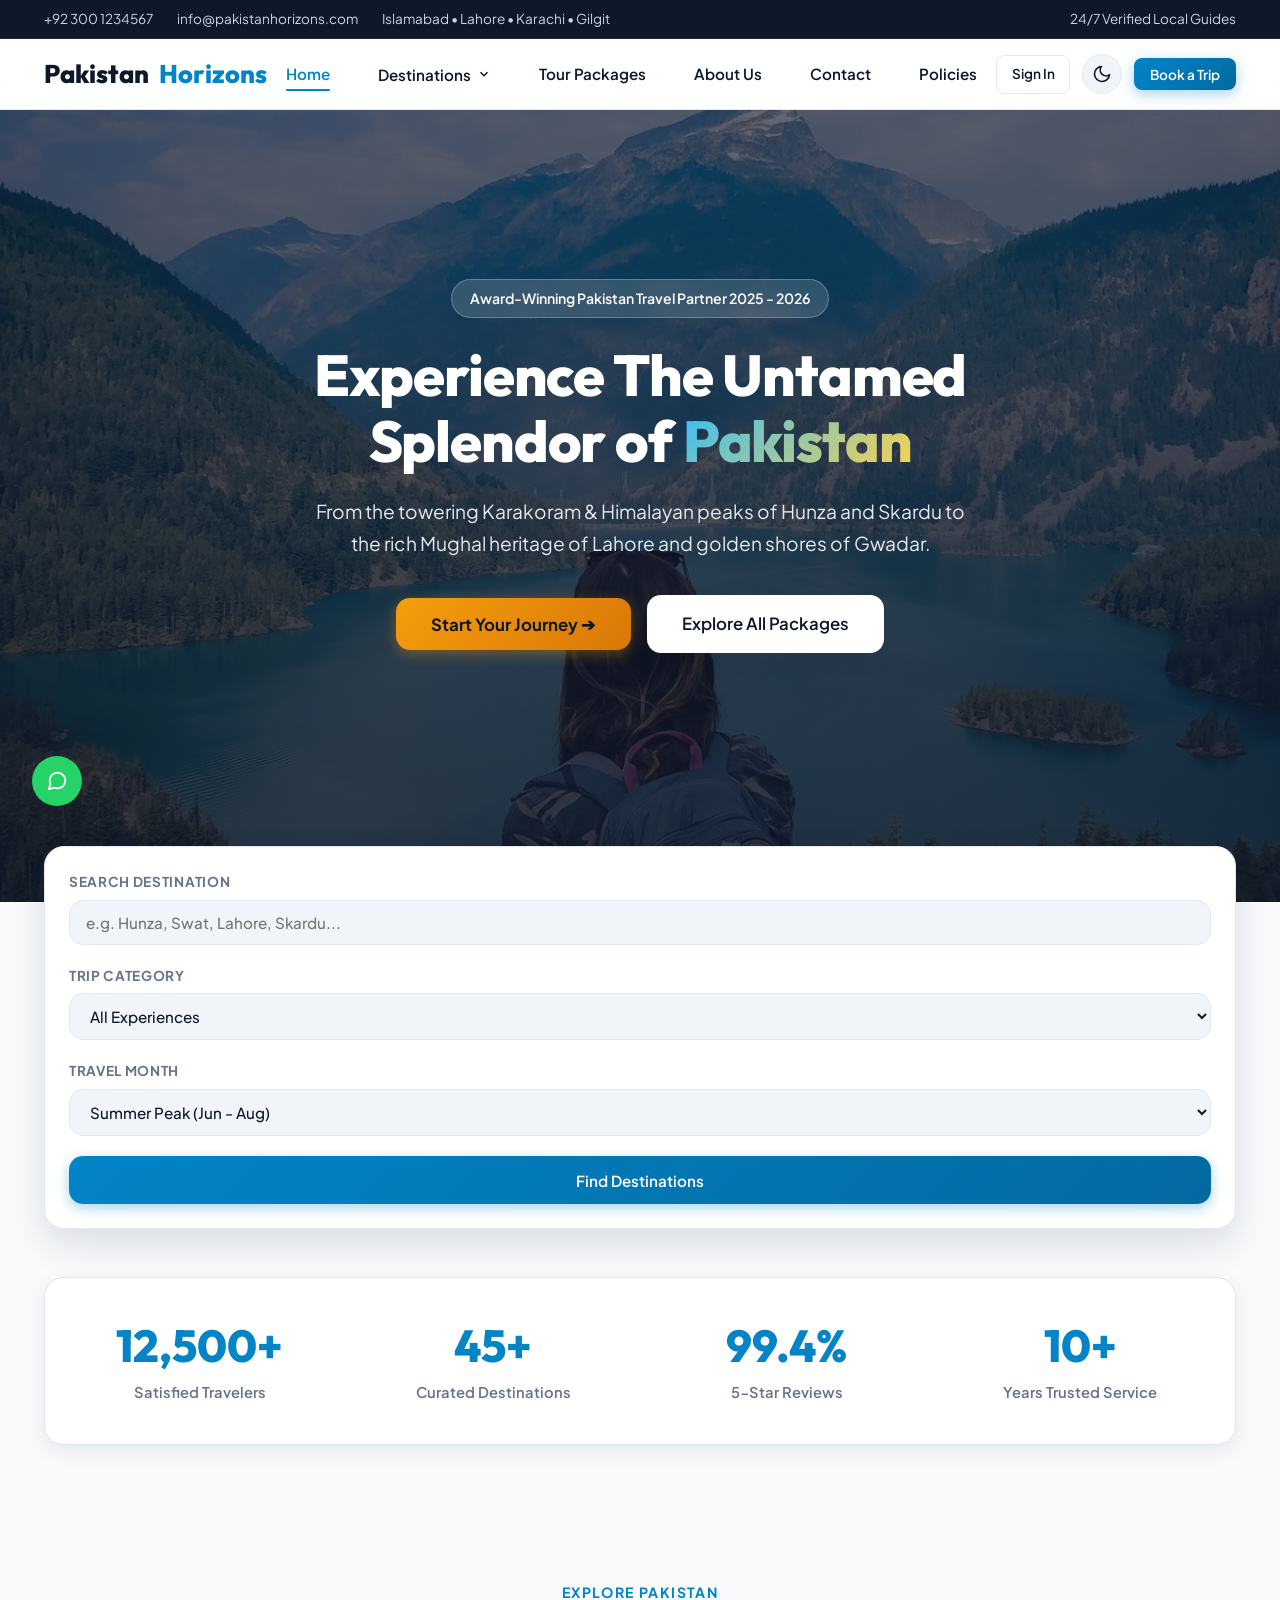
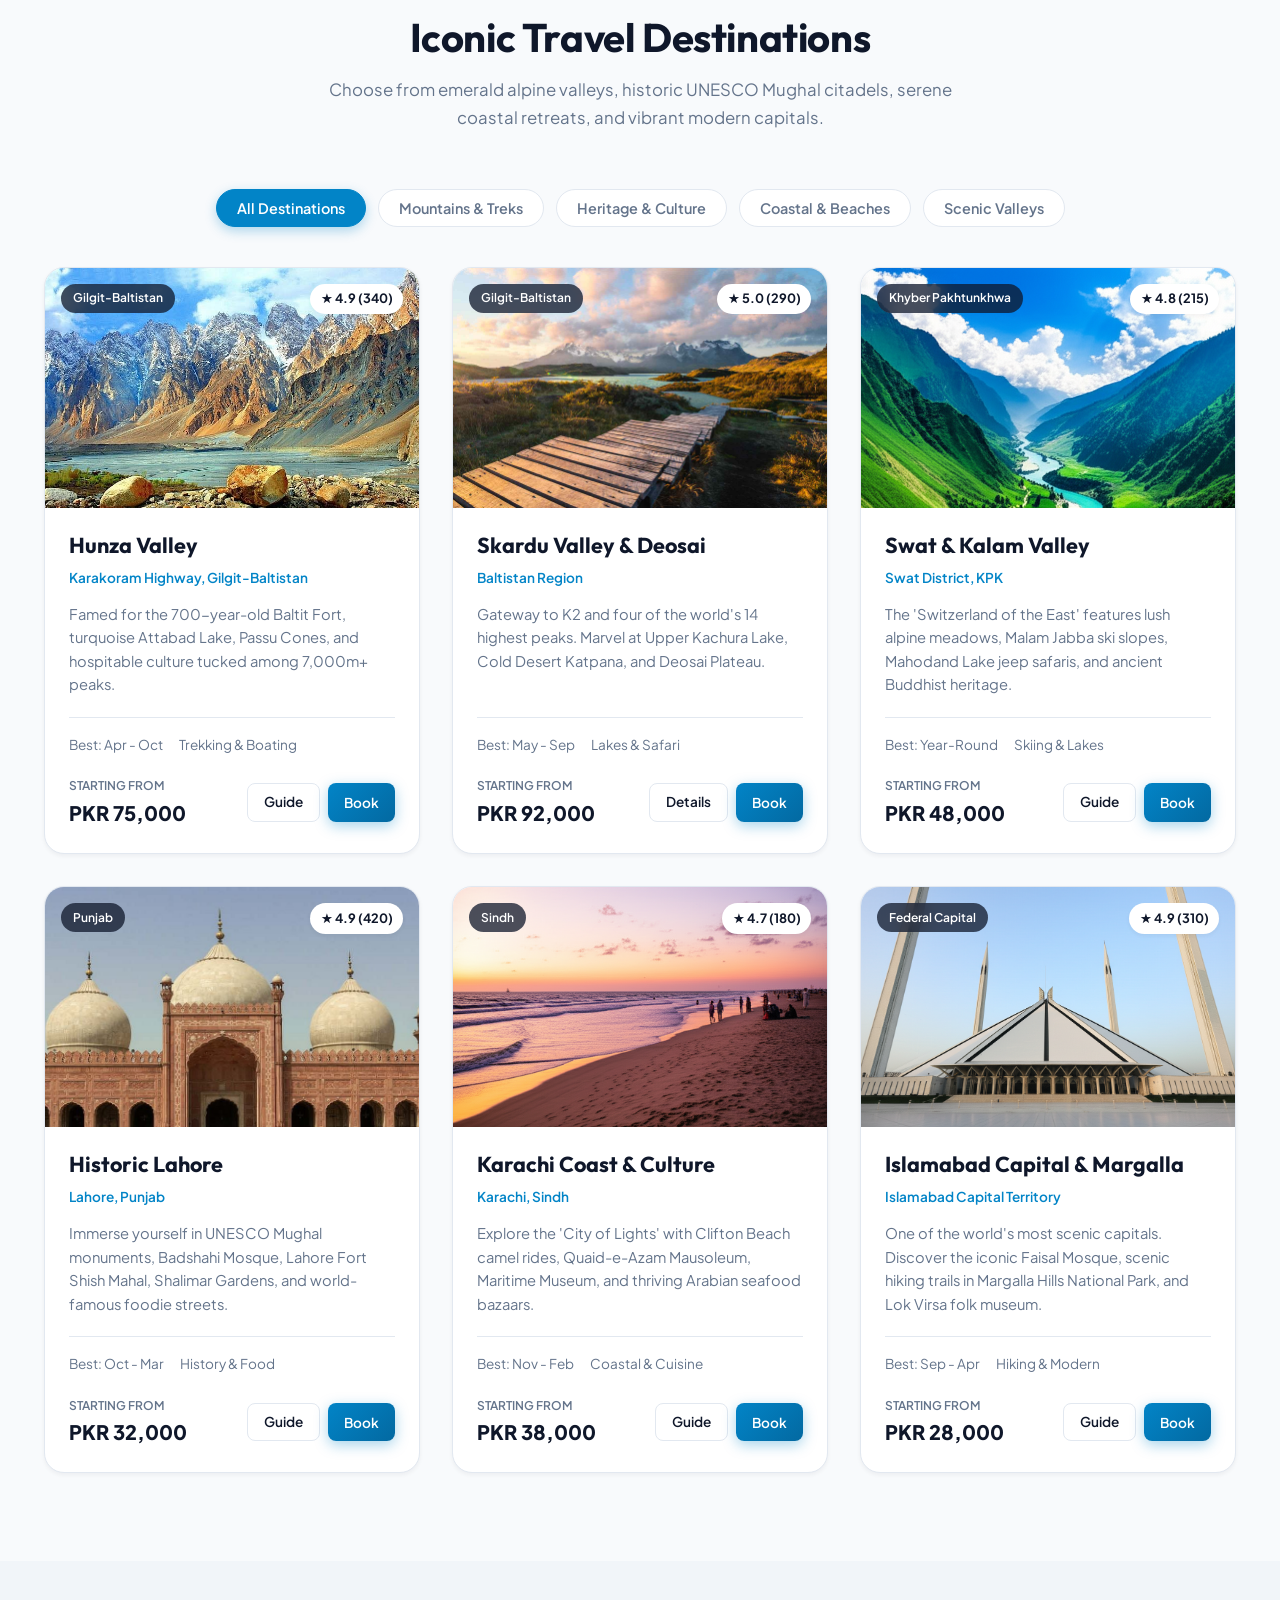
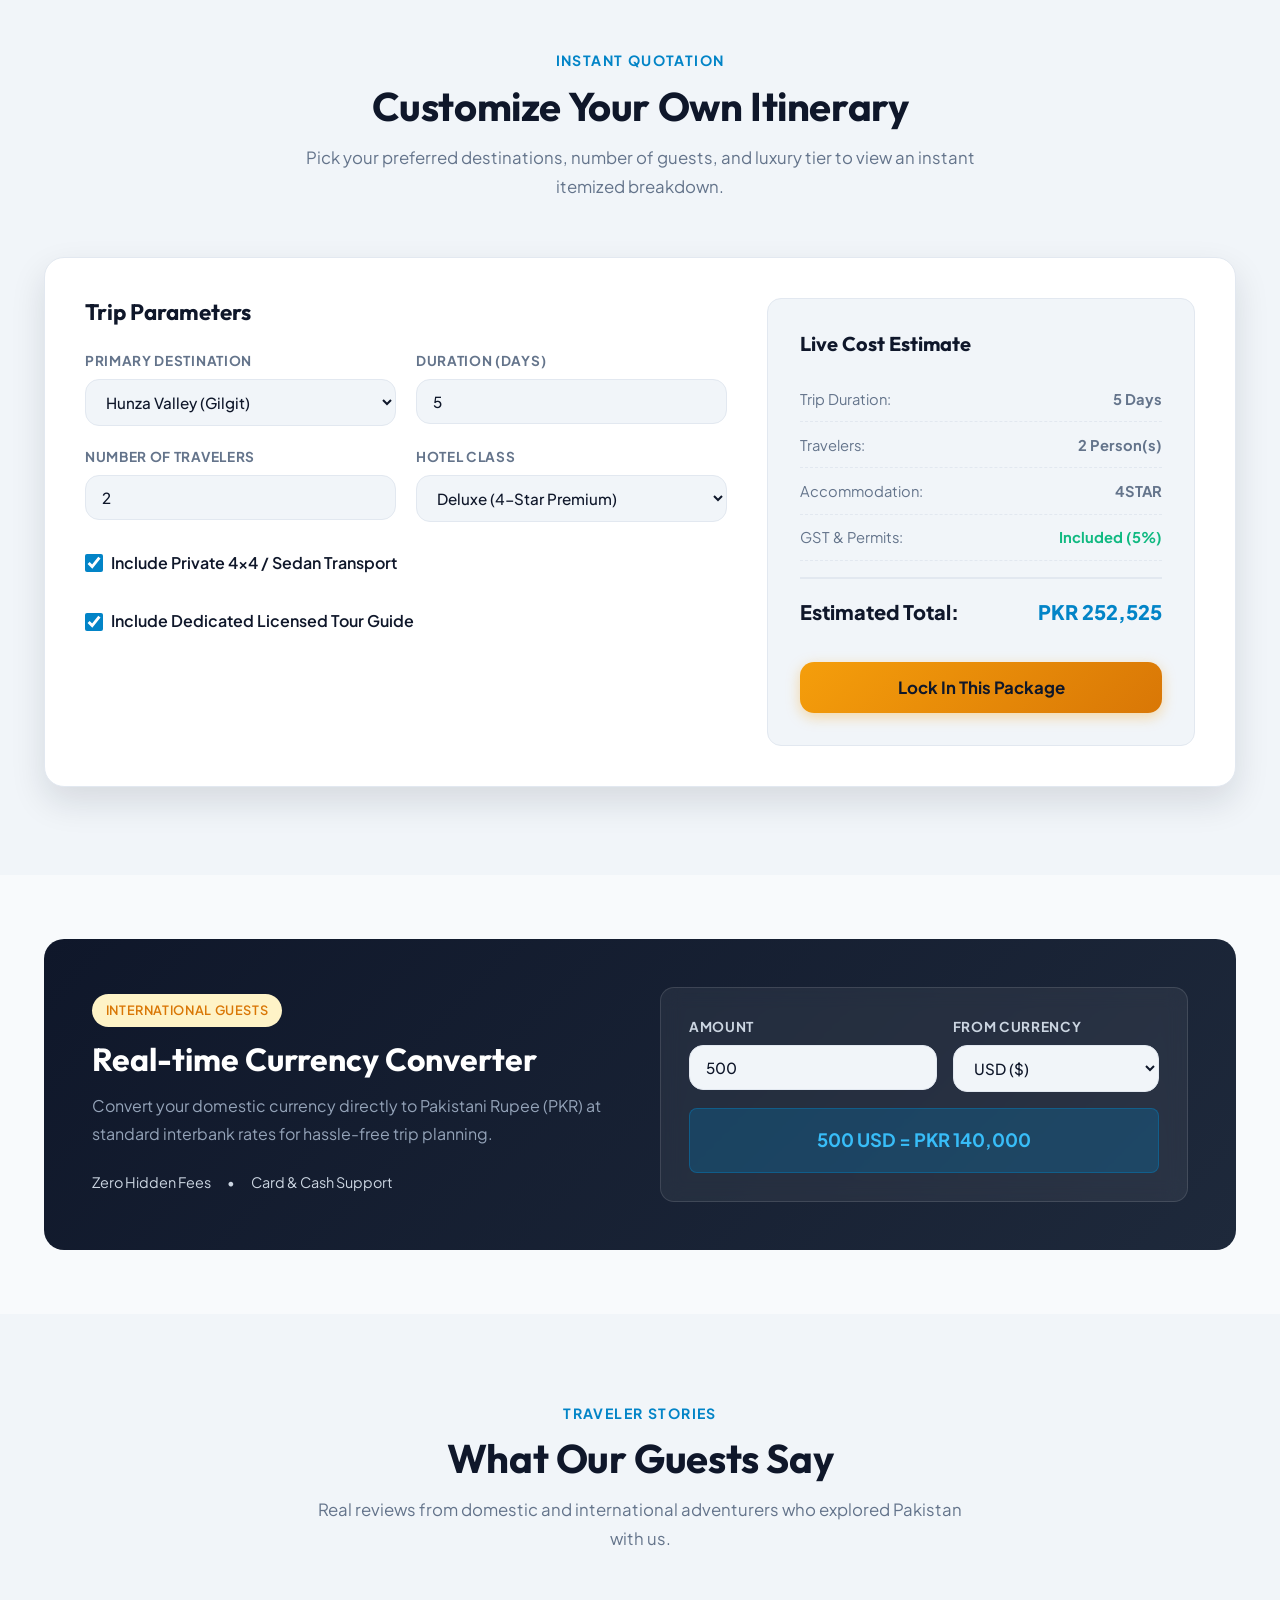
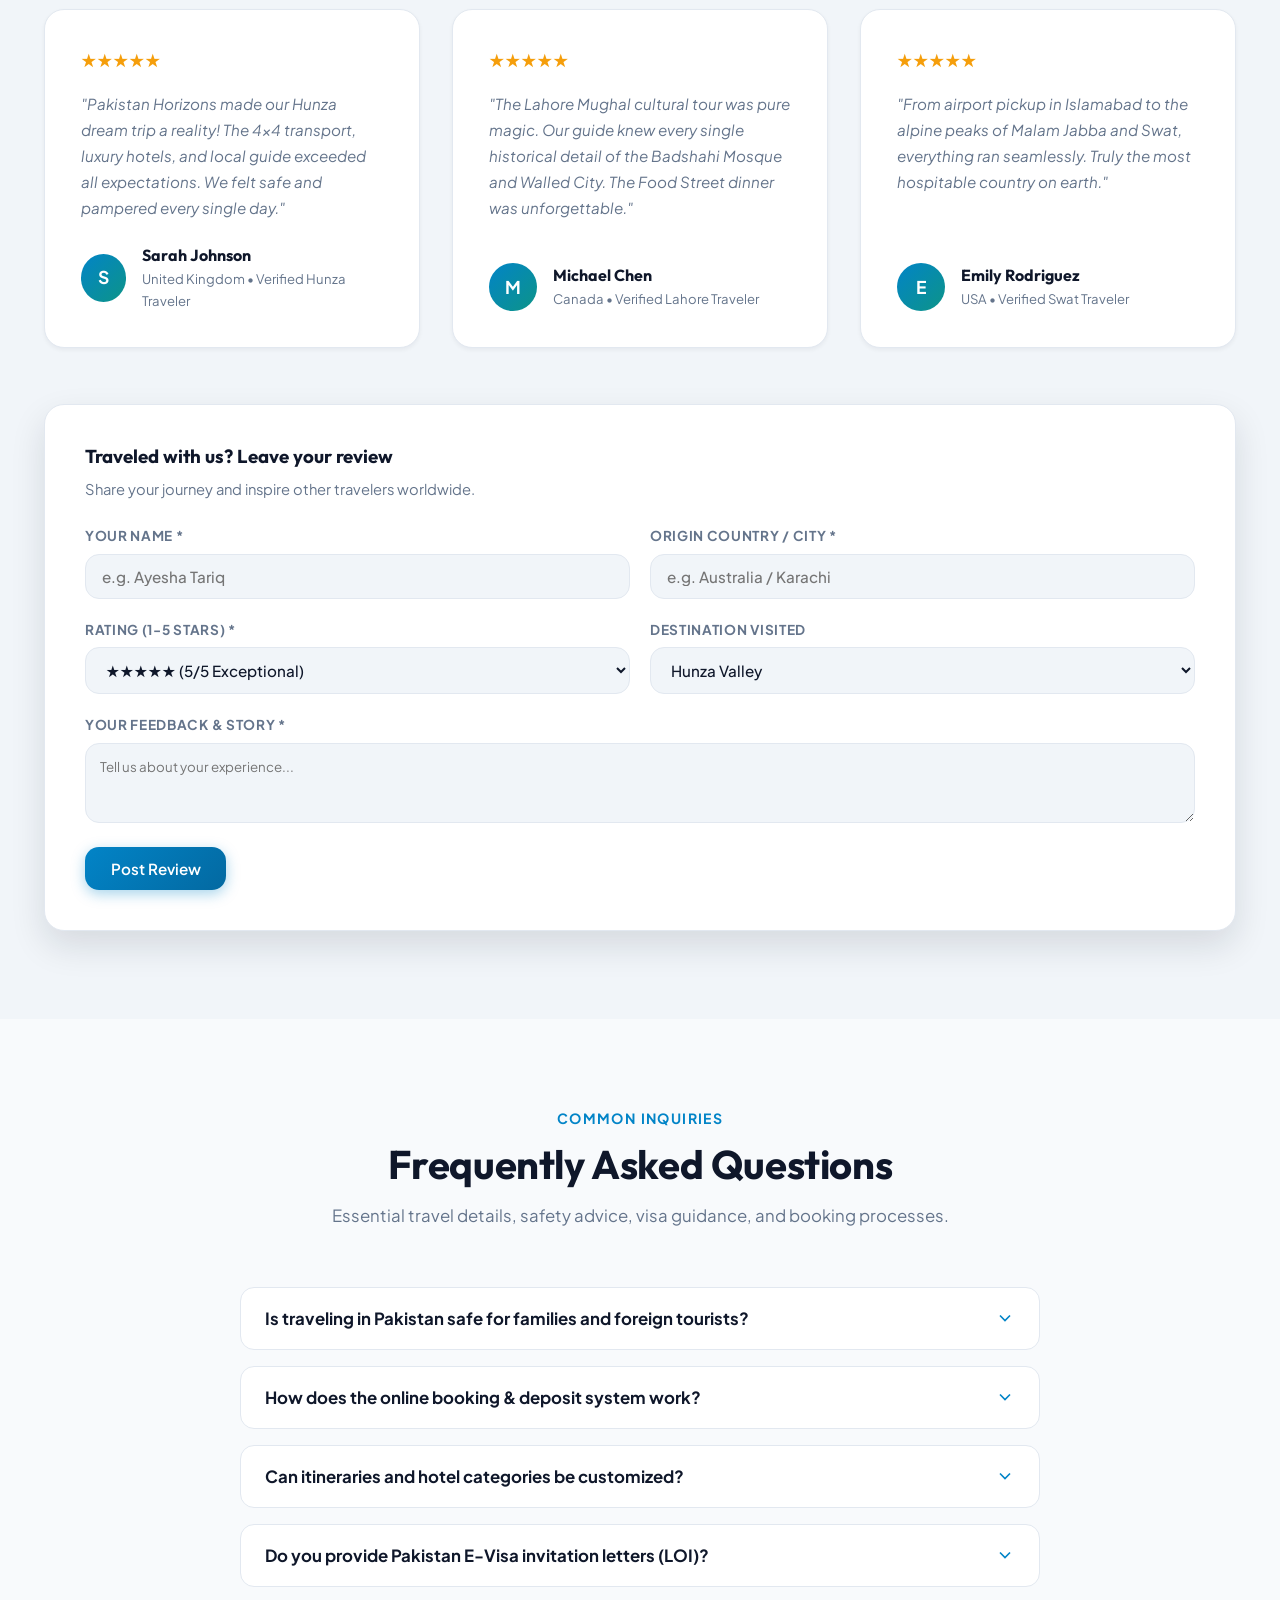
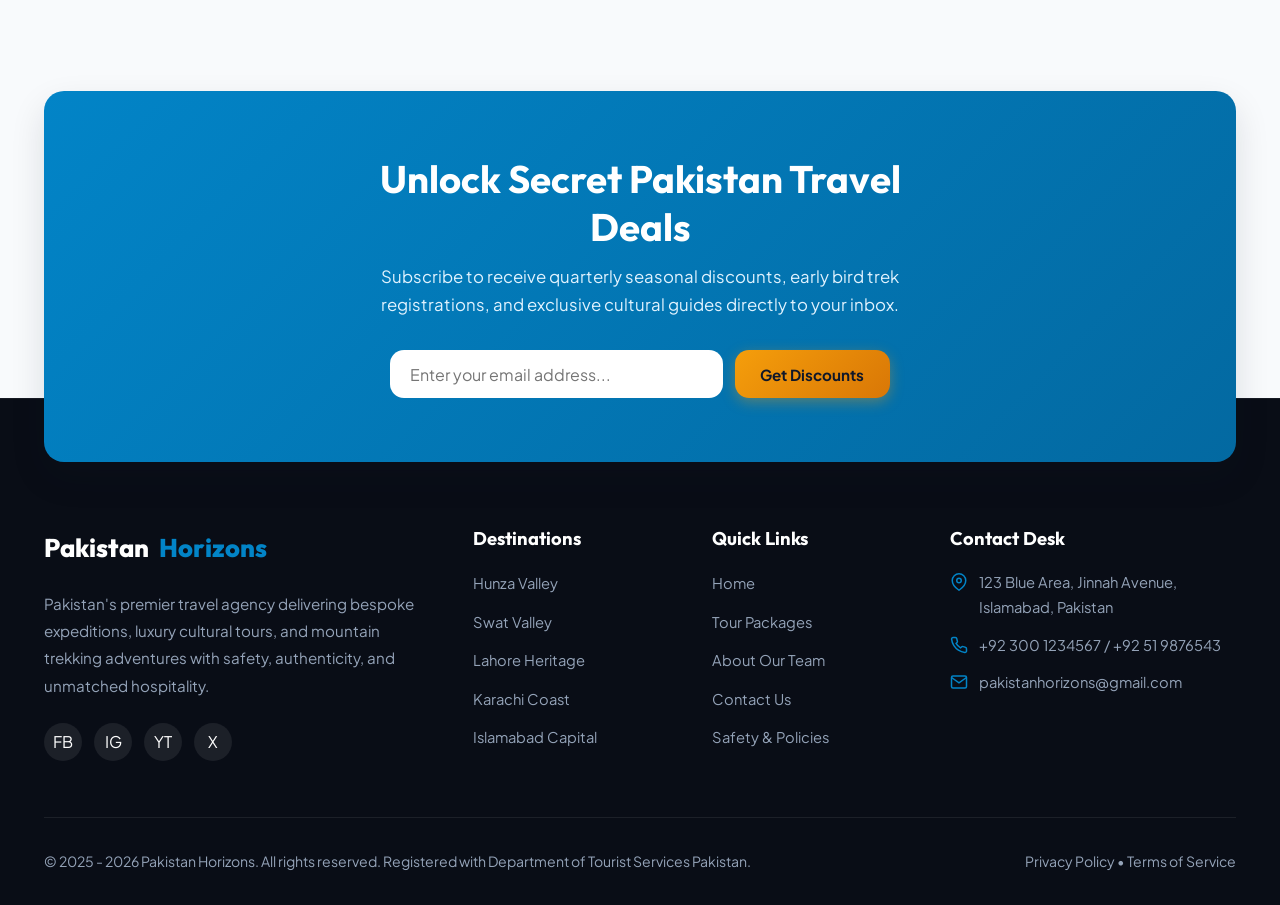
<file: index.html>
<!DOCTYPE html>
<html lang="en">
<head>
  <meta charset="UTF-8">
  <meta name="viewport" content="width=device-width, initial-scale=1.0">
  <title>Pakistan Horizons - Discover Breathtaking Adventures & Tours</title>
  <meta name="description" content="Explore Pakistan's most enchanting destinations with Pakistan Horizons. Certified tour packages to Hunza Valley, Swat, Skardu, Lahore Heritage, and Gwadar Beach.">
  <link href="https://fonts.googleapis.com/css2?family=Outfit:wght@400;500;600;700;800&family=Plus+Jakarta+Sans:wght@300;400;500;600;700&display=swap" rel="stylesheet">
  <link rel="stylesheet" href="css/styles.css">
</head>
<body>

  <!-- Top Info Bar -->
  <div class="top-bar">
    <div class="container">
      <div class="top-bar-contact">
        <a href="tel:+923001234567">+92 300 1234567</a>
        <a href="mailto:pakistanhorizons@gmail.com">info@pakistanhorizons.com</a>
        <span>Islamabad • Lahore • Karachi • Gilgit</span>
      </div>
      <div class="top-bar-actions">
        <span>24/7 Verified Local Guides</span>
      </div>
    </div>
  </div>

  <!-- Navigation -->
  <nav class="navbar">
    <div class="container nav-container">
      <a href="index.html" class="logo">
        Pakistan<span>Horizons</span>
      </a>

      <ul class="nav-menu">
        <li><a href="index.html" class="nav-link active">Home</a></li>
        <li class="dropdown">
          <a href="#destinations" class="nav-link dropdown-toggle">
            Destinations
            <svg width="14" height="14" viewBox="0 0 24 24" fill="none" stroke="currentColor" stroke-width="2.5"><polyline points="6 9 12 15 18 9"></polyline></svg>
          </a>
          <ul class="dropdown-menu">
            <li><a href="html/lahore.html" class="dropdown-link">Lahore Heritage</a></li>
            <li><a href="html/karachi.html" class="dropdown-link">Karachi Coast</a></li>
            <li><a href="html/islamabad.html" class="dropdown-link">Islamabad Capital</a></li>
            <li><a href="html/hunza.html" class="dropdown-link">Hunza Valley</a></li>
            <li><a href="html/swat.html" class="dropdown-link">Swat Valley</a></li>
          </ul>
        </li>
        <li><a href="html/packages.html" class="nav-link">Tour Packages</a></li>
        <li><a href="html/about.html" class="nav-link">About Us</a></li>
        <li><a href="html/contact.html" class="nav-link">Contact</a></li>
        <li><a href="html/policies.html" class="nav-link">Policies</a></li>
      </ul>

      <div class="nav-actions">
        <button id="themeToggleBtn" class="theme-toggle-btn" aria-label="Toggle Theme">
          <svg width="18" height="18" viewBox="0 0 24 24" fill="none" stroke="currentColor" stroke-width="2" stroke-linecap="round" stroke-linejoin="round">
            <path d="M21 12.79A9 9 0 1 1 11.21 3 7 7 0 0 0 21 12.79z"></path>
          </svg>
        </button>
        <button class="btn btn-primary btn-sm" data-open-booking data-tour-title="Custom Pakistan Explorer" data-tour-price="50000" data-tour-days="6">
          Book a Trip
        </button>
        <div class="nav-toggle">
          <span></span>
          <span></span>
          <span></span>
        </div>
      </div>
    </div>
  </nav>

  <!-- Hero Section -->
  <section class="hero">
    <div class="container">
      <div class="hero-content">
        <div class="hero-badge">
          Award-Winning Pakistan Travel Partner 2025 - 2026
        </div>
        <h1 class="hero-title">
          Experience The Untamed Splendor of <span class="highlight">Pakistan</span>
        </h1>
        <p class="hero-subtitle">
          From the towering Karakoram & Himalayan peaks of Hunza and Skardu to the rich Mughal heritage of Lahore and golden shores of Gwadar.
        </p>
        <div class="hero-actions">
          <button class="btn btn-accent btn-lg" data-open-booking data-tour-title="Signature Pakistan Grand Tour" data-tour-price="65000" data-tour-days="7">
            Start Your Journey ➔
          </button>
          <a href="html/packages.html" class="btn btn-white btn-lg">
            Explore All Packages
          </a>
        </div>
      </div>
    </div>
  </section>

  <!-- Quick Search / Booking Floating Bar -->
  <div class="container">
    <div class="search-card">
      <form id="heroSearchForm" class="search-form-grid">
        <div class="search-field">
          <label>Search Destination</label>
          <input type="text" id="destSearchInput" placeholder="e.g. Hunza, Swat, Lahore, Skardu...">
        </div>
        <div class="search-field">
          <label>Trip Category</label>
          <select id="destCategorySelect">
            <option value="all">All Experiences</option>
            <option value="mountains">Mountains & Treks</option>
            <option value="culture">Heritage & Culture</option>
            <option value="coastal">Coastal & Beaches</option>
            <option value="valleys">Scenic Valleys</option>
          </select>
        </div>
        <div class="search-field">
          <label>Travel Month</label>
          <select>
            <option>Spring (Mar - May)</option>
            <option selected>Summer Peak (Jun - Aug)</option>
            <option>Autumn Foliage (Sep - Nov)</option>
            <option>Winter Snow & Ski (Dec - Feb)</option>
          </select>
        </div>
        <button type="submit" class="btn btn-primary" style="height: 48px;">
          Find Destinations
        </button>
      </form>
    </div>
  </div>

  <!-- Stats Counter Bar -->
  <div class="container">
    <div class="stats-bar">
      <div class="stat-item">
        <h3>12,500+</h3>
        <p>Satisfied Travelers</p>
      </div>
      <div class="stat-item">
        <h3>45+</h3>
        <p>Curated Destinations</p>
      </div>
      <div class="stat-item">
        <h3>99.4%</h3>
        <p>5-Star Reviews</p>
      </div>
      <div class="stat-item">
        <h3>10+</h3>
        <p>Years Trusted Service</p>
      </div>
    </div>
  </div>

  <!-- Featured Destinations Section -->
  <section id="destinations" class="section">
    <div class="container">
      <div class="section-header">
        <span class="section-tag">Explore Pakistan</span>
        <h2 class="section-title">Iconic Travel Destinations</h2>
        <p class="section-description">Choose from emerald alpine valleys, historic UNESCO Mughal citadels, serene coastal retreats, and vibrant modern capitals.</p>
      </div>

      <!-- Filter Buttons -->
      <div class="filter-tabs">
        <button class="filter-btn active" data-filter="all">All Destinations</button>
        <button class="filter-btn" data-filter="mountains">Mountains & Treks</button>
        <button class="filter-btn" data-filter="culture">Heritage & Culture</button>
        <button class="filter-btn" data-filter="coastal">Coastal & Beaches</button>
        <button class="filter-btn" data-filter="valleys">Scenic Valleys</button>
      </div>

      <!-- Destinations Grid -->
      <div class="destinations-grid">

        <!-- Card 1: Hunza Valley -->
        <div class="destination-card" data-category="mountains valleys">
          <div class="card-image-wrap">
            <img src="images/hunza-valley.jpg" alt="Hunza Valley with snowcapped peaks">
            <span class="card-floating-badge">Gilgit-Baltistan</span>
            <span class="card-rating-badge">★ 4.9 (340)</span>
          </div>
          <div class="card-body">
            <div class="card-header-row">
              <h3 class="card-title">Hunza Valley</h3>
            </div>
            <div class="card-location">Karakoram Highway, Gilgit-Baltistan</div>
            <p class="card-text">Famed for the 700-year-old Baltit Fort, turquoise Attabad Lake, Passu Cones, and hospitable culture tucked among 7,000m+ peaks.</p>
            <div class="card-meta-list">
              <div class="card-meta-item">Best: Apr - Oct</div>
              <div class="card-meta-item">Trekking & Boating</div>
            </div>
            <div class="card-footer">
              <div class="card-price">
                <span class="card-price-label">Starting From</span>
                <span class="card-price-val">PKR 75,000</span>
              </div>
              <div style="display: flex; gap: 0.5rem;">
                <a href="html/hunza.html" class="btn btn-outline btn-sm">Guide</a>
                <button class="btn btn-primary btn-sm" data-open-booking data-tour-title="Hunza Valley Explorer" data-tour-price="75000" data-tour-days="7">Book</button>
              </div>
            </div>
          </div>
        </div>

        <!-- Card 2: Skardu Valley -->
        <div class="destination-card" data-category="mountains valleys">
          <div class="card-image-wrap">
            <img src="images/destination1.jpg" alt="Skardu Valley scenic mountains and lakes">
            <span class="card-floating-badge">Gilgit-Baltistan</span>
            <span class="card-rating-badge">★ 5.0 (290)</span>
          </div>
          <div class="card-body">
            <div class="card-header-row">
              <h3 class="card-title">Skardu Valley & Deosai</h3>
            </div>
            <div class="card-location">Baltistan Region</div>
            <p class="card-text">Gateway to K2 and four of the world's 14 highest peaks. Marvel at Upper Kachura Lake, Cold Desert Katpana, and Deosai Plateau.</p>
            <div class="card-meta-list">
              <div class="card-meta-item">Best: May - Sep</div>
              <div class="card-meta-item">Lakes & Safari</div>
            </div>
            <div class="card-footer">
              <div class="card-price">
                <span class="card-price-label">Starting From</span>
                <span class="card-price-val">PKR 92,000</span>
              </div>
              <div style="display: flex; gap: 0.5rem;">
                <a href="html/packages.html" class="btn btn-outline btn-sm">Details</a>
                <button class="btn btn-primary btn-sm" data-open-booking data-tour-title="Skardu & Deosai Safari" data-tour-price="92000" data-tour-days="8">Book</button>
              </div>
            </div>
          </div>
        </div>

        <!-- Card 3: Swat & Kalam Valley -->
        <div class="destination-card" data-category="valleys mountains">
          <div class="card-image-wrap">
            <img src="images/kalam_valley.jpg" alt="Kalam Valley Swat river and pine forests">
            <span class="card-floating-badge">Khyber Pakhtunkhwa</span>
            <span class="card-rating-badge">★ 4.8 (215)</span>
          </div>
          <div class="card-body">
            <div class="card-header-row">
              <h3 class="card-title">Swat & Kalam Valley</h3>
            </div>
            <div class="card-location">Swat District, KPK</div>
            <p class="card-text">The 'Switzerland of the East' features lush alpine meadows, Malam Jabba ski slopes, Mahodand Lake jeep safaris, and ancient Buddhist heritage.</p>
            <div class="card-meta-list">
              <div class="card-meta-item">Best: Year-Round</div>
              <div class="card-meta-item">Skiing & Lakes</div>
            </div>
            <div class="card-footer">
              <div class="card-price">
                <span class="card-price-label">Starting From</span>
                <span class="card-price-val">PKR 48,000</span>
              </div>
              <div style="display: flex; gap: 0.5rem;">
                <a href="html/swat.html" class="btn btn-outline btn-sm">Guide</a>
                <button class="btn btn-primary btn-sm" data-open-booking data-tour-title="Swat & Kalam Explorer" data-tour-price="48000" data-tour-days="5">Book</button>
              </div>
            </div>
          </div>
        </div>

        <!-- Card 4: Lahore Cultural Heritage -->
        <div class="destination-card" data-category="culture">
          <div class="card-image-wrap">
            <img src="images/lahore-badshahi-mosque.jpg" alt="Badshahi Mosque Lahore illuminated at dusk">
            <span class="card-floating-badge">Punjab</span>
            <span class="card-rating-badge">★ 4.9 (420)</span>
          </div>
          <div class="card-body">
            <div class="card-header-row">
              <h3 class="card-title">Historic Lahore</h3>
            </div>
            <div class="card-location">Lahore, Punjab</div>
            <p class="card-text">Immerse yourself in UNESCO Mughal monuments, Badshahi Mosque, Lahore Fort Shish Mahal, Shalimar Gardens, and world-famous foodie streets.</p>
            <div class="card-meta-list">
              <div class="card-meta-item">Best: Oct - Mar</div>
              <div class="card-meta-item">History & Food</div>
            </div>
            <div class="card-footer">
              <div class="card-price">
                <span class="card-price-label">Starting From</span>
                <span class="card-price-val">PKR 32,000</span>
              </div>
              <div style="display: flex; gap: 0.5rem;">
                <a href="html/lahore.html" class="btn btn-outline btn-sm">Guide</a>
                <button class="btn btn-primary btn-sm" data-open-booking data-tour-title="Lahore Heritage Tour" data-tour-price="32000" data-tour-days="3">Book</button>
              </div>
            </div>
          </div>
        </div>

        <!-- Card 5: Karachi & Arabian Coast -->
        <div class="destination-card" data-category="coastal culture">
          <div class="card-image-wrap">
            <img src="images/clifton_beach.jpg" alt="Karachi Clifton Beach sunset over Arabian Sea">
            <span class="card-floating-badge">Sindh</span>
            <span class="card-rating-badge">★ 4.7 (180)</span>
          </div>
          <div class="card-body">
            <div class="card-header-row">
              <h3 class="card-title">Karachi Coast & Culture</h3>
            </div>
            <div class="card-location">Karachi, Sindh</div>
            <p class="card-text">Explore the 'City of Lights' with Clifton Beach camel rides, Quaid-e-Azam Mausoleum, Maritime Museum, and thriving Arabian seafood bazaars.</p>
            <div class="card-meta-list">
              <div class="card-meta-item">Best: Nov - Feb</div>
              <div class="card-meta-item">Coastal & Cuisine</div>
            </div>
            <div class="card-footer">
              <div class="card-price">
                <span class="card-price-label">Starting From</span>
                <span class="card-price-val">PKR 38,000</span>
              </div>
              <div style="display: flex; gap: 0.5rem;">
                <a href="html/karachi.html" class="btn btn-outline btn-sm">Guide</a>
                <button class="btn btn-primary btn-sm" data-open-booking data-tour-title="Karachi Coastal Tour" data-tour-price="38000" data-tour-days="3">Book</button>
              </div>
            </div>
          </div>
        </div>

        <!-- Card 6: Islamabad Capital & Margalla -->
        <div class="destination-card" data-category="culture mountains">
          <div class="card-image-wrap">
            <img src="images/faisal_mosque.jpg" alt="Faisal Mosque Islamabad against the Margalla Hills">
            <span class="card-floating-badge">Federal Capital</span>
            <span class="card-rating-badge">★ 4.9 (310)</span>
          </div>
          <div class="card-body">
            <div class="card-header-row">
              <h3 class="card-title">Islamabad Capital & Margalla</h3>
            </div>
            <div class="card-location">Islamabad Capital Territory</div>
            <p class="card-text">One of the world's most scenic capitals. Discover the iconic Faisal Mosque, scenic hiking trails in Margalla Hills National Park, and Lok Virsa folk museum.</p>
            <div class="card-meta-list">
              <div class="card-meta-item">Best: Sep - Apr</div>
              <div class="card-meta-item">Hiking & Modern</div>
            </div>
            <div class="card-footer">
              <div class="card-price">
                <span class="card-price-label">Starting From</span>
                <span class="card-price-val">PKR 28,000</span>
              </div>
              <div style="display: flex; gap: 0.5rem;">
                <a href="html/islamabad.html" class="btn btn-outline btn-sm">Guide</a>
                <button class="btn btn-primary btn-sm" data-open-booking data-tour-title="Islamabad Capital Retreat" data-tour-price="28000" data-tour-days="3">Book</button>
              </div>
            </div>
          </div>
        </div>

      </div>
    </div>
  </section>

  <!-- Interactive Trip Customizer / Calculator -->
  <section class="section" style="background: var(--bg-surface);">
    <div class="container">
      <div class="section-header">
        <span class="section-tag">Instant Quotation</span>
        <h2 class="section-title">Customize Your Own Itinerary</h2>
        <p class="section-description">Pick your preferred destinations, number of guests, and luxury tier to view an instant itemized breakdown.</p>
      </div>

      <div class="planner-box">
        <div class="planner-grid">
          <div class="planner-form-section">
            <h3>Trip Parameters</h3>
            <div class="planner-fields">
              <div class="search-field">
                <label>Primary Destination</label>
                <select id="calcCity">
                  <option value="hunza" selected>Hunza Valley (Gilgit)</option>
                  <option value="swat">Swat & Malam Jabba</option>
                  <option value="skardu">Skardu & Deosai</option>
                  <option value="lahore">Lahore Cultural Tour</option>
                  <option value="karachi">Karachi Coast & Maritime</option>
                  <option value="islamabad">Islamabad Capital</option>
                </select>
              </div>

              <div class="search-field">
                <label>Duration (Days)</label>
                <input type="number" id="calcDays" value="5" min="2" max="30">
              </div>

              <div class="search-field">
                <label>Number of Travelers</label>
                <input type="number" id="calcTravelers" value="2" min="1" max="50">
              </div>

              <div class="search-field">
                <label>Hotel Class</label>
                <select id="calcHotel">
                  <option value="3star">Standard (3-Star Boutique)</option>
                  <option value="4star" selected>Deluxe (4-Star Premium)</option>
                  <option value="5star">Luxury (5-Star / Palaces)</option>
                </select>
              </div>

              <div class="planner-full" style="display: flex; gap: 2rem; flex-wrap: wrap; margin-top: 0.5rem;">
                <label style="display: flex; align-items: center; gap: 0.5rem; cursor: pointer; font-weight: 600;">
                  <input type="checkbox" id="calcTransport" checked style="width: 18px; height: 18px; accent-color: var(--primary);">
                  Include Private 4x4 / Sedan Transport
                </label>
                <label style="display: flex; align-items: center; gap: 0.5rem; cursor: pointer; font-weight: 600;">
                  <input type="checkbox" id="calcGuide" checked style="width: 18px; height: 18px; accent-color: var(--primary);">
                  Include Dedicated Licensed Tour Guide
                </label>
              </div>
            </div>
          </div>

          <div class="planner-summary-card">
            <div>
              <h4 style="font-size: 1.25rem; margin-bottom: 1.25rem;">Live Cost Estimate</h4>
              <div class="summary-row">
                <span>Trip Duration:</span>
                <strong id="calcDaysCount">5 Days</strong>
              </div>
              <div class="summary-row">
                <span>Travelers:</span>
                <strong id="calcGuestsCount">2 Person(s)</strong>
              </div>
              <div class="summary-row">
                <span>Accommodation:</span>
                <strong id="calcHotelTierText">DELUXE</strong>
              </div>
              <div class="summary-row">
                <span>GST & Permits:</span>
                <strong style="color: #10b981;">Included (5%)</strong>
              </div>
              <div class="summary-row total">
                <span>Estimated Total:</span>
                <span id="calcTotalOutput" style="color: var(--primary);">PKR 120,000</span>
              </div>
            </div>

            <button id="calcBookNowBtn" 
                    class="btn btn-accent btn-lg" 
                    style="margin-top: 1.5rem; width: 100%;" 
                    data-open-booking 
                    data-tour-title="Custom Tour: HUNZA (5 Days)" 
                    data-tour-price="120000" 
                    data-tour-days="5">
              Lock In This Package
            </button>
          </div>
        </div>
      </div>
    </div>
  </section>

  <!-- Currency Converter & Live Weather Section -->
  <div class="container">
    <div class="tools-banner">
      <div class="tools-info">
        <span class="badge badge-accent" style="margin-bottom: 0.75rem;">International Guests</span>
        <h3>Real-time Currency Converter</h3>
        <p>Convert your domestic currency directly to Pakistani Rupee (PKR) at standard interbank rates for hassle-free trip planning.</p>
        <div style="display: flex; gap: 1rem; color: #cbd5e1; font-size: 0.9rem;">
          <span>Zero Hidden Fees</span>
          <span>•</span>
          <span>Card & Cash Support</span>
        </div>
      </div>

      <div class="converter-widget">
        <div class="converter-inputs">
          <div class="search-field">
            <label style="color: #cbd5e1;">Amount</label>
            <input type="number" id="currencyAmount" value="500" min="1">
          </div>
          <div class="search-field">
            <label style="color: #cbd5e1;">From Currency</label>
            <select id="currencyFrom">
              <option value="USD" selected>USD ($)</option>
              <option value="EUR">EUR (€)</option>
              <option value="GBP">GBP (£)</option>
              <option value="AED">AED (AED)</option>
              <option value="SAR">SAR (SAR)</option>
              <option value="CAD">CAD (C$)</option>
            </select>
          </div>
        </div>
        <div class="converter-result" id="currencyOutput">
          500 USD = PKR 140,000
        </div>
      </div>
    </div>
  </div>

  <!-- Testimonials & Dynamic Reviews Section -->
  <section class="section testimonials-section">
    <div class="container">
      <div class="section-header">
        <span class="section-tag">Traveler Stories</span>
        <h2 class="section-title">What Our Guests Say</h2>
        <p class="section-description">Real reviews from domestic and international adventurers who explored Pakistan with us.</p>
      </div>

      <div class="testimonials-grid" id="dynamicReviewsGrid">
        <div class="testimonial-card">
          <div class="testimonial-stars">★★★★★</div>
          <p class="testimonial-quote">"Pakistan Horizons made our Hunza dream trip a reality! The 4x4 transport, luxury hotels, and local guide exceeded all expectations. We felt safe and pampered every single day."</p>
          <div class="testimonial-author-wrap">
            <div class="author-avatar">S</div>
            <div class="author-info">
              <h4>Sarah Johnson</h4>
              <p>United Kingdom • Verified Hunza Traveler</p>
            </div>
          </div>
        </div>

        <div class="testimonial-card">
          <div class="testimonial-stars">★★★★★</div>
          <p class="testimonial-quote">"The Lahore Mughal cultural tour was pure magic. Our guide knew every single historical detail of the Badshahi Mosque and Walled City. The Food Street dinner was unforgettable."</p>
          <div class="testimonial-author-wrap">
            <div class="author-avatar">M</div>
            <div class="author-info">
              <h4>Michael Chen</h4>
              <p>Canada • Verified Lahore Traveler</p>
            </div>
          </div>
        </div>

        <div class="testimonial-card">
          <div class="testimonial-stars">★★★★★</div>
          <p class="testimonial-quote">"From airport pickup in Islamabad to the alpine peaks of Malam Jabba and Swat, everything ran seamlessly. Truly the most hospitable country on earth."</p>
          <div class="testimonial-author-wrap">
            <div class="author-avatar">E</div>
            <div class="author-info">
              <h4>Emily Rodriguez</h4>
              <p>USA • Verified Swat Traveler</p>
            </div>
          </div>
        </div>
      </div>

      <!-- Add Review Section -->
      <div class="planner-box" style="margin-top: 3.5rem;">
        <h3 style="margin-bottom: 0.5rem;">Traveled with us? Leave your review</h3>
        <p style="color: var(--text-muted); font-size: 0.92rem; margin-bottom: 1.5rem;">Share your journey and inspire other travelers worldwide.</p>
        <form id="submitReviewForm">
          <div class="planner-fields" style="margin-bottom: 1.25rem;">
            <div class="search-field">
              <label>Your Name *</label>
              <input type="text" id="revName" placeholder="e.g. Ayesha Tariq" required>
            </div>
            <div class="search-field">
              <label>Origin Country / City *</label>
              <input type="text" id="revLocation" placeholder="e.g. Australia / Karachi" required>
            </div>
            <div class="search-field">
              <label>Rating (1-5 Stars) *</label>
              <select id="revRating">
                <option value="5" selected>★★★★★ (5/5 Exceptional)</option>
                <option value="4">★★★★☆ (4/5 Very Good)</option>
                <option value="3">★★★☆☆ (3/5 Average)</option>
              </select>
            </div>
            <div class="search-field">
              <label>Destination Visited</label>
              <select>
                <option>Hunza Valley</option>
                <option>Swat & Kalam</option>
                <option>Skardu & Deosai</option>
                <option>Lahore Cultural</option>
                <option>Gwadar Coast</option>
              </select>
            </div>
          </div>
          <div class="search-field" style="margin-bottom: 1.5rem;">
            <label>Your Feedback & Story *</label>
            <textarea id="revText" rows="3" placeholder="Tell us about your experience..." required style="width: 100%; padding: 0.85rem; border: 1.5px solid var(--border-color); border-radius: var(--radius-md); background: var(--bg-surface); color: var(--text-main);"></textarea>
          </div>
          <button type="submit" class="btn btn-primary">Post Review</button>
        </form>
      </div>

    </div>
  </section>

  <!-- FAQ Section -->
  <section class="section">
    <div class="container">
      <div class="section-header">
        <span class="section-tag">Common Inquiries</span>
        <h2 class="section-title">Frequently Asked Questions</h2>
        <p class="section-description">Essential travel details, safety advice, visa guidance, and booking processes.</p>
      </div>

      <div class="faq-wrap">
        <div class="faq-item">
          <button class="faq-question">
            <span>Is traveling in Pakistan safe for families and foreign tourists?</span>
            <svg width="20" height="20" viewBox="0 0 24 24" fill="none" stroke="currentColor" stroke-width="2"><polyline points="6 9 12 15 18 9"></polyline></svg>
          </button>
          <div class="faq-answer">
            <p>Yes, absolutely. Pakistan welcomes millions of international and domestic tourists each year. The northern areas (Hunza, Skardu, Swat) are widely known for low crime rates and extraordinary local hospitality. All our tours are accompanied by verified local guides and certified luxury transport.</p>
          </div>
        </div>

        <div class="faq-item">
          <button class="faq-question">
            <span>How does the online booking & deposit system work?</span>
            <svg width="20" height="20" viewBox="0 0 24 24" fill="none" stroke="currentColor" stroke-width="2"><polyline points="6 9 12 15 18 9"></polyline></svg>
          </button>
          <div class="faq-answer">
            <p>You can reserve any tour package instantly with zero upfront charge. Once submitted, our dedicated tour coordinator will send an official itinerary, lock your hotel rooms, and provide convenient payment options (bank transfer, credit card, or international wire).</p>
          </div>
        </div>

        <div class="faq-item">
          <button class="faq-question">
            <span>Can itineraries and hotel categories be customized?</span>
            <svg width="20" height="20" viewBox="0 0 24 24" fill="none" stroke="currentColor" stroke-width="2"><polyline points="6 9 12 15 18 9"></polyline></svg>
          </button>
          <div class="faq-answer">
            <p>100%! All our packages can be modified according to your flight timings, family group size, budget, or preferred hotel tier (3-star boutique up to 5-star Serena/Luxus palaces).</p>
          </div>
        </div>

        <div class="faq-item">
          <button class="faq-question">
            <span>Do you provide Pakistan E-Visa invitation letters (LOI)?</span>
            <svg width="20" height="20" viewBox="0 0 24 24" fill="none" stroke="currentColor" stroke-width="2"><polyline points="6 9 12 15 18 9"></polyline></svg>
          </button>
          <div class="faq-answer">
            <p>Yes. As a government-registered tour operator, we issue official Letters of Invitation (LOI), hotel booking vouchers, and itinerary confirmations required for your Pakistan Online Visa application.</p>
          </div>
        </div>
      </div>
    </div>
  </section>

  <!-- Newsletter Section -->
  <div class="container">
    <div class="newsletter-section">
      <div class="newsletter-content">
        <h2>Unlock Secret Pakistan Travel Deals</h2>
        <p>Subscribe to receive quarterly seasonal discounts, early bird trek registrations, and exclusive cultural guides directly to your inbox.</p>
        <form class="newsletter-form">
          <input type="email" placeholder="Enter your email address..." required>
          <button type="submit" class="btn btn-accent">Get Discounts</button>
        </form>
      </div>
    </div>
  </div>

  <!-- Footer -->
  <footer class="footer">
    <div class="container">
      <div class="footer-grid">
        <div class="footer-brand">
          <a href="index.html" class="logo">Pakistan<span>Horizons</span></a>
          <p>Pakistan's premier travel agency delivering bespoke expeditions, luxury cultural tours, and mountain trekking adventures with safety, authenticity, and unmatched hospitality.</p>
          <div class="social-bar">
            <a href="#" class="social-icon" title="Facebook">FB</a>
            <a href="#" class="social-icon" title="Instagram">IG</a>
            <a href="#" class="social-icon" title="YouTube">YT</a>
            <a href="#" class="social-icon" title="Twitter">X</a>
          </div>
        </div>

        <div class="footer-col">
          <h4>Destinations</h4>
          <ul class="footer-links">
            <li><a href="html/hunza.html">Hunza Valley</a></li>
            <li><a href="html/swat.html">Swat Valley</a></li>
            <li><a href="html/lahore.html">Lahore Heritage</a></li>
            <li><a href="html/karachi.html">Karachi Coast</a></li>
            <li><a href="html/islamabad.html">Islamabad Capital</a></li>
          </ul>
        </div>

        <div class="footer-col">
          <h4>Quick Links</h4>
          <ul class="footer-links">
            <li><a href="index.html">Home</a></li>
            <li><a href="html/packages.html">Tour Packages</a></li>
            <li><a href="html/about.html">About Our Team</a></li>
            <li><a href="html/contact.html">Contact Us</a></li>
            <li><a href="html/policies.html">Safety & Policies</a></li>
          </ul>
        </div>

        <div class="footer-col">
          <h4>Contact Desk</h4>
          <ul class="footer-contact-info">
            <li>
              <svg width="18" height="18" viewBox="0 0 24 24" fill="none" stroke="currentColor" stroke-width="2"><path d="M21 10c0 7-9 13-9 13s-9-6-9-13a9 9 0 0 1 18 0z"></path><circle cx="12" cy="10" r="3"></circle></svg>
              <span>123 Blue Area, Jinnah Avenue, Islamabad, Pakistan</span>
            </li>
            <li>
              <svg width="18" height="18" viewBox="0 0 24 24" fill="none" stroke="currentColor" stroke-width="2"><path d="M22 16.92v3a2 2 0 0 1-2.18 2 19.79 19.79 0 0 1-8.63-3.07 19.5 19.5 0 0 1-6-6 19.79 19.79 0 0 1-3.07-8.67A2 2 0 0 1 4.11 2h3a2 2 0 0 1 2 1.72 12.84 12.84 0 0 0 .7 2.81 2 2 0 0 1-.45 2.11L8.09 9.91a16 16 0 0 0 6 6l1.27-1.27a2 2 0 0 1 2.11-.45 12.84 12.84 0 0 0 2.81.7A2 2 0 0 1 22 16.92z"></path></svg>
              <span>+92 300 1234567 / +92 51 9876543</span>
            </li>
            <li>
              <svg width="18" height="18" viewBox="0 0 24 24" fill="none" stroke="currentColor" stroke-width="2"><path d="M4 4h16c1.1 0 2 .9 2 2v12c0 1.1-.9 2-2 2H4c-1.1 0-2-.9-2-2V6c0-1.1.9-2 2-2z"></path><polyline points="22,6 12,13 2,6"></polyline></svg>
              <span>pakistanhorizons@gmail.com</span>
            </li>
          </ul>
        </div>
      </div>

      <div class="footer-bottom">
        <p>&copy; 2025 - 2026 Pakistan Horizons. All rights reserved. Registered with Department of Tourist Services Pakistan.</p>
        <p><a href="html/policies.html" style="color: #94a3b8;">Privacy Policy</a> • <a href="html/policies.html" style="color: #94a3b8;">Terms of Service</a></p>
      </div>
    </div>
  </footer>

  <!-- Interactive Booking Modal -->
  <div class="modal-overlay" id="bookingModal">
    <div class="modal-box">
      <button class="modal-close-btn" id="closeBookingModal" aria-label="Close modal">✕</button>
      <div id="modalStepContainer">
        <div class="modal-header">
          <span class="badge badge-primary" style="margin-bottom: 0.5rem;">Instant Reservation</span>
          <h3 id="modalTourTitle">Pakistan Horizons Tour</h3>
          <p>Customize your options and reserve your spot. No immediate upfront charge required.</p>
        </div>

        <form id="tourBookingForm">
          <div class="search-form-grid" style="grid-template-columns: 1fr 1fr; margin-bottom: 1.25rem;">
            <div class="search-field">
              <label>Full Name *</label>
              <input type="text" id="modalName" placeholder="e.g. John Doe / Sarah Khan" required>
            </div>
            <div class="search-field">
              <label>Email Address *</label>
              <input type="email" id="modalEmail" placeholder="yourname@gmail.com" required>
            </div>
            <div class="search-field">
              <label>Phone / WhatsApp *</label>
              <input type="tel" id="modalPhone" placeholder="+92 300 0000000" required>
            </div>
            <div class="search-field">
              <label>Preferred Travel Date *</label>
              <input type="date" id="modalDate" required>
            </div>
            <div class="search-field">
              <label>Number of Guests</label>
              <input type="number" id="modalAdults" value="1" min="1" max="30" required>
            </div>
            <div class="search-field">
              <label>Accommodation Tier</label>
              <select id="modalTier">
                <option value="standard">Standard (3-Star)</option>
                <option value="deluxe" selected>Deluxe (+35%)</option>
                <option value="luxury">Luxury VIP (+75%)</option>
              </select>
            </div>
          </div>

          <div style="background: var(--bg-surface); padding: 1.25rem; border-radius: var(--radius-md); margin-bottom: 1.5rem; display: flex; justify-content: space-between; align-items: center;">
            <div>
              <span style="font-size: 0.85rem; color: var(--text-muted);">Base Price Per Person:</span>
              <div id="modalBasePrice" style="font-weight: 700; color: var(--text-main);">PKR 45,000</div>
            </div>
            <div style="text-align: right;">
              <span style="font-size: 0.85rem; color: var(--text-muted);">Total Estimated Cost:</span>
              <div id="modalEstimatedTotal" style="font-size: 1.4rem; font-weight: 800; color: var(--primary);">PKR 45,000</div>
            </div>
          </div>

          <button type="submit" class="btn btn-accent btn-lg" style="width: 100%;">
            Confirm Reservation & Generate Voucher
          </button>
        </form>
      </div>
    </div>
  </div>

  <!-- Floating Action Buttons -->
  <div class="floating-actions">
    <a href="https://wa.me/923001234567?text=Hello%20Pakistan%20Horizons%2C%20I%20would%20like%20to%20inquire%20about%20travel%20packages." target="_blank" class="float-btn float-whatsapp" title="Chat on WhatsApp">
      <svg width="22" height="22" viewBox="0 0 24 24" fill="none" stroke="currentColor" stroke-width="2" stroke-linecap="round" stroke-linejoin="round">
        <path d="M21 11.5a8.38 8.38 0 0 1-.9 3.8 8.5 8.5 0 0 1-7.6 4.7 8.38 8.38 0 0 1-3.8-.9L3 21l1.9-5.7a8.38 8.38 0 0 1-.9-3.8 8.5 8.5 0 0 1 4.7-7.6 8.38 8.38 0 0 1 3.8-.9h.5a8.48 8.48 0 0 1 8 8v.5z"></path>
      </svg>
    </a>
    <button id="floatTopBtn" class="float-btn float-top" title="Back to top">
      ▲
    </button>
  </div>

  <script src="js/firebase-config.js"></script>
  <script src="js/script.js"></script>
</body>
</html>
</file>
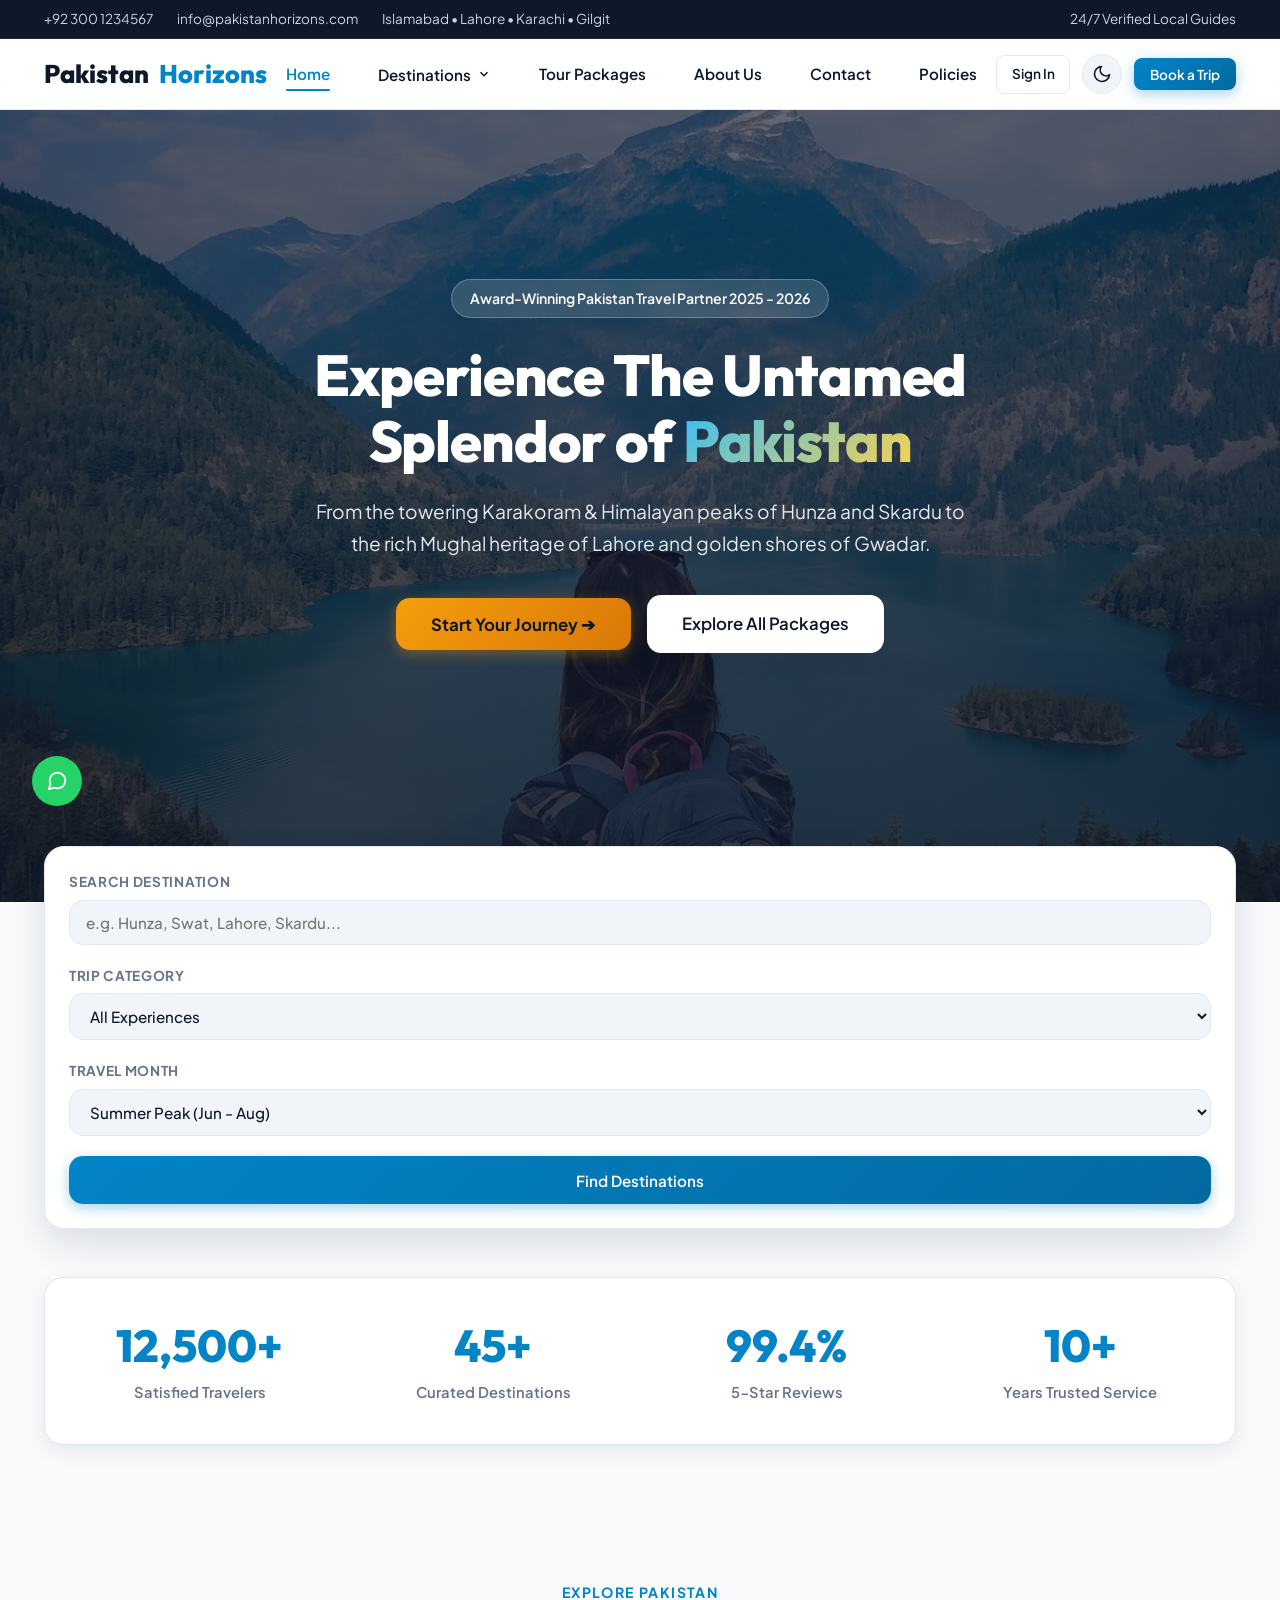
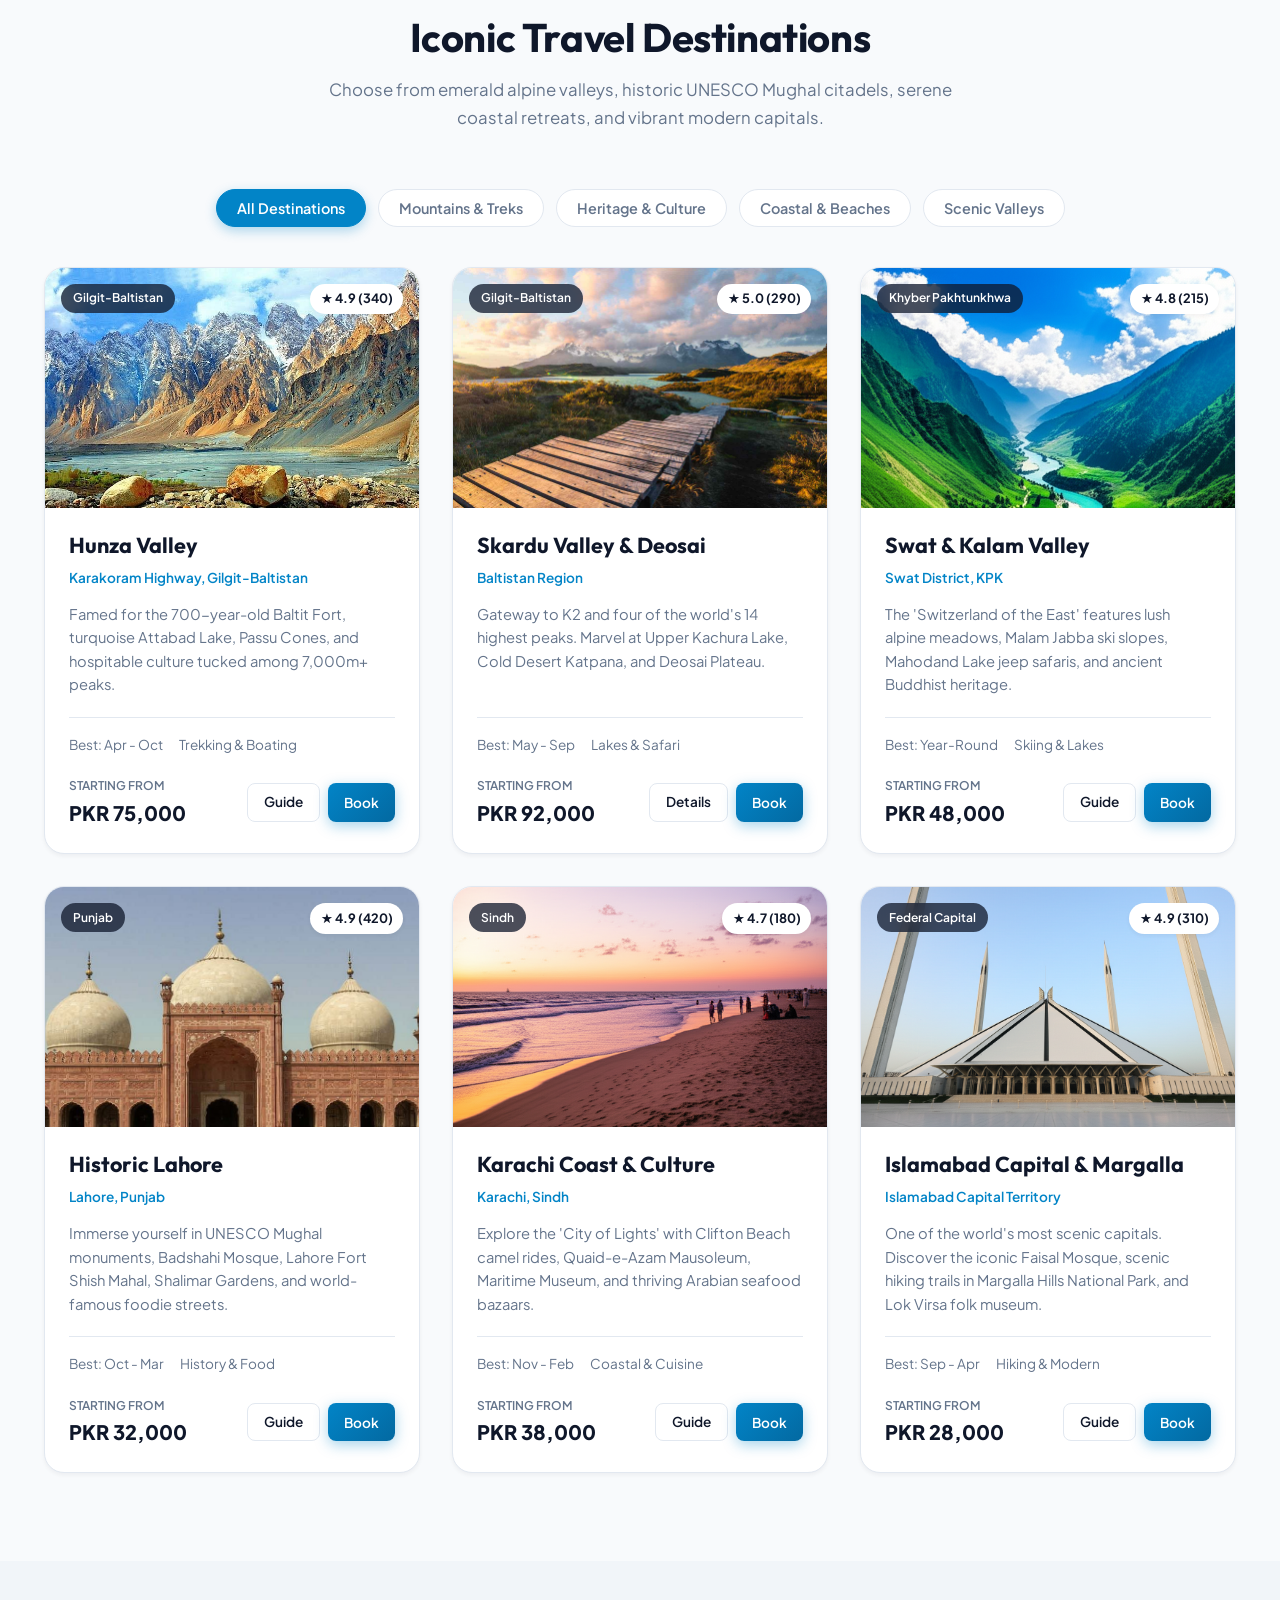
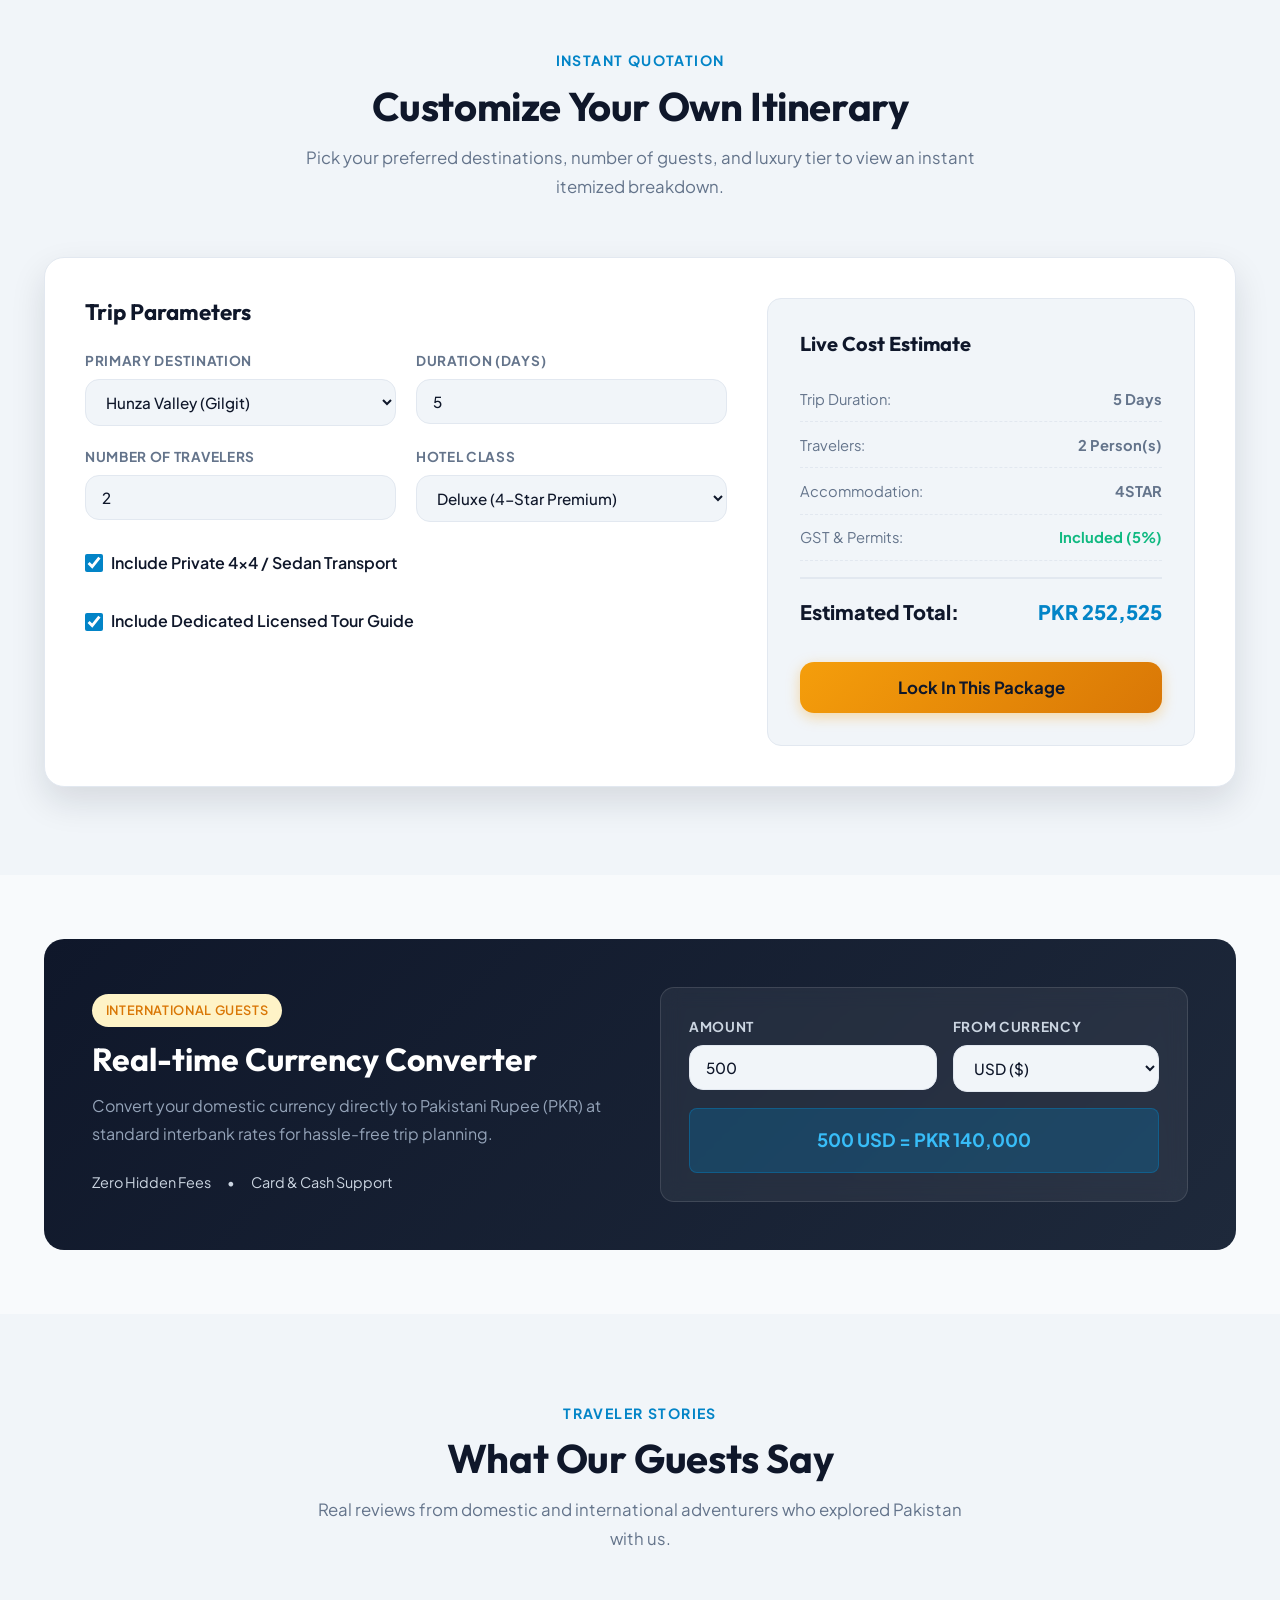
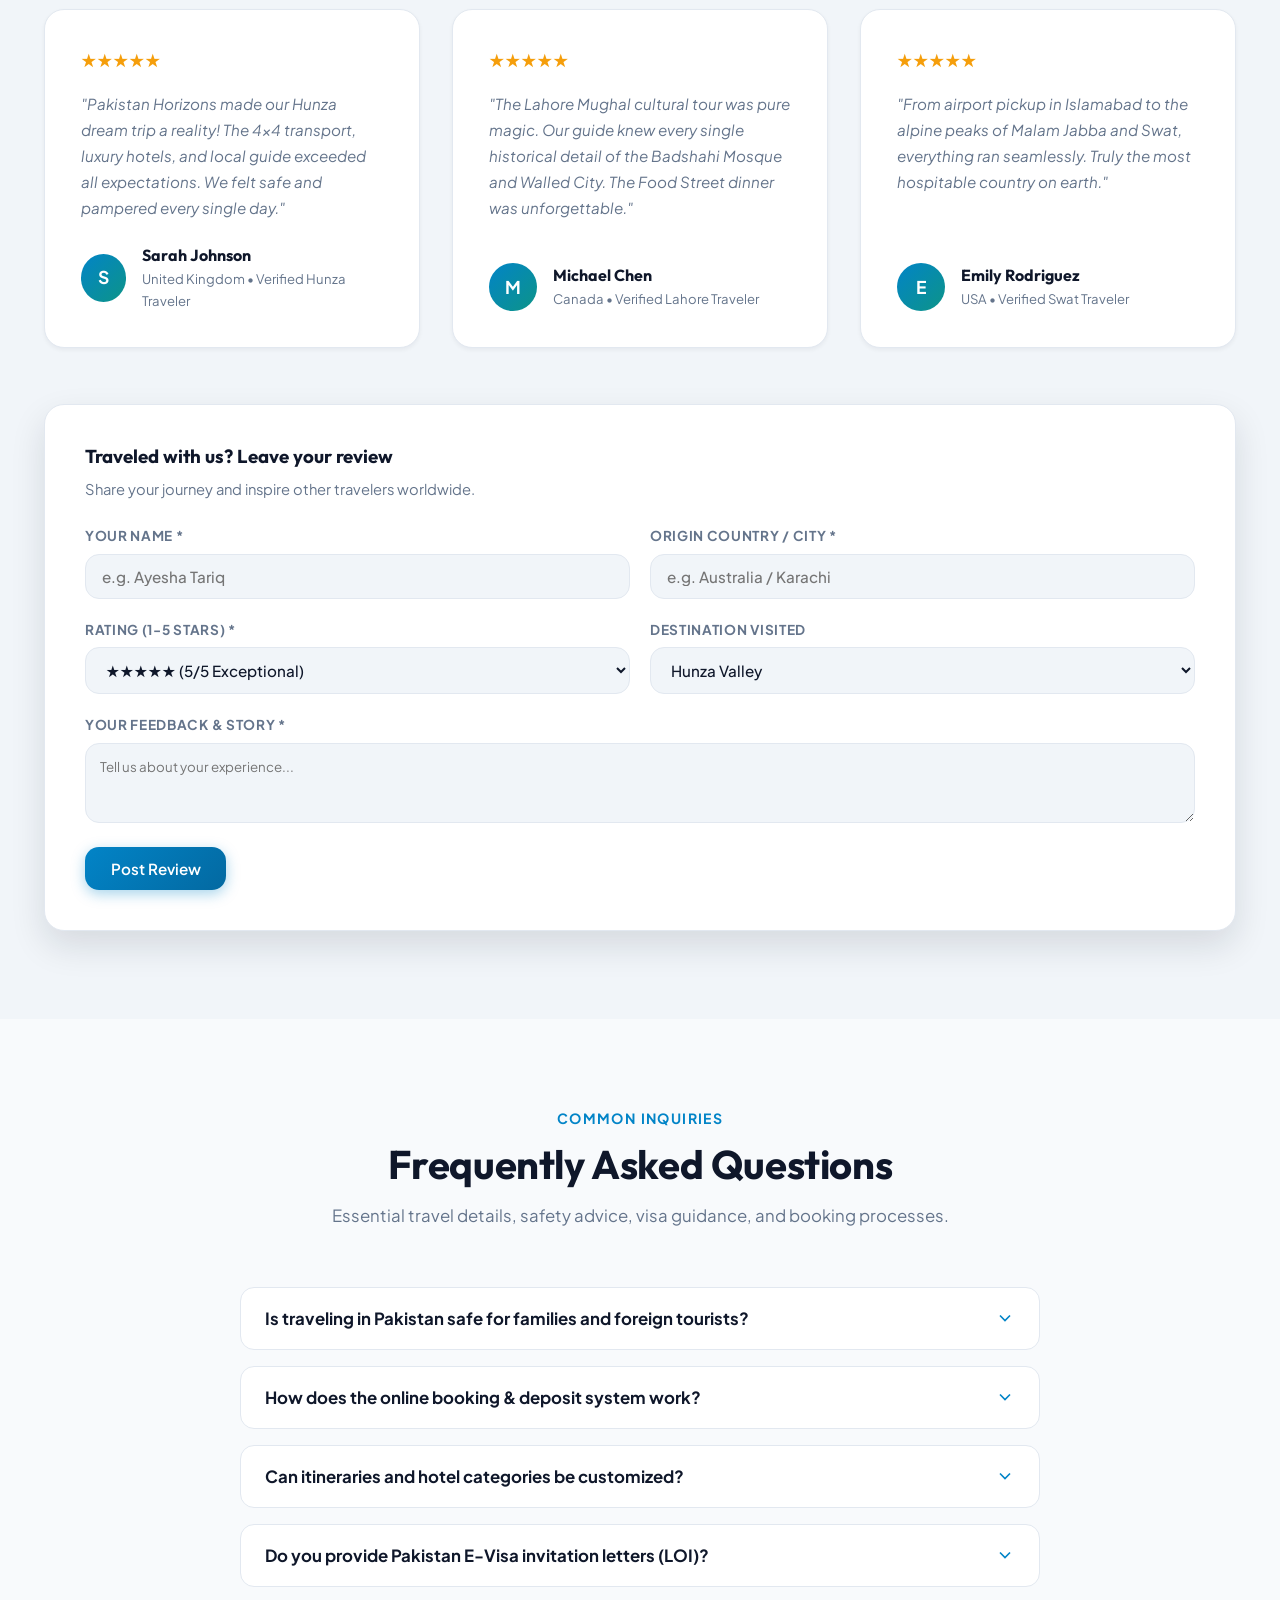
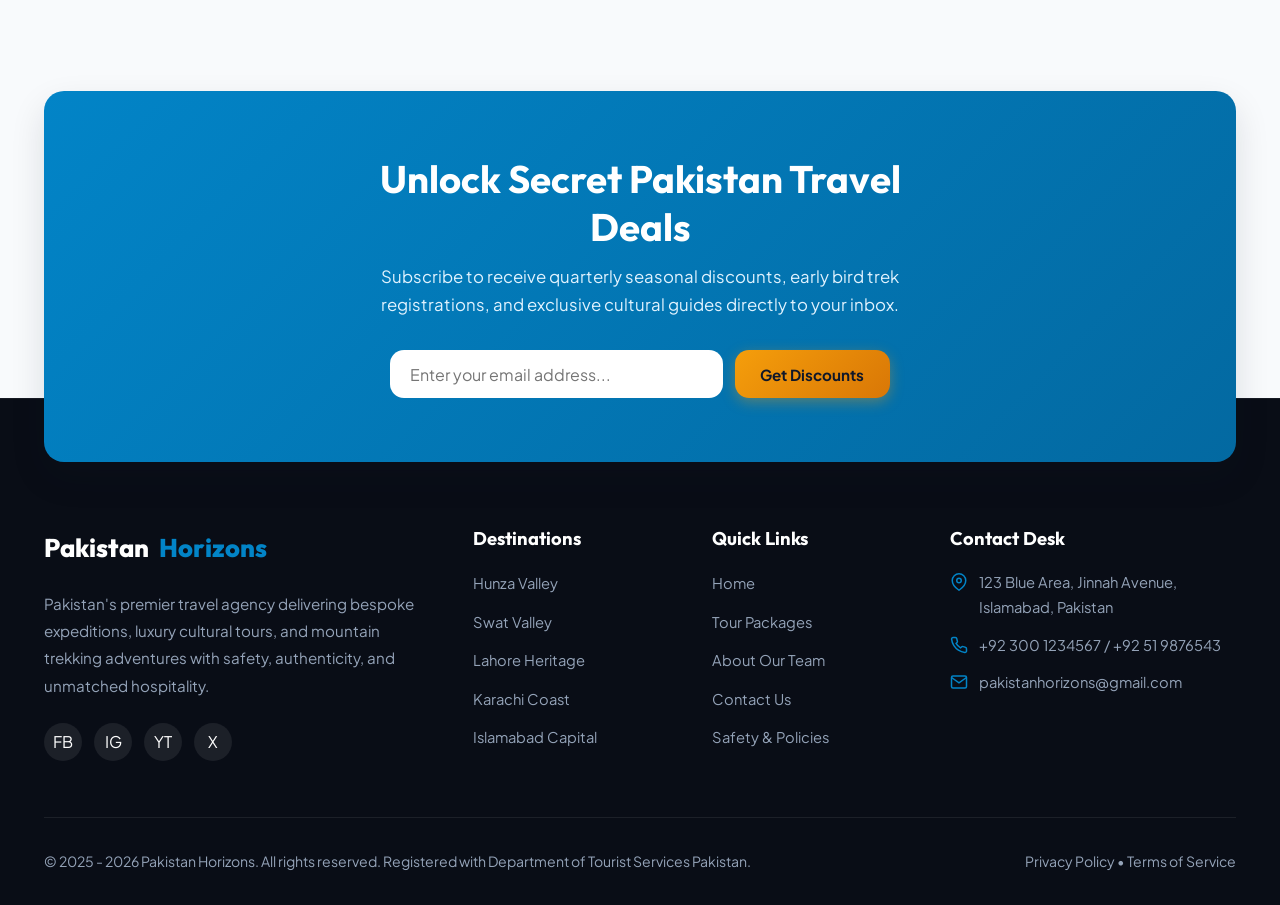
<file: html/index.html>
<!DOCTYPE html>
<html lang="en">
<head>
  <meta charset="UTF-8">
  <meta name="viewport" content="width=device-width, initial-scale=1.0">
  <title>Pakistan Horizons - Discover Breathtaking Adventures & Tours</title>
  <meta name="description" content="Explore Pakistan's most enchanting destinations with Pakistan Horizons. Certified tour packages to Hunza Valley, Swat, Skardu, Lahore Heritage, and Gwadar Beach.">
  <link href="https://fonts.googleapis.com/css2?family=Outfit:wght@400;500;600;700;800&family=Plus+Jakarta+Sans:wght@300;400;500;600;700&display=swap" rel="stylesheet">
  <link rel="stylesheet" href="../css/styles.css">
</head>
<body>

  <!-- Top Info Bar -->
  <div class="top-bar">
    <div class="container">
      <div class="top-bar-contact">
        <a href="tel:+923001234567">+92 300 1234567</a>
        <a href="mailto:pakistanhorizons@gmail.com">info@pakistanhorizons.com</a>
        <span>Islamabad • Lahore • Karachi • Gilgit</span>
      </div>
      <div class="top-bar-actions">
        <span>24/7 Verified Local Guides</span>
      </div>
    </div>
  </div>

  <!-- Navigation -->
  <nav class="navbar">
    <div class="container nav-container">
      <a href="index.html" class="logo">
        Pakistan<span>Horizons</span>
      </a>

      <ul class="nav-menu">
        <li><a href="index.html" class="nav-link active">Home</a></li>
        <li class="dropdown">
          <a href="#destinations" class="nav-link dropdown-toggle">
            Destinations
            <svg width="14" height="14" viewBox="0 0 24 24" fill="none" stroke="currentColor" stroke-width="2.5"><polyline points="6 9 12 15 18 9"></polyline></svg>
          </a>
          <ul class="dropdown-menu">
            <li><a href="lahore.html" class="dropdown-link">Lahore Heritage</a></li>
            <li><a href="karachi.html" class="dropdown-link">Karachi Coast</a></li>
            <li><a href="islamabad.html" class="dropdown-link">Islamabad Capital</a></li>
            <li><a href="hunza.html" class="dropdown-link">Hunza Valley</a></li>
            <li><a href="swat.html" class="dropdown-link">Swat Valley</a></li>
          </ul>
        </li>
        <li><a href="packages.html" class="nav-link">Tour Packages</a></li>
        <li><a href="about.html" class="nav-link">About Us</a></li>
        <li><a href="contact.html" class="nav-link">Contact</a></li>
        <li><a href="policies.html" class="nav-link">Policies</a></li>
      </ul>

      <div class="nav-actions">
        <button id="themeToggleBtn" class="theme-toggle-btn" aria-label="Toggle Theme">
          <svg width="18" height="18" viewBox="0 0 24 24" fill="none" stroke="currentColor" stroke-width="2" stroke-linecap="round" stroke-linejoin="round">
            <path d="M21 12.79A9 9 0 1 1 11.21 3 7 7 0 0 0 21 12.79z"></path>
          </svg>
        </button>
        <button class="btn btn-primary btn-sm" data-open-booking data-tour-title="Custom Pakistan Explorer" data-tour-price="50000" data-tour-days="6">
          Book a Trip
        </button>
        <div class="nav-toggle">
          <span></span>
          <span></span>
          <span></span>
        </div>
      </div>
    </div>
  </nav>

  <!-- Hero Section -->
  <section class="hero">
    <div class="container">
      <div class="hero-content">
        <div class="hero-badge">
          Award-Winning Pakistan Travel Partner 2025 - 2026
        </div>
        <h1 class="hero-title">
          Experience The Untamed Splendor of <span class="highlight">Pakistan</span>
        </h1>
        <p class="hero-subtitle">
          From the towering Karakoram & Himalayan peaks of Hunza and Skardu to the rich Mughal heritage of Lahore and golden shores of Gwadar.
        </p>
        <div class="hero-actions">
          <button class="btn btn-accent btn-lg" data-open-booking data-tour-title="Signature Pakistan Grand Tour" data-tour-price="65000" data-tour-days="7">
            Start Your Journey ➔
          </button>
          <a href="packages.html" class="btn btn-white btn-lg">
            Explore All Packages
          </a>
        </div>
      </div>
    </div>
  </section>

  <!-- Quick Search / Booking Floating Bar -->
  <div class="container">
    <div class="search-card">
      <form id="heroSearchForm" class="search-form-grid">
        <div class="search-field">
          <label>Search Destination</label>
          <input type="text" id="destSearchInput" placeholder="e.g. Hunza, Swat, Lahore, Skardu...">
        </div>
        <div class="search-field">
          <label>Trip Category</label>
          <select id="destCategorySelect">
            <option value="all">All Experiences</option>
            <option value="mountains">Mountains & Treks</option>
            <option value="culture">Heritage & Culture</option>
            <option value="coastal">Coastal & Beaches</option>
            <option value="valleys">Scenic Valleys</option>
          </select>
        </div>
        <div class="search-field">
          <label>Travel Month</label>
          <select>
            <option>Spring (Mar - May)</option>
            <option selected>Summer Peak (Jun - Aug)</option>
            <option>Autumn Foliage (Sep - Nov)</option>
            <option>Winter Snow & Ski (Dec - Feb)</option>
          </select>
        </div>
        <button type="submit" class="btn btn-primary" style="height: 48px;">
          Find Destinations
        </button>
      </form>
    </div>
  </div>

  <!-- Stats Counter Bar -->
  <div class="container">
    <div class="stats-bar">
      <div class="stat-item">
        <h3>12,500+</h3>
        <p>Satisfied Travelers</p>
      </div>
      <div class="stat-item">
        <h3>45+</h3>
        <p>Curated Destinations</p>
      </div>
      <div class="stat-item">
        <h3>99.4%</h3>
        <p>5-Star Reviews</p>
      </div>
      <div class="stat-item">
        <h3>10+</h3>
        <p>Years Trusted Service</p>
      </div>
    </div>
  </div>

  <!-- Featured Destinations Section -->
  <section id="destinations" class="section">
    <div class="container">
      <div class="section-header">
        <span class="section-tag">Explore Pakistan</span>
        <h2 class="section-title">Iconic Travel Destinations</h2>
        <p class="section-description">Choose from emerald alpine valleys, historic UNESCO Mughal citadels, serene coastal retreats, and vibrant modern capitals.</p>
      </div>

      <!-- Filter Buttons -->
      <div class="filter-tabs">
        <button class="filter-btn active" data-filter="all">All Destinations</button>
        <button class="filter-btn" data-filter="mountains">Mountains & Treks</button>
        <button class="filter-btn" data-filter="culture">Heritage & Culture</button>
        <button class="filter-btn" data-filter="coastal">Coastal & Beaches</button>
        <button class="filter-btn" data-filter="valleys">Scenic Valleys</button>
      </div>

      <!-- Destinations Grid -->
      <div class="destinations-grid">

        <!-- Card 1: Hunza Valley -->
        <div class="destination-card" data-category="mountains valleys">
          <div class="card-image-wrap">
            <img src="../images/hunza-valley.jpg" alt="Hunza Valley with snowcapped peaks">
            <span class="card-floating-badge">Gilgit-Baltistan</span>
            <span class="card-rating-badge">★ 4.9 (340)</span>
          </div>
          <div class="card-body">
            <div class="card-header-row">
              <h3 class="card-title">Hunza Valley</h3>
            </div>
            <div class="card-location">Karakoram Highway, Gilgit-Baltistan</div>
            <p class="card-text">Famed for the 700-year-old Baltit Fort, turquoise Attabad Lake, Passu Cones, and hospitable culture tucked among 7,000m+ peaks.</p>
            <div class="card-meta-list">
              <div class="card-meta-item">Best: Apr - Oct</div>
              <div class="card-meta-item">Trekking & Boating</div>
            </div>
            <div class="card-footer">
              <div class="card-price">
                <span class="card-price-label">Starting From</span>
                <span class="card-price-val">PKR 75,000</span>
              </div>
              <div style="display: flex; gap: 0.5rem;">
                <a href="hunza.html" class="btn btn-outline btn-sm">Guide</a>
                <button class="btn btn-primary btn-sm" data-open-booking data-tour-title="Hunza Valley Explorer" data-tour-price="75000" data-tour-days="7">Book</button>
              </div>
            </div>
          </div>
        </div>

        <!-- Card 2: Skardu Valley -->
        <div class="destination-card" data-category="mountains valleys">
          <div class="card-image-wrap">
            <img src="../images/destination1.jpg" alt="Skardu Valley scenic mountains and lakes">
            <span class="card-floating-badge">Gilgit-Baltistan</span>
            <span class="card-rating-badge">★ 5.0 (290)</span>
          </div>
          <div class="card-body">
            <div class="card-header-row">
              <h3 class="card-title">Skardu Valley & Deosai</h3>
            </div>
            <div class="card-location">Baltistan Region</div>
            <p class="card-text">Gateway to K2 and four of the world's 14 highest peaks. Marvel at Upper Kachura Lake, Cold Desert Katpana, and Deosai Plateau.</p>
            <div class="card-meta-list">
              <div class="card-meta-item">Best: May - Sep</div>
              <div class="card-meta-item">Lakes & Safari</div>
            </div>
            <div class="card-footer">
              <div class="card-price">
                <span class="card-price-label">Starting From</span>
                <span class="card-price-val">PKR 92,000</span>
              </div>
              <div style="display: flex; gap: 0.5rem;">
                <a href="packages.html" class="btn btn-outline btn-sm">Details</a>
                <button class="btn btn-primary btn-sm" data-open-booking data-tour-title="Skardu & Deosai Safari" data-tour-price="92000" data-tour-days="8">Book</button>
              </div>
            </div>
          </div>
        </div>

        <!-- Card 3: Swat & Kalam Valley -->
        <div class="destination-card" data-category="valleys mountains">
          <div class="card-image-wrap">
            <img src="../images/kalam_valley.jpg" alt="Kalam Valley Swat river and pine forests">
            <span class="card-floating-badge">Khyber Pakhtunkhwa</span>
            <span class="card-rating-badge">★ 4.8 (215)</span>
          </div>
          <div class="card-body">
            <div class="card-header-row">
              <h3 class="card-title">Swat & Kalam Valley</h3>
            </div>
            <div class="card-location">Swat District, KPK</div>
            <p class="card-text">The 'Switzerland of the East' features lush alpine meadows, Malam Jabba ski slopes, Mahodand Lake jeep safaris, and ancient Buddhist heritage.</p>
            <div class="card-meta-list">
              <div class="card-meta-item">Best: Year-Round</div>
              <div class="card-meta-item">Skiing & Lakes</div>
            </div>
            <div class="card-footer">
              <div class="card-price">
                <span class="card-price-label">Starting From</span>
                <span class="card-price-val">PKR 48,000</span>
              </div>
              <div style="display: flex; gap: 0.5rem;">
                <a href="swat.html" class="btn btn-outline btn-sm">Guide</a>
                <button class="btn btn-primary btn-sm" data-open-booking data-tour-title="Swat & Kalam Explorer" data-tour-price="48000" data-tour-days="5">Book</button>
              </div>
            </div>
          </div>
        </div>

        <!-- Card 4: Lahore Cultural Heritage -->
        <div class="destination-card" data-category="culture">
          <div class="card-image-wrap">
            <img src="../images/lahore-badshahi-mosque.jpg" alt="Badshahi Mosque Lahore illuminated at dusk">
            <span class="card-floating-badge">Punjab</span>
            <span class="card-rating-badge">★ 4.9 (420)</span>
          </div>
          <div class="card-body">
            <div class="card-header-row">
              <h3 class="card-title">Historic Lahore</h3>
            </div>
            <div class="card-location">Lahore, Punjab</div>
            <p class="card-text">Immerse yourself in UNESCO Mughal monuments, Badshahi Mosque, Lahore Fort Shish Mahal, Shalimar Gardens, and world-famous foodie streets.</p>
            <div class="card-meta-list">
              <div class="card-meta-item">Best: Oct - Mar</div>
              <div class="card-meta-item">History & Food</div>
            </div>
            <div class="card-footer">
              <div class="card-price">
                <span class="card-price-label">Starting From</span>
                <span class="card-price-val">PKR 32,000</span>
              </div>
              <div style="display: flex; gap: 0.5rem;">
                <a href="lahore.html" class="btn btn-outline btn-sm">Guide</a>
                <button class="btn btn-primary btn-sm" data-open-booking data-tour-title="Lahore Heritage Tour" data-tour-price="32000" data-tour-days="3">Book</button>
              </div>
            </div>
          </div>
        </div>

        <!-- Card 5: Karachi & Arabian Coast -->
        <div class="destination-card" data-category="coastal culture">
          <div class="card-image-wrap">
            <img src="../images/clifton_beach.jpg" alt="Karachi Clifton Beach sunset over Arabian Sea">
            <span class="card-floating-badge">Sindh</span>
            <span class="card-rating-badge">★ 4.7 (180)</span>
          </div>
          <div class="card-body">
            <div class="card-header-row">
              <h3 class="card-title">Karachi Coast & Culture</h3>
            </div>
            <div class="card-location">Karachi, Sindh</div>
            <p class="card-text">Explore the 'City of Lights' with Clifton Beach camel rides, Quaid-e-Azam Mausoleum, Maritime Museum, and thriving Arabian seafood bazaars.</p>
            <div class="card-meta-list">
              <div class="card-meta-item">Best: Nov - Feb</div>
              <div class="card-meta-item">Coastal & Cuisine</div>
            </div>
            <div class="card-footer">
              <div class="card-price">
                <span class="card-price-label">Starting From</span>
                <span class="card-price-val">PKR 38,000</span>
              </div>
              <div style="display: flex; gap: 0.5rem;">
                <a href="karachi.html" class="btn btn-outline btn-sm">Guide</a>
                <button class="btn btn-primary btn-sm" data-open-booking data-tour-title="Karachi Coastal Tour" data-tour-price="38000" data-tour-days="3">Book</button>
              </div>
            </div>
          </div>
        </div>

        <!-- Card 6: Islamabad Capital & Margalla -->
        <div class="destination-card" data-category="culture mountains">
          <div class="card-image-wrap">
            <img src="../images/faisal_mosque.jpg" alt="Faisal Mosque Islamabad against the Margalla Hills">
            <span class="card-floating-badge">Federal Capital</span>
            <span class="card-rating-badge">★ 4.9 (310)</span>
          </div>
          <div class="card-body">
            <div class="card-header-row">
              <h3 class="card-title">Islamabad Capital & Margalla</h3>
            </div>
            <div class="card-location">Islamabad Capital Territory</div>
            <p class="card-text">One of the world's most scenic capitals. Discover the iconic Faisal Mosque, scenic hiking trails in Margalla Hills National Park, and Lok Virsa folk museum.</p>
            <div class="card-meta-list">
              <div class="card-meta-item">Best: Sep - Apr</div>
              <div class="card-meta-item">Hiking & Modern</div>
            </div>
            <div class="card-footer">
              <div class="card-price">
                <span class="card-price-label">Starting From</span>
                <span class="card-price-val">PKR 28,000</span>
              </div>
              <div style="display: flex; gap: 0.5rem;">
                <a href="islamabad.html" class="btn btn-outline btn-sm">Guide</a>
                <button class="btn btn-primary btn-sm" data-open-booking data-tour-title="Islamabad Capital Retreat" data-tour-price="28000" data-tour-days="3">Book</button>
              </div>
            </div>
          </div>
        </div>

      </div>
    </div>
  </section>

  <!-- Interactive Trip Customizer / Calculator -->
  <section class="section" style="background: var(--bg-surface);">
    <div class="container">
      <div class="section-header">
        <span class="section-tag">Instant Quotation</span>
        <h2 class="section-title">Customize Your Own Itinerary</h2>
        <p class="section-description">Pick your preferred destinations, number of guests, and luxury tier to view an instant itemized breakdown.</p>
      </div>

      <div class="planner-box">
        <div class="planner-grid">
          <div class="planner-form-section">
            <h3>Trip Parameters</h3>
            <div class="planner-fields">
              <div class="search-field">
                <label>Primary Destination</label>
                <select id="calcCity">
                  <option value="hunza" selected>Hunza Valley (Gilgit)</option>
                  <option value="swat">Swat & Malam Jabba</option>
                  <option value="skardu">Skardu & Deosai</option>
                  <option value="lahore">Lahore Cultural Tour</option>
                  <option value="karachi">Karachi Coast & Maritime</option>
                  <option value="islamabad">Islamabad Capital</option>
                </select>
              </div>

              <div class="search-field">
                <label>Duration (Days)</label>
                <input type="number" id="calcDays" value="5" min="2" max="30">
              </div>

              <div class="search-field">
                <label>Number of Travelers</label>
                <input type="number" id="calcTravelers" value="2" min="1" max="50">
              </div>

              <div class="search-field">
                <label>Hotel Class</label>
                <select id="calcHotel">
                  <option value="3star">Standard (3-Star Boutique)</option>
                  <option value="4star" selected>Deluxe (4-Star Premium)</option>
                  <option value="5star">Luxury (5-Star / Palaces)</option>
                </select>
              </div>

              <div class="planner-full" style="display: flex; gap: 2rem; flex-wrap: wrap; margin-top: 0.5rem;">
                <label style="display: flex; align-items: center; gap: 0.5rem; cursor: pointer; font-weight: 600;">
                  <input type="checkbox" id="calcTransport" checked style="width: 18px; height: 18px; accent-color: var(--primary);">
                  Include Private 4x4 / Sedan Transport
                </label>
                <label style="display: flex; align-items: center; gap: 0.5rem; cursor: pointer; font-weight: 600;">
                  <input type="checkbox" id="calcGuide" checked style="width: 18px; height: 18px; accent-color: var(--primary);">
                  Include Dedicated Licensed Tour Guide
                </label>
              </div>
            </div>
          </div>

          <div class="planner-summary-card">
            <div>
              <h4 style="font-size: 1.25rem; margin-bottom: 1.25rem;">Live Cost Estimate</h4>
              <div class="summary-row">
                <span>Trip Duration:</span>
                <strong id="calcDaysCount">5 Days</strong>
              </div>
              <div class="summary-row">
                <span>Travelers:</span>
                <strong id="calcGuestsCount">2 Person(s)</strong>
              </div>
              <div class="summary-row">
                <span>Accommodation:</span>
                <strong id="calcHotelTierText">DELUXE</strong>
              </div>
              <div class="summary-row">
                <span>GST & Permits:</span>
                <strong style="color: #10b981;">Included (5%)</strong>
              </div>
              <div class="summary-row total">
                <span>Estimated Total:</span>
                <span id="calcTotalOutput" style="color: var(--primary);">PKR 120,000</span>
              </div>
            </div>

            <button id="calcBookNowBtn" 
                    class="btn btn-accent btn-lg" 
                    style="margin-top: 1.5rem; width: 100%;" 
                    data-open-booking 
                    data-tour-title="Custom Tour: HUNZA (5 Days)" 
                    data-tour-price="120000" 
                    data-tour-days="5">
              Lock In This Package
            </button>
          </div>
        </div>
      </div>
    </div>
  </section>

  <!-- Currency Converter & Live Weather Section -->
  <div class="container">
    <div class="tools-banner">
      <div class="tools-info">
        <span class="badge badge-accent" style="margin-bottom: 0.75rem;">International Guests</span>
        <h3>Real-time Currency Converter</h3>
        <p>Convert your domestic currency directly to Pakistani Rupee (PKR) at standard interbank rates for hassle-free trip planning.</p>
        <div style="display: flex; gap: 1rem; color: #cbd5e1; font-size: 0.9rem;">
          <span>Zero Hidden Fees</span>
          <span>•</span>
          <span>Card & Cash Support</span>
        </div>
      </div>

      <div class="converter-widget">
        <div class="converter-inputs">
          <div class="search-field">
            <label style="color: #cbd5e1;">Amount</label>
            <input type="number" id="currencyAmount" value="500" min="1">
          </div>
          <div class="search-field">
            <label style="color: #cbd5e1;">From Currency</label>
            <select id="currencyFrom">
              <option value="USD" selected>USD ($)</option>
              <option value="EUR">EUR (€)</option>
              <option value="GBP">GBP (£)</option>
              <option value="AED">AED (AED)</option>
              <option value="SAR">SAR (SAR)</option>
              <option value="CAD">CAD (C$)</option>
            </select>
          </div>
        </div>
        <div class="converter-result" id="currencyOutput">
          500 USD = PKR 140,000
        </div>
      </div>
    </div>
  </div>

  <!-- Testimonials & Dynamic Reviews Section -->
  <section class="section testimonials-section">
    <div class="container">
      <div class="section-header">
        <span class="section-tag">Traveler Stories</span>
        <h2 class="section-title">What Our Guests Say</h2>
        <p class="section-description">Real reviews from domestic and international adventurers who explored Pakistan with us.</p>
      </div>

      <div class="testimonials-grid" id="dynamicReviewsGrid">
        <div class="testimonial-card">
          <div class="testimonial-stars">★★★★★</div>
          <p class="testimonial-quote">"Pakistan Horizons made our Hunza dream trip a reality! The 4x4 transport, luxury hotels, and local guide exceeded all expectations. We felt safe and pampered every single day."</p>
          <div class="testimonial-author-wrap">
            <div class="author-avatar">S</div>
            <div class="author-info">
              <h4>Sarah Johnson</h4>
              <p>United Kingdom • Verified Hunza Traveler</p>
            </div>
          </div>
        </div>

        <div class="testimonial-card">
          <div class="testimonial-stars">★★★★★</div>
          <p class="testimonial-quote">"The Lahore Mughal cultural tour was pure magic. Our guide knew every single historical detail of the Badshahi Mosque and Walled City. The Food Street dinner was unforgettable."</p>
          <div class="testimonial-author-wrap">
            <div class="author-avatar">M</div>
            <div class="author-info">
              <h4>Michael Chen</h4>
              <p>Canada • Verified Lahore Traveler</p>
            </div>
          </div>
        </div>

        <div class="testimonial-card">
          <div class="testimonial-stars">★★★★★</div>
          <p class="testimonial-quote">"From airport pickup in Islamabad to the alpine peaks of Malam Jabba and Swat, everything ran seamlessly. Truly the most hospitable country on earth."</p>
          <div class="testimonial-author-wrap">
            <div class="author-avatar">E</div>
            <div class="author-info">
              <h4>Emily Rodriguez</h4>
              <p>USA • Verified Swat Traveler</p>
            </div>
          </div>
        </div>
      </div>

      <!-- Add Review Section -->
      <div class="planner-box" style="margin-top: 3.5rem;">
        <h3 style="margin-bottom: 0.5rem;">Traveled with us? Leave your review</h3>
        <p style="color: var(--text-muted); font-size: 0.92rem; margin-bottom: 1.5rem;">Share your journey and inspire other travelers worldwide.</p>
        <form id="submitReviewForm">
          <div class="planner-fields" style="margin-bottom: 1.25rem;">
            <div class="search-field">
              <label>Your Name *</label>
              <input type="text" id="revName" placeholder="e.g. Ayesha Tariq" required>
            </div>
            <div class="search-field">
              <label>Origin Country / City *</label>
              <input type="text" id="revLocation" placeholder="e.g. Australia / Karachi" required>
            </div>
            <div class="search-field">
              <label>Rating (1-5 Stars) *</label>
              <select id="revRating">
                <option value="5" selected>★★★★★ (5/5 Exceptional)</option>
                <option value="4">★★★★☆ (4/5 Very Good)</option>
                <option value="3">★★★☆☆ (3/5 Average)</option>
              </select>
            </div>
            <div class="search-field">
              <label>Destination Visited</label>
              <select>
                <option>Hunza Valley</option>
                <option>Swat & Kalam</option>
                <option>Skardu & Deosai</option>
                <option>Lahore Cultural</option>
                <option>Gwadar Coast</option>
              </select>
            </div>
          </div>
          <div class="search-field" style="margin-bottom: 1.5rem;">
            <label>Your Feedback & Story *</label>
            <textarea id="revText" rows="3" placeholder="Tell us about your experience..." required style="width: 100%; padding: 0.85rem; border: 1.5px solid var(--border-color); border-radius: var(--radius-md); background: var(--bg-surface); color: var(--text-main);"></textarea>
          </div>
          <button type="submit" class="btn btn-primary">Post Review</button>
        </form>
      </div>

    </div>
  </section>

  <!-- FAQ Section -->
  <section class="section">
    <div class="container">
      <div class="section-header">
        <span class="section-tag">Common Inquiries</span>
        <h2 class="section-title">Frequently Asked Questions</h2>
        <p class="section-description">Essential travel details, safety advice, visa guidance, and booking processes.</p>
      </div>

      <div class="faq-wrap">
        <div class="faq-item">
          <button class="faq-question">
            <span>Is traveling in Pakistan safe for families and foreign tourists?</span>
            <svg width="20" height="20" viewBox="0 0 24 24" fill="none" stroke="currentColor" stroke-width="2"><polyline points="6 9 12 15 18 9"></polyline></svg>
          </button>
          <div class="faq-answer">
            <p>Yes, absolutely. Pakistan welcomes millions of international and domestic tourists each year. The northern areas (Hunza, Skardu, Swat) are widely known for low crime rates and extraordinary local hospitality. All our tours are accompanied by verified local guides and certified luxury transport.</p>
          </div>
        </div>

        <div class="faq-item">
          <button class="faq-question">
            <span>How does the online booking & deposit system work?</span>
            <svg width="20" height="20" viewBox="0 0 24 24" fill="none" stroke="currentColor" stroke-width="2"><polyline points="6 9 12 15 18 9"></polyline></svg>
          </button>
          <div class="faq-answer">
            <p>You can reserve any tour package instantly with zero upfront charge. Once submitted, our dedicated tour coordinator will send an official itinerary, lock your hotel rooms, and provide convenient payment options (bank transfer, credit card, or international wire).</p>
          </div>
        </div>

        <div class="faq-item">
          <button class="faq-question">
            <span>Can itineraries and hotel categories be customized?</span>
            <svg width="20" height="20" viewBox="0 0 24 24" fill="none" stroke="currentColor" stroke-width="2"><polyline points="6 9 12 15 18 9"></polyline></svg>
          </button>
          <div class="faq-answer">
            <p>100%! All our packages can be modified according to your flight timings, family group size, budget, or preferred hotel tier (3-star boutique up to 5-star Serena/Luxus palaces).</p>
          </div>
        </div>

        <div class="faq-item">
          <button class="faq-question">
            <span>Do you provide Pakistan E-Visa invitation letters (LOI)?</span>
            <svg width="20" height="20" viewBox="0 0 24 24" fill="none" stroke="currentColor" stroke-width="2"><polyline points="6 9 12 15 18 9"></polyline></svg>
          </button>
          <div class="faq-answer">
            <p>Yes. As a government-registered tour operator, we issue official Letters of Invitation (LOI), hotel booking vouchers, and itinerary confirmations required for your Pakistan Online Visa application.</p>
          </div>
        </div>
      </div>
    </div>
  </section>

  <!-- Newsletter Section -->
  <div class="container">
    <div class="newsletter-section">
      <div class="newsletter-content">
        <h2>Unlock Secret Pakistan Travel Deals</h2>
        <p>Subscribe to receive quarterly seasonal discounts, early bird trek registrations, and exclusive cultural guides directly to your inbox.</p>
        <form class="newsletter-form">
          <input type="email" placeholder="Enter your email address..." required>
          <button type="submit" class="btn btn-accent">Get Discounts</button>
        </form>
      </div>
    </div>
  </div>

  <!-- Footer -->
  <footer class="footer">
    <div class="container">
      <div class="footer-grid">
        <div class="footer-brand">
          <a href="index.html" class="logo">Pakistan<span>Horizons</span></a>
          <p>Pakistan's premier travel agency delivering bespoke expeditions, luxury cultural tours, and mountain trekking adventures with safety, authenticity, and unmatched hospitality.</p>
          <div class="social-bar">
            <a href="#" class="social-icon" title="Facebook">FB</a>
            <a href="#" class="social-icon" title="Instagram">IG</a>
            <a href="#" class="social-icon" title="YouTube">YT</a>
            <a href="#" class="social-icon" title="Twitter">X</a>
          </div>
        </div>

        <div class="footer-col">
          <h4>Destinations</h4>
          <ul class="footer-links">
            <li><a href="hunza.html">Hunza Valley</a></li>
            <li><a href="swat.html">Swat Valley</a></li>
            <li><a href="lahore.html">Lahore Heritage</a></li>
            <li><a href="karachi.html">Karachi Coast</a></li>
            <li><a href="islamabad.html">Islamabad Capital</a></li>
          </ul>
        </div>

        <div class="footer-col">
          <h4>Quick Links</h4>
          <ul class="footer-links">
            <li><a href="index.html">Home</a></li>
            <li><a href="packages.html">Tour Packages</a></li>
            <li><a href="about.html">About Our Team</a></li>
            <li><a href="contact.html">Contact Us</a></li>
            <li><a href="policies.html">Safety & Policies</a></li>
          </ul>
        </div>

        <div class="footer-col">
          <h4>Contact Desk</h4>
          <ul class="footer-contact-info">
            <li>
              <svg width="18" height="18" viewBox="0 0 24 24" fill="none" stroke="currentColor" stroke-width="2"><path d="M21 10c0 7-9 13-9 13s-9-6-9-13a9 9 0 0 1 18 0z"></path><circle cx="12" cy="10" r="3"></circle></svg>
              <span>123 Blue Area, Jinnah Avenue, Islamabad, Pakistan</span>
            </li>
            <li>
              <svg width="18" height="18" viewBox="0 0 24 24" fill="none" stroke="currentColor" stroke-width="2"><path d="M22 16.92v3a2 2 0 0 1-2.18 2 19.79 19.79 0 0 1-8.63-3.07 19.5 19.5 0 0 1-6-6 19.79 19.79 0 0 1-3.07-8.67A2 2 0 0 1 4.11 2h3a2 2 0 0 1 2 1.72 12.84 12.84 0 0 0 .7 2.81 2 2 0 0 1-.45 2.11L8.09 9.91a16 16 0 0 0 6 6l1.27-1.27a2 2 0 0 1 2.11-.45 12.84 12.84 0 0 0 2.81.7A2 2 0 0 1 22 16.92z"></path></svg>
              <span>+92 300 1234567 / +92 51 9876543</span>
            </li>
            <li>
              <svg width="18" height="18" viewBox="0 0 24 24" fill="none" stroke="currentColor" stroke-width="2"><path d="M4 4h16c1.1 0 2 .9 2 2v12c0 1.1-.9 2-2 2H4c-1.1 0-2-.9-2-2V6c0-1.1.9-2 2-2z"></path><polyline points="22,6 12,13 2,6"></polyline></svg>
              <span>pakistanhorizons@gmail.com</span>
            </li>
          </ul>
        </div>
      </div>

      <div class="footer-bottom">
        <p>&copy; 2025 - 2026 Pakistan Horizons. All rights reserved. Registered with Department of Tourist Services Pakistan.</p>
        <p><a href="policies.html" style="color: #94a3b8;">Privacy Policy</a> • <a href="policies.html" style="color: #94a3b8;">Terms of Service</a></p>
      </div>
    </div>
  </footer>

  <!-- Interactive Booking Modal -->
  <div class="modal-overlay" id="bookingModal">
    <div class="modal-box">
      <button class="modal-close-btn" id="closeBookingModal" aria-label="Close modal">✕</button>
      <div id="modalStepContainer">
        <div class="modal-header">
          <span class="badge badge-primary" style="margin-bottom: 0.5rem;">Instant Reservation</span>
          <h3 id="modalTourTitle">Pakistan Horizons Tour</h3>
          <p>Customize your options and reserve your spot. No immediate upfront charge required.</p>
        </div>

        <form id="tourBookingForm">
          <div class="search-form-grid" style="grid-template-columns: 1fr 1fr; margin-bottom: 1.25rem;">
            <div class="search-field">
              <label>Full Name *</label>
              <input type="text" id="modalName" placeholder="e.g. John Doe / Sarah Khan" required>
            </div>
            <div class="search-field">
              <label>Email Address *</label>
              <input type="email" id="modalEmail" placeholder="yourname@gmail.com" required>
            </div>
            <div class="search-field">
              <label>Phone / WhatsApp *</label>
              <input type="tel" id="modalPhone" placeholder="+92 300 0000000" required>
            </div>
            <div class="search-field">
              <label>Preferred Travel Date *</label>
              <input type="date" id="modalDate" required>
            </div>
            <div class="search-field">
              <label>Number of Guests</label>
              <input type="number" id="modalAdults" value="1" min="1" max="30" required>
            </div>
            <div class="search-field">
              <label>Accommodation Tier</label>
              <select id="modalTier">
                <option value="standard">Standard (3-Star)</option>
                <option value="deluxe" selected>Deluxe (+35%)</option>
                <option value="luxury">Luxury VIP (+75%)</option>
              </select>
            </div>
          </div>

          <div style="background: var(--bg-surface); padding: 1.25rem; border-radius: var(--radius-md); margin-bottom: 1.5rem; display: flex; justify-content: space-between; align-items: center;">
            <div>
              <span style="font-size: 0.85rem; color: var(--text-muted);">Base Price Per Person:</span>
              <div id="modalBasePrice" style="font-weight: 700; color: var(--text-main);">PKR 45,000</div>
            </div>
            <div style="text-align: right;">
              <span style="font-size: 0.85rem; color: var(--text-muted);">Total Estimated Cost:</span>
              <div id="modalEstimatedTotal" style="font-size: 1.4rem; font-weight: 800; color: var(--primary);">PKR 45,000</div>
            </div>
          </div>

          <button type="submit" class="btn btn-accent btn-lg" style="width: 100%;">
            Confirm Reservation & Generate Voucher
          </button>
        </form>
      </div>
    </div>
  </div>

  <!-- Floating Action Buttons -->
  <div class="floating-actions">
    <a href="https://wa.me/923001234567?text=Hello%20Pakistan%20Horizons%2C%20I%20would%20like%20to%20inquire%20about%20travel%20packages." target="_blank" class="float-btn float-whatsapp" title="Chat on WhatsApp">
      <svg width="22" height="22" viewBox="0 0 24 24" fill="none" stroke="currentColor" stroke-width="2" stroke-linecap="round" stroke-linejoin="round">
        <path d="M21 11.5a8.38 8.38 0 0 1-.9 3.8 8.5 8.5 0 0 1-7.6 4.7 8.38 8.38 0 0 1-3.8-.9L3 21l1.9-5.7a8.38 8.38 0 0 1-.9-3.8 8.5 8.5 0 0 1 4.7-7.6 8.38 8.38 0 0 1 3.8-.9h.5a8.48 8.48 0 0 1 8 8v.5z"></path>
      </svg>
    </a>
    <button id="floatTopBtn" class="float-btn float-top" title="Back to top">
      ▲
    </button>
  </div>

  <script src="../js/firebase-config.js"></script>
  <script src="../js/script.js"></script>
</body>
</html>
</file>
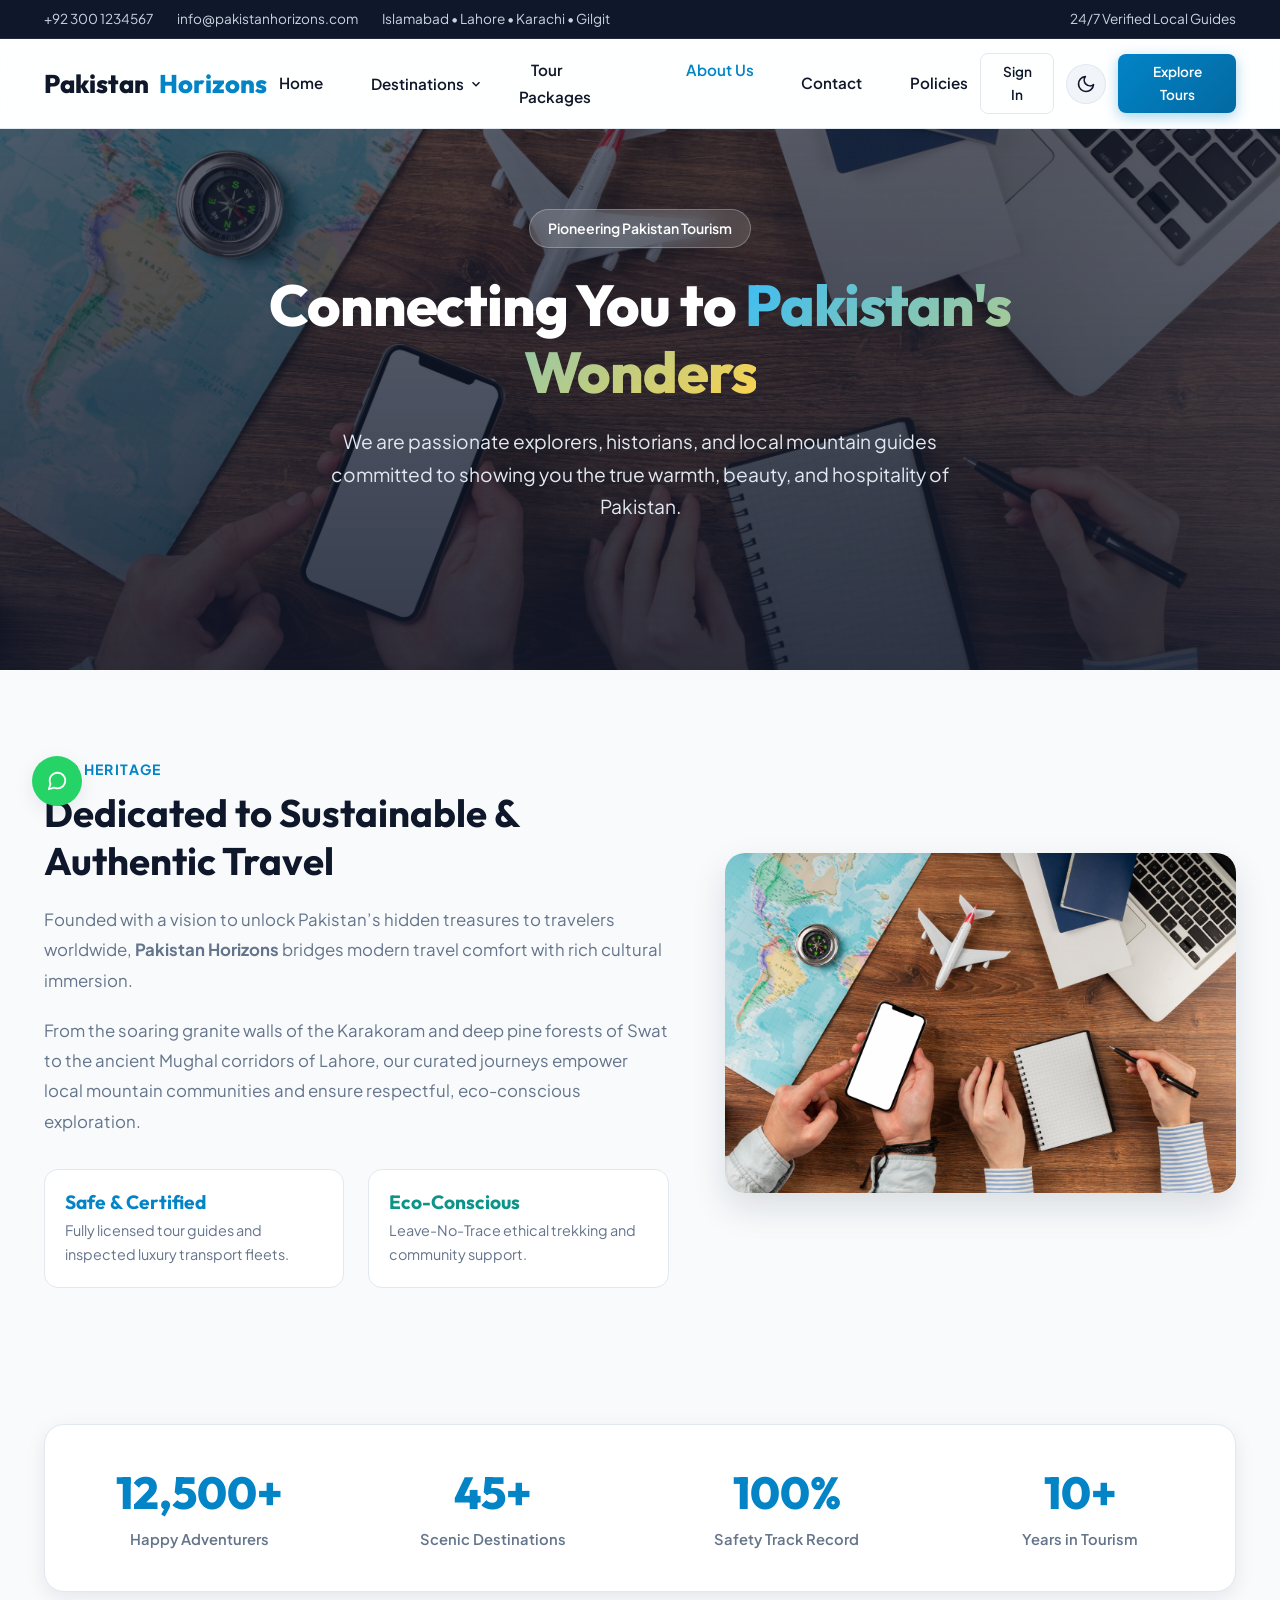
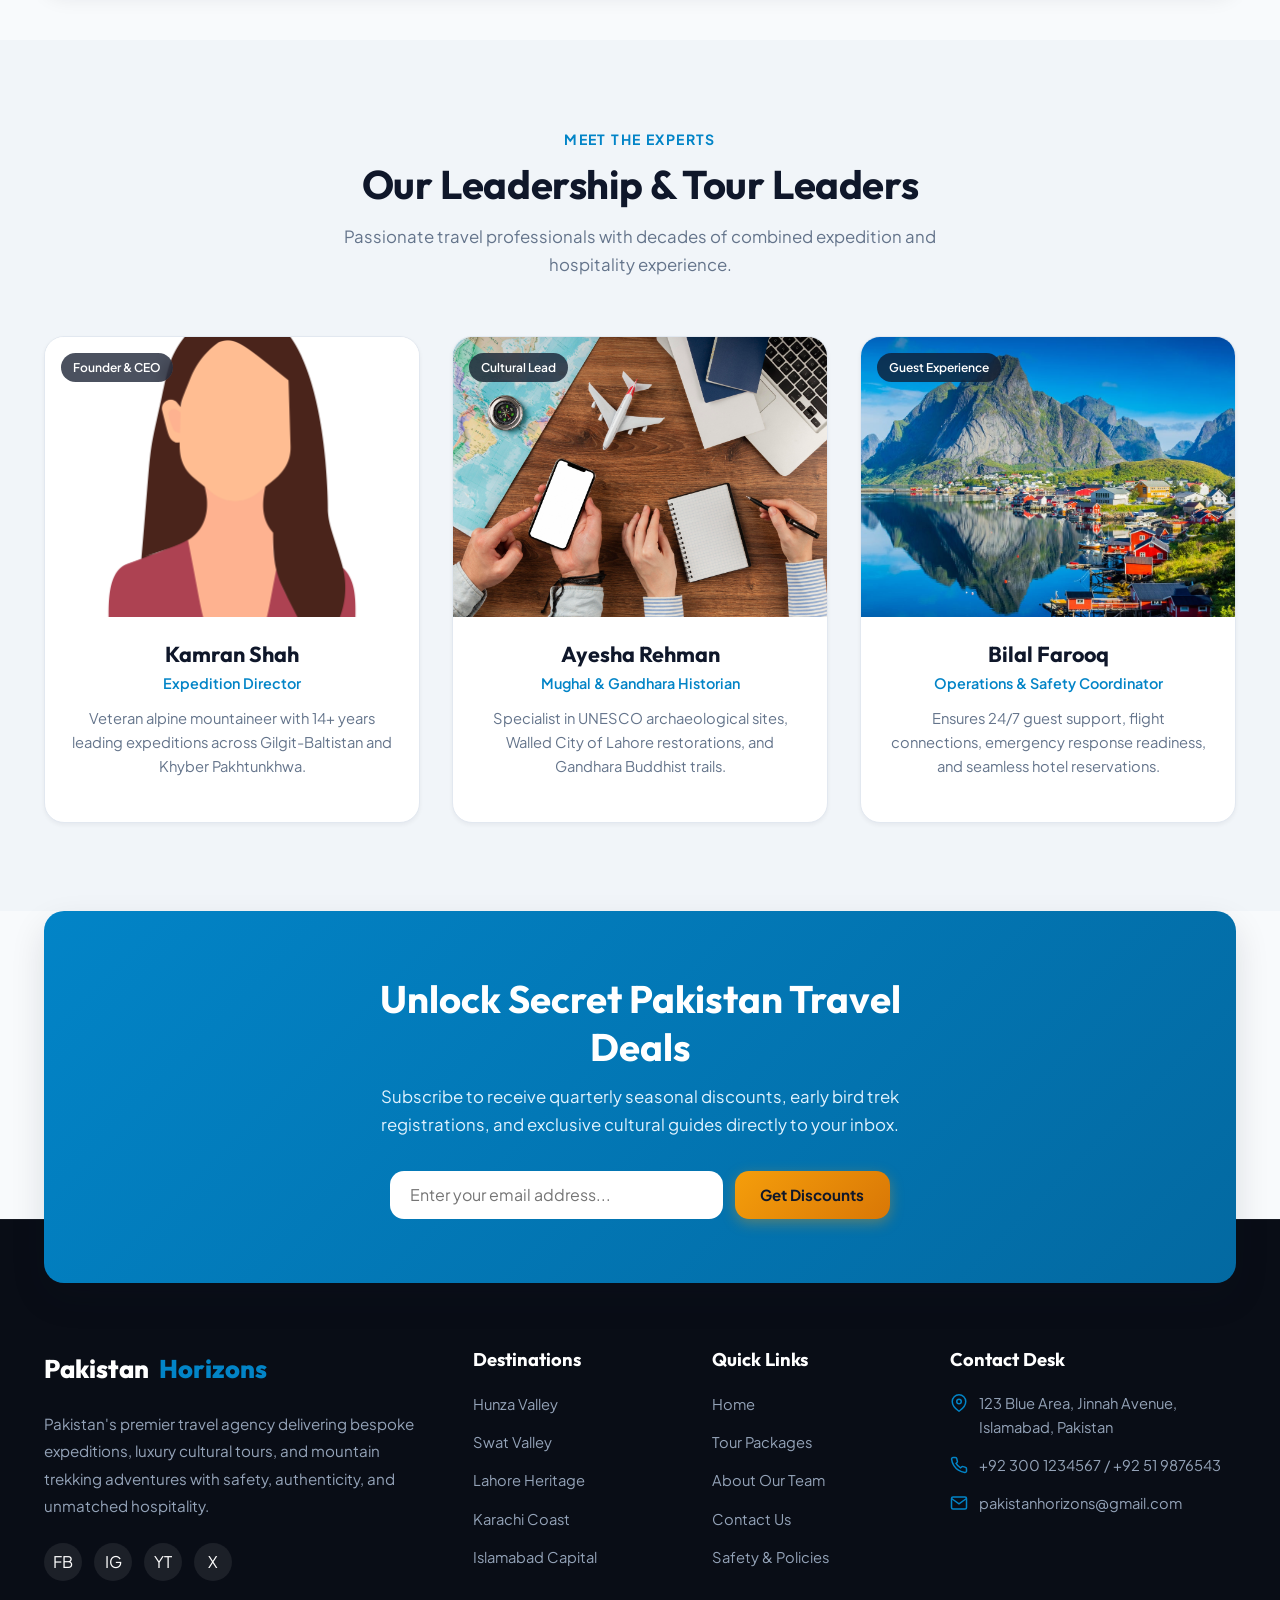
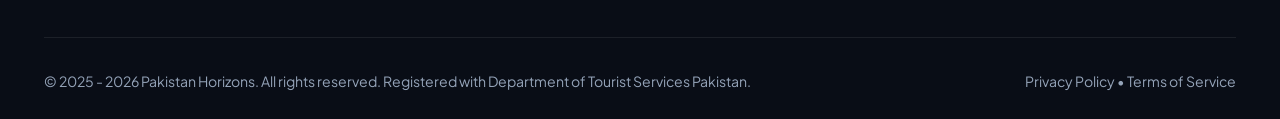
<file: html/about.html>
<!DOCTYPE html>
<html lang="en">
<head>
  <meta charset="UTF-8">
  <meta name="viewport" content="width=device-width, initial-scale=1.0">
  <title>About Us - Pakistan Horizons Travel</title>
  <meta name="description" content="Discover the story, mission, and team behind Pakistan Horizons. Dedicated to authentic, sustainable, and unforgettable travel experiences across Pakistan.">
  <link href="https://fonts.googleapis.com/css2?family=Outfit:wght@400;500;600;700;800&family=Plus+Jakarta+Sans:wght@300;400;500;600;700&display=swap" rel="stylesheet">
  <link rel="stylesheet" href="../css/styles.css">
</head>
<body>

  <!-- Top Info Bar -->
  <div class="top-bar">
    <div class="container">
      <div class="top-bar-contact">
        <a href="tel:+923001234567">+92 300 1234567</a>
        <a href="mailto:pakistanhorizons@gmail.com">info@pakistanhorizons.com</a>
        <span>Islamabad • Lahore • Karachi • Gilgit</span>
      </div>
      <div class="top-bar-actions">
        <span>24/7 Verified Local Guides</span>
      </div>
    </div>
  </div>

  <!-- Navigation -->
  <nav class="navbar">
    <div class="container nav-container">
      <a href="index.html" class="logo">
        Pakistan<span>Horizons</span>
      </a>

      <ul class="nav-menu">
        <li><a href="index.html" class="nav-link">Home</a></li>
        <li class="dropdown">
          <a href="index.html#destinations" class="nav-link dropdown-toggle">
            Destinations
            <svg width="14" height="14" viewBox="0 0 24 24" fill="none" stroke="currentColor" stroke-width="2.5"><polyline points="6 9 12 15 18 9"></polyline></svg>
          </a>
          <ul class="dropdown-menu">
            <li><a href="lahore.html" class="dropdown-link">Lahore Heritage</a></li>
            <li><a href="karachi.html" class="dropdown-link">Karachi Coast</a></li>
            <li><a href="islamabad.html" class="dropdown-link">Islamabad Capital</a></li>
            <li><a href="hunza.html" class="dropdown-link">Hunza Valley</a></li>
            <li><a href="swat.html" class="dropdown-link">Swat Valley</a></li>
          </ul>
        </li>
        <li><a href="packages.html" class="nav-link">Tour Packages</a></li>
        <li><a href="about.html" class="nav-link active">About Us</a></li>
        <li><a href="contact.html" class="nav-link">Contact</a></li>
        <li><a href="policies.html" class="nav-link">Policies</a></li>
      </ul>

      <div class="nav-actions">
        <button id="themeToggleBtn" class="theme-toggle-btn" aria-label="Toggle Theme">
          <svg width="18" height="18" viewBox="0 0 24 24" fill="none" stroke="currentColor" stroke-width="2" stroke-linecap="round" stroke-linejoin="round">
            <path d="M21 12.79A9 9 0 1 1 11.21 3 7 7 0 0 0 21 12.79z"></path>
          </svg>
        </button>
        <a href="packages.html" class="btn btn-primary btn-sm">Explore Tours</a>
        <div class="nav-toggle">
          <span></span>
          <span></span>
          <span></span>
        </div>
      </div>
    </div>
  </nav>

  <!-- Hero Header -->
  <section class="hero" style="min-height: 50vh; background: linear-gradient(rgba(15, 23, 42, 0.65), rgba(15, 23, 42, 0.85)), url('../images/team-group.jpg') center/cover no-repeat;">
    <div class="container">
      <div class="hero-content">
        <span class="hero-badge">Pioneering Pakistan Tourism</span>
        <h1 class="hero-title">Connecting You to <span class="highlight">Pakistan's Wonders</span></h1>
        <p class="hero-subtitle">We are passionate explorers, historians, and local mountain guides committed to showing you the true warmth, beauty, and hospitality of Pakistan.</p>
      </div>
    </div>
  </section>

  <!-- Story & Mission Section -->
  <section class="section">
    <div class="container">
      <div style="display: grid; grid-template-columns: 1.1fr 0.9fr; gap: 3.5rem; align-items: center;">
        <div>
          <span class="section-tag">Our Heritage</span>
          <h2 style="font-size: 2.4rem; margin-bottom: 1.25rem;">Dedicated to Sustainable & Authentic Travel</h2>
          <p style="color: var(--text-muted); font-size: 1.05rem; line-height: 1.8; margin-bottom: 1.25rem;">
            Founded with a vision to unlock Pakistan’s hidden treasures to travelers worldwide, <strong>Pakistan Horizons</strong> bridges modern travel comfort with rich cultural immersion.
          </p>
          <p style="color: var(--text-muted); font-size: 1.05rem; line-height: 1.8; margin-bottom: 2rem;">
            From the soaring granite walls of the Karakoram and deep pine forests of Swat to the ancient Mughal corridors of Lahore, our curated journeys empower local mountain communities and ensure respectful, eco-conscious exploration.
          </p>

          <div style="display: grid; grid-template-columns: 1fr 1fr; gap: 1.5rem;">
            <div style="background: var(--bg-card); padding: 1.25rem; border-radius: var(--radius-md); border: 1px solid var(--border-color);">
              <h4 style="color: var(--primary); font-size: 1.2rem; margin-bottom: 0.35rem;">Safe & Certified</h4>
              <p style="font-size: 0.9rem; color: var(--text-muted);">Fully licensed tour guides and inspected luxury transport fleets.</p>
            </div>
            <div style="background: var(--bg-card); padding: 1.25rem; border-radius: var(--radius-md); border: 1px solid var(--border-color);">
              <h4 style="color: var(--secondary); font-size: 1.2rem; margin-bottom: 0.35rem;">Eco-Conscious</h4>
              <p style="font-size: 0.9rem; color: var(--text-muted);">Leave-No-Trace ethical trekking and community support.</p>
            </div>
          </div>
        </div>

        <div>
          <img src="../images/team-group.jpg" alt="Pakistan Horizons team on mountain tour" style="border-radius: var(--radius-lg); box-shadow: var(--shadow-lg); width: 100%;">
        </div>
      </div>
    </div>
  </section>

  <!-- Stats Bar -->
  <div class="container">
    <div class="stats-bar">
      <div class="stat-item">
        <h3>12,500+</h3>
        <p>Happy Adventurers</p>
      </div>
      <div class="stat-item">
        <h3>45+</h3>
        <p>Scenic Destinations</p>
      </div>
      <div class="stat-item">
        <h3>100%</h3>
        <p>Safety Track Record</p>
      </div>
      <div class="stat-item">
        <h3>10+</h3>
        <p>Years in Tourism</p>
      </div>
    </div>
  </div>

  <!-- Leadership & Guide Team -->
  <section class="section" style="background: var(--bg-surface);">
    <div class="container">
      <div class="section-header">
        <span class="section-tag">Meet The Experts</span>
        <h2 class="section-title">Our Leadership & Tour Leaders</h2>
        <p class="section-description">Passionate travel professionals with decades of combined expedition and hospitality experience.</p>
      </div>

      <div class="destinations-grid" style="grid-template-columns: repeat(auto-fit, minmax(280px, 1fr));">
        
        <div class="destination-card">
          <div class="card-image-wrap" style="height: 280px;">
            <img src="../images/team-member1.jpg" alt="Team Lead Pakistan Horizons">
            <span class="card-floating-badge">Founder & CEO</span>
          </div>
          <div class="card-body" style="text-align: center;">
            <h3 class="card-title" style="margin-bottom: 0.25rem;">Kamran Shah</h3>
            <p style="color: var(--primary); font-weight: 600; font-size: 0.9rem; margin-bottom: 0.75rem;">Expedition Director</p>
            <p class="card-text">Veteran alpine mountaineer with 14+ years leading expeditions across Gilgit-Baltistan and Khyber Pakhtunkhwa.</p>
          </div>
        </div>

        <div class="destination-card">
          <div class="card-image-wrap" style="height: 280px;">
            <img src="../images/team-group.jpg" alt="Senior Cultural Historian">
            <span class="card-floating-badge">Cultural Lead</span>
          </div>
          <div class="card-body" style="text-align: center;">
            <h3 class="card-title" style="margin-bottom: 0.25rem;">Ayesha Rehman</h3>
            <p style="color: var(--primary); font-weight: 600; font-size: 0.9rem; margin-bottom: 0.75rem;">Mughal & Gandhara Historian</p>
            <p class="card-text">Specialist in UNESCO archaeological sites, Walled City of Lahore restorations, and Gandhara Buddhist trails.</p>
          </div>
        </div>

        <div class="destination-card">
          <div class="card-image-wrap" style="height: 280px;">
            <img src="../images/destination2.jpg" alt="Guest Relations & Logistics Manager">
            <span class="card-floating-badge">Guest Experience</span>
          </div>
          <div class="card-body" style="text-align: center;">
            <h3 class="card-title" style="margin-bottom: 0.25rem;">Bilal Farooq</h3>
            <p style="color: var(--primary); font-weight: 600; font-size: 0.9rem; margin-bottom: 0.75rem;">Operations & Safety Coordinator</p>
            <p class="card-text">Ensures 24/7 guest support, flight connections, emergency response readiness, and seamless hotel reservations.</p>
          </div>
        </div>

      </div>
    </div>
  </section>

  <!-- Newsletter Section -->
  <div class="container">
    <div class="newsletter-section">
      <div class="newsletter-content">
        <h2>Unlock Secret Pakistan Travel Deals</h2>
        <p>Subscribe to receive quarterly seasonal discounts, early bird trek registrations, and exclusive cultural guides directly to your inbox.</p>
        <form class="newsletter-form">
          <input type="email" placeholder="Enter your email address..." required>
          <button type="submit" class="btn btn-accent">Get Discounts</button>
        </form>
      </div>
    </div>
  </div>

  <!-- Footer -->
  <footer class="footer">
    <div class="container">
      <div class="footer-grid">
        <div class="footer-brand">
          <a href="index.html" class="logo">Pakistan<span>Horizons</span></a>
          <p>Pakistan's premier travel agency delivering bespoke expeditions, luxury cultural tours, and mountain trekking adventures with safety, authenticity, and unmatched hospitality.</p>
          <div class="social-bar">
            <a href="#" class="social-icon" title="Facebook">FB</a>
            <a href="#" class="social-icon" title="Instagram">IG</a>
            <a href="#" class="social-icon" title="YouTube">YT</a>
            <a href="#" class="social-icon" title="Twitter">X</a>
          </div>
        </div>

        <div class="footer-col">
          <h4>Destinations</h4>
          <ul class="footer-links">
            <li><a href="hunza.html">Hunza Valley</a></li>
            <li><a href="swat.html">Swat Valley</a></li>
            <li><a href="lahore.html">Lahore Heritage</a></li>
            <li><a href="karachi.html">Karachi Coast</a></li>
            <li><a href="islamabad.html">Islamabad Capital</a></li>
          </ul>
        </div>

        <div class="footer-col">
          <h4>Quick Links</h4>
          <ul class="footer-links">
            <li><a href="index.html">Home</a></li>
            <li><a href="packages.html">Tour Packages</a></li>
            <li><a href="about.html">About Our Team</a></li>
            <li><a href="contact.html">Contact Us</a></li>
            <li><a href="policies.html">Safety & Policies</a></li>
          </ul>
        </div>

        <div class="footer-col">
          <h4>Contact Desk</h4>
          <ul class="footer-contact-info">
            <li>
              <svg width="18" height="18" viewBox="0 0 24 24" fill="none" stroke="currentColor" stroke-width="2"><path d="M21 10c0 7-9 13-9 13s-9-6-9-13a9 9 0 0 1 18 0z"></path><circle cx="12" cy="10" r="3"></circle></svg>
              <span>123 Blue Area, Jinnah Avenue, Islamabad, Pakistan</span>
            </li>
            <li>
              <svg width="18" height="18" viewBox="0 0 24 24" fill="none" stroke="currentColor" stroke-width="2"><path d="M22 16.92v3a2 2 0 0 1-2.18 2 19.79 19.79 0 0 1-8.63-3.07 19.5 19.5 0 0 1-6-6 19.79 19.79 0 0 1-3.07-8.67A2 2 0 0 1 4.11 2h3a2 2 0 0 1 2 1.72 12.84 12.84 0 0 0 .7 2.81 2 2 0 0 1-.45 2.11L8.09 9.91a16 16 0 0 0 6 6l1.27-1.27a2 2 0 0 1 2.11-.45 12.84 12.84 0 0 0 2.81.7A2 2 0 0 1 22 16.92z"></path></svg>
              <span>+92 300 1234567 / +92 51 9876543</span>
            </li>
            <li>
              <svg width="18" height="18" viewBox="0 0 24 24" fill="none" stroke="currentColor" stroke-width="2"><path d="M4 4h16c1.1 0 2 .9 2 2v12c0 1.1-.9 2-2 2H4c-1.1 0-2-.9-2-2V6c0-1.1.9-2 2-2z"></path><polyline points="22,6 12,13 2,6"></polyline></svg>
              <span>pakistanhorizons@gmail.com</span>
            </li>
          </ul>
        </div>
      </div>

      <div class="footer-bottom">
        <p>&copy; 2025 - 2026 Pakistan Horizons. All rights reserved. Registered with Department of Tourist Services Pakistan.</p>
        <p><a href="policies.html" style="color: #94a3b8;">Privacy Policy</a> • <a href="policies.html" style="color: #94a3b8;">Terms of Service</a></p>
      </div>
    </div>
  </footer>

  <!-- Floating Action Buttons -->
  <div class="floating-actions">
    <a href="https://wa.me/923001234567?text=Hello%20Pakistan%20Horizons%2C%20I%20would%20like%20to%20know%20more%20about%20your%20company%20and%20tours." target="_blank" class="float-btn float-whatsapp" title="Chat on WhatsApp">
      <svg width="22" height="22" viewBox="0 0 24 24" fill="none" stroke="currentColor" stroke-width="2" stroke-linecap="round" stroke-linejoin="round">
        <path d="M21 11.5a8.38 8.38 0 0 1-.9 3.8 8.5 8.5 0 0 1-7.6 4.7 8.38 8.38 0 0 1-3.8-.9L3 21l1.9-5.7a8.38 8.38 0 0 1-.9-3.8 8.5 8.5 0 0 1 4.7-7.6 8.38 8.38 0 0 1 3.8-.9h.5a8.48 8.48 0 0 1 8 8v.5z"></path>
      </svg>
    </a>
    <button id="floatTopBtn" class="float-btn float-top" title="Back to top">
      ▲
    </button>
  </div>

  <script src="../js/firebase-config.js"></script>
  <script src="../js/script.js"></script>
</body>
</html>
</file>
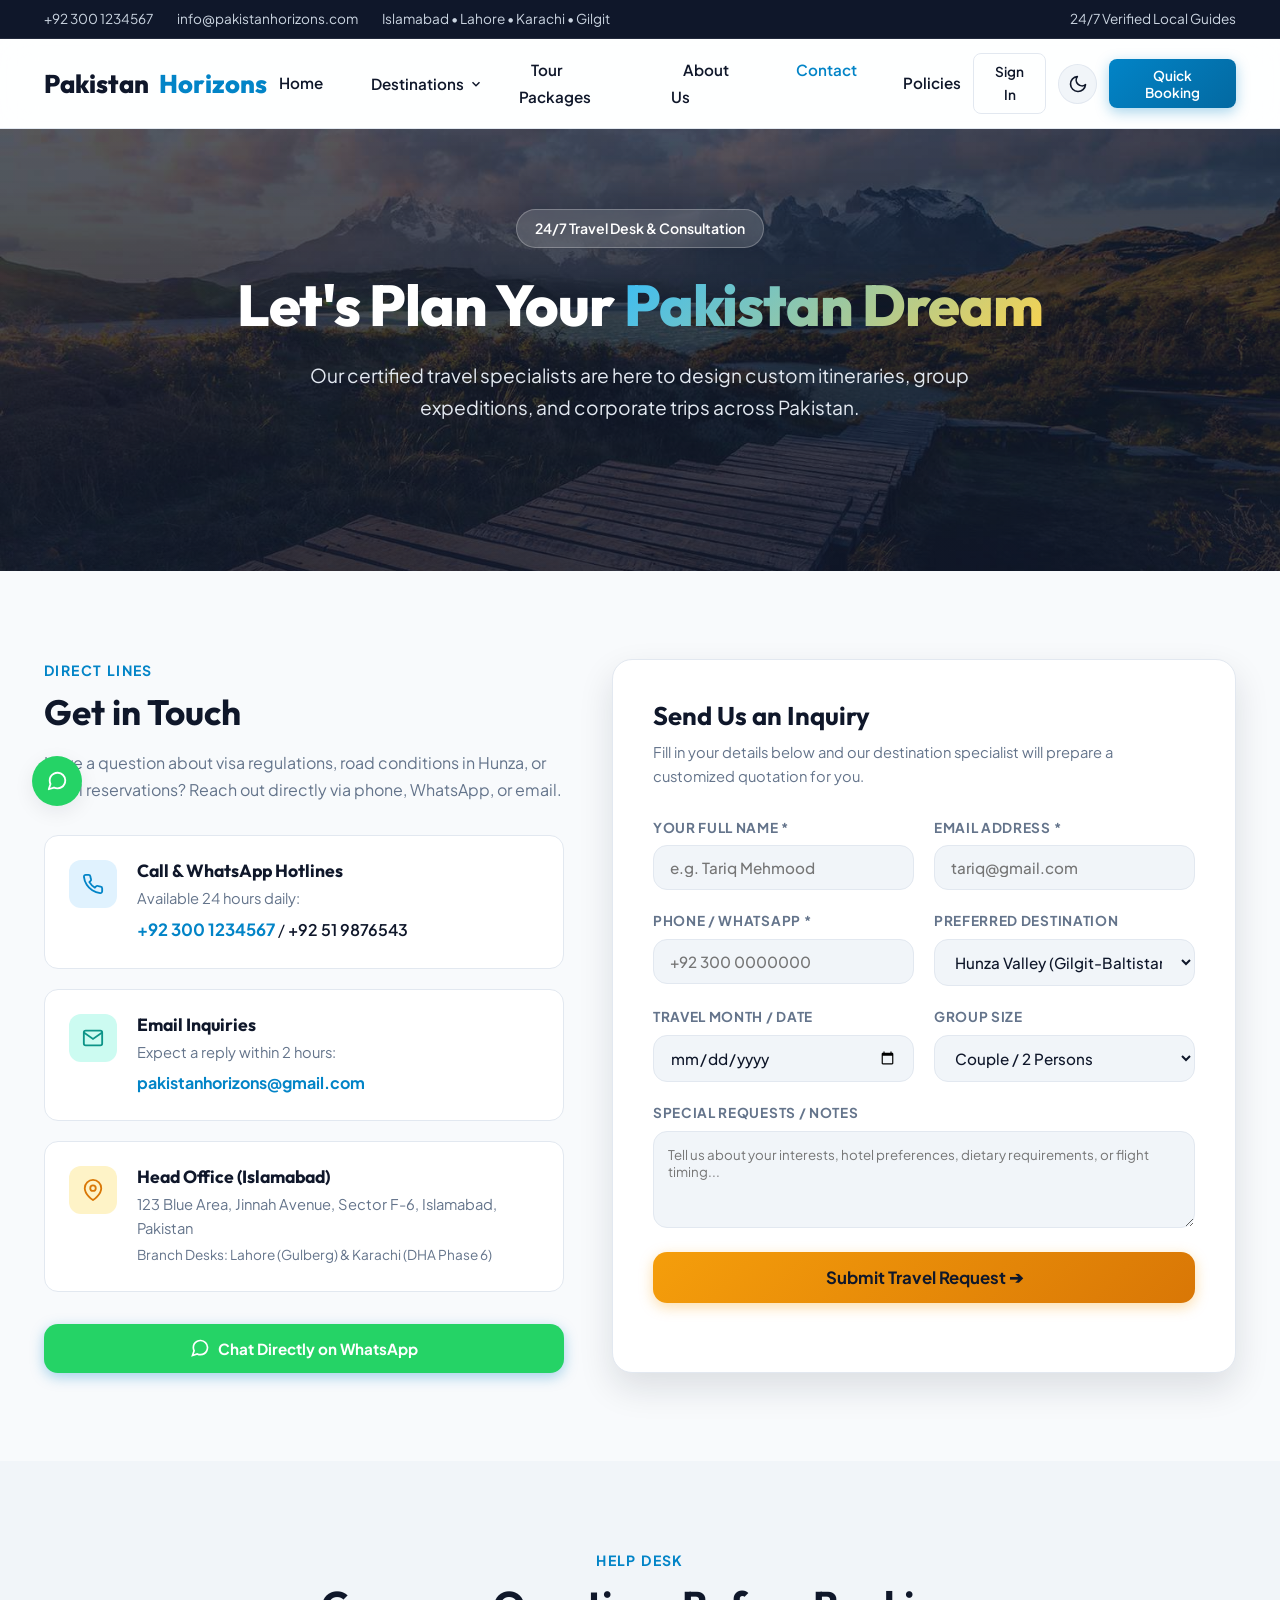
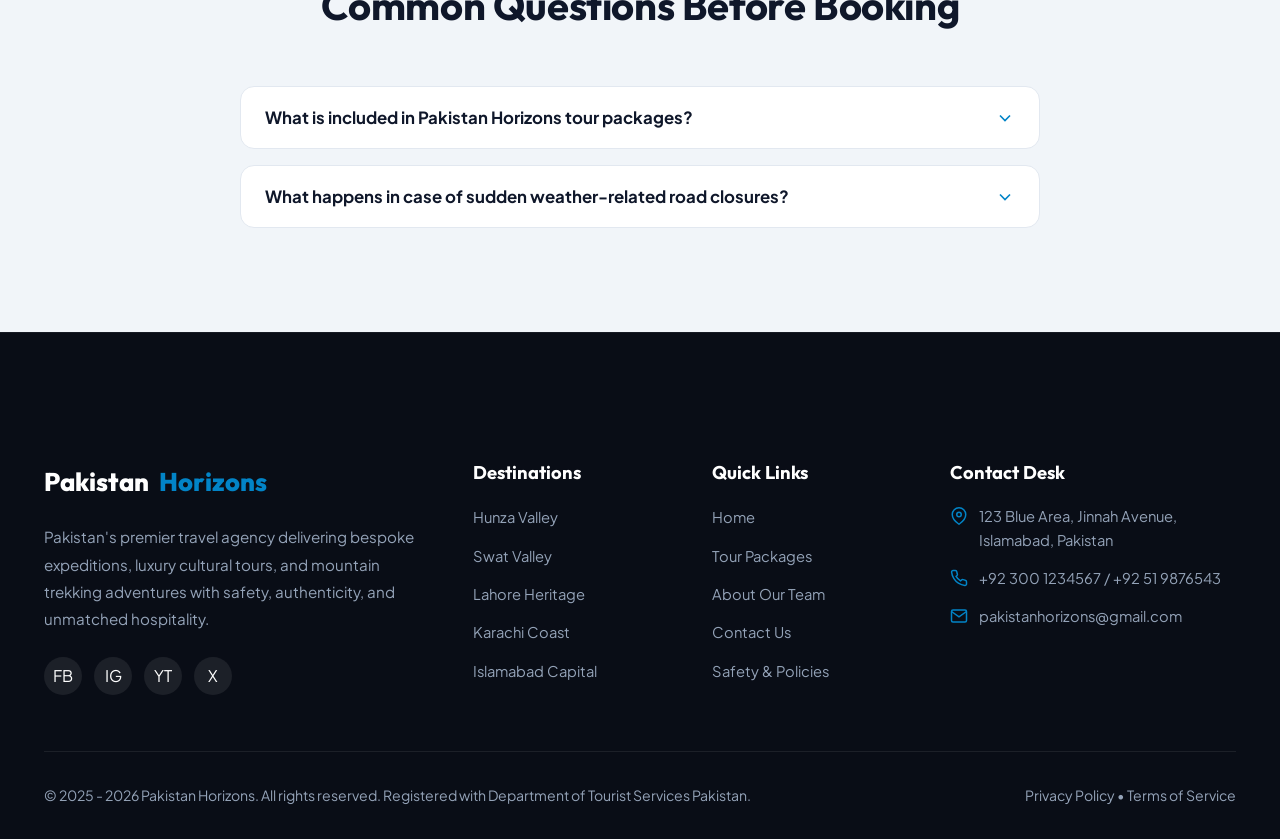
<file: html/contact.html>
<!DOCTYPE html>
<html lang="en">
<head>
  <meta charset="UTF-8">
  <meta name="viewport" content="width=device-width, initial-scale=1.0">
  <title>Contact Us - Pakistan Horizons Travel Desk</title>
  <meta name="description" content="Get in touch with Pakistan Horizons. 24/7 dedicated travel consultants for customized tours, corporate retreats, flight bookings, and tourist visa assistance.">
  <link href="https://fonts.googleapis.com/css2?family=Outfit:wght@400;500;600;700;800&family=Plus+Jakarta+Sans:wght@300;400;500;600;700&display=swap" rel="stylesheet">
  <link rel="stylesheet" href="../css/styles.css">
</head>
<body>

  <!-- Top Info Bar -->
  <div class="top-bar">
    <div class="container">
      <div class="top-bar-contact">
        <a href="tel:+923001234567">+92 300 1234567</a>
        <a href="mailto:pakistanhorizons@gmail.com">info@pakistanhorizons.com</a>
        <span>Islamabad • Lahore • Karachi • Gilgit</span>
      </div>
      <div class="top-bar-actions">
        <span>24/7 Verified Local Guides</span>
      </div>
    </div>
  </div>

  <!-- Navigation -->
  <nav class="navbar">
    <div class="container nav-container">
      <a href="index.html" class="logo">
        Pakistan<span>Horizons</span>
      </a>

      <ul class="nav-menu">
        <li><a href="index.html" class="nav-link">Home</a></li>
        <li class="dropdown">
          <a href="index.html#destinations" class="nav-link dropdown-toggle">
            Destinations
            <svg width="14" height="14" viewBox="0 0 24 24" fill="none" stroke="currentColor" stroke-width="2.5"><polyline points="6 9 12 15 18 9"></polyline></svg>
          </a>
          <ul class="dropdown-menu">
            <li><a href="lahore.html" class="dropdown-link">Lahore Heritage</a></li>
            <li><a href="karachi.html" class="dropdown-link">Karachi Coast</a></li>
            <li><a href="islamabad.html" class="dropdown-link">Islamabad Capital</a></li>
            <li><a href="hunza.html" class="dropdown-link">Hunza Valley</a></li>
            <li><a href="swat.html" class="dropdown-link">Swat Valley</a></li>
          </ul>
        </li>
        <li><a href="packages.html" class="nav-link">Tour Packages</a></li>
        <li><a href="about.html" class="nav-link">About Us</a></li>
        <li><a href="contact.html" class="nav-link active">Contact</a></li>
        <li><a href="policies.html" class="nav-link">Policies</a></li>
      </ul>

      <div class="nav-actions">
        <button id="themeToggleBtn" class="theme-toggle-btn" aria-label="Toggle Theme">
          <svg width="18" height="18" viewBox="0 0 24 24" fill="none" stroke="currentColor" stroke-width="2" stroke-linecap="round" stroke-linejoin="round">
            <path d="M21 12.79A9 9 0 1 1 11.21 3 7 7 0 0 0 21 12.79z"></path>
          </svg>
        </button>
        <button class="btn btn-primary btn-sm" data-open-booking data-tour-title="Custom Inquiry" data-tour-price="45000" data-tour-days="5">
          Quick Booking
        </button>
        <div class="nav-toggle">
          <span></span>
          <span></span>
          <span></span>
        </div>
      </div>
    </div>
  </nav>

  <!-- Hero Header -->
  <section class="hero" style="min-height: 45vh; background: linear-gradient(rgba(15, 23, 42, 0.7), rgba(15, 23, 42, 0.85)), url('../images/destination1.jpg') center/cover no-repeat;">
    <div class="container">
      <div class="hero-content">
        <span class="hero-badge">24/7 Travel Desk & Consultation</span>
        <h1 class="hero-title">Let's Plan Your <span class="highlight">Pakistan Dream</span></h1>
        <p class="hero-subtitle">Our certified travel specialists are here to design custom itineraries, group expeditions, and corporate trips across Pakistan.</p>
      </div>
    </div>
  </section>

  <!-- Contact Grid Section -->
  <section class="section">
    <div class="container">
      <div style="display: grid; grid-template-columns: 1fr 1.2fr; gap: 3rem;">
        
        <!-- Contact Information Cards -->
        <div>
          <span class="section-tag">Direct Lines</span>
          <h2 style="font-size: 2.2rem; margin-bottom: 1rem;">Get in Touch</h2>
          <p style="color: var(--text-muted); margin-bottom: 2rem;">Have a question about visa regulations, road conditions in Hunza, or hotel reservations? Reach out directly via phone, WhatsApp, or email.</p>

          <div style="display: flex; flex-direction: column; gap: 1.25rem; margin-bottom: 2rem;">
            
            <div style="background: var(--bg-card); padding: 1.5rem; border-radius: var(--radius-md); border: 1px solid var(--border-color); display: flex; align-items: flex-start; gap: 1.25rem;">
              <div style="width: 48px; height: 48px; border-radius: 12px; background: var(--primary-light); color: var(--primary); display: flex; align-items: center; justify-content: center; flex-shrink: 0;">
                <svg width="22" height="22" viewBox="0 0 24 24" fill="none" stroke="currentColor" stroke-width="2"><path d="M22 16.92v3a2 2 0 0 1-2.18 2 19.79 19.79 0 0 1-8.63-3.07 19.5 19.5 0 0 1-6-6 19.79 19.79 0 0 1-3.07-8.67A2 2 0 0 1 4.11 2h3a2 2 0 0 1 2 1.72 12.84 12.84 0 0 0 .7 2.81 2 2 0 0 1-.45 2.11L8.09 9.91a16 16 0 0 0 6 6l1.27-1.27a2 2 0 0 1 2.11-.45 12.84 12.84 0 0 0 2.81.7A2 2 0 0 1 22 16.92z"></path></svg>
              </div>
              <div>
                <h4 style="font-size: 1.1rem; margin-bottom: 0.25rem;">Call & WhatsApp Hotlines</h4>
                <p style="color: var(--text-muted); font-size: 0.92rem; margin-bottom: 0.35rem;">Available 24 hours daily:</p>
                <a href="tel:+923001234567" style="color: var(--primary); font-weight: 700; font-size: 1.05rem;">+92 300 1234567</a> / 
                <a href="tel:+92519876543" style="color: var(--text-main); font-weight: 600;">+92 51 9876543</a>
              </div>
            </div>

            <div style="background: var(--bg-card); padding: 1.5rem; border-radius: var(--radius-md); border: 1px solid var(--border-color); display: flex; align-items: flex-start; gap: 1.25rem;">
              <div style="width: 48px; height: 48px; border-radius: 12px; background: var(--secondary-light); color: var(--secondary); display: flex; align-items: center; justify-content: center; flex-shrink: 0;">
                <svg width="22" height="22" viewBox="0 0 24 24" fill="none" stroke="currentColor" stroke-width="2"><path d="M4 4h16c1.1 0 2 .9 2 2v12c0 1.1-.9 2-2 2H4c-1.1 0-2-.9-2-2V6c0-1.1.9-2 2-2z"></path><polyline points="22,6 12,13 2,6"></polyline></svg>
              </div>
              <div>
                <h4 style="font-size: 1.1rem; margin-bottom: 0.25rem;">Email Inquiries</h4>
                <p style="color: var(--text-muted); font-size: 0.92rem; margin-bottom: 0.35rem;">Expect a reply within 2 hours:</p>
                <a href="mailto:pakistanhorizons@gmail.com" style="color: var(--primary); font-weight: 700;">pakistanhorizons@gmail.com</a>
              </div>
            </div>

            <div style="background: var(--bg-card); padding: 1.5rem; border-radius: var(--radius-md); border: 1px solid var(--border-color); display: flex; align-items: flex-start; gap: 1.25rem;">
              <div style="width: 48px; height: 48px; border-radius: 12px; background: var(--accent-light); color: var(--accent-hover); display: flex; align-items: center; justify-content: center; flex-shrink: 0;">
                <svg width="22" height="22" viewBox="0 0 24 24" fill="none" stroke="currentColor" stroke-width="2"><path d="M21 10c0 7-9 13-9 13s-9-6-9-13a9 9 0 0 1 18 0z"></path><circle cx="12" cy="10" r="3"></circle></svg>
              </div>
              <div>
                <h4 style="font-size: 1.1rem; margin-bottom: 0.25rem;">Head Office (Islamabad)</h4>
                <p style="color: var(--text-muted); font-size: 0.92rem;">123 Blue Area, Jinnah Avenue, Sector F-6, Islamabad, Pakistan</p>
                <p style="color: var(--text-muted); font-size: 0.85rem; margin-top: 0.25rem;">Branch Desks: Lahore (Gulberg) & Karachi (DHA Phase 6)</p>
              </div>
            </div>

          </div>

          <a href="https://wa.me/923001234567?text=Hello%20Pakistan%20Horizons%2C%20I%20want%20to%20inquire%20about%20a%20tour." 
             target="_blank" 
             class="btn btn-primary" 
             style="background: #25d366; border: none; font-weight: 700; width: 100%; display: flex; align-items: center; justify-content: center; gap: 0.5rem;">
             <svg width="20" height="20" viewBox="0 0 24 24" fill="none" stroke="currentColor" stroke-width="2"><path d="M21 11.5a8.38 8.38 0 0 1-.9 3.8 8.5 8.5 0 0 1-7.6 4.7 8.38 8.38 0 0 1-3.8-.9L3 21l1.9-5.7a8.38 8.38 0 0 1-.9-3.8 8.5 8.5 0 0 1 4.7-7.6 8.38 8.38 0 0 1 3.8-.9h.5a8.48 8.48 0 0 1 8 8v.5z"></path></svg>
             Chat Directly on WhatsApp
          </a>
        </div>

        <!-- Interactive Contact / Inquiry Form -->
        <div class="planner-box">
          <h3 style="font-size: 1.6rem; margin-bottom: 0.5rem;">Send Us an Inquiry</h3>
          <p style="color: var(--text-muted); font-size: 0.92rem; margin-bottom: 1.75rem;">Fill in your details below and our destination specialist will prepare a customized quotation for you.</p>

          <form id="mainContactForm">
            <div class="planner-fields" style="margin-bottom: 1.25rem;">
              <div class="search-field">
                <label>Your Full Name *</label>
                <input type="text" name="name" placeholder="e.g. Tariq Mehmood" required>
              </div>
              <div class="search-field">
                <label>Email Address *</label>
                <input type="email" name="email" placeholder="tariq@gmail.com" required>
              </div>
              <div class="search-field">
                <label>Phone / WhatsApp *</label>
                <input type="tel" name="phone" placeholder="+92 300 0000000" required>
              </div>
              <div class="search-field">
                <label>Preferred Destination</label>
                <select name="destination">
                  <option>Hunza Valley (Gilgit-Baltistan)</option>
                  <option>Swat & Malam Jabba (KPK)</option>
                  <option>Skardu & Deosai Plains</option>
                  <option>Historic Lahore Cultural</option>
                  <option>Karachi & Gwadar Coast</option>
                  <option>Custom Multi-City Itinerary</option>
                </select>
              </div>
              <div class="search-field">
                <label>Travel Month / Date</label>
                <input type="date" name="travel_date">
              </div>
              <div class="search-field">
                <label>Group Size</label>
                <select name="group_size">
                  <option>Solo Traveler (1)</option>
                  <option selected>Couple / 2 Persons</option>
                  <option>Small Family (3 - 5)</option>
                  <option>Large Group (6 - 15)</option>
                  <option>Corporate Retreat (15+)</option>
                </select>
              </div>
            </div>

            <div class="search-field" style="margin-bottom: 1.5rem;">
              <label>Special Requests / Notes</label>
              <textarea name="message" rows="4" placeholder="Tell us about your interests, hotel preferences, dietary requirements, or flight timing..." style="width: 100%; padding: 0.85rem; border: 1.5px solid var(--border-color); border-radius: var(--radius-md); background: var(--bg-surface); color: var(--text-main);"></textarea>
            </div>

            <button type="submit" class="btn btn-accent btn-lg" style="width: 100%;">
              Submit Travel Request ➔
            </button>
          </form>
        </div>

      </div>
    </div>
  </section>

  <!-- FAQ Section -->
  <section class="section" style="background: var(--bg-surface);">
    <div class="container">
      <div class="section-header">
        <span class="section-tag">Help Desk</span>
        <h2 class="section-title">Common Questions Before Booking</h2>
      </div>

      <div class="faq-wrap">
        <div class="faq-item">
          <button class="faq-question">
            <span>What is included in Pakistan Horizons tour packages?</span>
            <svg width="20" height="20" viewBox="0 0 24 24" fill="none" stroke="currentColor" stroke-width="2"><polyline points="6 9 12 15 18 9"></polyline></svg>
          </button>
          <div class="faq-answer">
            <p>Our standard packages include private air-conditioned transport (Saloon car, 4x4 Prado or Grand Cabin), hotel stays with daily breakfast, certified local English & Urdu speaking guides, fuel, highway tolls, and monument entrance tickets.</p>
          </div>
        </div>

        <div class="faq-item">
          <button class="faq-question">
            <span>What happens in case of sudden weather-related road closures?</span>
            <svg width="20" height="20" viewBox="0 0 24 24" fill="none" stroke="currentColor" stroke-width="2"><polyline points="6 9 12 15 18 9"></polyline></svg>
          </button>
          <div class="faq-answer">
            <p>Safety is our #1 priority. Our dispatch team monitors KKH and mountain passes 24/7. In the rare event of weather landslides or snowfall delays, our guide will smoothly divert the group to safe alternative scenic destinations with zero penalty.</p>
          </div>
        </div>
      </div>
    </div>
  </section>

  <!-- Footer -->
  <footer class="footer">
    <div class="container">
      <div class="footer-grid">
        <div class="footer-brand">
          <a href="index.html" class="logo">Pakistan<span>Horizons</span></a>
          <p>Pakistan's premier travel agency delivering bespoke expeditions, luxury cultural tours, and mountain trekking adventures with safety, authenticity, and unmatched hospitality.</p>
          <div class="social-bar">
            <a href="#" class="social-icon" title="Facebook">FB</a>
            <a href="#" class="social-icon" title="Instagram">IG</a>
            <a href="#" class="social-icon" title="YouTube">YT</a>
            <a href="#" class="social-icon" title="Twitter">X</a>
          </div>
        </div>

        <div class="footer-col">
          <h4>Destinations</h4>
          <ul class="footer-links">
            <li><a href="hunza.html">Hunza Valley</a></li>
            <li><a href="swat.html">Swat Valley</a></li>
            <li><a href="lahore.html">Lahore Heritage</a></li>
            <li><a href="karachi.html">Karachi Coast</a></li>
            <li><a href="islamabad.html">Islamabad Capital</a></li>
          </ul>
        </div>

        <div class="footer-col">
          <h4>Quick Links</h4>
          <ul class="footer-links">
            <li><a href="index.html">Home</a></li>
            <li><a href="packages.html">Tour Packages</a></li>
            <li><a href="about.html">About Our Team</a></li>
            <li><a href="contact.html">Contact Us</a></li>
            <li><a href="policies.html">Safety & Policies</a></li>
          </ul>
        </div>

        <div class="footer-col">
          <h4>Contact Desk</h4>
          <ul class="footer-contact-info">
            <li>
              <svg width="18" height="18" viewBox="0 0 24 24" fill="none" stroke="currentColor" stroke-width="2"><path d="M21 10c0 7-9 13-9 13s-9-6-9-13a9 9 0 0 1 18 0z"></path><circle cx="12" cy="10" r="3"></circle></svg>
              <span>123 Blue Area, Jinnah Avenue, Islamabad, Pakistan</span>
            </li>
            <li>
              <svg width="18" height="18" viewBox="0 0 24 24" fill="none" stroke="currentColor" stroke-width="2"><path d="M22 16.92v3a2 2 0 0 1-2.18 2 19.79 19.79 0 0 1-8.63-3.07 19.5 19.5 0 0 1-6-6 19.79 19.79 0 0 1-3.07-8.67A2 2 0 0 1 4.11 2h3a2 2 0 0 1 2 1.72 12.84 12.84 0 0 0 .7 2.81 2 2 0 0 1-.45 2.11L8.09 9.91a16 16 0 0 0 6 6l1.27-1.27a2 2 0 0 1 2.11-.45 12.84 12.84 0 0 0 2.81.7A2 2 0 0 1 22 16.92z"></path></svg>
              <span>+92 300 1234567 / +92 51 9876543</span>
            </li>
            <li>
              <svg width="18" height="18" viewBox="0 0 24 24" fill="none" stroke="currentColor" stroke-width="2"><path d="M4 4h16c1.1 0 2 .9 2 2v12c0 1.1-.9 2-2 2H4c-1.1 0-2-.9-2-2V6c0-1.1.9-2 2-2z"></path><polyline points="22,6 12,13 2,6"></polyline></svg>
              <span>pakistanhorizons@gmail.com</span>
            </li>
          </ul>
        </div>
      </div>

      <div class="footer-bottom">
        <p>&copy; 2025 - 2026 Pakistan Horizons. All rights reserved. Registered with Department of Tourist Services Pakistan.</p>
        <p><a href="policies.html" style="color: #94a3b8;">Privacy Policy</a> • <a href="policies.html" style="color: #94a3b8;">Terms of Service</a></p>
      </div>
    </div>
  </footer>

  <!-- Interactive Booking Modal -->
  <div class="modal-overlay" id="bookingModal">
    <div class="modal-box">
      <button class="modal-close-btn" id="closeBookingModal" aria-label="Close modal">✕</button>
      <div id="modalStepContainer">
        <div class="modal-header">
          <span class="badge badge-primary" style="margin-bottom: 0.5rem;">Instant Reservation</span>
          <h3 id="modalTourTitle">Pakistan Horizons Tour</h3>
          <p>Customize your options and reserve your spot. No immediate upfront charge required.</p>
        </div>

        <form id="tourBookingForm">
          <div class="search-form-grid" style="grid-template-columns: 1fr 1fr; margin-bottom: 1.25rem;">
            <div class="search-field">
              <label>Full Name *</label>
              <input type="text" id="modalName" placeholder="e.g. John Doe / Sarah Khan" required>
            </div>
            <div class="search-field">
              <label>Email Address *</label>
              <input type="email" id="modalEmail" placeholder="yourname@gmail.com" required>
            </div>
            <div class="search-field">
              <label>Phone / WhatsApp *</label>
              <input type="tel" id="modalPhone" placeholder="+92 300 0000000" required>
            </div>
            <div class="search-field">
              <label>Preferred Travel Date *</label>
              <input type="date" id="modalDate" required>
            </div>
            <div class="search-field">
              <label>Number of Guests</label>
              <input type="number" id="modalAdults" value="1" min="1" max="30" required>
            </div>
            <div class="search-field">
              <label>Accommodation Tier</label>
              <select id="modalTier">
                <option value="standard">Standard (3-Star)</option>
                <option value="deluxe" selected>Deluxe (+35%)</option>
                <option value="luxury">Luxury VIP (+75%)</option>
              </select>
            </div>
          </div>

          <div style="background: var(--bg-surface); padding: 1.25rem; border-radius: var(--radius-md); margin-bottom: 1.5rem; display: flex; justify-content: space-between; align-items: center;">
            <div>
              <span style="font-size: 0.85rem; color: var(--text-muted);">Base Price Per Person:</span>
              <div id="modalBasePrice" style="font-weight: 700; color: var(--text-main);">PKR 45,000</div>
            </div>
            <div style="text-align: right;">
              <span style="font-size: 0.85rem; color: var(--text-muted);">Total Estimated Cost:</span>
              <div id="modalEstimatedTotal" style="font-size: 1.4rem; font-weight: 800; color: var(--primary);">PKR 45,000</div>
            </div>
          </div>

          <button type="submit" class="btn btn-accent btn-lg" style="width: 100%;">
            Confirm Reservation & Generate Voucher
          </button>
        </form>
      </div>
    </div>
  </div>

  <!-- Floating Action Buttons -->
  <div class="floating-actions">
    <a href="https://wa.me/923001234567?text=Hello%20Pakistan%20Horizons%2C%20I%20would%20like%20to%20inquire%20about%20travel%20options." target="_blank" class="float-btn float-whatsapp" title="Chat on WhatsApp">
      <svg width="22" height="22" viewBox="0 0 24 24" fill="none" stroke="currentColor" stroke-width="2" stroke-linecap="round" stroke-linejoin="round">
        <path d="M21 11.5a8.38 8.38 0 0 1-.9 3.8 8.5 8.5 0 0 1-7.6 4.7 8.38 8.38 0 0 1-3.8-.9L3 21l1.9-5.7a8.38 8.38 0 0 1-.9-3.8 8.5 8.5 0 0 1 4.7-7.6 8.38 8.38 0 0 1 3.8-.9h.5a8.48 8.48 0 0 1 8 8v.5z"></path>
      </svg>
    </a>
    <button id="floatTopBtn" class="float-btn float-top" title="Back to top">
      ▲
    </button>
  </div>

  <script src="../js/firebase-config.js"></script>
  <script src="../js/script.js"></script>
</body>
</html>
</file>
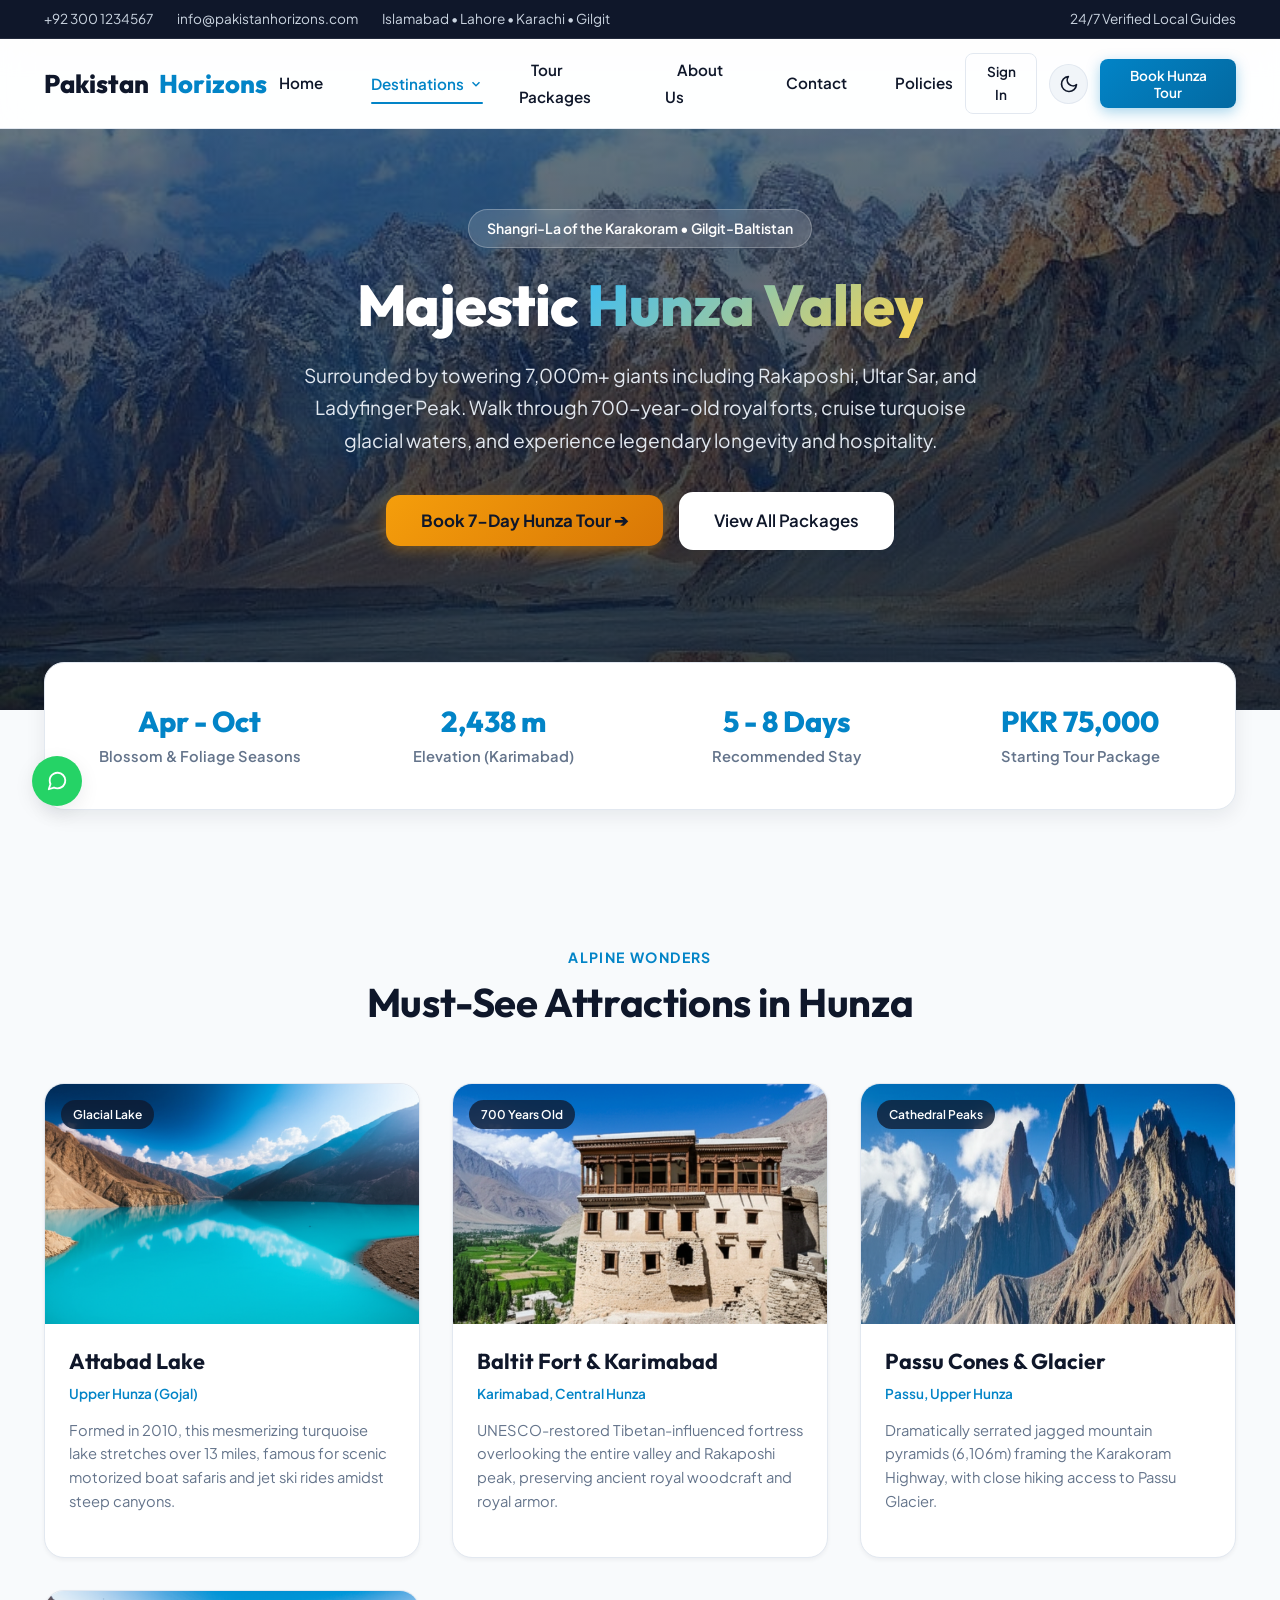
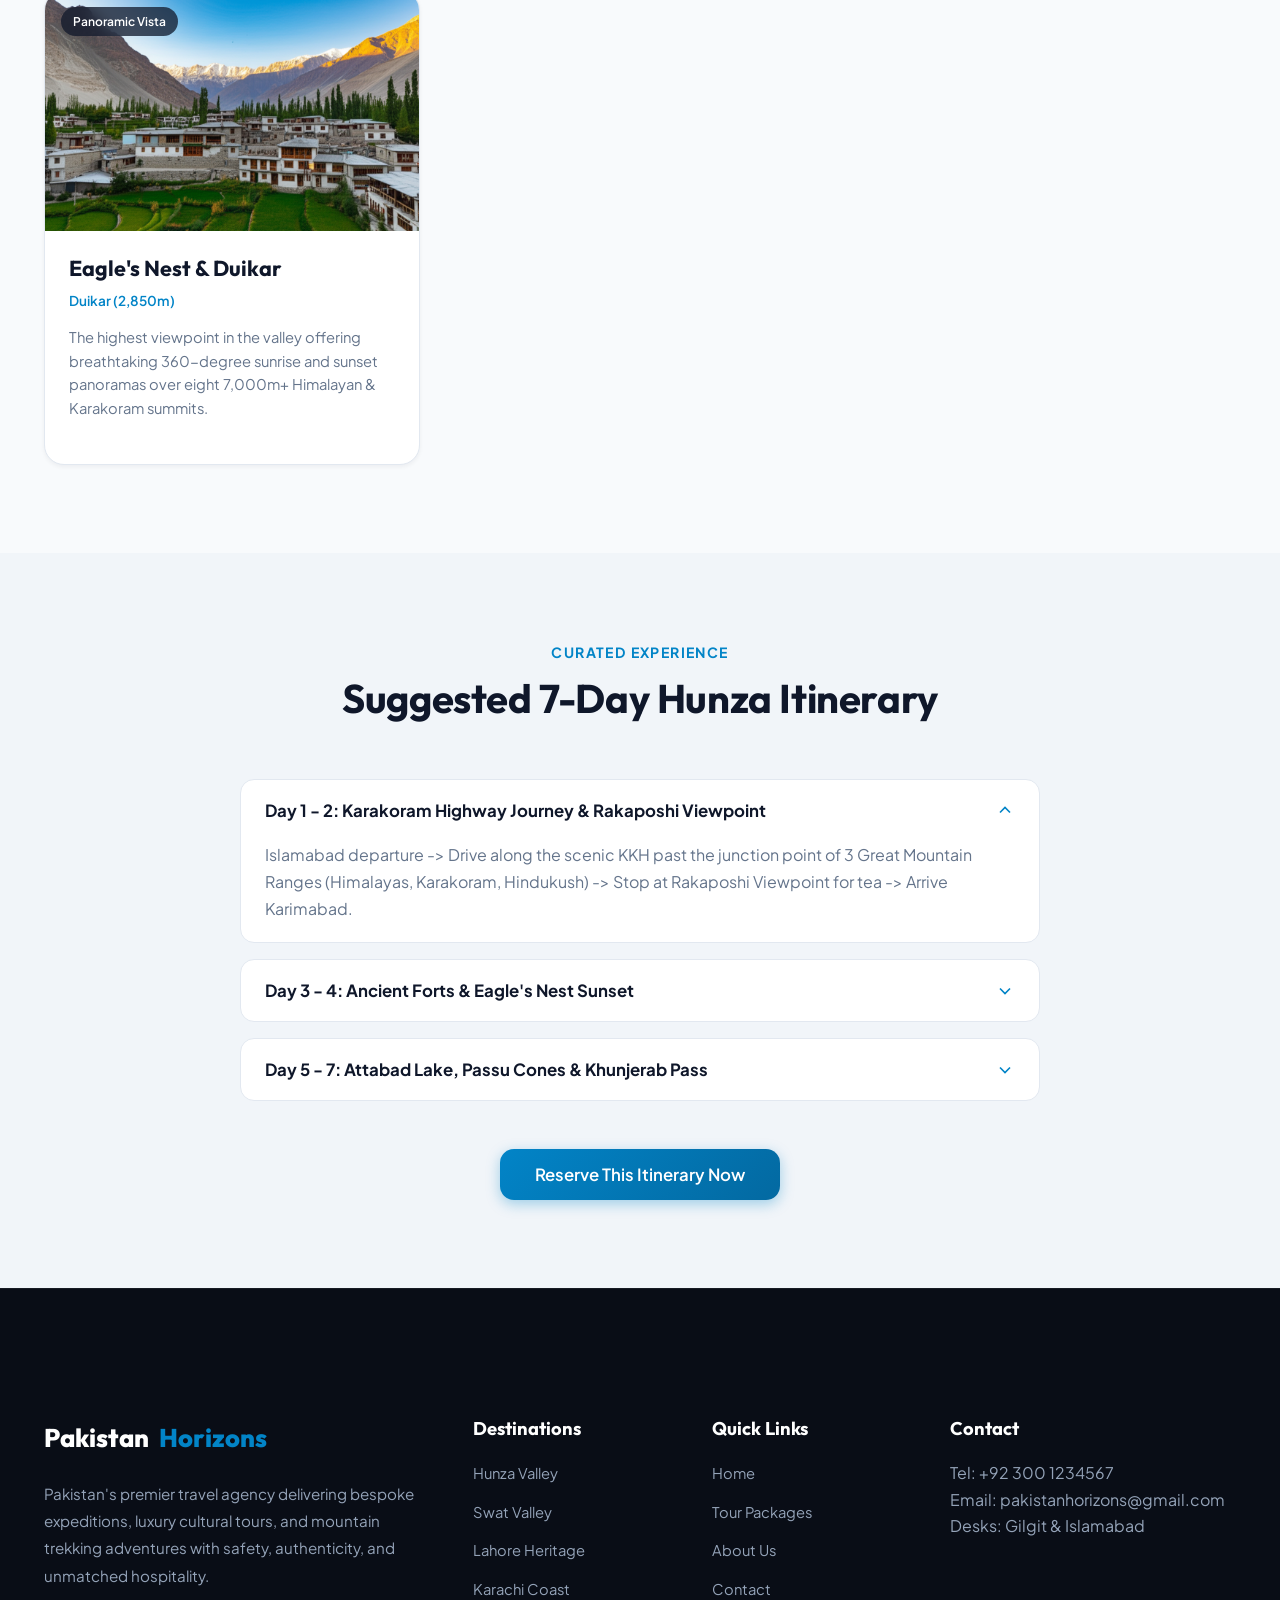
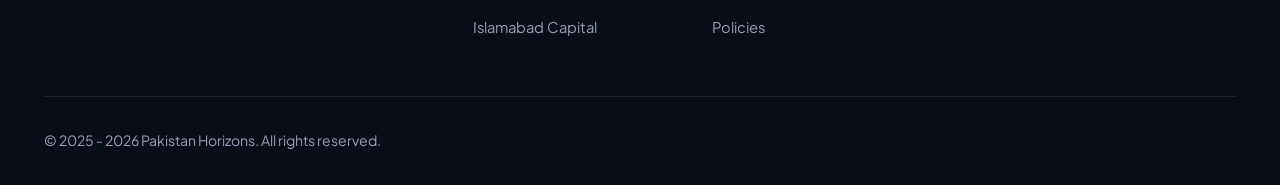
<file: html/hunza.html>
<!DOCTYPE html>
<html lang="en">
<head>
  <meta charset="UTF-8">
  <meta name="viewport" content="width=device-width, initial-scale=1.0">
  <title>Hunza Valley & Karakoram Adventure - Pakistan Horizons</title>
  <meta name="description" content="Embark on a breathtaking tour of Hunza Valley, Gilgit-Baltistan. Attabad Lake, Baltit Fort, Passu Cones, and Hussaini Suspension Bridge.">
  <link href="https://fonts.googleapis.com/css2?family=Outfit:wght@400;500;600;700;800&family=Plus+Jakarta+Sans:wght@300;400;500;600;700&display=swap" rel="stylesheet">
  <link rel="stylesheet" href="../css/styles.css">
</head>
<body>

  <!-- Top Info Bar -->
  <div class="top-bar">
    <div class="container">
      <div class="top-bar-contact">
        <a href="tel:+923001234567">+92 300 1234567</a>
        <a href="mailto:pakistanhorizons@gmail.com">info@pakistanhorizons.com</a>
        <span>Islamabad • Lahore • Karachi • Gilgit</span>
      </div>
      <div class="top-bar-actions">
        <span>24/7 Verified Local Guides</span>
      </div>
    </div>
  </div>

  <!-- Navigation -->
  <nav class="navbar">
    <div class="container nav-container">
      <a href="index.html" class="logo">
        Pakistan<span>Horizons</span>
      </a>

      <ul class="nav-menu">
        <li><a href="index.html" class="nav-link">Home</a></li>
        <li class="dropdown">
          <a href="#" class="nav-link dropdown-toggle active">
            Destinations
            <svg width="14" height="14" viewBox="0 0 24 24" fill="none" stroke="currentColor" stroke-width="2.5"><polyline points="6 9 12 15 18 9"></polyline></svg>
          </a>
          <ul class="dropdown-menu">
            <li><a href="lahore.html" class="dropdown-link">Lahore Heritage</a></li>
            <li><a href="karachi.html" class="dropdown-link">Karachi Coast</a></li>
            <li><a href="islamabad.html" class="dropdown-link">Islamabad Capital</a></li>
            <li><a href="hunza.html" class="dropdown-link">Hunza Valley</a></li>
            <li><a href="swat.html" class="dropdown-link">Swat Valley</a></li>
          </ul>
        </li>
        <li><a href="packages.html" class="nav-link">Tour Packages</a></li>
        <li><a href="about.html" class="nav-link">About Us</a></li>
        <li><a href="contact.html" class="nav-link">Contact</a></li>
        <li><a href="policies.html" class="nav-link">Policies</a></li>
      </ul>

      <div class="nav-actions">
        <button id="themeToggleBtn" class="theme-toggle-btn" aria-label="Toggle Theme">
          <svg width="18" height="18" viewBox="0 0 24 24" fill="none" stroke="currentColor" stroke-width="2" stroke-linecap="round" stroke-linejoin="round">
            <path d="M21 12.79A9 9 0 1 1 11.21 3 7 7 0 0 0 21 12.79z"></path>
          </svg>
        </button>
        <button class="btn btn-primary btn-sm" data-open-booking data-tour-title="Hunza Valley Explorer" data-tour-price="75000" data-tour-days="7">
          Book Hunza Tour
        </button>
        <div class="nav-toggle">
          <span></span>
          <span></span>
          <span></span>
        </div>
      </div>
    </div>
  </nav>

  <!-- Hero Header -->
  <section class="hero" style="min-height: 60vh; background: linear-gradient(rgba(15, 23, 42, 0.6), rgba(15, 23, 42, 0.85)), url('../images/hunza-valley.jpg') center/cover no-repeat;">
    <div class="container">
      <div class="hero-content">
        <span class="hero-badge">Shangri-La of the Karakoram • Gilgit-Baltistan</span>
        <h1 class="hero-title">Majestic <span class="highlight">Hunza Valley</span></h1>
        <p class="hero-subtitle">Surrounded by towering 7,000m+ giants including Rakaposhi, Ultar Sar, and Ladyfinger Peak. Walk through 700-year-old royal forts, cruise turquoise glacial waters, and experience legendary longevity and hospitality.</p>
        <div class="hero-actions">
          <button class="btn btn-accent btn-lg" data-open-booking data-tour-title="Hunza & Passu Expedition" data-tour-price="75000" data-tour-days="7">
            Book 7-Day Hunza Tour ➔
          </button>
          <a href="packages.html" class="btn btn-white btn-lg">View All Packages</a>
        </div>
      </div>
    </div>
  </section>

  <!-- Quick Facts Bar -->
  <div class="container">
    <div class="stats-bar" style="margin-top: -3rem; position: relative; z-index: 10;">
      <div class="stat-item">
        <h3 style="font-size: 1.8rem;">Apr - Oct</h3>
        <p>Blossom & Foliage Seasons</p>
      </div>
      <div class="stat-item">
        <h3 style="font-size: 1.8rem;">2,438 m</h3>
        <p>Elevation (Karimabad)</p>
      </div>
      <div class="stat-item">
        <h3 style="font-size: 1.8rem;">5 - 8 Days</h3>
        <p>Recommended Stay</p>
      </div>
      <div class="stat-item">
        <h3 style="font-size: 1.8rem;">PKR 75,000</h3>
        <p>Starting Tour Package</p>
      </div>
    </div>
  </div>

  <!-- Key Attractions Section -->
  <section class="section">
    <div class="container">
      <div class="section-header">
        <span class="section-tag">Alpine Wonders</span>
        <h2 class="section-title">Must-See Attractions in Hunza</h2>
      </div>

      <div class="destinations-grid">

        <div class="destination-card">
          <div class="card-image-wrap">
            <img src="../images/attabad_lake.jpg" alt="Attabad Lake turquoise waters and boating">
            <span class="card-floating-badge">Glacial Lake</span>
          </div>
          <div class="card-body">
            <h3 class="card-title" style="margin-bottom: 0.5rem;">Attabad Lake</h3>
            <div class="card-location">Upper Hunza (Gojal)</div>
            <p class="card-text">Formed in 2010, this mesmerizing turquoise lake stretches over 13 miles, famous for scenic motorized boat safaris and jet ski rides amidst steep canyons.</p>
          </div>
        </div>

        <div class="destination-card">
          <div class="card-image-wrap">
            <img src="../images/baltit_fort.jpg" alt="Baltit Fort Karimabad atop hill">
            <span class="card-floating-badge">700 Years Old</span>
          </div>
          <div class="card-body">
            <h3 class="card-title" style="margin-bottom: 0.5rem;">Baltit Fort & Karimabad</h3>
            <div class="card-location">Karimabad, Central Hunza</div>
            <p class="card-text">UNESCO-restored Tibetan-influenced fortress overlooking the entire valley and Rakaposhi peak, preserving ancient royal woodcraft and royal armor.</p>
          </div>
        </div>

        <div class="destination-card">
          <div class="card-image-wrap">
            <img src="../images/passu_cones.jpg" alt="Passu Cones cathedral peaks">
            <span class="card-floating-badge">Cathedral Peaks</span>
          </div>
          <div class="card-body">
            <h3 class="card-title" style="margin-bottom: 0.5rem;">Passu Cones & Glacier</h3>
            <div class="card-location">Passu, Upper Hunza</div>
            <p class="card-text">Dramatically serrated jagged mountain pyramids (6,106m) framing the Karakoram Highway, with close hiking access to Passu Glacier.</p>
          </div>
        </div>

        <div class="destination-card">
          <div class="card-image-wrap">
            <img src="../images/karimabad.jpg" alt="Eagle's Nest viewpoint sunset overlooking Hunza">
            <span class="card-floating-badge">Panoramic Vista</span>
          </div>
          <div class="card-body">
            <h3 class="card-title" style="margin-bottom: 0.5rem;">Eagle's Nest & Duikar</h3>
            <div class="card-location">Duikar (2,850m)</div>
            <p class="card-text">The highest viewpoint in the valley offering breathtaking 360-degree sunrise and sunset panoramas over eight 7,000m+ Himalayan & Karakoram summits.</p>
          </div>
        </div>

      </div>
    </div>
  </section>

  <!-- Suggested Itinerary -->
  <section class="section" style="background: var(--bg-surface);">
    <div class="container">
      <div class="section-header">
        <span class="section-tag">Curated Experience</span>
        <h2 class="section-title">Suggested 7-Day Hunza Itinerary</h2>
      </div>

      <div class="faq-wrap">
        <div class="faq-item active">
          <button class="faq-question">
            <span>Day 1 - 2: Karakoram Highway Journey & Rakaposhi Viewpoint</span>
            <svg width="20" height="20" viewBox="0 0 24 24" fill="none" stroke="currentColor" stroke-width="2"><polyline points="6 9 12 15 18 9"></polyline></svg>
          </button>
          <div class="faq-answer" style="max-height: 200px;">
            <p>Islamabad departure -> Drive along the scenic KKH past the junction point of 3 Great Mountain Ranges (Himalayas, Karakoram, Hindukush) -> Stop at Rakaposhi Viewpoint for tea -> Arrive Karimabad.</p>
          </div>
        </div>

        <div class="faq-item">
          <button class="faq-question">
            <span>Day 3 - 4: Ancient Forts & Eagle's Nest Sunset</span>
            <svg width="20" height="20" viewBox="0 0 24 24" fill="none" stroke="currentColor" stroke-width="2"><polyline points="6 9 12 15 18 9"></polyline></svg>
          </button>
          <div class="faq-answer">
            <p>Guided tour of 700-yr Baltit Fort & 900-yr Altit Fort -> Taste local traditional Hunza walnut cake & chapshuro -> Sunset photography at Duikar (Eagle's Nest) overlooking the valley.</p>
          </div>
        </div>

        <div class="faq-item">
          <button class="faq-question">
            <span>Day 5 - 7: Attabad Lake, Passu Cones & Khunjerab Pass</span>
            <svg width="20" height="20" viewBox="0 0 24 24" fill="none" stroke="currentColor" stroke-width="2"><polyline points="6 9 12 15 18 9"></polyline></svg>
          </button>
          <div class="faq-answer">
            <p>Attabad Lake boat safari -> Cross thrilling Hussaini Hanging Bridge -> Marvel at Passu Cones -> Drive to Khunjerab Pass (4,693m) - the world's highest paved international border -> Return journey to Islamabad.</p>
          </div>
        </div>
      </div>

      <div style="text-align: center; margin-top: 3rem;">
        <button class="btn btn-primary btn-lg" data-open-booking data-tour-title="7-Day Hunza & Passu Expedition" data-tour-price="75000" data-tour-days="7">
          Reserve This Itinerary Now
        </button>
      </div>
    </div>
  </section>

  <!-- Footer -->
  <footer class="footer">
    <div class="container">
      <div class="footer-grid">
        <div class="footer-brand">
          <a href="index.html" class="logo">Pakistan<span>Horizons</span></a>
          <p>Pakistan's premier travel agency delivering bespoke expeditions, luxury cultural tours, and mountain trekking adventures with safety, authenticity, and unmatched hospitality.</p>
        </div>
        <div class="footer-col">
          <h4>Destinations</h4>
          <ul class="footer-links">
            <li><a href="hunza.html">Hunza Valley</a></li>
            <li><a href="swat.html">Swat Valley</a></li>
            <li><a href="lahore.html">Lahore Heritage</a></li>
            <li><a href="karachi.html">Karachi Coast</a></li>
            <li><a href="islamabad.html">Islamabad Capital</a></li>
          </ul>
        </div>
        <div class="footer-col">
          <h4>Quick Links</h4>
          <ul class="footer-links">
            <li><a href="index.html">Home</a></li>
            <li><a href="packages.html">Tour Packages</a></li>
            <li><a href="about.html">About Us</a></li>
            <li><a href="contact.html">Contact</a></li>
            <li><a href="policies.html">Policies</a></li>
          </ul>
        </div>
        <div class="footer-col">
          <h4>Contact</h4>
          <p>Tel: +92 300 1234567<br>Email: pakistanhorizons@gmail.com<br>Desks: Gilgit & Islamabad</p>
        </div>
      </div>
      <div class="footer-bottom">
        <p>&copy; 2025 - 2026 Pakistan Horizons. All rights reserved.</p>
      </div>
    </div>
  </footer>

  <!-- Booking Modal -->
  <div class="modal-overlay" id="bookingModal">
    <div class="modal-box">
      <button class="modal-close-btn" id="closeBookingModal" aria-label="Close modal">✕</button>
      <div id="modalStepContainer">
        <div class="modal-header">
          <span class="badge badge-primary" style="margin-bottom: 0.5rem;">Instant Reservation</span>
          <h3 id="modalTourTitle">Hunza Valley Explorer</h3>
          <p>Reserve your private expedition to Hunza.</p>
        </div>
        <form id="tourBookingForm">
          <div class="search-form-grid" style="grid-template-columns: 1fr 1fr; margin-bottom: 1.25rem;">
            <div class="search-field">
              <label>Full Name *</label>
              <input type="text" id="modalName" placeholder="e.g. John Doe" required>
            </div>
            <div class="search-field">
              <label>Email Address *</label>
              <input type="email" id="modalEmail" placeholder="your@email.com" required>
            </div>
            <div class="search-field">
              <label>Phone / WhatsApp *</label>
              <input type="tel" id="modalPhone" placeholder="+92 300 0000000" required>
            </div>
            <div class="search-field">
              <label>Travel Date *</label>
              <input type="date" id="modalDate" required>
            </div>
            <div class="search-field">
              <label>Guests</label>
              <input type="number" id="modalAdults" value="1" min="1" max="30" required>
            </div>
            <div class="search-field">
              <label>Accommodation</label>
              <select id="modalTier">
                <option value="standard">Standard (3-Star)</option>
                <option value="deluxe" selected>Deluxe (4-Star)</option>
                <option value="luxury">Luxury (5-Star)</option>
              </select>
            </div>
          </div>
          <div style="background: var(--bg-surface); padding: 1.25rem; border-radius: var(--radius-md); margin-bottom: 1.5rem; display: flex; justify-content: space-between; align-items: center;">
            <div>
              <span style="font-size: 0.85rem; color: var(--text-muted);">Base Price Per Person:</span>
              <div id="modalBasePrice" style="font-weight: 700; color: var(--text-main);">PKR 75,000</div>
            </div>
            <div style="text-align: right;">
              <span style="font-size: 0.85rem; color: var(--text-muted);">Total Estimate:</span>
              <div id="modalEstimatedTotal" style="font-size: 1.4rem; font-weight: 800; color: var(--primary);">PKR 75,000</div>
            </div>
          </div>
          <button type="submit" class="btn btn-accent btn-lg" style="width: 100%;">
            Confirm Reservation & Get Voucher
          </button>
        </form>
      </div>
    </div>
  </div>

  <div class="floating-actions">
    <a href="https://wa.me/923001234567?text=Hello%20Pakistan%20Horizons%2C%20I%20want%20to%20inquire%20about%20the%20Hunza%20tour." target="_blank" class="float-btn float-whatsapp" title="Chat on WhatsApp">
      <svg width="22" height="22" viewBox="0 0 24 24" fill="none" stroke="currentColor" stroke-width="2" stroke-linecap="round" stroke-linejoin="round">
        <path d="M21 11.5a8.38 8.38 0 0 1-.9 3.8 8.5 8.5 0 0 1-7.6 4.7 8.38 8.38 0 0 1-3.8-.9L3 21l1.9-5.7a8.38 8.38 0 0 1-.9-3.8 8.5 8.5 0 0 1 4.7-7.6 8.38 8.38 0 0 1 3.8-.9h.5a8.48 8.48 0 0 1 8 8v.5z"></path>
      </svg>
    </a>
    <button id="floatTopBtn" class="float-btn float-top" title="Back to top">
      ▲
    </button>
  </div>

  <script src="../js/firebase-config.js"></script>
  <script src="../js/script.js"></script>
</body>
</html>
</file>
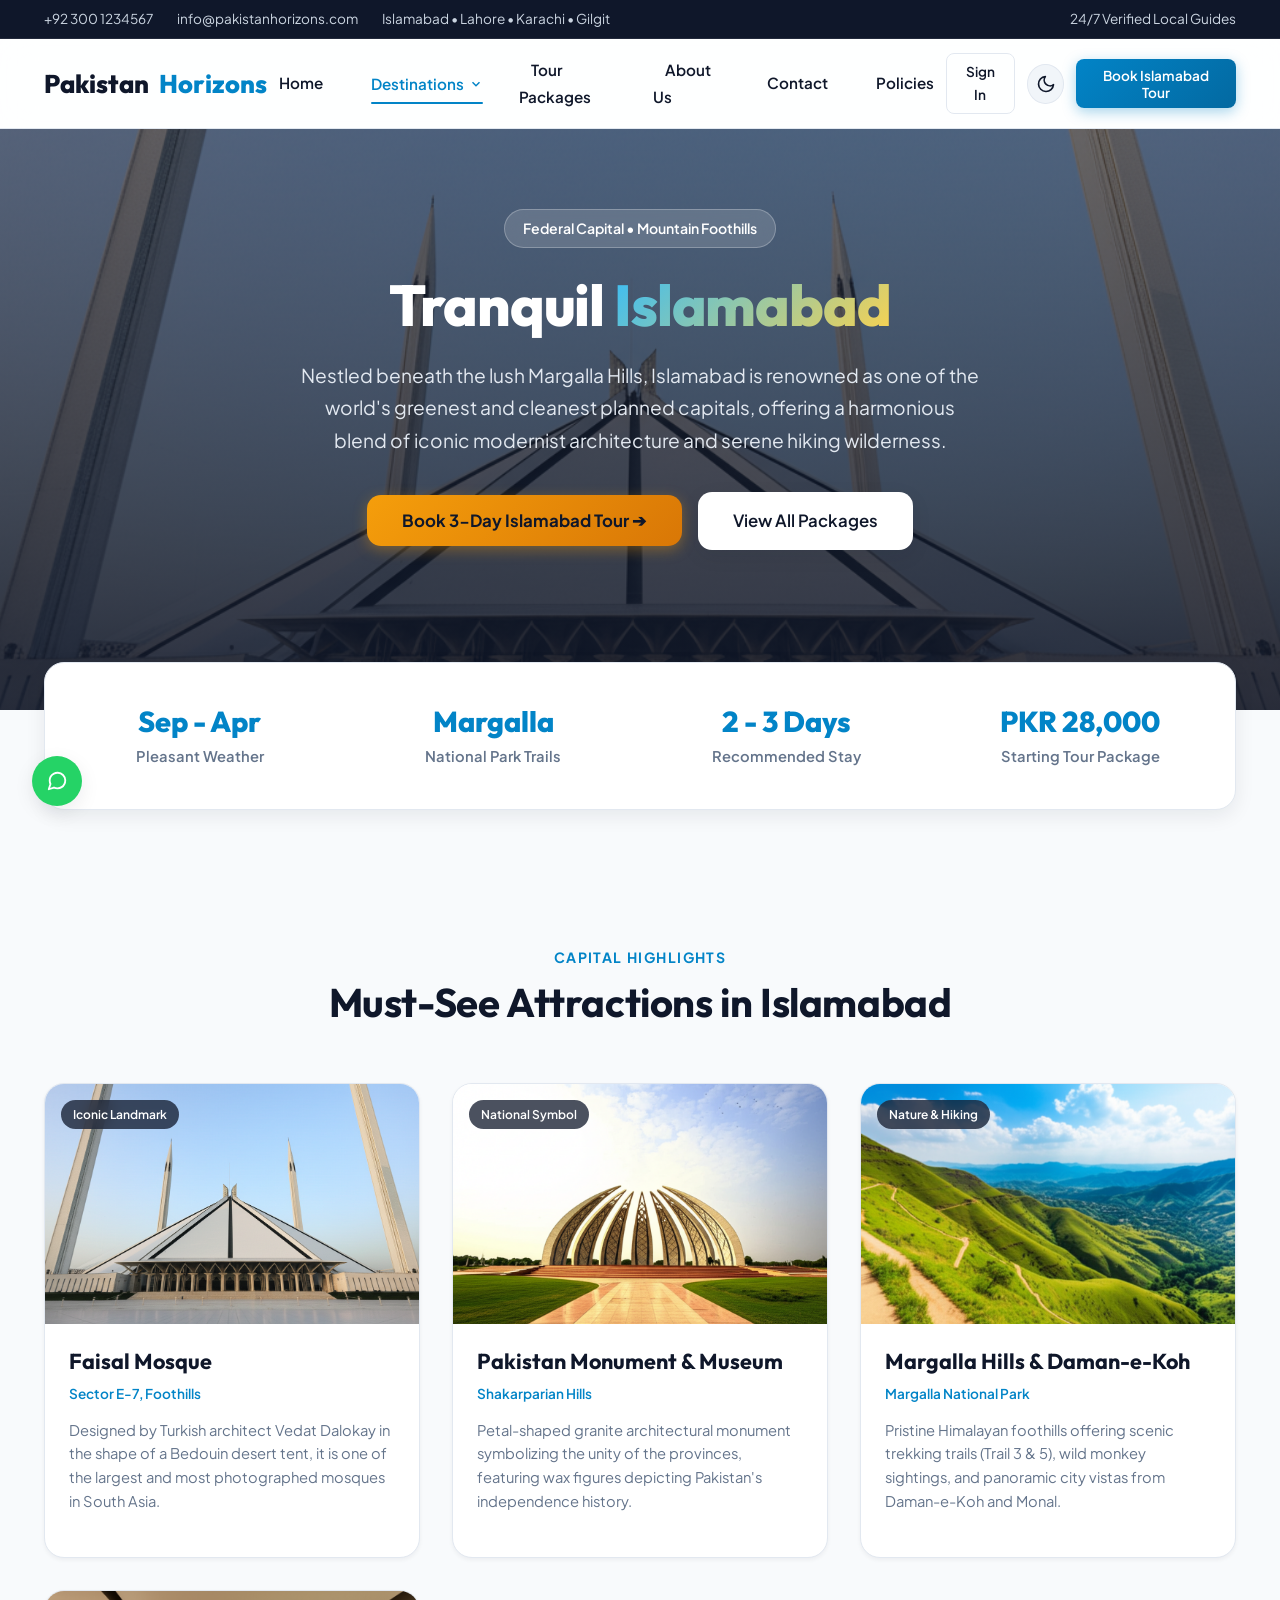
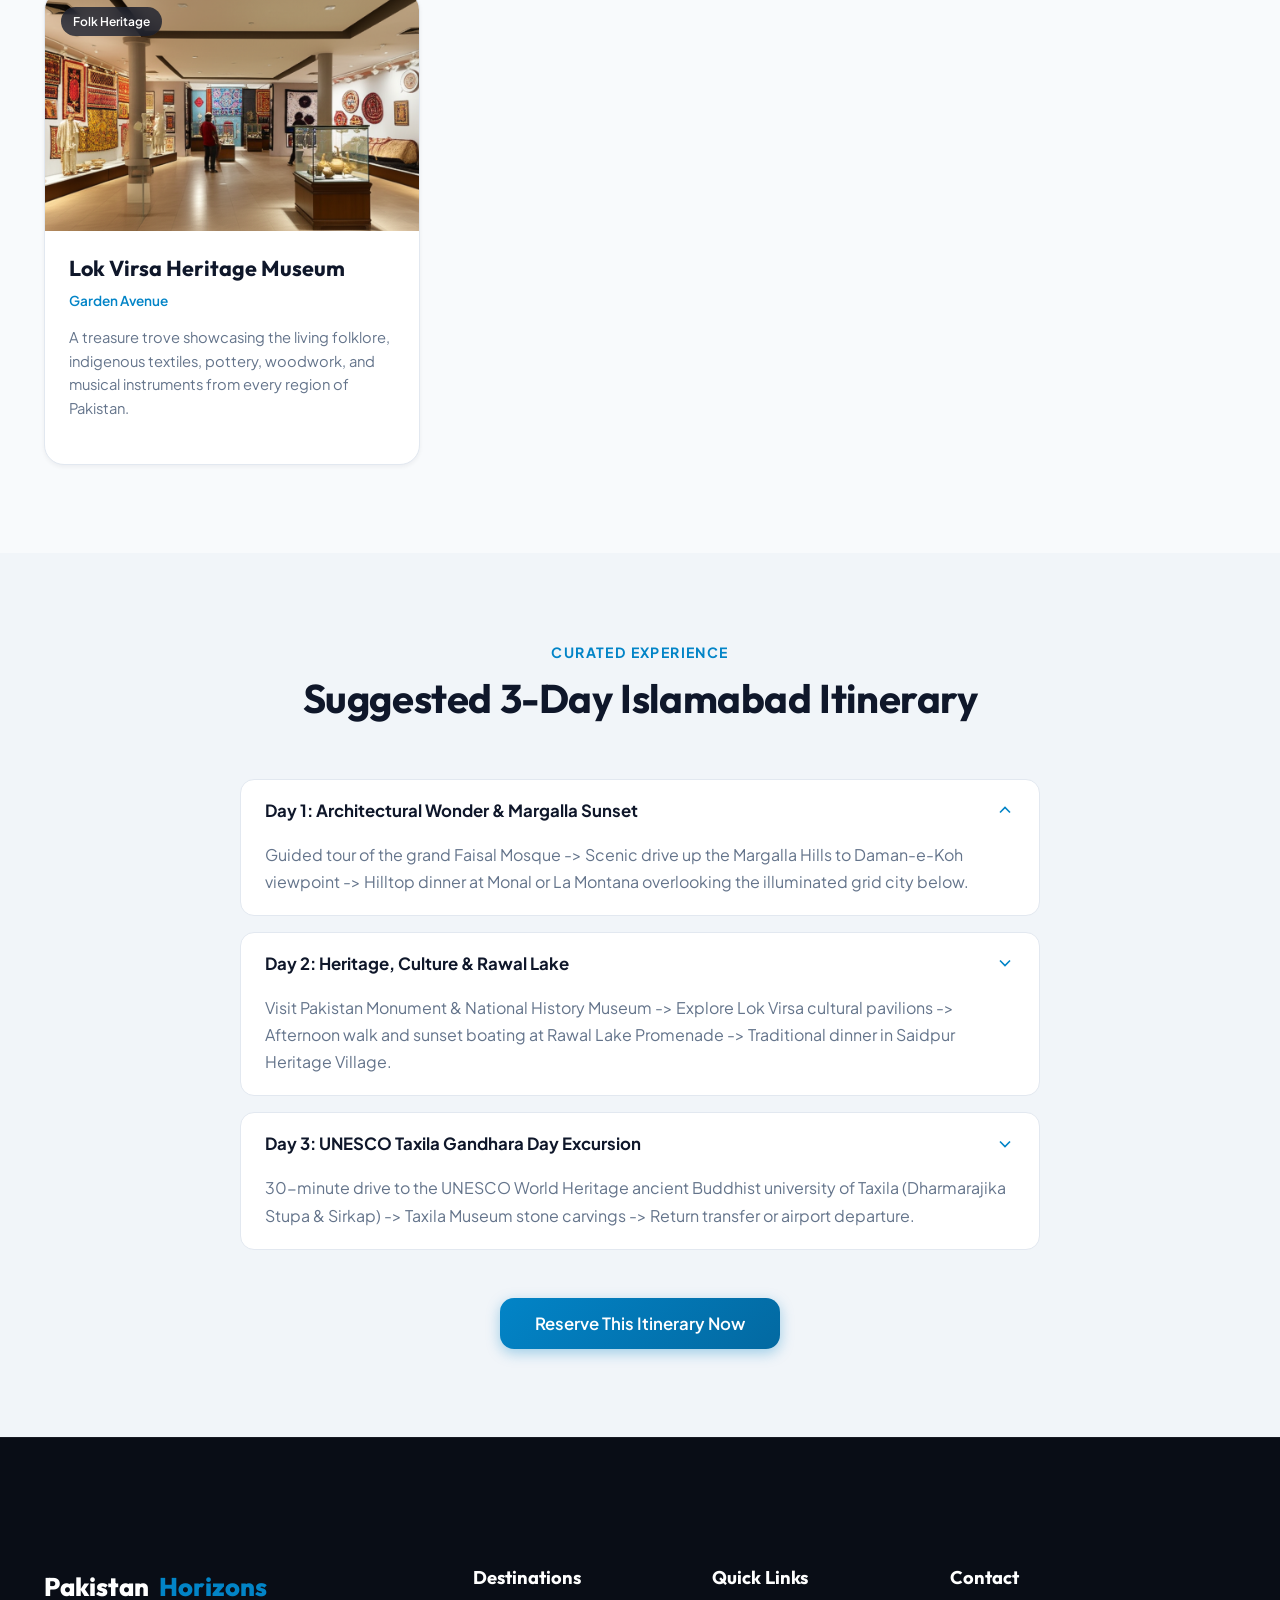
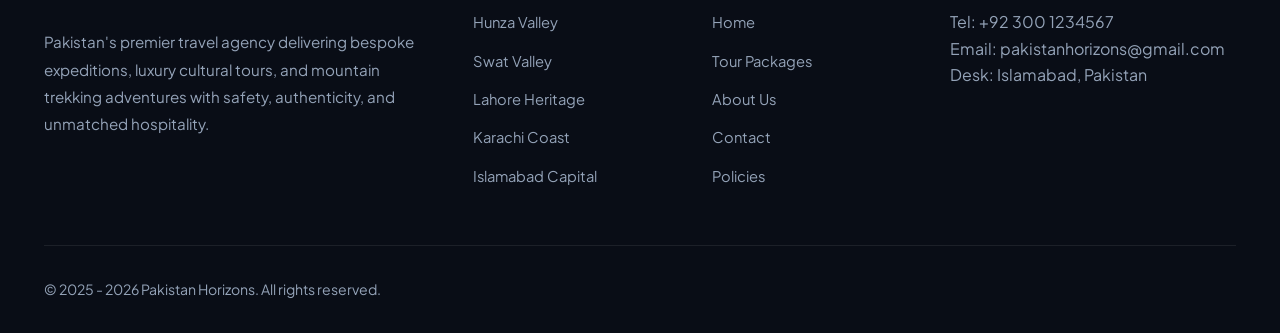
<file: html/islamabad.html>
<!DOCTYPE html>
<html lang="en">
<head>
  <meta charset="UTF-8">
  <meta name="viewport" content="width=device-width, initial-scale=1.0">
  <title>Islamabad Capital & Margalla Hills - Pakistan Horizons</title>
  <meta name="description" content="Discover Islamabad, Pakistan's serene capital city. Faisal Mosque, Margalla Hills trails, Lok Virsa folk heritage, and scenic hilltop viewpoints.">
  <link href="https://fonts.googleapis.com/css2?family=Outfit:wght@400;500;600;700;800&family=Plus+Jakarta+Sans:wght@300;400;500;600;700&display=swap" rel="stylesheet">
  <link rel="stylesheet" href="../css/styles.css">
</head>
<body>

  <!-- Top Info Bar -->
  <div class="top-bar">
    <div class="container">
      <div class="top-bar-contact">
        <a href="tel:+923001234567">+92 300 1234567</a>
        <a href="mailto:pakistanhorizons@gmail.com">info@pakistanhorizons.com</a>
        <span>Islamabad • Lahore • Karachi • Gilgit</span>
      </div>
      <div class="top-bar-actions">
        <span>24/7 Verified Local Guides</span>
      </div>
    </div>
  </div>

  <!-- Navigation -->
  <nav class="navbar">
    <div class="container nav-container">
      <a href="index.html" class="logo">
        Pakistan<span>Horizons</span>
      </a>

      <ul class="nav-menu">
        <li><a href="index.html" class="nav-link">Home</a></li>
        <li class="dropdown">
          <a href="#" class="nav-link dropdown-toggle active">
            Destinations
            <svg width="14" height="14" viewBox="0 0 24 24" fill="none" stroke="currentColor" stroke-width="2.5"><polyline points="6 9 12 15 18 9"></polyline></svg>
          </a>
          <ul class="dropdown-menu">
            <li><a href="lahore.html" class="dropdown-link">Lahore Heritage</a></li>
            <li><a href="karachi.html" class="dropdown-link">Karachi Coast</a></li>
            <li><a href="islamabad.html" class="dropdown-link">Islamabad Capital</a></li>
            <li><a href="hunza.html" class="dropdown-link">Hunza Valley</a></li>
            <li><a href="swat.html" class="dropdown-link">Swat Valley</a></li>
          </ul>
        </li>
        <li><a href="packages.html" class="nav-link">Tour Packages</a></li>
        <li><a href="about.html" class="nav-link">About Us</a></li>
        <li><a href="contact.html" class="nav-link">Contact</a></li>
        <li><a href="policies.html" class="nav-link">Policies</a></li>
      </ul>

      <div class="nav-actions">
        <button id="themeToggleBtn" class="theme-toggle-btn" aria-label="Toggle Theme">
          <svg width="18" height="18" viewBox="0 0 24 24" fill="none" stroke="currentColor" stroke-width="2" stroke-linecap="round" stroke-linejoin="round">
            <path d="M21 12.79A9 9 0 1 1 11.21 3 7 7 0 0 0 21 12.79z"></path>
          </svg>
        </button>
        <button class="btn btn-primary btn-sm" data-open-booking data-tour-title="Islamabad Capital Tour" data-tour-price="28000" data-tour-days="3">
          Book Islamabad Tour
        </button>
        <div class="nav-toggle">
          <span></span>
          <span></span>
          <span></span>
        </div>
      </div>
    </div>
  </nav>

  <!-- Hero Header -->
  <section class="hero" style="min-height: 55vh; background: linear-gradient(rgba(15, 23, 42, 0.6), rgba(15, 23, 42, 0.85)), url('../images/faisal_mosque.jpg') center/cover no-repeat;">
    <div class="container">
      <div class="hero-content">
        <span class="hero-badge">Federal Capital • Mountain Foothills</span>
        <h1 class="hero-title">Tranquil <span class="highlight">Islamabad</span></h1>
        <p class="hero-subtitle">Nestled beneath the lush Margalla Hills, Islamabad is renowned as one of the world's greenest and cleanest planned capitals, offering a harmonious blend of iconic modernist architecture and serene hiking wilderness.</p>
        <div class="hero-actions">
          <button class="btn btn-accent btn-lg" data-open-booking data-tour-title="Islamabad Capital Retreat" data-tour-price="28000" data-tour-days="3">
            Book 3-Day Islamabad Tour ➔
          </button>
          <a href="packages.html" class="btn btn-white btn-lg">View All Packages</a>
        </div>
      </div>
    </div>
  </section>

  <!-- Quick Facts Bar -->
  <div class="container">
    <div class="stats-bar" style="margin-top: -3rem; position: relative; z-index: 10;">
      <div class="stat-item">
        <h3 style="font-size: 1.8rem;">Sep - Apr</h3>
        <p>Pleasant Weather</p>
      </div>
      <div class="stat-item">
        <h3 style="font-size: 1.8rem;">Margalla</h3>
        <p>National Park Trails</p>
      </div>
      <div class="stat-item">
        <h3 style="font-size: 1.8rem;">2 - 3 Days</h3>
        <p>Recommended Stay</p>
      </div>
      <div class="stat-item">
        <h3 style="font-size: 1.8rem;">PKR 28,000</h3>
        <p>Starting Tour Package</p>
      </div>
    </div>
  </div>

  <!-- Key Attractions Section -->
  <section class="section">
    <div class="container">
      <div class="section-header">
        <span class="section-tag">Capital Highlights</span>
        <h2 class="section-title">Must-See Attractions in Islamabad</h2>
      </div>

      <div class="destinations-grid">

        <div class="destination-card">
          <div class="card-image-wrap">
            <img src="../images/faisal_mosque.jpg" alt="Faisal Mosque Islamabad architectural marvel">
            <span class="card-floating-badge">Iconic Landmark</span>
          </div>
          <div class="card-body">
            <h3 class="card-title" style="margin-bottom: 0.5rem;">Faisal Mosque</h3>
            <div class="card-location">Sector E-7, Foothills</div>
            <p class="card-text">Designed by Turkish architect Vedat Dalokay in the shape of a Bedouin desert tent, it is one of the largest and most photographed mosques in South Asia.</p>
          </div>
        </div>

        <div class="destination-card">
          <div class="card-image-wrap">
            <img src="../images/pakistan_monument.jpg" alt="Pakistan Monument Shakarparian">
            <span class="card-floating-badge">National Symbol</span>
          </div>
          <div class="card-body">
            <h3 class="card-title" style="margin-bottom: 0.5rem;">Pakistan Monument & Museum</h3>
            <div class="card-location">Shakarparian Hills</div>
            <p class="card-text">Petal-shaped granite architectural monument symbolizing the unity of the provinces, featuring wax figures depicting Pakistan's independence history.</p>
          </div>
        </div>

        <div class="destination-card">
          <div class="card-image-wrap">
            <img src="../images/margalla_hills_national_park.jpg" alt="Margalla Hills hiking trail view">
            <span class="card-floating-badge">Nature & Hiking</span>
          </div>
          <div class="card-body">
            <h3 class="card-title" style="margin-bottom: 0.5rem;">Margalla Hills & Daman-e-Koh</h3>
            <div class="card-location">Margalla National Park</div>
            <p class="card-text">Pristine Himalayan foothills offering scenic trekking trails (Trail 3 & 5), wild monkey sightings, and panoramic city vistas from Daman-e-Koh and Monal.</p>
          </div>
        </div>

        <div class="destination-card">
          <div class="card-image-wrap">
            <img src="../images/lok_virsa_museum.jpg" alt="Lok Virsa folk heritage museum">
            <span class="card-floating-badge">Folk Heritage</span>
          </div>
          <div class="card-body">
            <h3 class="card-title" style="margin-bottom: 0.5rem;">Lok Virsa Heritage Museum</h3>
            <div class="card-location">Garden Avenue</div>
            <p class="card-text">A treasure trove showcasing the living folklore, indigenous textiles, pottery, woodwork, and musical instruments from every region of Pakistan.</p>
          </div>
        </div>

      </div>
    </div>
  </section>

  <!-- Suggested Itinerary -->
  <section class="section" style="background: var(--bg-surface);">
    <div class="container">
      <div class="section-header">
        <span class="section-tag">Curated Experience</span>
        <h2 class="section-title">Suggested 3-Day Islamabad Itinerary</h2>
      </div>

      <div class="faq-wrap">
        <div class="faq-item active">
          <button class="faq-question">
            <span>Day 1: Architectural Wonder & Margalla Sunset</span>
            <svg width="20" height="20" viewBox="0 0 24 24" fill="none" stroke="currentColor" stroke-width="2"><polyline points="6 9 12 15 18 9"></polyline></svg>
          </button>
          <div class="faq-answer" style="max-height: 200px;">
            <p>Guided tour of the grand Faisal Mosque -> Scenic drive up the Margalla Hills to Daman-e-Koh viewpoint -> Hilltop dinner at Monal or La Montana overlooking the illuminated grid city below.</p>
          </div>
        </div>

        <div class="faq-item">
          <button class="faq-question">
            <span>Day 2: Heritage, Culture & Rawal Lake</span>
            <svg width="20" height="20" viewBox="0 0 24 24" fill="none" stroke="currentColor" stroke-width="2"><polyline points="6 9 12 15 18 9"></polyline></svg>
          </button>
          <div class="faq-answer" style="max-height: 200px;">
            <p>Visit Pakistan Monument & National History Museum -> Explore Lok Virsa cultural pavilions -> Afternoon walk and sunset boating at Rawal Lake Promenade -> Traditional dinner in Saidpur Heritage Village.</p>
          </div>
        </div>

        <div class="faq-item">
          <button class="faq-question">
            <span>Day 3: UNESCO Taxila Gandhara Day Excursion</span>
            <svg width="20" height="20" viewBox="0 0 24 24" fill="none" stroke="currentColor" stroke-width="2"><polyline points="6 9 12 15 18 9"></polyline></svg>
          </button>
          <div class="faq-answer" style="max-height: 200px;">
            <p>30-minute drive to the UNESCO World Heritage ancient Buddhist university of Taxila (Dharmarajika Stupa & Sirkap) -> Taxila Museum stone carvings -> Return transfer or airport departure.</p>
          </div>
        </div>
      </div>

      <div style="text-align: center; margin-top: 3rem;">
        <button class="btn btn-primary btn-lg" data-open-booking data-tour-title="3-Day Islamabad Capital Tour" data-tour-price="28000" data-tour-days="3">
          Reserve This Itinerary Now
        </button>
      </div>
    </div>
  </section>

  <!-- Footer -->
  <footer class="footer">
    <div class="container">
      <div class="footer-grid">
        <div class="footer-brand">
          <a href="index.html" class="logo">Pakistan<span>Horizons</span></a>
          <p>Pakistan's premier travel agency delivering bespoke expeditions, luxury cultural tours, and mountain trekking adventures with safety, authenticity, and unmatched hospitality.</p>
        </div>
        <div class="footer-col">
          <h4>Destinations</h4>
          <ul class="footer-links">
            <li><a href="hunza.html">Hunza Valley</a></li>
            <li><a href="swat.html">Swat Valley</a></li>
            <li><a href="lahore.html">Lahore Heritage</a></li>
            <li><a href="karachi.html">Karachi Coast</a></li>
            <li><a href="islamabad.html">Islamabad Capital</a></li>
          </ul>
        </div>
        <div class="footer-col">
          <h4>Quick Links</h4>
          <ul class="footer-links">
            <li><a href="index.html">Home</a></li>
            <li><a href="packages.html">Tour Packages</a></li>
            <li><a href="about.html">About Us</a></li>
            <li><a href="contact.html">Contact</a></li>
            <li><a href="policies.html">Policies</a></li>
          </ul>
        </div>
        <div class="footer-col">
          <h4>Contact</h4>
          <p>Tel: +92 300 1234567<br>Email: pakistanhorizons@gmail.com<br>Desk: Islamabad, Pakistan</p>
        </div>
      </div>
      <div class="footer-bottom">
        <p>&copy; 2025 - 2026 Pakistan Horizons. All rights reserved.</p>
      </div>
    </div>
  </footer>

  <!-- Booking Modal -->
  <div class="modal-overlay" id="bookingModal">
    <div class="modal-box">
      <button class="modal-close-btn" id="closeBookingModal" aria-label="Close modal">✕</button>
      <div id="modalStepContainer">
        <div class="modal-header">
          <span class="badge badge-primary" style="margin-bottom: 0.5rem;">Instant Reservation</span>
          <h3 id="modalTourTitle">Islamabad Capital Tour</h3>
          <p>Reserve your private tour in Islamabad.</p>
        </div>
        <form id="tourBookingForm">
          <div class="search-form-grid" style="grid-template-columns: 1fr 1fr; margin-bottom: 1.25rem;">
            <div class="search-field">
              <label>Full Name *</label>
              <input type="text" id="modalName" placeholder="e.g. John Doe" required>
            </div>
            <div class="search-field">
              <label>Email Address *</label>
              <input type="email" id="modalEmail" placeholder="your@email.com" required>
            </div>
            <div class="search-field">
              <label>Phone / WhatsApp *</label>
              <input type="tel" id="modalPhone" placeholder="+92 300 0000000" required>
            </div>
            <div class="search-field">
              <label>Travel Date *</label>
              <input type="date" id="modalDate" required>
            </div>
            <div class="search-field">
              <label>Guests</label>
              <input type="number" id="modalAdults" value="1" min="1" max="30" required>
            </div>
            <div class="search-field">
              <label>Accommodation</label>
              <select id="modalTier">
                <option value="standard">Standard (3-Star)</option>
                <option value="deluxe" selected>Deluxe (4-Star)</option>
                <option value="luxury">Luxury (5-Star)</option>
              </select>
            </div>
          </div>
          <div style="background: var(--bg-surface); padding: 1.25rem; border-radius: var(--radius-md); margin-bottom: 1.5rem; display: flex; justify-content: space-between; align-items: center;">
            <div>
              <span style="font-size: 0.85rem; color: var(--text-muted);">Base Price Per Person:</span>
              <div id="modalBasePrice" style="font-weight: 700; color: var(--text-main);">PKR 28,000</div>
            </div>
            <div style="text-align: right;">
              <span style="font-size: 0.85rem; color: var(--text-muted);">Total Estimate:</span>
              <div id="modalEstimatedTotal" style="font-size: 1.4rem; font-weight: 800; color: var(--primary);">PKR 28,000</div>
            </div>
          </div>
          <button type="submit" class="btn btn-accent btn-lg" style="width: 100%;">
            Confirm Reservation & Get Voucher
          </button>
        </form>
      </div>
    </div>
  </div>

  <div class="floating-actions">
    <a href="https://wa.me/923001234567?text=Hello%20Pakistan%20Horizons%2C%20I%20want%20to%20inquire%20about%20the%20Islamabad%20tour." target="_blank" class="float-btn float-whatsapp" title="Chat on WhatsApp">
      <svg width="22" height="22" viewBox="0 0 24 24" fill="none" stroke="currentColor" stroke-width="2" stroke-linecap="round" stroke-linejoin="round">
        <path d="M21 11.5a8.38 8.38 0 0 1-.9 3.8 8.5 8.5 0 0 1-7.6 4.7 8.38 8.38 0 0 1-3.8-.9L3 21l1.9-5.7a8.38 8.38 0 0 1-.9-3.8 8.5 8.5 0 0 1 4.7-7.6 8.38 8.38 0 0 1 3.8-.9h.5a8.48 8.48 0 0 1 8 8v.5z"></path>
      </svg>
    </a>
    <button id="floatTopBtn" class="float-btn float-top" title="Back to top">
      ▲
    </button>
  </div>

  <script src="../js/firebase-config.js"></script>
  <script src="../js/script.js"></script>
</body>
</html>
</file>
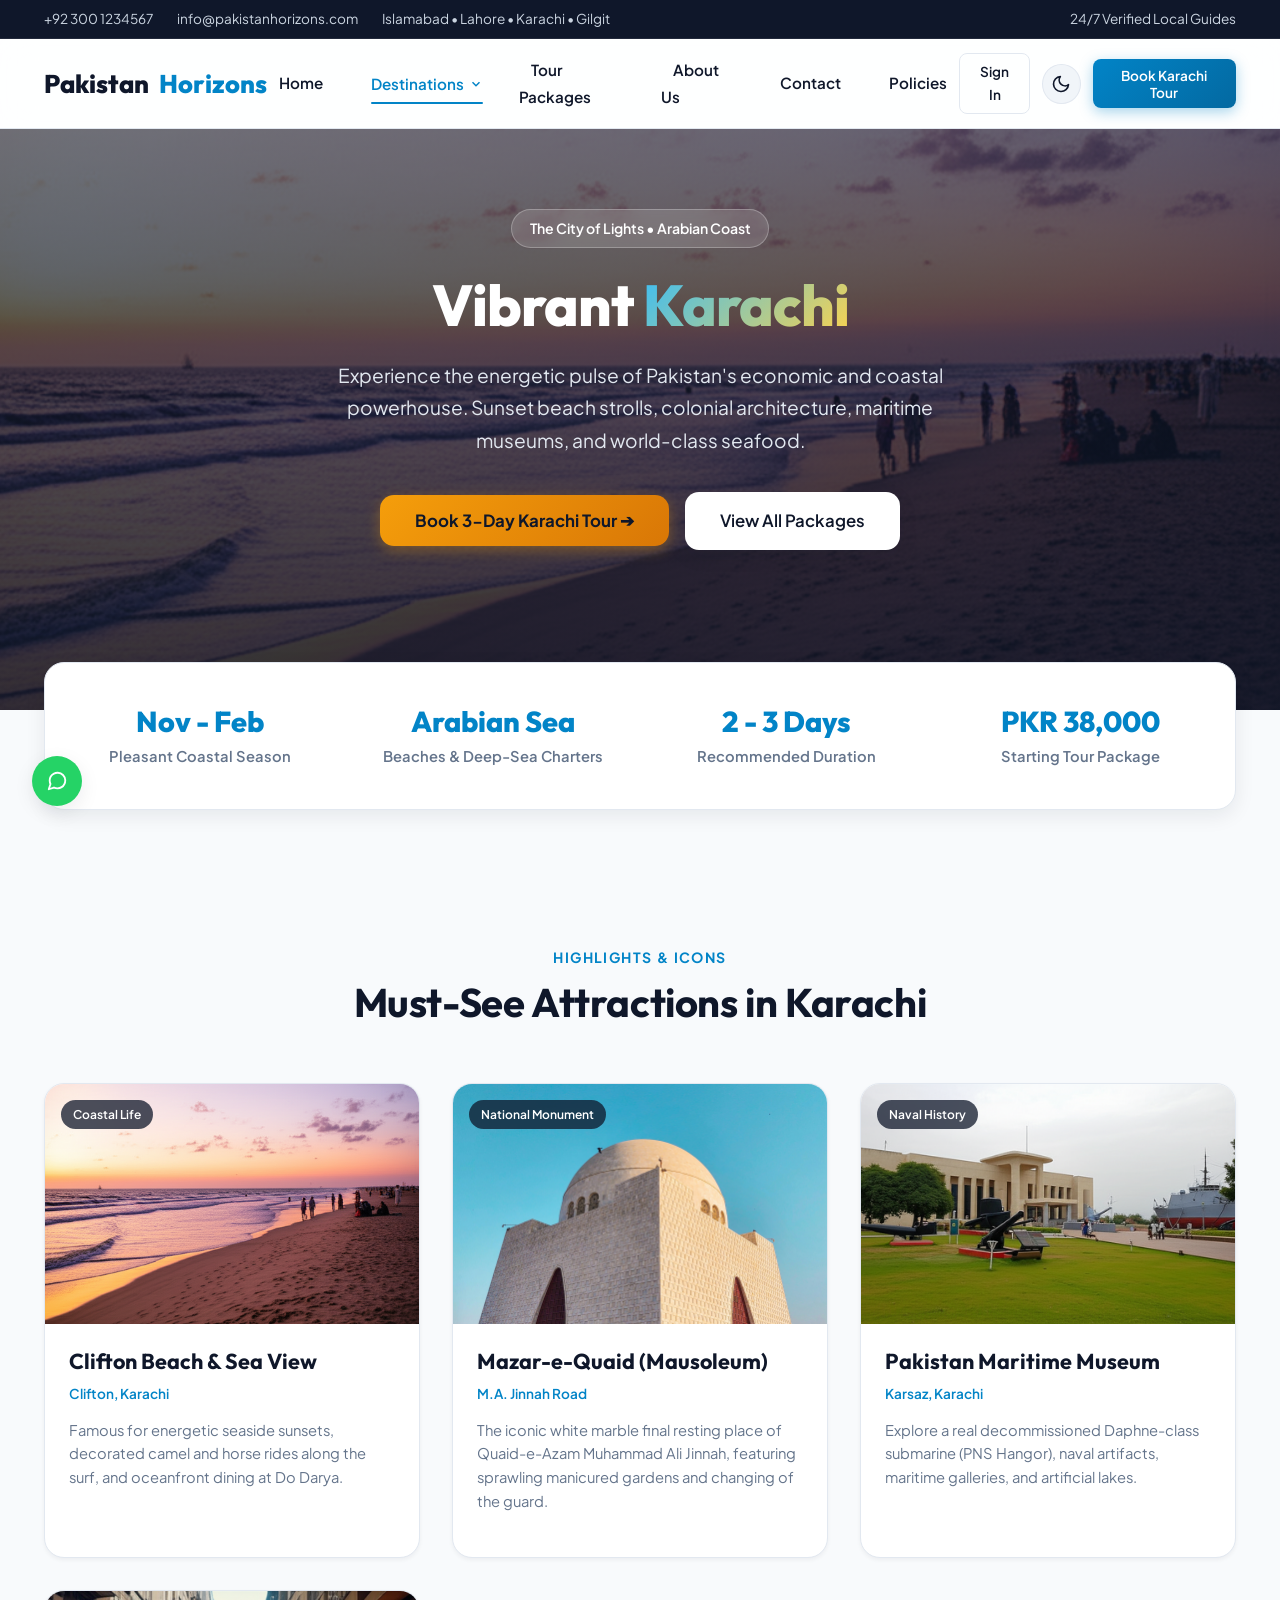
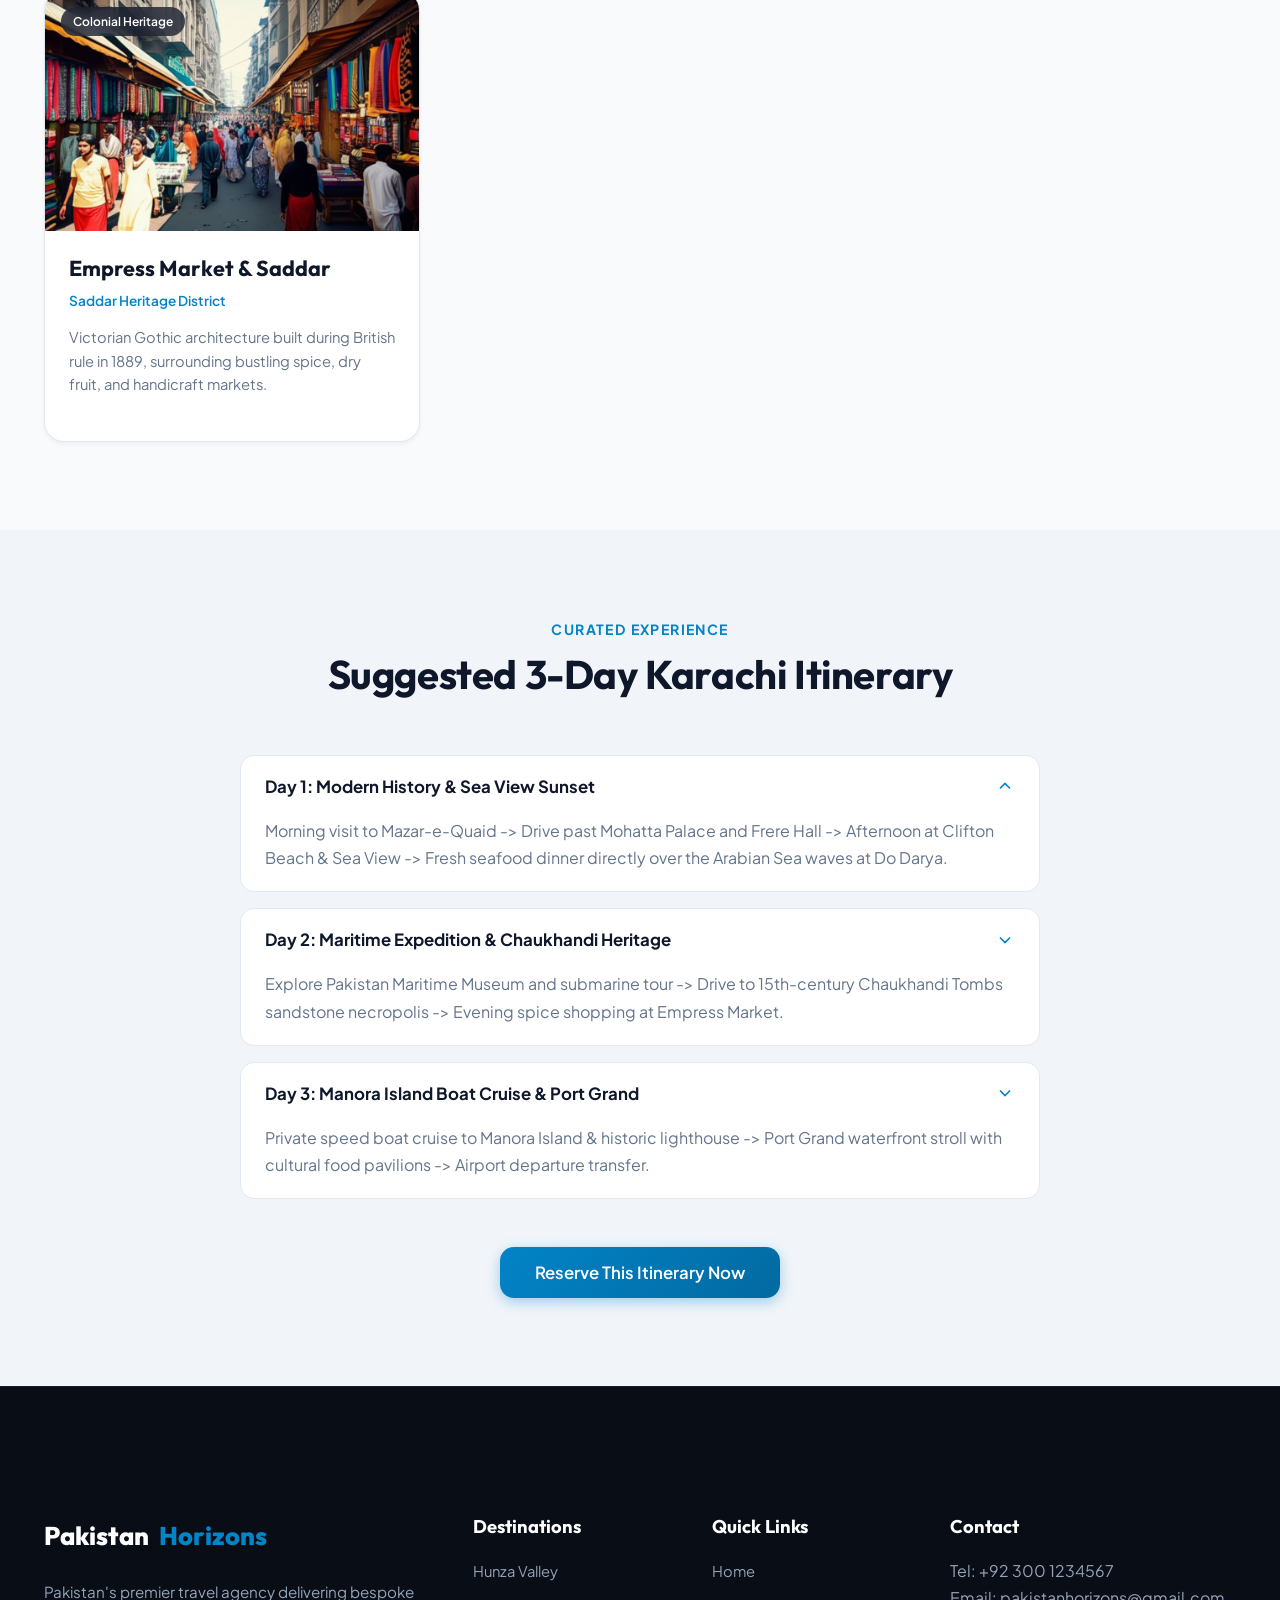
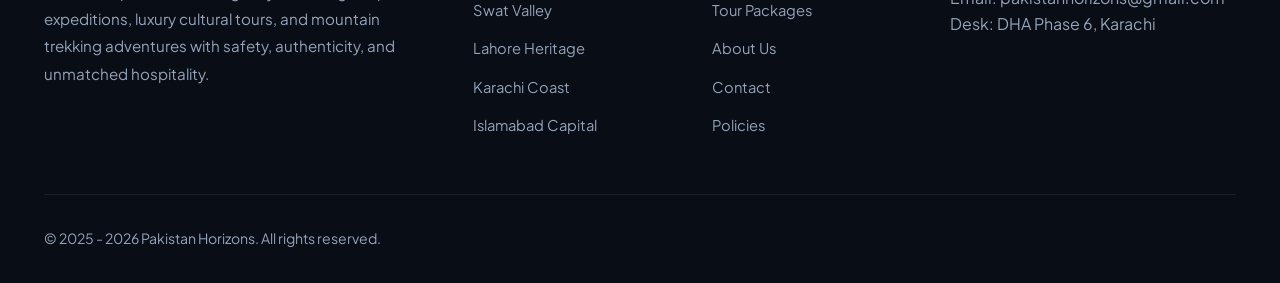
<file: html/karachi.html>
<!DOCTYPE html>
<html lang="en">
<head>
  <meta charset="UTF-8">
  <meta name="viewport" content="width=device-width, initial-scale=1.0">
  <title>Karachi Coast & Culture - Pakistan Horizons</title>
  <meta name="description" content="Explore Karachi, the City of Lights, with Clifton Beach, Quaid Mausoleum, Pakistan Maritime Museum, and Arabian Sea seafood trails.">
  <link href="https://fonts.googleapis.com/css2?family=Outfit:wght@400;500;600;700;800&family=Plus+Jakarta+Sans:wght@300;400;500;600;700&display=swap" rel="stylesheet">
  <link rel="stylesheet" href="../css/styles.css">
</head>
<body>

  <!-- Top Info Bar -->
  <div class="top-bar">
    <div class="container">
      <div class="top-bar-contact">
        <a href="tel:+923001234567">+92 300 1234567</a>
        <a href="mailto:pakistanhorizons@gmail.com">info@pakistanhorizons.com</a>
        <span>Islamabad • Lahore • Karachi • Gilgit</span>
      </div>
      <div class="top-bar-actions">
        <span>24/7 Verified Local Guides</span>
      </div>
    </div>
  </div>

  <!-- Navigation -->
  <nav class="navbar">
    <div class="container nav-container">
      <a href="index.html" class="logo">
        Pakistan<span>Horizons</span>
      </a>

      <ul class="nav-menu">
        <li><a href="index.html" class="nav-link">Home</a></li>
        <li class="dropdown">
          <a href="#" class="nav-link dropdown-toggle active">
            Destinations
            <svg width="14" height="14" viewBox="0 0 24 24" fill="none" stroke="currentColor" stroke-width="2.5"><polyline points="6 9 12 15 18 9"></polyline></svg>
          </a>
          <ul class="dropdown-menu">
            <li><a href="lahore.html" class="dropdown-link">Lahore Heritage</a></li>
            <li><a href="karachi.html" class="dropdown-link">Karachi Coast</a></li>
            <li><a href="islamabad.html" class="dropdown-link">Islamabad Capital</a></li>
            <li><a href="hunza.html" class="dropdown-link">Hunza Valley</a></li>
            <li><a href="swat.html" class="dropdown-link">Swat Valley</a></li>
          </ul>
        </li>
        <li><a href="packages.html" class="nav-link">Tour Packages</a></li>
        <li><a href="about.html" class="nav-link">About Us</a></li>
        <li><a href="contact.html" class="nav-link">Contact</a></li>
        <li><a href="policies.html" class="nav-link">Policies</a></li>
      </ul>

      <div class="nav-actions">
        <button id="themeToggleBtn" class="theme-toggle-btn" aria-label="Toggle Theme">
          <svg width="18" height="18" viewBox="0 0 24 24" fill="none" stroke="currentColor" stroke-width="2" stroke-linecap="round" stroke-linejoin="round">
            <path d="M21 12.79A9 9 0 1 1 11.21 3 7 7 0 0 0 21 12.79z"></path>
          </svg>
        </button>
        <button class="btn btn-primary btn-sm" data-open-booking data-tour-title="Karachi Coastal Tour" data-tour-price="38000" data-tour-days="3">
          Book Karachi Tour
        </button>
        <div class="nav-toggle">
          <span></span>
          <span></span>
          <span></span>
        </div>
      </div>
    </div>
  </nav>

  <!-- Hero Header -->
  <section class="hero" style="min-height: 55vh; background: linear-gradient(rgba(15, 23, 42, 0.6), rgba(15, 23, 42, 0.85)), url('../images/clifton_beach.jpg') center/cover no-repeat;">
    <div class="container">
      <div class="hero-content">
        <span class="hero-badge">The City of Lights • Arabian Coast</span>
        <h1 class="hero-title">Vibrant <span class="highlight">Karachi</span></h1>
        <p class="hero-subtitle">Experience the energetic pulse of Pakistan's economic and coastal powerhouse. Sunset beach strolls, colonial architecture, maritime museums, and world-class seafood.</p>
        <div class="hero-actions">
          <button class="btn btn-accent btn-lg" data-open-booking data-tour-title="Karachi Coast & Culture Expedition" data-tour-price="38000" data-tour-days="3">
            Book 3-Day Karachi Tour ➔
          </button>
          <a href="packages.html" class="btn btn-white btn-lg">View All Packages</a>
        </div>
      </div>
    </div>
  </section>

  <!-- Quick Facts Bar -->
  <div class="container">
    <div class="stats-bar" style="margin-top: -3rem; position: relative; z-index: 10;">
      <div class="stat-item">
        <h3 style="font-size: 1.8rem;">Nov - Feb</h3>
        <p>Pleasant Coastal Season</p>
      </div>
      <div class="stat-item">
        <h3 style="font-size: 1.8rem;">Arabian Sea</h3>
        <p>Beaches & Deep-Sea Charters</p>
      </div>
      <div class="stat-item">
        <h3 style="font-size: 1.8rem;">2 - 3 Days</h3>
        <p>Recommended Duration</p>
      </div>
      <div class="stat-item">
        <h3 style="font-size: 1.8rem;">PKR 38,000</h3>
        <p>Starting Tour Package</p>
      </div>
    </div>
  </div>

  <!-- Key Attractions Section -->
  <section class="section">
    <div class="container">
      <div class="section-header">
        <span class="section-tag">Highlights & Icons</span>
        <h2 class="section-title">Must-See Attractions in Karachi</h2>
      </div>

      <div class="destinations-grid">

        <div class="destination-card">
          <div class="card-image-wrap">
            <img src="../images/clifton_beach.jpg" alt="Clifton Beach coastline and sunset">
            <span class="card-floating-badge">Coastal Life</span>
          </div>
          <div class="card-body">
            <h3 class="card-title" style="margin-bottom: 0.5rem;">Clifton Beach & Sea View</h3>
            <div class="card-location">Clifton, Karachi</div>
            <p class="card-text">Famous for energetic seaside sunsets, decorated camel and horse rides along the surf, and oceanfront dining at Do Darya.</p>
          </div>
        </div>

        <div class="destination-card">
          <div class="card-image-wrap">
            <img src="../images/quaid-e-azam_mausoleum.jpg" alt="Mazar-e-Quaid white marble dome">
            <span class="card-floating-badge">National Monument</span>
          </div>
          <div class="card-body">
            <h3 class="card-title" style="margin-bottom: 0.5rem;">Mazar-e-Quaid (Mausoleum)</h3>
            <div class="card-location">M.A. Jinnah Road</div>
            <p class="card-text">The iconic white marble final resting place of Quaid-e-Azam Muhammad Ali Jinnah, featuring sprawling manicured gardens and changing of the guard.</p>
          </div>
        </div>

        <div class="destination-card">
          <div class="card-image-wrap">
            <img src="../images/pakistan_maritime_museum.jpg" alt="Pakistan Maritime Museum park and submarine">
            <span class="card-floating-badge">Naval History</span>
          </div>
          <div class="card-body">
            <h3 class="card-title" style="margin-bottom: 0.5rem;">Pakistan Maritime Museum</h3>
            <div class="card-location">Karsaz, Karachi</div>
            <p class="card-text">Explore a real decommissioned Daphne-class submarine (PNS Hangor), naval artifacts, maritime galleries, and artificial lakes.</p>
          </div>
        </div>

        <div class="destination-card">
          <div class="card-image-wrap">
            <img src="../images/saddar_bazaar.jpg" alt="Empress Market Saddar Victorian architecture">
            <span class="card-floating-badge">Colonial Heritage</span>
          </div>
          <div class="card-body">
            <h3 class="card-title" style="margin-bottom: 0.5rem;">Empress Market & Saddar</h3>
            <div class="card-location">Saddar Heritage District</div>
            <p class="card-text">Victorian Gothic architecture built during British rule in 1889, surrounding bustling spice, dry fruit, and handicraft markets.</p>
          </div>
        </div>

      </div>
    </div>
  </section>

  <!-- Suggested Itinerary -->
  <section class="section" style="background: var(--bg-surface);">
    <div class="container">
      <div class="section-header">
        <span class="section-tag">Curated Experience</span>
        <h2 class="section-title">Suggested 3-Day Karachi Itinerary</h2>
      </div>

      <div class="faq-wrap">
        <div class="faq-item active">
          <button class="faq-question">
            <span>Day 1: Modern History & Sea View Sunset</span>
            <svg width="20" height="20" viewBox="0 0 24 24" fill="none" stroke="currentColor" stroke-width="2"><polyline points="6 9 12 15 18 9"></polyline></svg>
          </button>
          <div class="faq-answer" style="max-height: 200px;">
            <p>Morning visit to Mazar-e-Quaid -> Drive past Mohatta Palace and Frere Hall -> Afternoon at Clifton Beach & Sea View -> Fresh seafood dinner directly over the Arabian Sea waves at Do Darya.</p>
          </div>
        </div>

        <div class="faq-item">
          <button class="faq-question">
            <span>Day 2: Maritime Expedition & Chaukhandi Heritage</span>
            <svg width="20" height="20" viewBox="0 0 24 24" fill="none" stroke="currentColor" stroke-width="2"><polyline points="6 9 12 15 18 9"></polyline></svg>
          </button>
          <div class="faq-answer" style="max-height: 200px;">
            <p>Explore Pakistan Maritime Museum and submarine tour -> Drive to 15th-century Chaukhandi Tombs sandstone necropolis -> Evening spice shopping at Empress Market.</p>
          </div>
        </div>

        <div class="faq-item">
          <button class="faq-question">
            <span>Day 3: Manora Island Boat Cruise & Port Grand</span>
            <svg width="20" height="20" viewBox="0 0 24 24" fill="none" stroke="currentColor" stroke-width="2"><polyline points="6 9 12 15 18 9"></polyline></svg>
          </button>
          <div class="faq-answer" style="max-height: 200px;">
            <p>Private speed boat cruise to Manora Island & historic lighthouse -> Port Grand waterfront stroll with cultural food pavilions -> Airport departure transfer.</p>
          </div>
        </div>
      </div>

      <div style="text-align: center; margin-top: 3rem;">
        <button class="btn btn-primary btn-lg" data-open-booking data-tour-title="3-Day Karachi Coastal Tour" data-tour-price="38000" data-tour-days="3">
          Reserve This Itinerary Now
        </button>
      </div>
    </div>
  </section>

  <!-- Footer -->
  <footer class="footer">
    <div class="container">
      <div class="footer-grid">
        <div class="footer-brand">
          <a href="index.html" class="logo">Pakistan<span>Horizons</span></a>
          <p>Pakistan's premier travel agency delivering bespoke expeditions, luxury cultural tours, and mountain trekking adventures with safety, authenticity, and unmatched hospitality.</p>
        </div>
        <div class="footer-col">
          <h4>Destinations</h4>
          <ul class="footer-links">
            <li><a href="hunza.html">Hunza Valley</a></li>
            <li><a href="swat.html">Swat Valley</a></li>
            <li><a href="lahore.html">Lahore Heritage</a></li>
            <li><a href="karachi.html">Karachi Coast</a></li>
            <li><a href="islamabad.html">Islamabad Capital</a></li>
          </ul>
        </div>
        <div class="footer-col">
          <h4>Quick Links</h4>
          <ul class="footer-links">
            <li><a href="index.html">Home</a></li>
            <li><a href="packages.html">Tour Packages</a></li>
            <li><a href="about.html">About Us</a></li>
            <li><a href="contact.html">Contact</a></li>
            <li><a href="policies.html">Policies</a></li>
          </ul>
        </div>
        <div class="footer-col">
          <h4>Contact</h4>
          <p>Tel: +92 300 1234567<br>Email: pakistanhorizons@gmail.com<br>Desk: DHA Phase 6, Karachi</p>
        </div>
      </div>
      <div class="footer-bottom">
        <p>&copy; 2025 - 2026 Pakistan Horizons. All rights reserved.</p>
      </div>
    </div>
  </footer>

  <!-- Booking Modal -->
  <div class="modal-overlay" id="bookingModal">
    <div class="modal-box">
      <button class="modal-close-btn" id="closeBookingModal" aria-label="Close modal">✕</button>
      <div id="modalStepContainer">
        <div class="modal-header">
          <span class="badge badge-primary" style="margin-bottom: 0.5rem;">Instant Reservation</span>
          <h3 id="modalTourTitle">Karachi Coastal Tour</h3>
          <p>Reserve your private tour in Karachi.</p>
        </div>
        <form id="tourBookingForm">
          <div class="search-form-grid" style="grid-template-columns: 1fr 1fr; margin-bottom: 1.25rem;">
            <div class="search-field">
              <label>Full Name *</label>
              <input type="text" id="modalName" placeholder="e.g. John Doe" required>
            </div>
            <div class="search-field">
              <label>Email Address *</label>
              <input type="email" id="modalEmail" placeholder="your@email.com" required>
            </div>
            <div class="search-field">
              <label>Phone / WhatsApp *</label>
              <input type="tel" id="modalPhone" placeholder="+92 300 0000000" required>
            </div>
            <div class="search-field">
              <label>Travel Date *</label>
              <input type="date" id="modalDate" required>
            </div>
            <div class="search-field">
              <label>Guests</label>
              <input type="number" id="modalAdults" value="1" min="1" max="30" required>
            </div>
            <div class="search-field">
              <label>Accommodation</label>
              <select id="modalTier">
                <option value="standard">Standard (3-Star)</option>
                <option value="deluxe" selected>Deluxe (4-Star)</option>
                <option value="luxury">Luxury (5-Star)</option>
              </select>
            </div>
          </div>
          <div style="background: var(--bg-surface); padding: 1.25rem; border-radius: var(--radius-md); margin-bottom: 1.5rem; display: flex; justify-content: space-between; align-items: center;">
            <div>
              <span style="font-size: 0.85rem; color: var(--text-muted);">Base Price Per Person:</span>
              <div id="modalBasePrice" style="font-weight: 700; color: var(--text-main);">PKR 38,000</div>
            </div>
            <div style="text-align: right;">
              <span style="font-size: 0.85rem; color: var(--text-muted);">Total Estimate:</span>
              <div id="modalEstimatedTotal" style="font-size: 1.4rem; font-weight: 800; color: var(--primary);">PKR 38,000</div>
            </div>
          </div>
          <button type="submit" class="btn btn-accent btn-lg" style="width: 100%;">
            Confirm Reservation & Get Voucher
          </button>
        </form>
      </div>
    </div>
  </div>

  <div class="floating-actions">
    <a href="https://wa.me/923001234567?text=Hello%20Pakistan%20Horizons%2C%20I%20want%20to%20inquire%20about%20the%20Karachi%20tour." target="_blank" class="float-btn float-whatsapp" title="Chat on WhatsApp">
      <svg width="22" height="22" viewBox="0 0 24 24" fill="none" stroke="currentColor" stroke-width="2" stroke-linecap="round" stroke-linejoin="round">
        <path d="M21 11.5a8.38 8.38 0 0 1-.9 3.8 8.5 8.5 0 0 1-7.6 4.7 8.38 8.38 0 0 1-3.8-.9L3 21l1.9-5.7a8.38 8.38 0 0 1-.9-3.8 8.5 8.5 0 0 1 4.7-7.6 8.38 8.38 0 0 1 3.8-.9h.5a8.48 8.48 0 0 1 8 8v.5z"></path>
      </svg>
    </a>
    <button id="floatTopBtn" class="float-btn float-top" title="Back to top">
      ▲
    </button>
  </div>

  <script src="../js/firebase-config.js"></script>
  <script src="../js/script.js"></script>
</body>
</html>
</file>
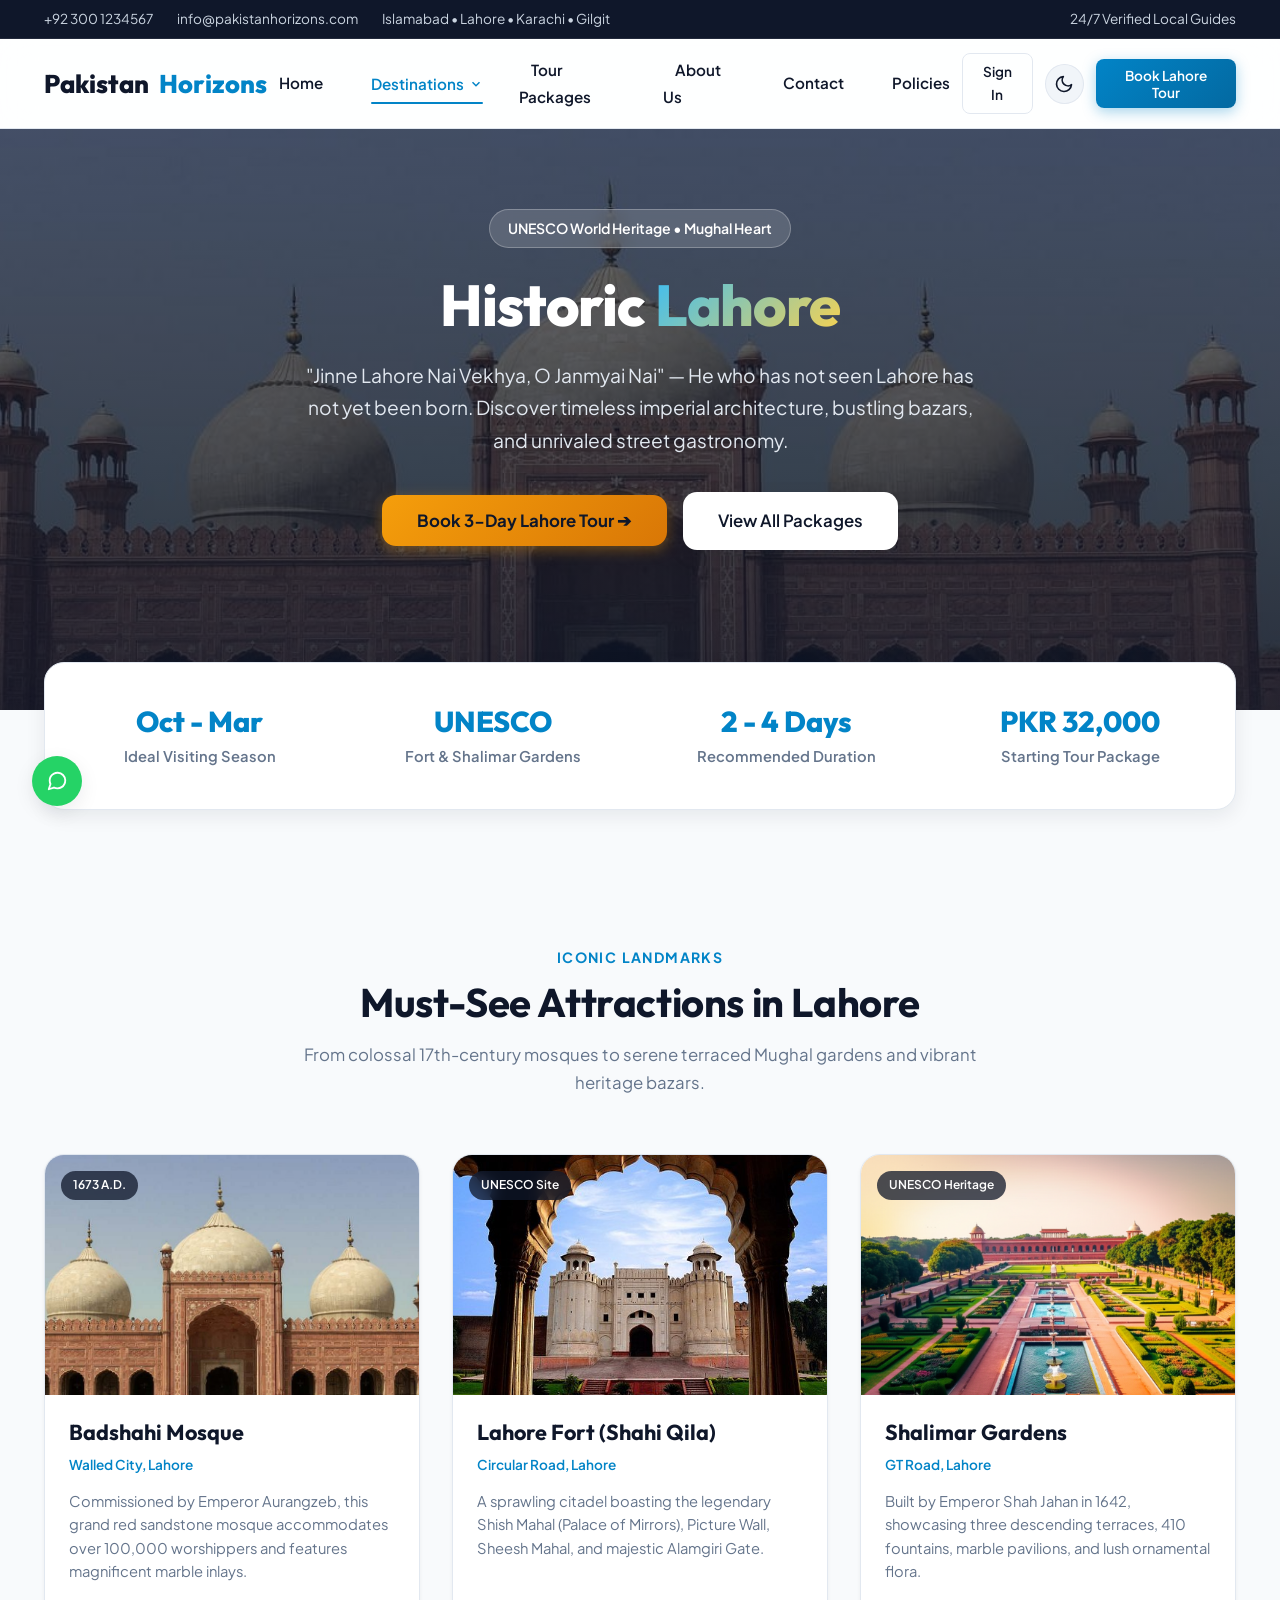
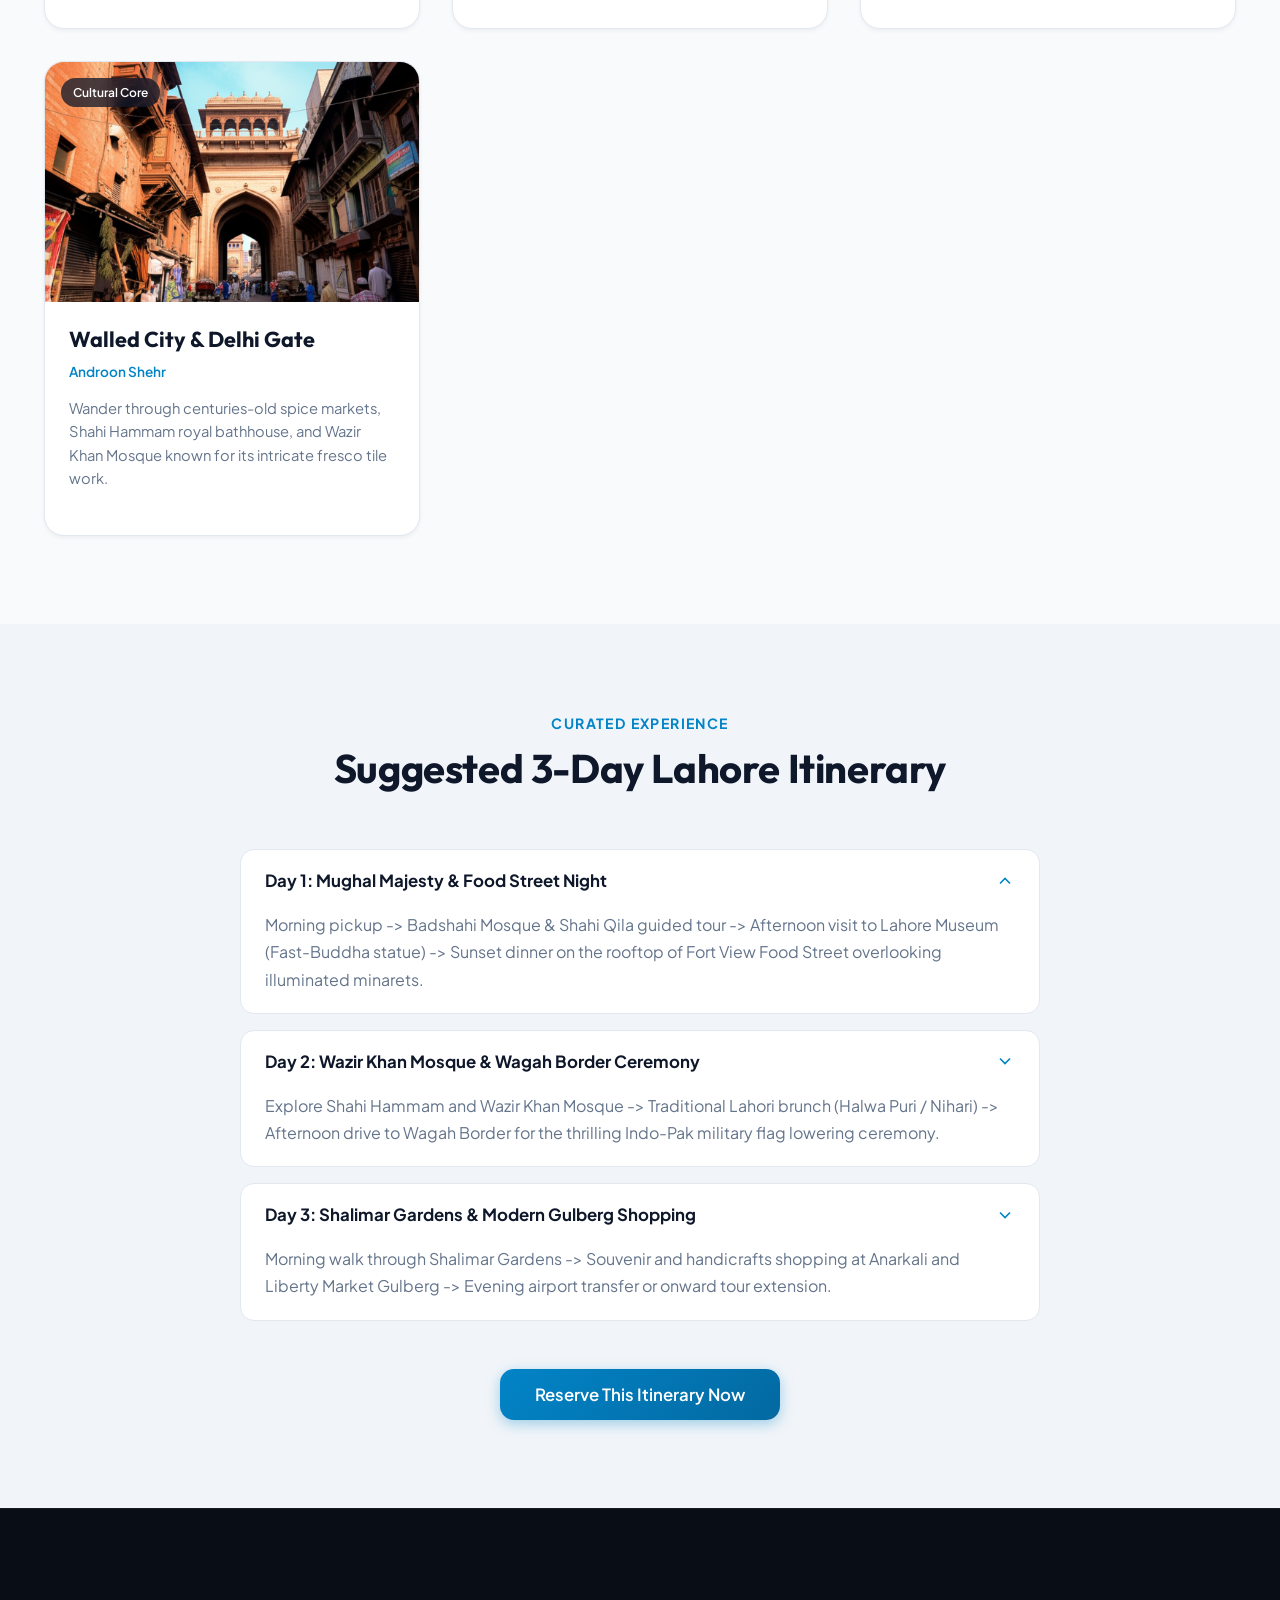
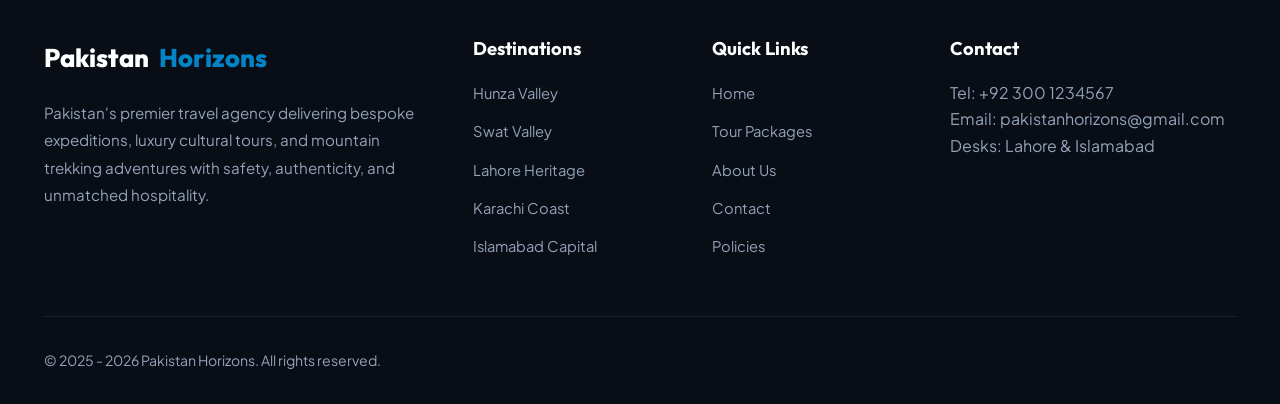
<file: html/lahore.html>
<!DOCTYPE html>
<html lang="en">
<head>
  <meta charset="UTF-8">
  <meta name="viewport" content="width=device-width, initial-scale=1.0">
  <title>Lahore Cultural Heritage Tour - Pakistan Horizons</title>
  <meta name="description" content="Explore Lahore's rich Mughal history, Badshahi Mosque, UNESCO Lahore Fort, Walled City, and culinary wonders with Pakistan Horizons.">
  <link href="https://fonts.googleapis.com/css2?family=Outfit:wght@400;500;600;700;800&family=Plus+Jakarta+Sans:wght@300;400;500;600;700&display=swap" rel="stylesheet">
  <link rel="stylesheet" href="../css/styles.css">
</head>
<body>

  <!-- Top Info Bar -->
  <div class="top-bar">
    <div class="container">
      <div class="top-bar-contact">
        <a href="tel:+923001234567">+92 300 1234567</a>
        <a href="mailto:pakistanhorizons@gmail.com">info@pakistanhorizons.com</a>
        <span>Islamabad • Lahore • Karachi • Gilgit</span>
      </div>
      <div class="top-bar-actions">
        <span>24/7 Verified Local Guides</span>
      </div>
    </div>
  </div>

  <!-- Navigation -->
  <nav class="navbar">
    <div class="container nav-container">
      <a href="index.html" class="logo">
        Pakistan<span>Horizons</span>
      </a>

      <ul class="nav-menu">
        <li><a href="index.html" class="nav-link">Home</a></li>
        <li class="dropdown">
          <a href="#" class="nav-link dropdown-toggle active">
            Destinations
            <svg width="14" height="14" viewBox="0 0 24 24" fill="none" stroke="currentColor" stroke-width="2.5"><polyline points="6 9 12 15 18 9"></polyline></svg>
          </a>
          <ul class="dropdown-menu">
            <li><a href="lahore.html" class="dropdown-link">Lahore Heritage</a></li>
            <li><a href="karachi.html" class="dropdown-link">Karachi Coast</a></li>
            <li><a href="islamabad.html" class="dropdown-link">Islamabad Capital</a></li>
            <li><a href="hunza.html" class="dropdown-link">Hunza Valley</a></li>
            <li><a href="swat.html" class="dropdown-link">Swat Valley</a></li>
          </ul>
        </li>
        <li><a href="packages.html" class="nav-link">Tour Packages</a></li>
        <li><a href="about.html" class="nav-link">About Us</a></li>
        <li><a href="contact.html" class="nav-link">Contact</a></li>
        <li><a href="policies.html" class="nav-link">Policies</a></li>
      </ul>

      <div class="nav-actions">
        <button id="themeToggleBtn" class="theme-toggle-btn" aria-label="Toggle Theme">
          <svg width="18" height="18" viewBox="0 0 24 24" fill="none" stroke="currentColor" stroke-width="2" stroke-linecap="round" stroke-linejoin="round">
            <path d="M21 12.79A9 9 0 1 1 11.21 3 7 7 0 0 0 21 12.79z"></path>
          </svg>
        </button>
        <button class="btn btn-primary btn-sm" data-open-booking data-tour-title="Lahore Heritage Tour" data-tour-price="32000" data-tour-days="3">
          Book Lahore Tour
        </button>
        <div class="nav-toggle">
          <span></span>
          <span></span>
          <span></span>
        </div>
      </div>
    </div>
  </nav>

  <!-- Hero Header -->
  <section class="hero" style="min-height: 55vh; background: linear-gradient(rgba(15, 23, 42, 0.6), rgba(15, 23, 42, 0.85)), url('../images/lahore-badshahi-mosque.jpg') center/cover no-repeat;">
    <div class="container">
      <div class="hero-content">
        <span class="hero-badge">UNESCO World Heritage • Mughal Heart</span>
        <h1 class="hero-title">Historic <span class="highlight">Lahore</span></h1>
        <p class="hero-subtitle">"Jinne Lahore Nai Vekhya, O Janmyai Nai" — He who has not seen Lahore has not yet been born. Discover timeless imperial architecture, bustling bazars, and unrivaled street gastronomy.</p>
        <div class="hero-actions">
          <button class="btn btn-accent btn-lg" data-open-booking data-tour-title="Lahore Cultural Grand Tour" data-tour-price="32000" data-tour-days="3">
            Book 3-Day Lahore Tour ➔
          </button>
          <a href="packages.html" class="btn btn-white btn-lg">View All Packages</a>
        </div>
      </div>
    </div>
  </section>

  <!-- Quick Facts Bar -->
  <div class="container">
    <div class="stats-bar" style="margin-top: -3rem; position: relative; z-index: 10;">
      <div class="stat-item">
        <h3 style="font-size: 1.8rem;">Oct - Mar</h3>
        <p>Ideal Visiting Season</p>
      </div>
      <div class="stat-item">
        <h3 style="font-size: 1.8rem;">UNESCO</h3>
        <p>Fort & Shalimar Gardens</p>
      </div>
      <div class="stat-item">
        <h3 style="font-size: 1.8rem;">2 - 4 Days</h3>
        <p>Recommended Duration</p>
      </div>
      <div class="stat-item">
        <h3 style="font-size: 1.8rem;">PKR 32,000</h3>
        <p>Starting Tour Package</p>
      </div>
    </div>
  </div>

  <!-- Key Attractions Section -->
  <section class="section">
    <div class="container">
      <div class="section-header">
        <span class="section-tag">Iconic Landmarks</span>
        <h2 class="section-title">Must-See Attractions in Lahore</h2>
        <p class="section-description">From colossal 17th-century mosques to serene terraced Mughal gardens and vibrant heritage bazars.</p>
      </div>

      <div class="destinations-grid">

        <!-- Attraction 1 -->
        <div class="destination-card">
          <div class="card-image-wrap">
            <img src="../images/lahore-badshahi-mosque.jpg" alt="Badshahi Mosque red sandstone courtyards">
            <span class="card-floating-badge">1673 A.D.</span>
          </div>
          <div class="card-body">
            <h3 class="card-title" style="margin-bottom: 0.5rem;">Badshahi Mosque</h3>
            <div class="card-location">Walled City, Lahore</div>
            <p class="card-text">Commissioned by Emperor Aurangzeb, this grand red sandstone mosque accommodates over 100,000 worshippers and features magnificent marble inlays.</p>
          </div>
        </div>

        <!-- Attraction 2 -->
        <div class="destination-card">
          <div class="card-image-wrap">
            <img src="../images/lahore-fort.jpg" alt="Lahore Fort Shish Mahal and Alamgiri Gate">
            <span class="card-floating-badge">UNESCO Site</span>
          </div>
          <div class="card-body">
            <h3 class="card-title" style="margin-bottom: 0.5rem;">Lahore Fort (Shahi Qila)</h3>
            <div class="card-location">Circular Road, Lahore</div>
            <p class="card-text">A sprawling citadel boasting the legendary Shish Mahal (Palace of Mirrors), Picture Wall, Sheesh Mahal, and majestic Alamgiri Gate.</p>
          </div>
        </div>

        <!-- Attraction 3 -->
        <div class="destination-card">
          <div class="card-image-wrap">
            <img src="../images/shalimar_gardens.jpg" alt="Shalimar Gardens fountains and terraces">
            <span class="card-floating-badge">UNESCO Heritage</span>
          </div>
          <div class="card-body">
            <h3 class="card-title" style="margin-bottom: 0.5rem;">Shalimar Gardens</h3>
            <div class="card-location">GT Road, Lahore</div>
            <p class="card-text">Built by Emperor Shah Jahan in 1642, showcasing three descending terraces, 410 fountains, marble pavilions, and lush ornamental flora.</p>
          </div>
        </div>

        <!-- Attraction 4 -->
        <div class="destination-card">
          <div class="card-image-wrap">
            <img src="../images/walled_city_of_lahore.jpg" alt="Walled city narrow lanes and havelis">
            <span class="card-floating-badge">Cultural Core</span>
          </div>
          <div class="card-body">
            <h3 class="card-title" style="margin-bottom: 0.5rem;">Walled City & Delhi Gate</h3>
            <div class="card-location">Androon Shehr</div>
            <p class="card-text">Wander through centuries-old spice markets, Shahi Hammam royal bathhouse, and Wazir Khan Mosque known for its intricate fresco tile work.</p>
          </div>
        </div>

      </div>
    </div>
  </section>

  <!-- Suggested 3-Day Itinerary -->
  <section class="section" style="background: var(--bg-surface);">
    <div class="container">
      <div class="section-header">
        <span class="section-tag">Curated Experience</span>
        <h2 class="section-title">Suggested 3-Day Lahore Itinerary</h2>
      </div>

      <div class="faq-wrap">
        <div class="faq-item active">
          <button class="faq-question">
            <span>Day 1: Mughal Majesty & Food Street Night</span>
            <svg width="20" height="20" viewBox="0 0 24 24" fill="none" stroke="currentColor" stroke-width="2"><polyline points="6 9 12 15 18 9"></polyline></svg>
          </button>
          <div class="faq-answer" style="max-height: 200px;">
            <p>Morning pickup -> Badshahi Mosque & Shahi Qila guided tour -> Afternoon visit to Lahore Museum (Fast-Buddha statue) -> Sunset dinner on the rooftop of Fort View Food Street overlooking illuminated minarets.</p>
          </div>
        </div>

        <div class="faq-item">
          <button class="faq-question">
            <span>Day 2: Wazir Khan Mosque & Wagah Border Ceremony</span>
            <svg width="20" height="20" viewBox="0 0 24 24" fill="none" stroke="currentColor" stroke-width="2"><polyline points="6 9 12 15 18 9"></polyline></svg>
          </button>
          <div class="faq-answer" style="max-height: 200px;">
            <p>Explore Shahi Hammam and Wazir Khan Mosque -> Traditional Lahori brunch (Halwa Puri / Nihari) -> Afternoon drive to Wagah Border for the thrilling Indo-Pak military flag lowering ceremony.</p>
          </div>
        </div>

        <div class="faq-item">
          <button class="faq-question">
            <span>Day 3: Shalimar Gardens & Modern Gulberg Shopping</span>
            <svg width="20" height="20" viewBox="0 0 24 24" fill="none" stroke="currentColor" stroke-width="2"><polyline points="6 9 12 15 18 9"></polyline></svg>
          </button>
          <div class="faq-answer" style="max-height: 200px;">
            <p>Morning walk through Shalimar Gardens -> Souvenir and handicrafts shopping at Anarkali and Liberty Market Gulberg -> Evening airport transfer or onward tour extension.</p>
          </div>
        </div>
      </div>

      <div style="text-align: center; margin-top: 3rem;">
        <button class="btn btn-primary btn-lg" data-open-booking data-tour-title="3-Day Lahore Cultural Expedition" data-tour-price="32000" data-tour-days="3">
          Reserve This Itinerary Now
        </button>
      </div>
    </div>
  </section>

  <!-- Footer -->
  <footer class="footer">
    <div class="container">
      <div class="footer-grid">
        <div class="footer-brand">
          <a href="index.html" class="logo">Pakistan<span>Horizons</span></a>
          <p>Pakistan's premier travel agency delivering bespoke expeditions, luxury cultural tours, and mountain trekking adventures with safety, authenticity, and unmatched hospitality.</p>
        </div>
        <div class="footer-col">
          <h4>Destinations</h4>
          <ul class="footer-links">
            <li><a href="hunza.html">Hunza Valley</a></li>
            <li><a href="swat.html">Swat Valley</a></li>
            <li><a href="lahore.html">Lahore Heritage</a></li>
            <li><a href="karachi.html">Karachi Coast</a></li>
            <li><a href="islamabad.html">Islamabad Capital</a></li>
          </ul>
        </div>
        <div class="footer-col">
          <h4>Quick Links</h4>
          <ul class="footer-links">
            <li><a href="index.html">Home</a></li>
            <li><a href="packages.html">Tour Packages</a></li>
            <li><a href="about.html">About Us</a></li>
            <li><a href="contact.html">Contact</a></li>
            <li><a href="policies.html">Policies</a></li>
          </ul>
        </div>
        <div class="footer-col">
          <h4>Contact</h4>
          <p>Tel: +92 300 1234567<br>Email: pakistanhorizons@gmail.com<br>Desks: Lahore & Islamabad</p>
        </div>
      </div>
      <div class="footer-bottom">
        <p>&copy; 2025 - 2026 Pakistan Horizons. All rights reserved.</p>
      </div>
    </div>
  </footer>

  <!-- Booking Modal -->
  <div class="modal-overlay" id="bookingModal">
    <div class="modal-box">
      <button class="modal-close-btn" id="closeBookingModal" aria-label="Close modal">✕</button>
      <div id="modalStepContainer">
        <div class="modal-header">
          <span class="badge badge-primary" style="margin-bottom: 0.5rem;">Instant Reservation</span>
          <h3 id="modalTourTitle">Lahore Heritage Tour</h3>
          <p>Reserve your private cultural tour in Lahore.</p>
        </div>
        <form id="tourBookingForm">
          <div class="search-form-grid" style="grid-template-columns: 1fr 1fr; margin-bottom: 1.25rem;">
            <div class="search-field">
              <label>Full Name *</label>
              <input type="text" id="modalName" placeholder="e.g. Ali Ahmed" required>
            </div>
            <div class="search-field">
              <label>Email Address *</label>
              <input type="email" id="modalEmail" placeholder="ali@gmail.com" required>
            </div>
            <div class="search-field">
              <label>Phone / WhatsApp *</label>
              <input type="tel" id="modalPhone" placeholder="+92 300 0000000" required>
            </div>
            <div class="search-field">
              <label>Travel Date *</label>
              <input type="date" id="modalDate" required>
            </div>
            <div class="search-field">
              <label>Guests</label>
              <input type="number" id="modalAdults" value="1" min="1" max="30" required>
            </div>
            <div class="search-field">
              <label>Accommodation</label>
              <select id="modalTier">
                <option value="standard">Standard (3-Star)</option>
                <option value="deluxe" selected>Deluxe (4-Star)</option>
                <option value="luxury">Luxury (5-Star)</option>
              </select>
            </div>
          </div>
          <div style="background: var(--bg-surface); padding: 1.25rem; border-radius: var(--radius-md); margin-bottom: 1.5rem; display: flex; justify-content: space-between; align-items: center;">
            <div>
              <span style="font-size: 0.85rem; color: var(--text-muted);">Base Price Per Person:</span>
              <div id="modalBasePrice" style="font-weight: 700; color: var(--text-main);">PKR 32,000</div>
            </div>
            <div style="text-align: right;">
              <span style="font-size: 0.85rem; color: var(--text-muted);">Total Estimate:</span>
              <div id="modalEstimatedTotal" style="font-size: 1.4rem; font-weight: 800; color: var(--primary);">PKR 32,000</div>
            </div>
          </div>
          <button type="submit" class="btn btn-accent btn-lg" style="width: 100%;">
            Confirm Reservation & Get Voucher
          </button>
        </form>
      </div>
    </div>
  </div>

  <div class="floating-actions">
    <a href="https://wa.me/923001234567?text=Hello%20Pakistan%20Horizons%2C%20I%20want%20to%20inquire%20about%20the%20Lahore%20tour." target="_blank" class="float-btn float-whatsapp" title="Chat on WhatsApp">
      <svg width="22" height="22" viewBox="0 0 24 24" fill="none" stroke="currentColor" stroke-width="2" stroke-linecap="round" stroke-linejoin="round">
        <path d="M21 11.5a8.38 8.38 0 0 1-.9 3.8 8.5 8.5 0 0 1-7.6 4.7 8.38 8.38 0 0 1-3.8-.9L3 21l1.9-5.7a8.38 8.38 0 0 1-.9-3.8 8.5 8.5 0 0 1 4.7-7.6 8.38 8.38 0 0 1 3.8-.9h.5a8.48 8.48 0 0 1 8 8v.5z"></path>
      </svg>
    </a>
    <button id="floatTopBtn" class="float-btn float-top" title="Back to top">
      ▲
    </button>
  </div>

  <script src="../js/firebase-config.js"></script>
  <script src="../js/script.js"></script>
</body>
</html>
</file>
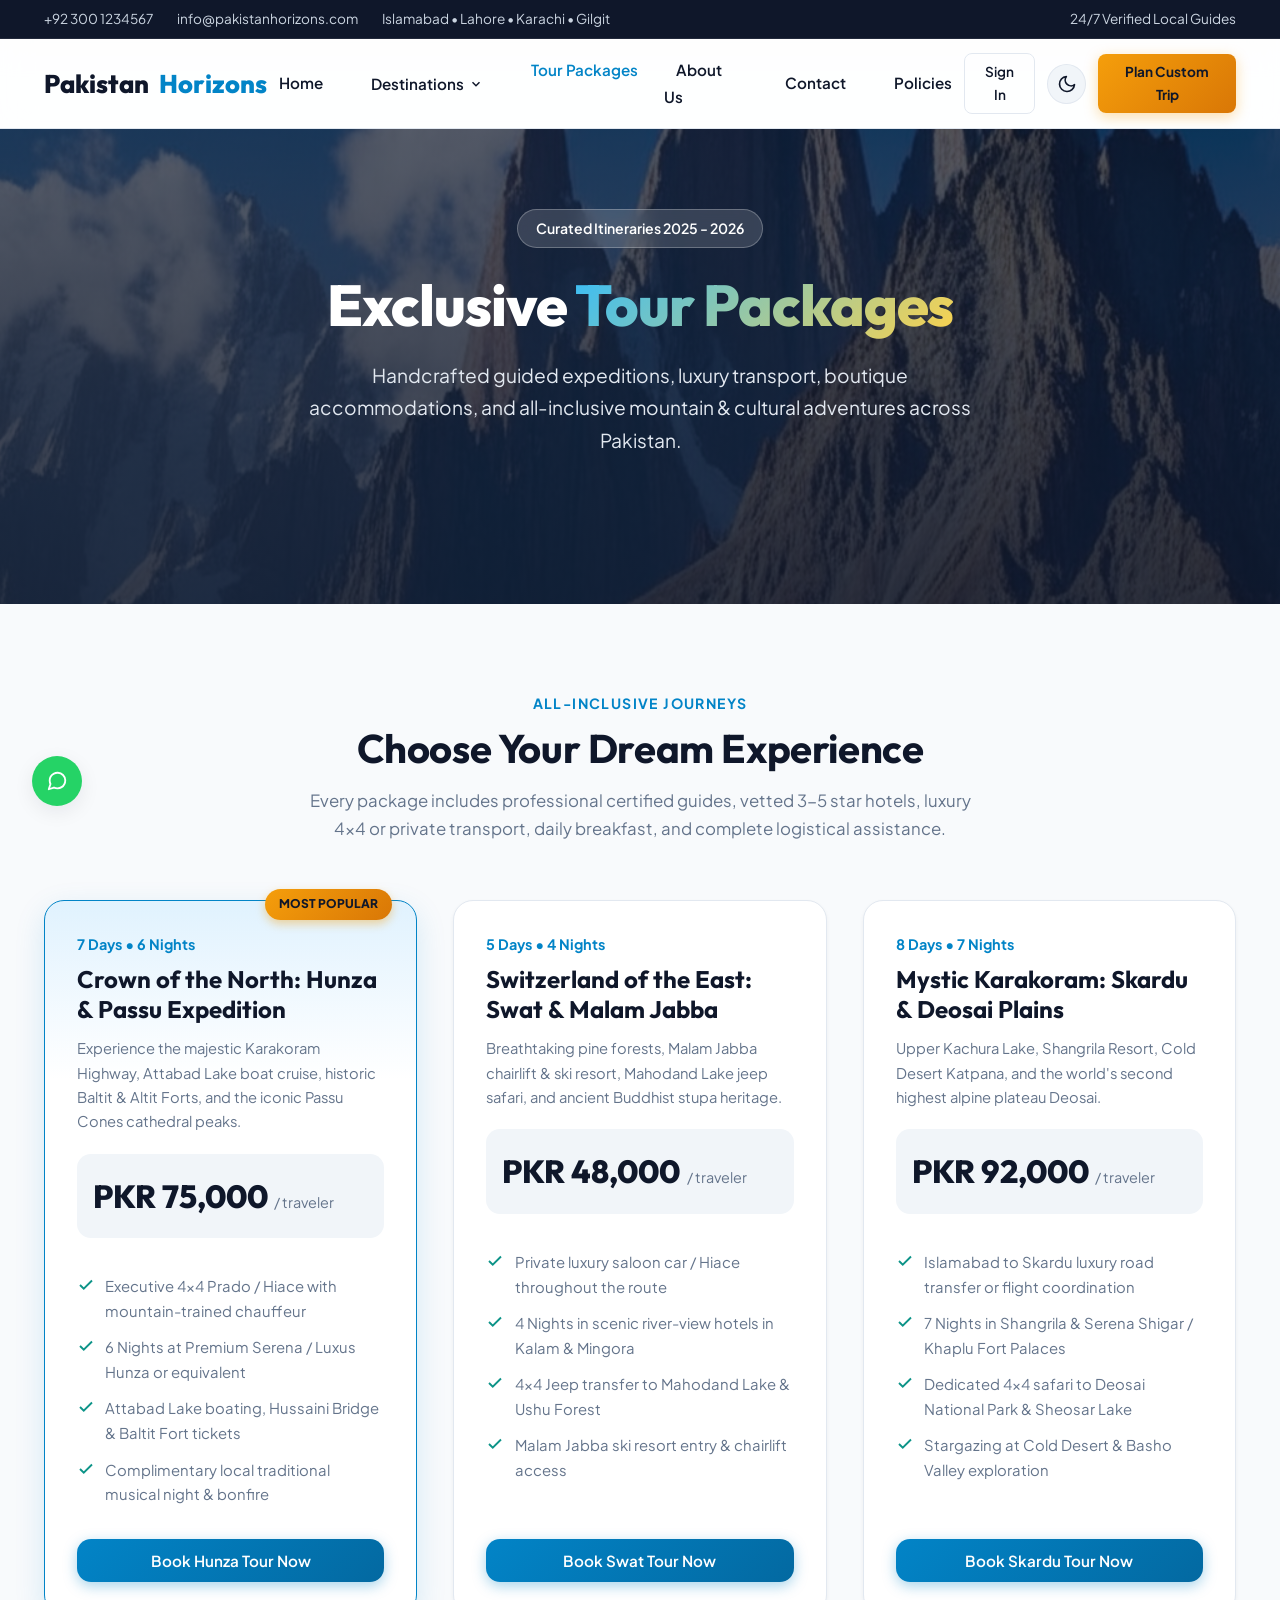
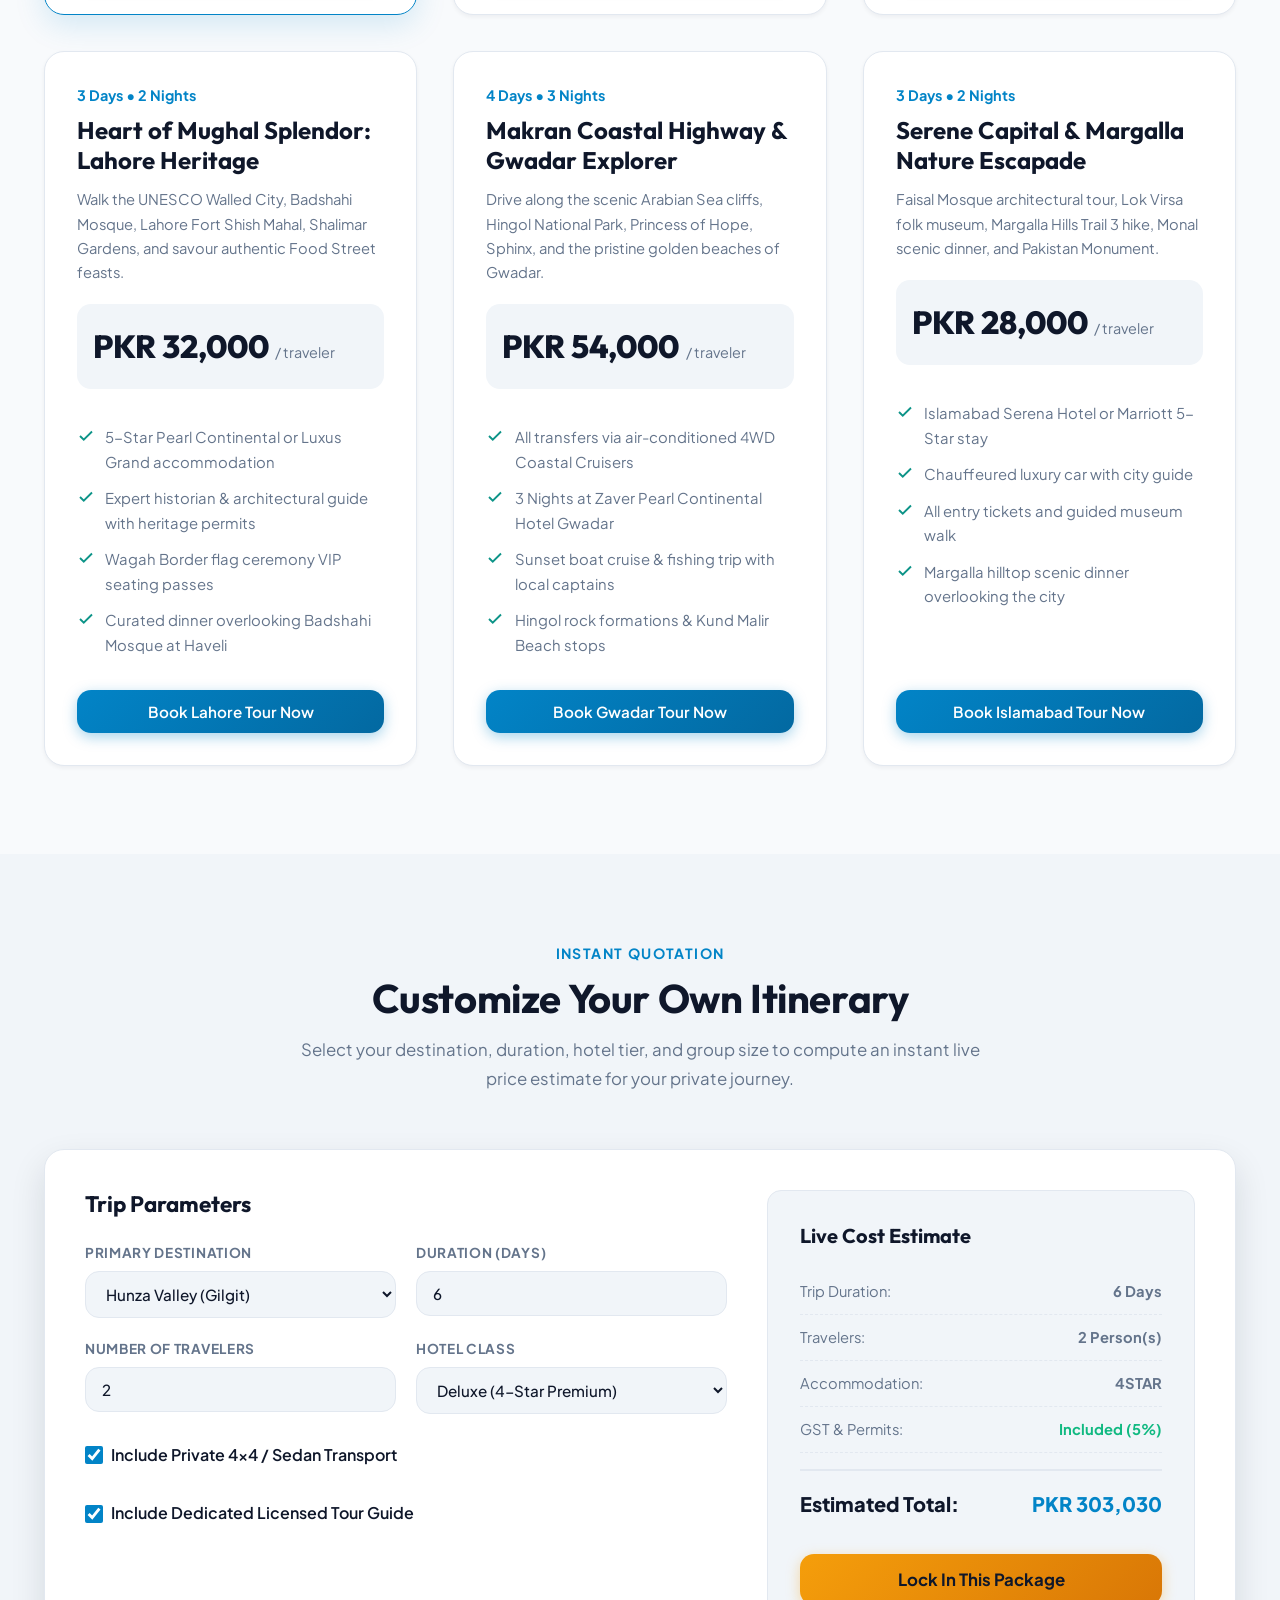
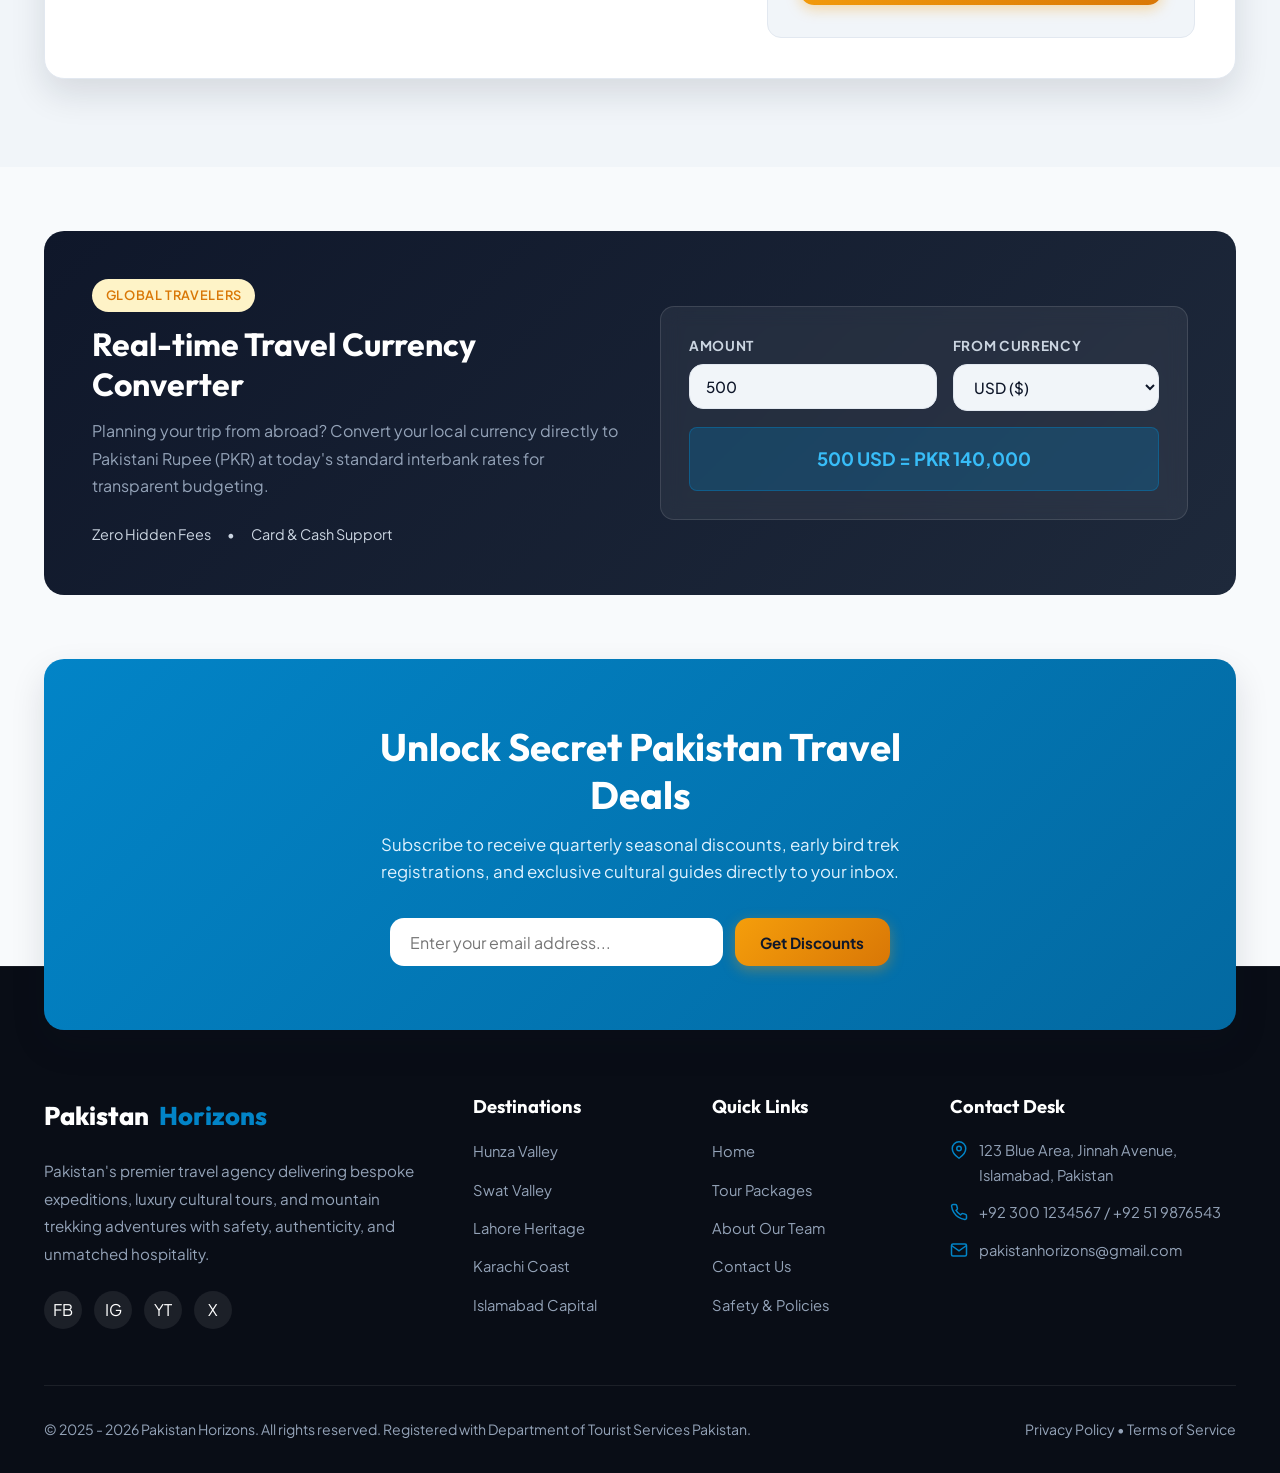
<file: html/packages.html>
<!DOCTYPE html>
<html lang="en">
<head>
  <meta charset="UTF-8">
  <meta name="viewport" content="width=device-width, initial-scale=1.0">
  <title>Tour Packages & Guided Trips - Pakistan Horizons</title>
  <meta name="description" content="Explore curated tour packages across Pakistan including Hunza Valley, Swat, Skardu, Lahore Heritage, and Gwadar Beach. Instant online booking & custom itineraries.">
  <link href="https://fonts.googleapis.com/css2?family=Outfit:wght@400;500;600;700;800&family=Plus+Jakarta+Sans:wght@300;400;500;600;700&display=swap" rel="stylesheet">
  <link rel="stylesheet" href="../css/styles.css">
</head>
<body>

  <!-- Top Info Bar -->
  <div class="top-bar">
    <div class="container">
      <div class="top-bar-contact">
        <a href="tel:+923001234567">+92 300 1234567</a>
        <a href="mailto:pakistanhorizons@gmail.com">info@pakistanhorizons.com</a>
        <span>Islamabad • Lahore • Karachi • Gilgit</span>
      </div>
      <div class="top-bar-actions">
        <span>24/7 Verified Local Guides</span>
      </div>
    </div>
  </div>

  <!-- Navigation -->
  <nav class="navbar">
    <div class="container nav-container">
      <a href="index.html" class="logo">
        Pakistan<span>Horizons</span>
      </a>

      <ul class="nav-menu">
        <li><a href="index.html" class="nav-link">Home</a></li>
        <li class="dropdown">
          <a href="#" class="nav-link dropdown-toggle">
            Destinations
            <svg width="14" height="14" viewBox="0 0 24 24" fill="none" stroke="currentColor" stroke-width="2.5"><polyline points="6 9 12 15 18 9"></polyline></svg>
          </a>
          <ul class="dropdown-menu">
            <li><a href="lahore.html" class="dropdown-link">Lahore Heritage</a></li>
            <li><a href="karachi.html" class="dropdown-link">Karachi Coast</a></li>
            <li><a href="islamabad.html" class="dropdown-link">Islamabad Capital</a></li>
            <li><a href="hunza.html" class="dropdown-link">Hunza Valley</a></li>
            <li><a href="swat.html" class="dropdown-link">Swat Valley</a></li>
          </ul>
        </li>
        <li><a href="packages.html" class="nav-link active">Tour Packages</a></li>
        <li><a href="about.html" class="nav-link">About Us</a></li>
        <li><a href="contact.html" class="nav-link">Contact</a></li>
        <li><a href="policies.html" class="nav-link">Policies</a></li>
      </ul>

      <div class="nav-actions">
        <button id="themeToggleBtn" class="theme-toggle-btn" aria-label="Toggle Theme">
          <svg width="18" height="18" viewBox="0 0 24 24" fill="none" stroke="currentColor" stroke-width="2" stroke-linecap="round" stroke-linejoin="round">
            <path d="M21 12.79A9 9 0 1 1 11.21 3 7 7 0 0 0 21 12.79z"></path>
          </svg>
        </button>
        <a href="#planner" class="btn btn-accent btn-sm">Plan Custom Trip</a>
        <div class="nav-toggle">
          <span></span>
          <span></span>
          <span></span>
        </div>
      </div>
    </div>
  </nav>

  <!-- Hero Header -->
  <section class="hero" style="min-height: 50vh; background: linear-gradient(rgba(15, 23, 42, 0.7), rgba(15, 23, 42, 0.85)), url('../images/passu_cones.jpg') center/cover no-repeat;">
    <div class="container">
      <div class="hero-content">
        <span class="hero-badge">Curated Itineraries 2025 - 2026</span>
        <h1 class="hero-title">Exclusive <span class="highlight">Tour Packages</span></h1>
        <p class="hero-subtitle">Handcrafted guided expeditions, luxury transport, boutique accommodations, and all-inclusive mountain & cultural adventures across Pakistan.</p>
      </div>
    </div>
  </section>

  <!-- Packages Grid Section -->
  <section class="section">
    <div class="container">
      <div class="section-header">
        <span class="section-tag">All-Inclusive Journeys</span>
        <h2 class="section-title">Choose Your Dream Experience</h2>
        <p class="section-description">Every package includes professional certified guides, vetted 3-5 star hotels, luxury 4x4 or private transport, daily breakfast, and complete logistical assistance.</p>
      </div>

      <div class="packages-grid">

        <!-- Package 1: Hunza Valley -->
        <div class="package-card featured">
          <span class="package-ribbon">Most Popular</span>
          <div class="package-duration">7 Days • 6 Nights</div>
          <h3 class="package-title">Crown of the North: Hunza & Passu Expedition</h3>
          <p style="color: var(--text-muted); font-size: 0.92rem;">Experience the majestic Karakoram Highway, Attabad Lake boat cruise, historic Baltit & Altit Forts, and the iconic Passu Cones cathedral peaks.</p>
          <div class="package-price-wrap">
            <span class="package-price">PKR 75,000</span>
            <span class="package-price-period">/ traveler</span>
          </div>
          <ul class="package-features">
            <li>
              <svg width="18" height="18" viewBox="0 0 24 24" fill="none" stroke="currentColor" stroke-width="2.5"><polyline points="20 6 9 17 4 12"></polyline></svg>
              Executive 4x4 Prado / Hiace with mountain-trained chauffeur
            </li>
            <li>
              <svg width="18" height="18" viewBox="0 0 24 24" fill="none" stroke="currentColor" stroke-width="2.5"><polyline points="20 6 9 17 4 12"></polyline></svg>
              6 Nights at Premium Serena / Luxus Hunza or equivalent
            </li>
            <li>
              <svg width="18" height="18" viewBox="0 0 24 24" fill="none" stroke="currentColor" stroke-width="2.5"><polyline points="20 6 9 17 4 12"></polyline></svg>
              Attabad Lake boating, Hussaini Bridge & Baltit Fort tickets
            </li>
            <li>
              <svg width="18" height="18" viewBox="0 0 24 24" fill="none" stroke="currentColor" stroke-width="2.5"><polyline points="20 6 9 17 4 12"></polyline></svg>
              Complimentary local traditional musical night & bonfire
            </li>
          </ul>
          <button class="btn btn-primary" data-open-booking data-tour-title="Crown of the North: Hunza & Passu Expedition" data-tour-price="75000" data-tour-days="7">
            Book Hunza Tour Now
          </button>
        </div>

        <!-- Package 2: Swat & Kalam -->
        <div class="package-card">
          <div class="package-duration">5 Days • 4 Nights</div>
          <h3 class="package-title">Switzerland of the East: Swat & Malam Jabba</h3>
          <p style="color: var(--text-muted); font-size: 0.92rem;">Breathtaking pine forests, Malam Jabba chairlift & ski resort, Mahodand Lake jeep safari, and ancient Buddhist stupa heritage.</p>
          <div class="package-price-wrap">
            <span class="package-price">PKR 48,000</span>
            <span class="package-price-period">/ traveler</span>
          </div>
          <ul class="package-features">
            <li>
              <svg width="18" height="18" viewBox="0 0 24 24" fill="none" stroke="currentColor" stroke-width="2.5"><polyline points="20 6 9 17 4 12"></polyline></svg>
              Private luxury saloon car / Hiace throughout the route
            </li>
            <li>
              <svg width="18" height="18" viewBox="0 0 24 24" fill="none" stroke="currentColor" stroke-width="2.5"><polyline points="20 6 9 17 4 12"></polyline></svg>
              4 Nights in scenic river-view hotels in Kalam & Mingora
            </li>
            <li>
              <svg width="18" height="18" viewBox="0 0 24 24" fill="none" stroke="currentColor" stroke-width="2.5"><polyline points="20 6 9 17 4 12"></polyline></svg>
              4x4 Jeep transfer to Mahodand Lake & Ushu Forest
            </li>
            <li>
              <svg width="18" height="18" viewBox="0 0 24 24" fill="none" stroke="currentColor" stroke-width="2.5"><polyline points="20 6 9 17 4 12"></polyline></svg>
              Malam Jabba ski resort entry & chairlift access
            </li>
          </ul>
          <button class="btn btn-primary" data-open-booking data-tour-title="Switzerland of the East: Swat & Malam Jabba" data-tour-price="48000" data-tour-days="5">
            Book Swat Tour Now
          </button>
        </div>

        <!-- Package 3: Skardu Valley -->
        <div class="package-card">
          <div class="package-duration">8 Days • 7 Nights</div>
          <h3 class="package-title">Mystic Karakoram: Skardu & Deosai Plains</h3>
          <p style="color: var(--text-muted); font-size: 0.92rem;">Upper Kachura Lake, Shangrila Resort, Cold Desert Katpana, and the world's second highest alpine plateau Deosai.</p>
          <div class="package-price-wrap">
            <span class="package-price">PKR 92,000</span>
            <span class="package-price-period">/ traveler</span>
          </div>
          <ul class="package-features">
            <li>
              <svg width="18" height="18" viewBox="0 0 24 24" fill="none" stroke="currentColor" stroke-width="2.5"><polyline points="20 6 9 17 4 12"></polyline></svg>
              Islamabad to Skardu luxury road transfer or flight coordination
            </li>
            <li>
              <svg width="18" height="18" viewBox="0 0 24 24" fill="none" stroke="currentColor" stroke-width="2.5"><polyline points="20 6 9 17 4 12"></polyline></svg>
              7 Nights in Shangrila & Serena Shigar / Khaplu Fort Palaces
            </li>
            <li>
              <svg width="18" height="18" viewBox="0 0 24 24" fill="none" stroke="currentColor" stroke-width="2.5"><polyline points="20 6 9 17 4 12"></polyline></svg>
              Dedicated 4x4 safari to Deosai National Park & Sheosar Lake
            </li>
            <li>
              <svg width="18" height="18" viewBox="0 0 24 24" fill="none" stroke="currentColor" stroke-width="2.5"><polyline points="20 6 9 17 4 12"></polyline></svg>
              Stargazing at Cold Desert & Basho Valley exploration
            </li>
          </ul>
          <button class="btn btn-primary" data-open-booking data-tour-title="Mystic Karakoram: Skardu & Deosai Plains" data-tour-price="92000" data-tour-days="8">
            Book Skardu Tour Now
          </button>
        </div>

        <!-- Package 4: Lahore Cultural Grand Tour -->
        <div class="package-card">
          <div class="package-duration">3 Days • 2 Nights</div>
          <h3 class="package-title">Heart of Mughal Splendor: Lahore Heritage</h3>
          <p style="color: var(--text-muted); font-size: 0.92rem;">Walk the UNESCO Walled City, Badshahi Mosque, Lahore Fort Shish Mahal, Shalimar Gardens, and savour authentic Food Street feasts.</p>
          <div class="package-price-wrap">
            <span class="package-price">PKR 32,000</span>
            <span class="package-price-period">/ traveler</span>
          </div>
          <ul class="package-features">
            <li>
              <svg width="18" height="18" viewBox="0 0 24 24" fill="none" stroke="currentColor" stroke-width="2.5"><polyline points="20 6 9 17 4 12"></polyline></svg>
              5-Star Pearl Continental or Luxus Grand accommodation
            </li>
            <li>
              <svg width="18" height="18" viewBox="0 0 24 24" fill="none" stroke="currentColor" stroke-width="2.5"><polyline points="20 6 9 17 4 12"></polyline></svg>
              Expert historian & architectural guide with heritage permits
            </li>
            <li>
              <svg width="18" height="18" viewBox="0 0 24 24" fill="none" stroke="currentColor" stroke-width="2.5"><polyline points="20 6 9 17 4 12"></polyline></svg>
              Wagah Border flag ceremony VIP seating passes
            </li>
            <li>
              <svg width="18" height="18" viewBox="0 0 24 24" fill="none" stroke="currentColor" stroke-width="2.5"><polyline points="20 6 9 17 4 12"></polyline></svg>
              Curated dinner overlooking Badshahi Mosque at Haveli
            </li>
          </ul>
          <button class="btn btn-primary" data-open-booking data-tour-title="Heart of Mughal Splendor: Lahore Heritage" data-tour-price="32000" data-tour-days="3">
            Book Lahore Tour Now
          </button>
        </div>

        <!-- Package 5: Gwadar Coastal Safari -->
        <div class="package-card">
          <div class="package-duration">4 Days • 3 Nights</div>
          <h3 class="package-title">Makran Coastal Highway & Gwadar Explorer</h3>
          <p style="color: var(--text-muted); font-size: 0.92rem;">Drive along the scenic Arabian Sea cliffs, Hingol National Park, Princess of Hope, Sphinx, and the pristine golden beaches of Gwadar.</p>
          <div class="package-price-wrap">
            <span class="package-price">PKR 54,000</span>
            <span class="package-price-period">/ traveler</span>
          </div>
          <ul class="package-features">
            <li>
              <svg width="18" height="18" viewBox="0 0 24 24" fill="none" stroke="currentColor" stroke-width="2.5"><polyline points="20 6 9 17 4 12"></polyline></svg>
              All transfers via air-conditioned 4WD Coastal Cruisers
            </li>
            <li>
              <svg width="18" height="18" viewBox="0 0 24 24" fill="none" stroke="currentColor" stroke-width="2.5"><polyline points="20 6 9 17 4 12"></polyline></svg>
              3 Nights at Zaver Pearl Continental Hotel Gwadar
            </li>
            <li>
              <svg width="18" height="18" viewBox="0 0 24 24" fill="none" stroke="currentColor" stroke-width="2.5"><polyline points="20 6 9 17 4 12"></polyline></svg>
              Sunset boat cruise & fishing trip with local captains
            </li>
            <li>
              <svg width="18" height="18" viewBox="0 0 24 24" fill="none" stroke="currentColor" stroke-width="2.5"><polyline points="20 6 9 17 4 12"></polyline></svg>
              Hingol rock formations & Kund Malir Beach stops
            </li>
          </ul>
          <button class="btn btn-primary" data-open-booking data-tour-title="Makran Coastal Highway & Gwadar Explorer" data-tour-price="54000" data-tour-days="4">
            Book Gwadar Tour Now
          </button>
        </div>

        <!-- Package 6: Islamabad & Margalla Hills Retreat -->
        <div class="package-card">
          <div class="package-duration">3 Days • 2 Nights</div>
          <h3 class="package-title">Serene Capital & Margalla Nature Escapade</h3>
          <p style="color: var(--text-muted); font-size: 0.92rem;">Faisal Mosque architectural tour, Lok Virsa folk museum, Margalla Hills Trail 3 hike, Monal scenic dinner, and Pakistan Monument.</p>
          <div class="package-price-wrap">
            <span class="package-price">PKR 28,000</span>
            <span class="package-price-period">/ traveler</span>
          </div>
          <ul class="package-features">
            <li>
              <svg width="18" height="18" viewBox="0 0 24 24" fill="none" stroke="currentColor" stroke-width="2.5"><polyline points="20 6 9 17 4 12"></polyline></svg>
              Islamabad Serena Hotel or Marriott 5-Star stay
            </li>
            <li>
              <svg width="18" height="18" viewBox="0 0 24 24" fill="none" stroke="currentColor" stroke-width="2.5"><polyline points="20 6 9 17 4 12"></polyline></svg>
              Chauffeured luxury car with city guide
            </li>
            <li>
              <svg width="18" height="18" viewBox="0 0 24 24" fill="none" stroke="currentColor" stroke-width="2.5"><polyline points="20 6 9 17 4 12"></polyline></svg>
              All entry tickets and guided museum walk
            </li>
            <li>
              <svg width="18" height="18" viewBox="0 0 24 24" fill="none" stroke="currentColor" stroke-width="2.5"><polyline points="20 6 9 17 4 12"></polyline></svg>
              Margalla hilltop scenic dinner overlooking the city
            </li>
          </ul>
          <button class="btn btn-primary" data-open-booking data-tour-title="Serene Capital & Margalla Nature Escapade" data-tour-price="28000" data-tour-days="3">
            Book Islamabad Tour Now
          </button>
        </div>

      </div>
    </div>
  </section>

  <!-- Interactive Trip Customizer / Calculator -->
  <section id="planner" class="section" style="background: var(--bg-surface);">
    <div class="container">
      <div class="section-header">
        <span class="section-tag">Instant Quotation</span>
        <h2 class="section-title">Customize Your Own Itinerary</h2>
        <p class="section-description">Select your destination, duration, hotel tier, and group size to compute an instant live price estimate for your private journey.</p>
      </div>

      <div class="planner-box">
        <div class="planner-grid">
          
          <div class="planner-form-section">
            <h3>Trip Parameters</h3>
            <div class="planner-fields">
              <div class="search-field">
                <label>Primary Destination</label>
                <select id="calcCity">
                  <option value="hunza" selected>Hunza Valley (Gilgit)</option>
                  <option value="swat">Swat & Malam Jabba</option>
                  <option value="skardu">Skardu & Deosai</option>
                  <option value="lahore">Lahore Cultural Tour</option>
                  <option value="karachi">Karachi Coast & Maritime</option>
                  <option value="islamabad">Islamabad Capital</option>
                </select>
              </div>

              <div class="search-field">
                <label>Duration (Days)</label>
                <input type="number" id="calcDays" value="6" min="2" max="30">
              </div>

              <div class="search-field">
                <label>Number of Travelers</label>
                <input type="number" id="calcTravelers" value="2" min="1" max="50">
              </div>

              <div class="search-field">
                <label>Hotel Class</label>
                <select id="calcHotel">
                  <option value="3star">Standard (3-Star Boutique)</option>
                  <option value="4star" selected>Deluxe (4-Star Premium)</option>
                  <option value="5star">Luxury (5-Star / Palaces)</option>
                </select>
              </div>

              <div class="planner-full" style="display: flex; gap: 2rem; flex-wrap: wrap; margin-top: 0.5rem;">
                <label style="display: flex; align-items: center; gap: 0.5rem; cursor: pointer; font-weight: 600;">
                  <input type="checkbox" id="calcTransport" checked style="width: 18px; height: 18px; accent-color: var(--primary);">
                  Include Private 4x4 / Sedan Transport
                </label>
                <label style="display: flex; align-items: center; gap: 0.5rem; cursor: pointer; font-weight: 600;">
                  <input type="checkbox" id="calcGuide" checked style="width: 18px; height: 18px; accent-color: var(--primary);">
                  Include Dedicated Licensed Tour Guide
                </label>
              </div>
            </div>
          </div>

          <div class="planner-summary-card">
            <div>
              <h4 style="font-size: 1.25rem; margin-bottom: 1.25rem;">Live Cost Estimate</h4>
              <div class="summary-row">
                <span>Trip Duration:</span>
                <strong id="calcDaysCount">6 Days</strong>
              </div>
              <div class="summary-row">
                <span>Travelers:</span>
                <strong id="calcGuestsCount">2 Person(s)</strong>
              </div>
              <div class="summary-row">
                <span>Accommodation:</span>
                <strong id="calcHotelTierText">DELUXE</strong>
              </div>
              <div class="summary-row">
                <span>GST & Permits:</span>
                <strong style="color: #10b981;">Included (5%)</strong>
              </div>
              <div class="summary-row total">
                <span>Estimated Total:</span>
                <span id="calcTotalOutput" style="color: var(--primary);">PKR 145,000</span>
              </div>
            </div>

            <button id="calcBookNowBtn" 
                    class="btn btn-accent btn-lg" 
                    style="margin-top: 1.5rem; width: 100%;" 
                    data-open-booking 
                    data-tour-title="Custom Tour: HUNZA (6 Days)" 
                    data-tour-price="145000" 
                    data-tour-days="6">
              Lock In This Package
            </button>
          </div>

        </div>
      </div>
    </div>
  </section>

  <!-- Currency Converter Widget Section -->
  <div class="container">
    <div class="tools-banner">
      <div class="tools-info">
        <span class="badge badge-accent" style="margin-bottom: 0.75rem;">Global Travelers</span>
        <h3>Real-time Travel Currency Converter</h3>
        <p>Planning your trip from abroad? Convert your local currency directly to Pakistani Rupee (PKR) at today's standard interbank rates for transparent budgeting.</p>
        <div style="display: flex; gap: 1rem; color: #cbd5e1; font-size: 0.9rem;">
          <span>Zero Hidden Fees</span>
          <span>•</span>
          <span>Card & Cash Support</span>
        </div>
      </div>

      <div class="converter-widget">
        <div class="converter-inputs">
          <div class="search-field">
            <label style="color: #cbd5e1;">Amount</label>
            <input type="number" id="currencyAmount" value="500" min="1">
          </div>
          <div class="search-field">
            <label style="color: #cbd5e1;">From Currency</label>
            <select id="currencyFrom">
              <option value="USD" selected>USD ($)</option>
              <option value="EUR">EUR (€)</option>
              <option value="GBP">GBP (£)</option>
              <option value="AED">AED (AED)</option>
              <option value="SAR">SAR (SAR)</option>
              <option value="CAD">CAD (C$)</option>
            </select>
          </div>
        </div>
        <div class="converter-result" id="currencyOutput">
          500 USD = PKR 140,000
        </div>
      </div>
    </div>
  </div>

  <!-- Newsletter Section -->
  <div class="container">
    <div class="newsletter-section">
      <div class="newsletter-content">
        <h2>Unlock Secret Pakistan Travel Deals</h2>
        <p>Subscribe to receive quarterly seasonal discounts, early bird trek registrations, and exclusive cultural guides directly to your inbox.</p>
        <form class="newsletter-form">
          <input type="email" placeholder="Enter your email address..." required>
          <button type="submit" class="btn btn-accent">Get Discounts</button>
        </form>
      </div>
    </div>
  </div>

  <!-- Footer -->
  <footer class="footer">
    <div class="container">
      <div class="footer-grid">
        <div class="footer-brand">
          <a href="index.html" class="logo">Pakistan<span>Horizons</span></a>
          <p>Pakistan's premier travel agency delivering bespoke expeditions, luxury cultural tours, and mountain trekking adventures with safety, authenticity, and unmatched hospitality.</p>
          <div class="social-bar">
            <a href="#" class="social-icon" title="Facebook">FB</a>
            <a href="#" class="social-icon" title="Instagram">IG</a>
            <a href="#" class="social-icon" title="YouTube">YT</a>
            <a href="#" class="social-icon" title="Twitter">X</a>
          </div>
        </div>

        <div class="footer-col">
          <h4>Destinations</h4>
          <ul class="footer-links">
            <li><a href="hunza.html">Hunza Valley</a></li>
            <li><a href="swat.html">Swat Valley</a></li>
            <li><a href="lahore.html">Lahore Heritage</a></li>
            <li><a href="karachi.html">Karachi Coast</a></li>
            <li><a href="islamabad.html">Islamabad Capital</a></li>
          </ul>
        </div>

        <div class="footer-col">
          <h4>Quick Links</h4>
          <ul class="footer-links">
            <li><a href="index.html">Home</a></li>
            <li><a href="packages.html">Tour Packages</a></li>
            <li><a href="about.html">About Our Team</a></li>
            <li><a href="contact.html">Contact Us</a></li>
            <li><a href="policies.html">Safety & Policies</a></li>
          </ul>
        </div>

        <div class="footer-col">
          <h4>Contact Desk</h4>
          <ul class="footer-contact-info">
            <li>
              <svg width="18" height="18" viewBox="0 0 24 24" fill="none" stroke="currentColor" stroke-width="2"><path d="M21 10c0 7-9 13-9 13s-9-6-9-13a9 9 0 0 1 18 0z"></path><circle cx="12" cy="10" r="3"></circle></svg>
              <span>123 Blue Area, Jinnah Avenue, Islamabad, Pakistan</span>
            </li>
            <li>
              <svg width="18" height="18" viewBox="0 0 24 24" fill="none" stroke="currentColor" stroke-width="2"><path d="M22 16.92v3a2 2 0 0 1-2.18 2 19.79 19.79 0 0 1-8.63-3.07 19.5 19.5 0 0 1-6-6 19.79 19.79 0 0 1-3.07-8.67A2 2 0 0 1 4.11 2h3a2 2 0 0 1 2 1.72 12.84 12.84 0 0 0 .7 2.81 2 2 0 0 1-.45 2.11L8.09 9.91a16 16 0 0 0 6 6l1.27-1.27a2 2 0 0 1 2.11-.45 12.84 12.84 0 0 0 2.81.7A2 2 0 0 1 22 16.92z"></path></svg>
              <span>+92 300 1234567 / +92 51 9876543</span>
            </li>
            <li>
              <svg width="18" height="18" viewBox="0 0 24 24" fill="none" stroke="currentColor" stroke-width="2"><path d="M4 4h16c1.1 0 2 .9 2 2v12c0 1.1-.9 2-2 2H4c-1.1 0-2-.9-2-2V6c0-1.1.9-2 2-2z"></path><polyline points="22,6 12,13 2,6"></polyline></svg>
              <span>pakistanhorizons@gmail.com</span>
            </li>
          </ul>
        </div>
      </div>

      <div class="footer-bottom">
        <p>&copy; 2025 - 2026 Pakistan Horizons. All rights reserved. Registered with Department of Tourist Services Pakistan.</p>
        <p><a href="policies.html" style="color: #94a3b8;">Privacy Policy</a> • <a href="policies.html" style="color: #94a3b8;">Terms of Service</a></p>
      </div>
    </div>
  </footer>

  <!-- Interactive Booking Modal -->
  <div class="modal-overlay" id="bookingModal">
    <div class="modal-box">
      <button class="modal-close-btn" id="closeBookingModal" aria-label="Close modal">✕</button>
      <div id="modalStepContainer">
        <div class="modal-header">
          <span class="badge badge-primary" style="margin-bottom: 0.5rem;">Instant Reservation</span>
          <h3 id="modalTourTitle">Pakistan Horizons Tour</h3>
          <p>Customize your options and reserve your spot. No immediate upfront charge required.</p>
        </div>

        <form id="tourBookingForm">
          <div class="search-form-grid" style="grid-template-columns: 1fr 1fr; margin-bottom: 1.25rem;">
            <div class="search-field">
              <label>Full Name *</label>
              <input type="text" id="modalName" placeholder="e.g. John Doe / Sarah Khan" required>
            </div>
            <div class="search-field">
              <label>Email Address *</label>
              <input type="email" id="modalEmail" placeholder="yourname@gmail.com" required>
            </div>
            <div class="search-field">
              <label>Phone / WhatsApp *</label>
              <input type="tel" id="modalPhone" placeholder="+92 300 0000000" required>
            </div>
            <div class="search-field">
              <label>Preferred Travel Date *</label>
              <input type="date" id="modalDate" required>
            </div>
            <div class="search-field">
              <label>Number of Guests</label>
              <input type="number" id="modalAdults" value="1" min="1" max="30" required>
            </div>
            <div class="search-field">
              <label>Accommodation Tier</label>
              <select id="modalTier">
                <option value="standard">Standard (3-Star)</option>
                <option value="deluxe" selected>Deluxe (+35%)</option>
                <option value="luxury">Luxury VIP (+75%)</option>
              </select>
            </div>
          </div>

          <div style="background: var(--bg-surface); padding: 1.25rem; border-radius: var(--radius-md); margin-bottom: 1.5rem; display: flex; justify-content: space-between; align-items: center;">
            <div>
              <span style="font-size: 0.85rem; color: var(--text-muted);">Base Price Per Person:</span>
              <div id="modalBasePrice" style="font-weight: 700; color: var(--text-main);">PKR 45,000</div>
            </div>
            <div style="text-align: right;">
              <span style="font-size: 0.85rem; color: var(--text-muted);">Total Estimated Cost:</span>
              <div id="modalEstimatedTotal" style="font-size: 1.4rem; font-weight: 800; color: var(--primary);">PKR 45,000</div>
            </div>
          </div>

          <button type="submit" class="btn btn-accent btn-lg" style="width: 100%;">
            Confirm Reservation & Generate Voucher
          </button>
        </form>
      </div>
    </div>
  </div>

  <!-- Floating Action Buttons -->
  <div class="floating-actions">
    <a href="https://wa.me/923001234567?text=Hello%20Pakistan%20Horizons%2C%20I%20would%20like%20to%20inquire%20about%20tour%20packages." target="_blank" class="float-btn float-whatsapp" title="Chat on WhatsApp">
      <svg width="22" height="22" viewBox="0 0 24 24" fill="none" stroke="currentColor" stroke-width="2" stroke-linecap="round" stroke-linejoin="round">
        <path d="M21 11.5a8.38 8.38 0 0 1-.9 3.8 8.5 8.5 0 0 1-7.6 4.7 8.38 8.38 0 0 1-3.8-.9L3 21l1.9-5.7a8.38 8.38 0 0 1-.9-3.8 8.5 8.5 0 0 1 4.7-7.6 8.38 8.38 0 0 1 3.8-.9h.5a8.48 8.48 0 0 1 8 8v.5z"></path>
      </svg>
    </a>
    <button id="floatTopBtn" class="float-btn float-top" title="Back to top">
      ▲
    </button>
  </div>

  <script src="../js/firebase-config.js"></script>
  <script src="../js/script.js"></script>
</body>
</html>
</file>
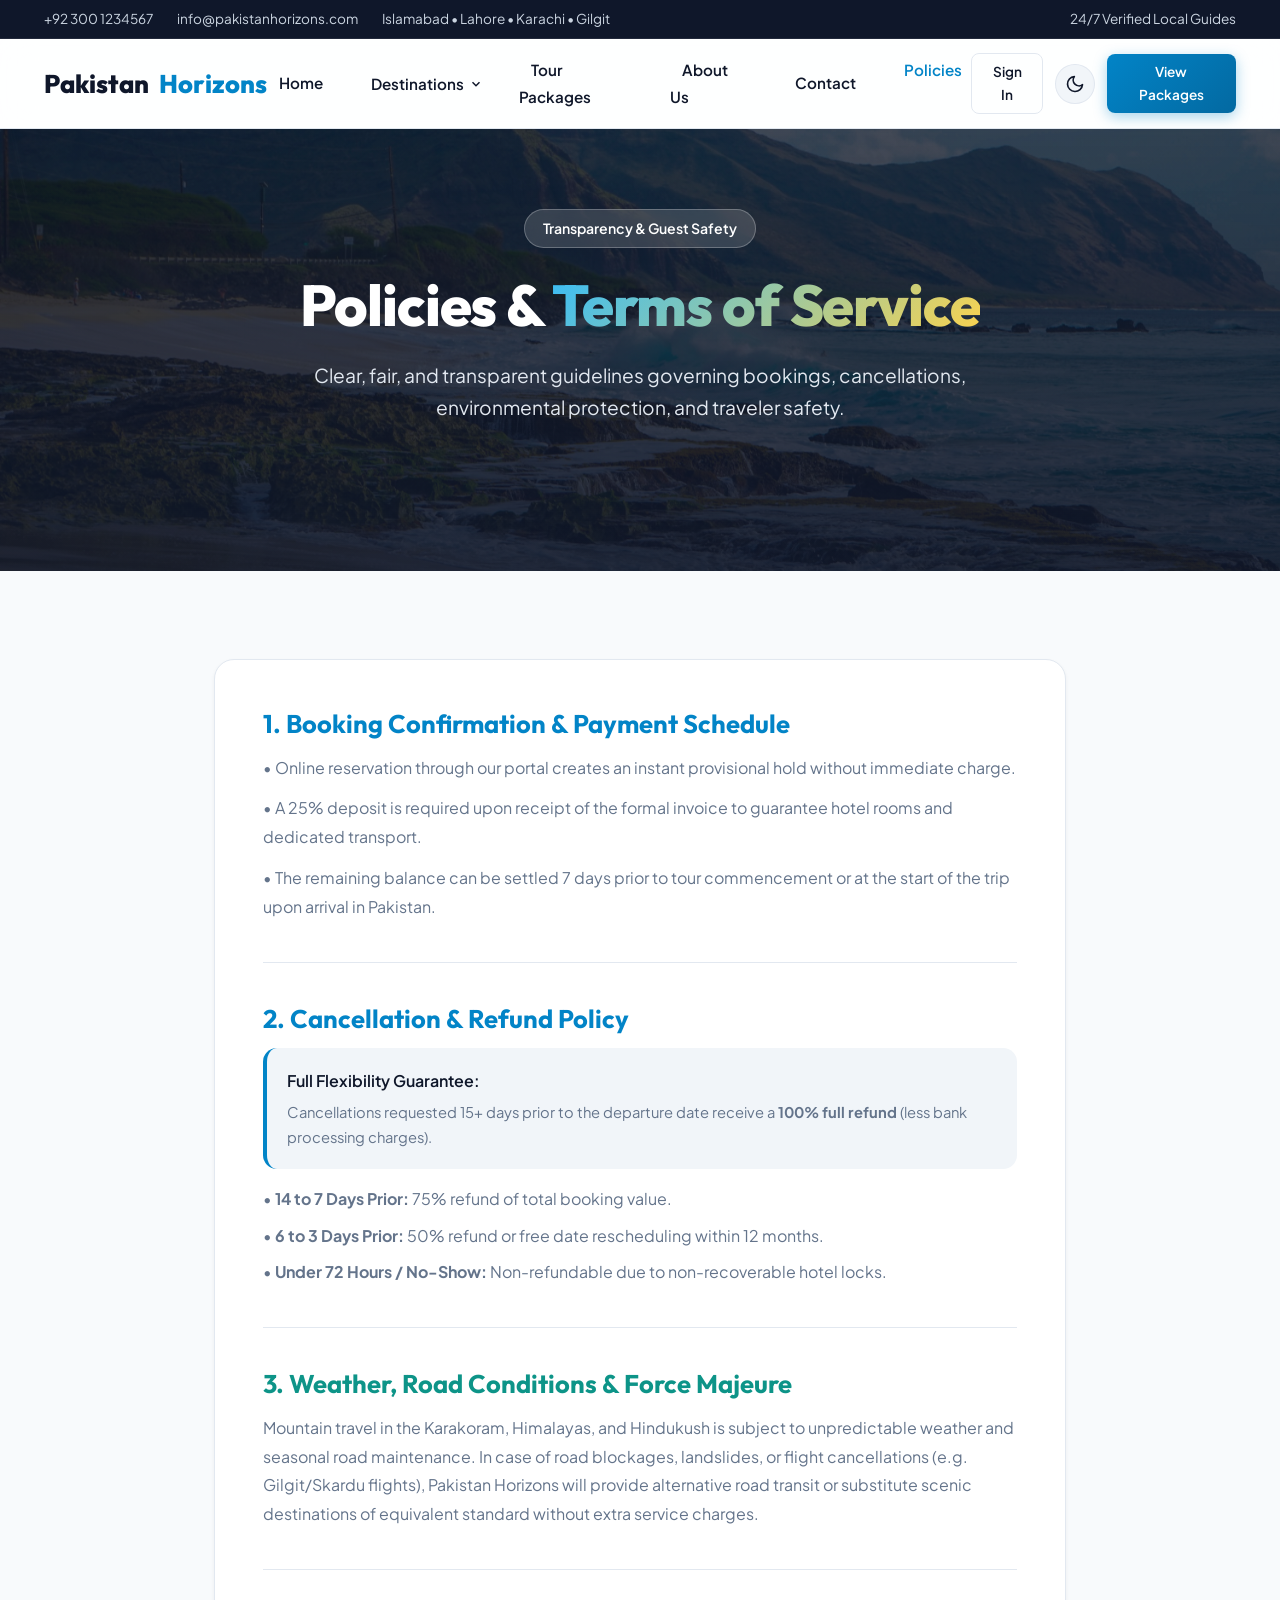
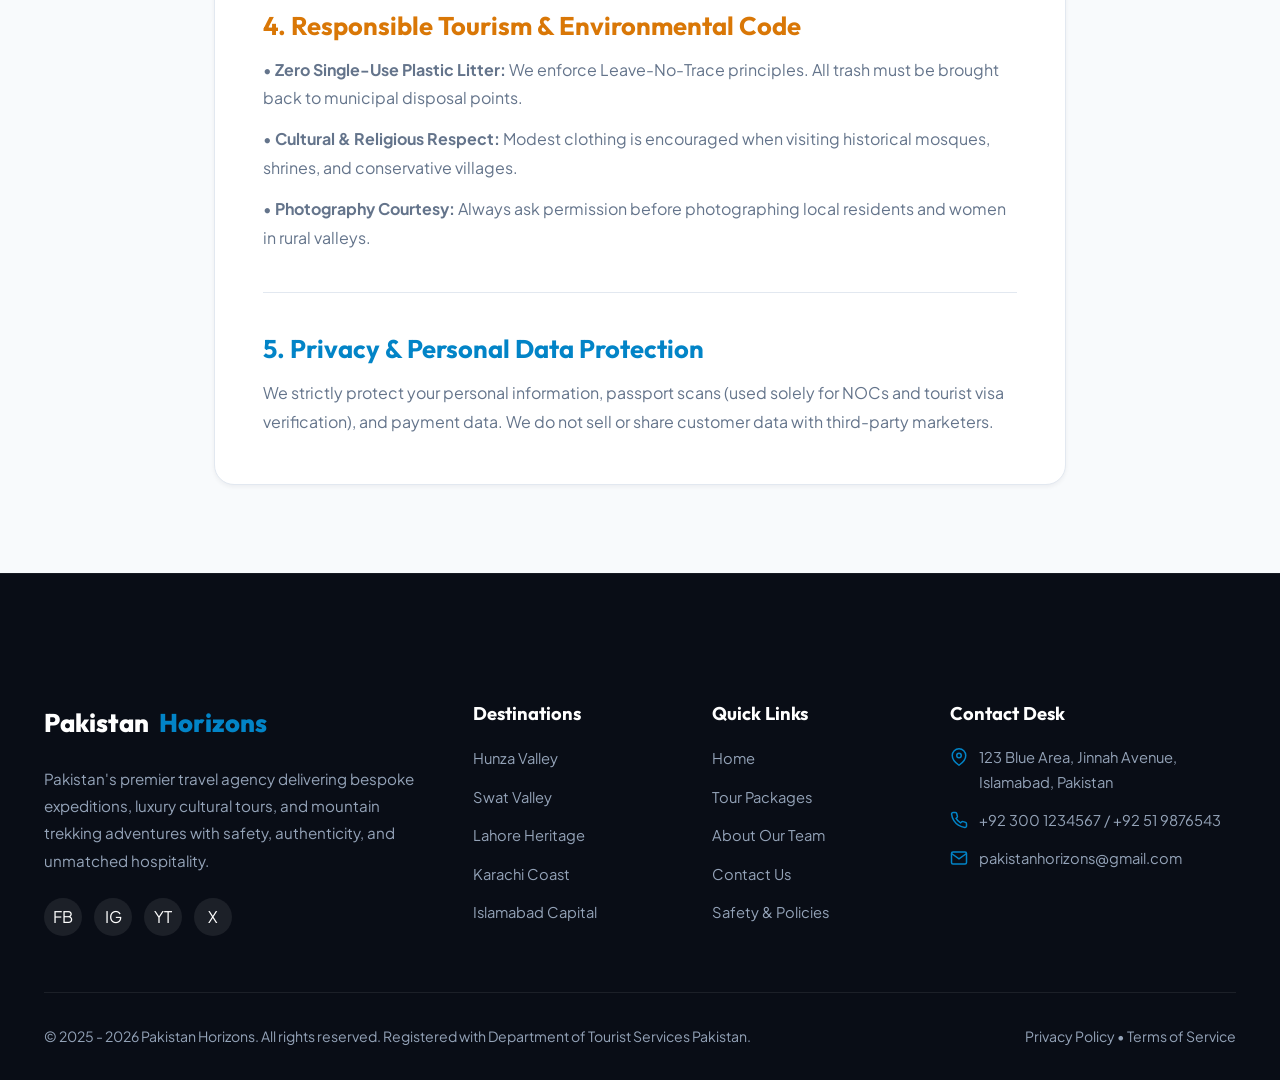
<file: html/policies.html>
<!DOCTYPE html>
<html lang="en">
<head>
  <meta charset="UTF-8">
  <meta name="viewport" content="width=device-width, initial-scale=1.0">
  <title>Policies & Travel Guidelines - Pakistan Horizons</title>
  <meta name="description" content="Official booking, cancellation, safety, and privacy policies for Pakistan Horizons travel services and tours.">
  <link href="https://fonts.googleapis.com/css2?family=Outfit:wght@400;500;600;700;800&family=Plus+Jakarta+Sans:wght@300;400;500;600;700&display=swap" rel="stylesheet">
  <link rel="stylesheet" href="../css/styles.css">
</head>
<body>

  <!-- Top Info Bar -->
  <div class="top-bar">
    <div class="container">
      <div class="top-bar-contact">
        <a href="tel:+923001234567">+92 300 1234567</a>
        <a href="mailto:pakistanhorizons@gmail.com">info@pakistanhorizons.com</a>
        <span>Islamabad • Lahore • Karachi • Gilgit</span>
      </div>
      <div class="top-bar-actions">
        <span>24/7 Verified Local Guides</span>
      </div>
    </div>
  </div>

  <!-- Navigation -->
  <nav class="navbar">
    <div class="container nav-container">
      <a href="index.html" class="logo">
        Pakistan<span>Horizons</span>
      </a>

      <ul class="nav-menu">
        <li><a href="index.html" class="nav-link">Home</a></li>
        <li class="dropdown">
          <a href="index.html#destinations" class="nav-link dropdown-toggle">
            Destinations
            <svg width="14" height="14" viewBox="0 0 24 24" fill="none" stroke="currentColor" stroke-width="2.5"><polyline points="6 9 12 15 18 9"></polyline></svg>
          </a>
          <ul class="dropdown-menu">
            <li><a href="lahore.html" class="dropdown-link">Lahore Heritage</a></li>
            <li><a href="karachi.html" class="dropdown-link">Karachi Coast</a></li>
            <li><a href="islamabad.html" class="dropdown-link">Islamabad Capital</a></li>
            <li><a href="hunza.html" class="dropdown-link">Hunza Valley</a></li>
            <li><a href="swat.html" class="dropdown-link">Swat Valley</a></li>
          </ul>
        </li>
        <li><a href="packages.html" class="nav-link">Tour Packages</a></li>
        <li><a href="about.html" class="nav-link">About Us</a></li>
        <li><a href="contact.html" class="nav-link">Contact</a></li>
        <li><a href="policies.html" class="nav-link active">Policies</a></li>
      </ul>

      <div class="nav-actions">
        <button id="themeToggleBtn" class="theme-toggle-btn" aria-label="Toggle Theme">
          <svg width="18" height="18" viewBox="0 0 24 24" fill="none" stroke="currentColor" stroke-width="2" stroke-linecap="round" stroke-linejoin="round">
            <path d="M21 12.79A9 9 0 1 1 11.21 3 7 7 0 0 0 21 12.79z"></path>
          </svg>
        </button>
        <a href="packages.html" class="btn btn-primary btn-sm">View Packages</a>
        <div class="nav-toggle">
          <span></span>
          <span></span>
          <span></span>
        </div>
      </div>
    </div>
  </nav>

  <!-- Hero Header -->
  <section class="hero" style="min-height: 40vh; background: linear-gradient(rgba(15, 23, 42, 0.75), rgba(15, 23, 42, 0.9)), url('../images/destination3.jpg') center/cover no-repeat;">
    <div class="container">
      <div class="hero-content">
        <span class="hero-badge">Transparency & Guest Safety</span>
        <h1 class="hero-title">Policies & <span class="highlight">Terms of Service</span></h1>
        <p class="hero-subtitle">Clear, fair, and transparent guidelines governing bookings, cancellations, environmental protection, and traveler safety.</p>
      </div>
    </div>
  </section>

  <!-- Policy Content Section -->
  <section class="section">
    <div class="container" style="max-width: 900px;">
      
      <div style="background: var(--bg-card); padding: 3rem; border-radius: var(--radius-lg); border: 1px solid var(--border-color); box-shadow: var(--shadow-sm); display: flex; flex-direction: column; gap: 2.5rem;">
        
        <!-- Section 1 -->
        <div>
          <h3 style="font-size: 1.6rem; color: var(--primary); margin-bottom: 0.85rem;">
            1. Booking Confirmation & Payment Schedule
          </h3>
          <p style="color: var(--text-muted); line-height: 1.8; margin-bottom: 0.75rem;">
            • Online reservation through our portal creates an instant provisional hold without immediate charge.
          </p>
          <p style="color: var(--text-muted); line-height: 1.8; margin-bottom: 0.75rem;">
            • A 25% deposit is required upon receipt of the formal invoice to guarantee hotel rooms and dedicated transport.
          </p>
          <p style="color: var(--text-muted); line-height: 1.8;">
            • The remaining balance can be settled 7 days prior to tour commencement or at the start of the trip upon arrival in Pakistan.
          </p>
        </div>

        <hr style="border: 0; border-top: 1px solid var(--border-color);">

        <!-- Section 2 -->
        <div>
          <h3 style="font-size: 1.6rem; color: var(--primary); margin-bottom: 0.85rem;">
            2. Cancellation & Refund Policy
          </h3>
          <div style="background: var(--bg-surface); padding: 1.25rem; border-radius: var(--radius-md); border-left: 4px solid var(--primary); margin-bottom: 1rem;">
            <p style="font-weight: 600; color: var(--text-main); margin-bottom: 0.35rem;">Full Flexibility Guarantee:</p>
            <p style="color: var(--text-muted); font-size: 0.92rem;">Cancellations requested 15+ days prior to the departure date receive a <strong>100% full refund</strong> (less bank processing charges).</p>
          </div>
          <p style="color: var(--text-muted); line-height: 1.8; margin-bottom: 0.5rem;">
            • <strong>14 to 7 Days Prior:</strong> 75% refund of total booking value.
          </p>
          <p style="color: var(--text-muted); line-height: 1.8; margin-bottom: 0.5rem;">
            • <strong>6 to 3 Days Prior:</strong> 50% refund or free date rescheduling within 12 months.
          </p>
          <p style="color: var(--text-muted); line-height: 1.8;">
            • <strong>Under 72 Hours / No-Show:</strong> Non-refundable due to non-recoverable hotel locks.
          </p>
        </div>

        <hr style="border: 0; border-top: 1px solid var(--border-color);">

        <!-- Section 3 -->
        <div>
          <h3 style="font-size: 1.6rem; color: var(--secondary); margin-bottom: 0.85rem;">
            3. Weather, Road Conditions & Force Majeure
          </h3>
          <p style="color: var(--text-muted); line-height: 1.8;">
            Mountain travel in the Karakoram, Himalayas, and Hindukush is subject to unpredictable weather and seasonal road maintenance. In case of road blockages, landslides, or flight cancellations (e.g. Gilgit/Skardu flights), Pakistan Horizons will provide alternative road transit or substitute scenic destinations of equivalent standard without extra service charges.
          </p>
        </div>

        <hr style="border: 0; border-top: 1px solid var(--border-color);">

        <!-- Section 4 -->
        <div>
          <h3 style="font-size: 1.6rem; color: var(--accent-hover); margin-bottom: 0.85rem;">
            4. Responsible Tourism & Environmental Code
          </h3>
          <p style="color: var(--text-muted); line-height: 1.8; margin-bottom: 0.75rem;">
            • <strong>Zero Single-Use Plastic Litter:</strong> We enforce Leave-No-Trace principles. All trash must be brought back to municipal disposal points.
          </p>
          <p style="color: var(--text-muted); line-height: 1.8; margin-bottom: 0.75rem;">
            • <strong>Cultural & Religious Respect:</strong> Modest clothing is encouraged when visiting historical mosques, shrines, and conservative villages.
          </p>
          <p style="color: var(--text-muted); line-height: 1.8;">
            • <strong>Photography Courtesy:</strong> Always ask permission before photographing local residents and women in rural valleys.
          </p>
        </div>

        <hr style="border: 0; border-top: 1px solid var(--border-color);">

        <!-- Section 5 -->
        <div>
          <h3 style="font-size: 1.6rem; color: var(--primary); margin-bottom: 0.85rem;">
            5. Privacy & Personal Data Protection
          </h3>
          <p style="color: var(--text-muted); line-height: 1.8;">
            We strictly protect your personal information, passport scans (used solely for NOCs and tourist visa verification), and payment data. We do not sell or share customer data with third-party marketers.
          </p>
        </div>

      </div>

    </div>
  </section>

  <!-- Footer -->
  <footer class="footer">
    <div class="container">
      <div class="footer-grid">
        <div class="footer-brand">
          <a href="index.html" class="logo">Pakistan<span>Horizons</span></a>
          <p>Pakistan's premier travel agency delivering bespoke expeditions, luxury cultural tours, and mountain trekking adventures with safety, authenticity, and unmatched hospitality.</p>
          <div class="social-bar">
            <a href="#" class="social-icon" title="Facebook">FB</a>
            <a href="#" class="social-icon" title="Instagram">IG</a>
            <a href="#" class="social-icon" title="YouTube">YT</a>
            <a href="#" class="social-icon" title="Twitter">X</a>
          </div>
        </div>

        <div class="footer-col">
          <h4>Destinations</h4>
          <ul class="footer-links">
            <li><a href="hunza.html">Hunza Valley</a></li>
            <li><a href="swat.html">Swat Valley</a></li>
            <li><a href="lahore.html">Lahore Heritage</a></li>
            <li><a href="karachi.html">Karachi Coast</a></li>
            <li><a href="islamabad.html">Islamabad Capital</a></li>
          </ul>
        </div>

        <div class="footer-col">
          <h4>Quick Links</h4>
          <ul class="footer-links">
            <li><a href="index.html">Home</a></li>
            <li><a href="packages.html">Tour Packages</a></li>
            <li><a href="about.html">About Our Team</a></li>
            <li><a href="contact.html">Contact Us</a></li>
            <li><a href="policies.html">Safety & Policies</a></li>
          </ul>
        </div>

        <div class="footer-col">
          <h4>Contact Desk</h4>
          <ul class="footer-contact-info">
            <li>
              <svg width="18" height="18" viewBox="0 0 24 24" fill="none" stroke="currentColor" stroke-width="2"><path d="M21 10c0 7-9 13-9 13s-9-6-9-13a9 9 0 0 1 18 0z"></path><circle cx="12" cy="10" r="3"></circle></svg>
              <span>123 Blue Area, Jinnah Avenue, Islamabad, Pakistan</span>
            </li>
            <li>
              <svg width="18" height="18" viewBox="0 0 24 24" fill="none" stroke="currentColor" stroke-width="2"><path d="M22 16.92v3a2 2 0 0 1-2.18 2 19.79 19.79 0 0 1-8.63-3.07 19.5 19.5 0 0 1-6-6 19.79 19.79 0 0 1-3.07-8.67A2 2 0 0 1 4.11 2h3a2 2 0 0 1 2 1.72 12.84 12.84 0 0 0 .7 2.81 2 2 0 0 1-.45 2.11L8.09 9.91a16 16 0 0 0 6 6l1.27-1.27a2 2 0 0 1 2.11-.45 12.84 12.84 0 0 0 2.81.7A2 2 0 0 1 22 16.92z"></path></svg>
              <span>+92 300 1234567 / +92 51 9876543</span>
            </li>
            <li>
              <svg width="18" height="18" viewBox="0 0 24 24" fill="none" stroke="currentColor" stroke-width="2"><path d="M4 4h16c1.1 0 2 .9 2 2v12c0 1.1-.9 2-2 2H4c-1.1 0-2-.9-2-2V6c0-1.1.9-2 2-2z"></path><polyline points="22,6 12,13 2,6"></polyline></svg>
              <span>pakistanhorizons@gmail.com</span>
            </li>
          </ul>
        </div>
      </div>

      <div class="footer-bottom">
        <p>&copy; 2025 - 2026 Pakistan Horizons. All rights reserved. Registered with Department of Tourist Services Pakistan.</p>
        <p><a href="policies.html" style="color: #94a3b8;">Privacy Policy</a> • <a href="policies.html" style="color: #94a3b8;">Terms of Service</a></p>
      </div>
    </div>
  </footer>

  <script src="../js/firebase-config.js"></script>
  <script src="../js/script.js"></script>
</body>
</html>
</file>
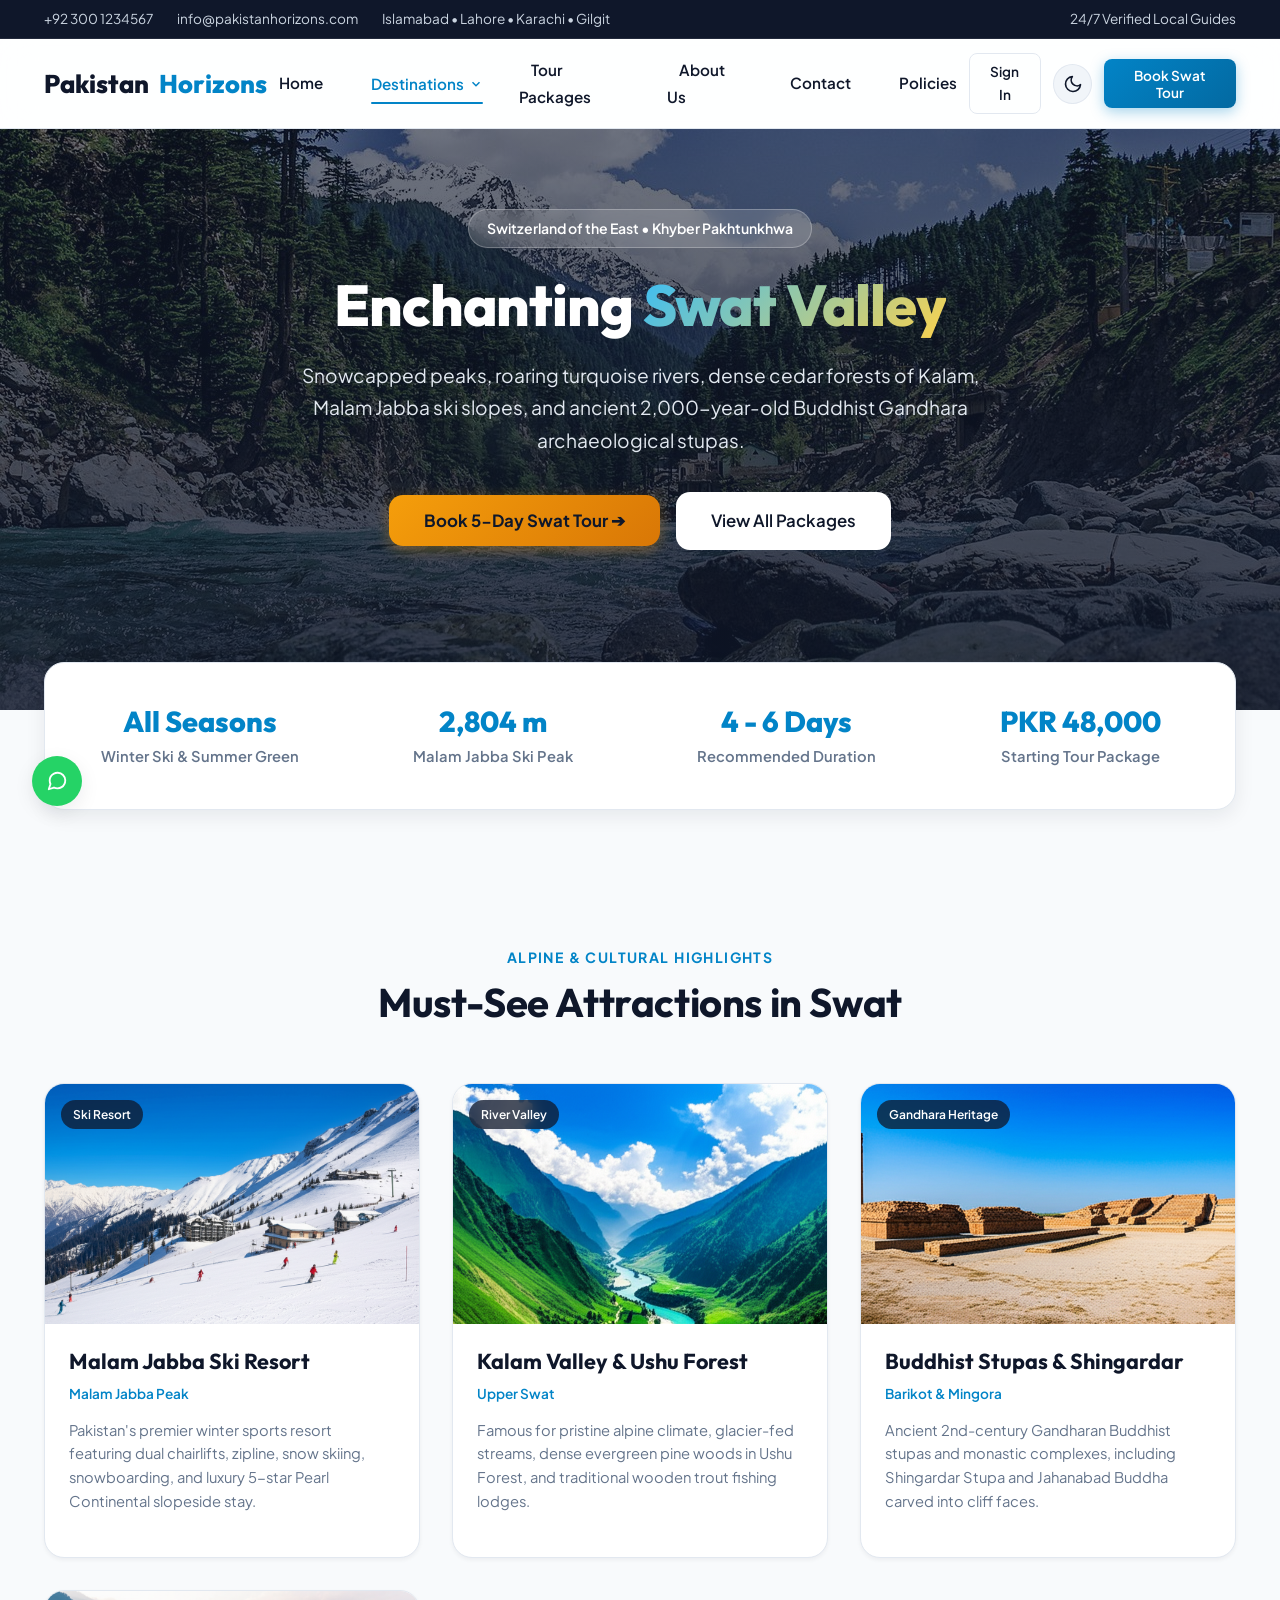
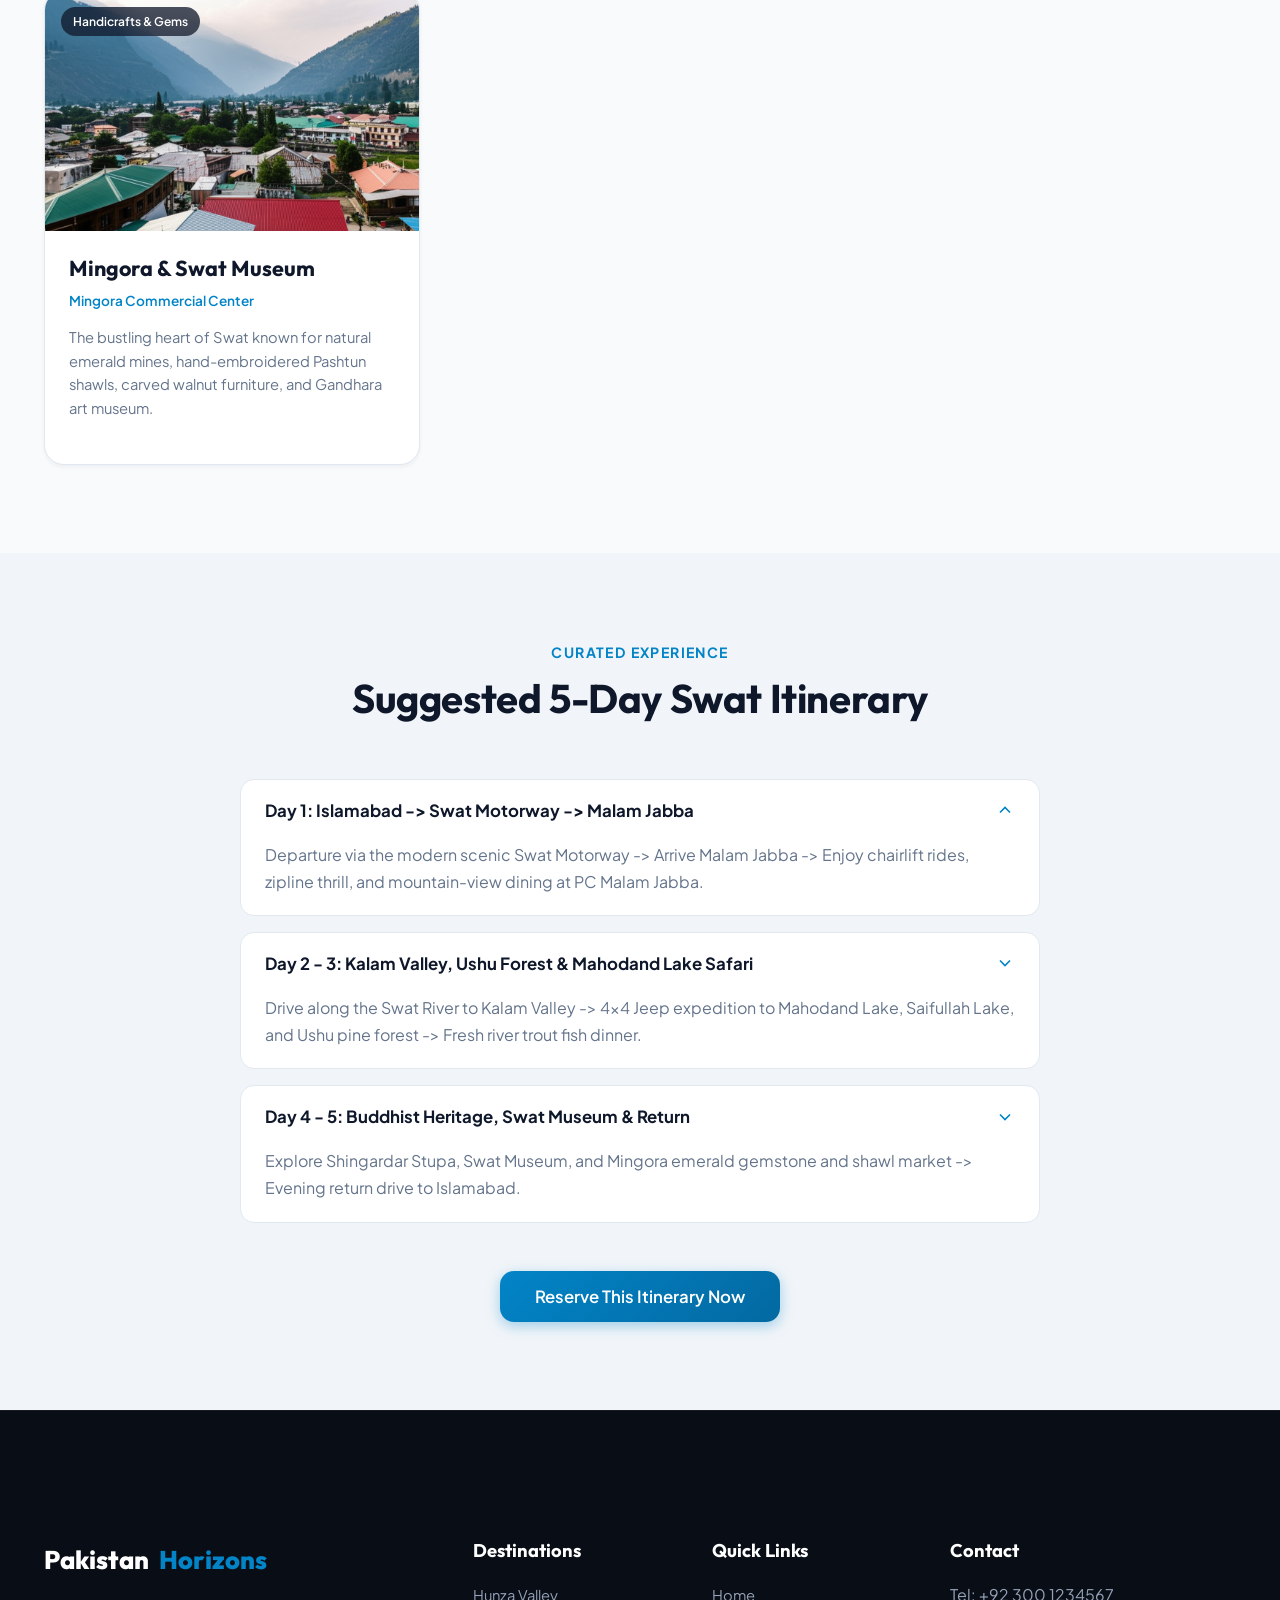
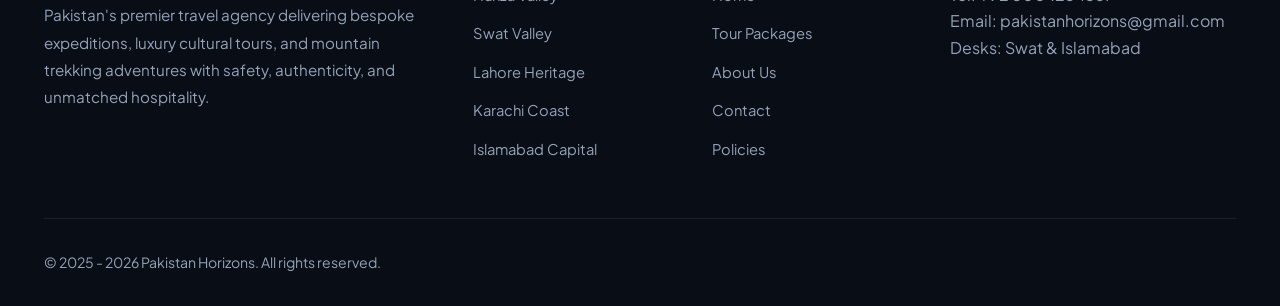
<file: html/swat.html>
<!DOCTYPE html>
<html lang="en">
<head>
  <meta charset="UTF-8">
  <meta name="viewport" content="width=device-width, initial-scale=1.0">
  <title>Swat Valley & Malam Jabba Ski Tour - Pakistan Horizons</title>
  <meta name="description" content="Discover Swat Valley, the Switzerland of the East. Malam Jabba ski resort, Kalam Valley pine forests, Mahodand Lake, and ancient Buddhist heritage.">
  <link href="https://fonts.googleapis.com/css2?family=Outfit:wght@400;500;600;700;800&family=Plus+Jakarta+Sans:wght@300;400;500;600;700&display=swap" rel="stylesheet">
  <link rel="stylesheet" href="../css/styles.css">
</head>
<body>

  <!-- Top Info Bar -->
  <div class="top-bar">
    <div class="container">
      <div class="top-bar-contact">
        <a href="tel:+923001234567">+92 300 1234567</a>
        <a href="mailto:pakistanhorizons@gmail.com">info@pakistanhorizons.com</a>
        <span>Islamabad • Lahore • Karachi • Gilgit</span>
      </div>
      <div class="top-bar-actions">
        <span>24/7 Verified Local Guides</span>
      </div>
    </div>
  </div>

  <!-- Navigation -->
  <nav class="navbar">
    <div class="container nav-container">
      <a href="index.html" class="logo">
        Pakistan<span>Horizons</span>
      </a>

      <ul class="nav-menu">
        <li><a href="index.html" class="nav-link">Home</a></li>
        <li class="dropdown">
          <a href="#" class="nav-link dropdown-toggle active">
            Destinations
            <svg width="14" height="14" viewBox="0 0 24 24" fill="none" stroke="currentColor" stroke-width="2.5"><polyline points="6 9 12 15 18 9"></polyline></svg>
          </a>
          <ul class="dropdown-menu">
            <li><a href="lahore.html" class="dropdown-link">Lahore Heritage</a></li>
            <li><a href="karachi.html" class="dropdown-link">Karachi Coast</a></li>
            <li><a href="islamabad.html" class="dropdown-link">Islamabad Capital</a></li>
            <li><a href="hunza.html" class="dropdown-link">Hunza Valley</a></li>
            <li><a href="swat.html" class="dropdown-link">Swat Valley</a></li>
          </ul>
        </li>
        <li><a href="packages.html" class="nav-link">Tour Packages</a></li>
        <li><a href="about.html" class="nav-link">About Us</a></li>
        <li><a href="contact.html" class="nav-link">Contact</a></li>
        <li><a href="policies.html" class="nav-link">Policies</a></li>
      </ul>

      <div class="nav-actions">
        <button id="themeToggleBtn" class="theme-toggle-btn" aria-label="Toggle Theme">
          <svg width="18" height="18" viewBox="0 0 24 24" fill="none" stroke="currentColor" stroke-width="2" stroke-linecap="round" stroke-linejoin="round">
            <path d="M21 12.79A9 9 0 1 1 11.21 3 7 7 0 0 0 21 12.79z"></path>
          </svg>
        </button>
        <button class="btn btn-primary btn-sm" data-open-booking data-tour-title="Swat Valley Explorer" data-tour-price="48000" data-tour-days="5">
          Book Swat Tour
        </button>
        <div class="nav-toggle">
          <span></span>
          <span></span>
          <span></span>
        </div>
      </div>
    </div>
  </nav>

  <!-- Hero Header -->
  <section class="hero" style="min-height: 60vh; background: linear-gradient(rgba(15, 23, 42, 0.6), rgba(15, 23, 42, 0.85)), url('../images/swat-landscape.jpg') center/cover no-repeat;">
    <div class="container">
      <div class="hero-content">
        <span class="hero-badge">Switzerland of the East • Khyber Pakhtunkhwa</span>
        <h1 class="hero-title">Enchanting <span class="highlight">Swat Valley</span></h1>
        <p class="hero-subtitle">Snowcapped peaks, roaring turquoise rivers, dense cedar forests of Kalam, Malam Jabba ski slopes, and ancient 2,000-year-old Buddhist Gandhara archaeological stupas.</p>
        <div class="hero-actions">
          <button class="btn btn-accent btn-lg" data-open-booking data-tour-title="Switzerland of the East: Swat Tour" data-tour-price="48000" data-tour-days="5">
            Book 5-Day Swat Tour ➔
          </button>
          <a href="packages.html" class="btn btn-white btn-lg">View All Packages</a>
        </div>
      </div>
    </div>
  </section>

  <!-- Quick Facts Bar -->
  <div class="container">
    <div class="stats-bar" style="margin-top: -3rem; position: relative; z-index: 10;">
      <div class="stat-item">
        <h3 style="font-size: 1.8rem;">All Seasons</h3>
        <p>Winter Ski & Summer Green</p>
      </div>
      <div class="stat-item">
        <h3 style="font-size: 1.8rem;">2,804 m</h3>
        <p>Malam Jabba Ski Peak</p>
      </div>
      <div class="stat-item">
        <h3 style="font-size: 1.8rem;">4 - 6 Days</h3>
        <p>Recommended Duration</p>
      </div>
      <div class="stat-item">
        <h3 style="font-size: 1.8rem;">PKR 48,000</h3>
        <p>Starting Tour Package</p>
      </div>
    </div>
  </div>

  <!-- Key Attractions Section -->
  <section class="section">
    <div class="container">
      <div class="section-header">
        <span class="section-tag">Alpine & Cultural Highlights</span>
        <h2 class="section-title">Must-See Attractions in Swat</h2>
      </div>

      <div class="destinations-grid">

        <div class="destination-card">
          <div class="card-image-wrap">
            <img src="../images/malam_jabba.jpg" alt="Malam Jabba ski resort chairlift">
            <span class="card-floating-badge">Ski Resort</span>
          </div>
          <div class="card-body">
            <h3 class="card-title" style="margin-bottom: 0.5rem;">Malam Jabba Ski Resort</h3>
            <div class="card-location">Malam Jabba Peak</div>
            <p class="card-text">Pakistan's premier winter sports resort featuring dual chairlifts, zipline, snow skiing, snowboarding, and luxury 5-star Pearl Continental slopeside stay.</p>
          </div>
        </div>

        <div class="destination-card">
          <div class="card-image-wrap">
            <img src="../images/kalam_valley.jpg" alt="Kalam Valley river and pine forests">
            <span class="card-floating-badge">River Valley</span>
          </div>
          <div class="card-body">
            <h3 class="card-title" style="margin-bottom: 0.5rem;">Kalam Valley & Ushu Forest</h3>
            <div class="card-location">Upper Swat</div>
            <p class="card-text">Famous for pristine alpine climate, glacier-fed streams, dense evergreen pine woods in Ushu Forest, and traditional wooden trout fishing lodges.</p>
          </div>
        </div>

        <div class="destination-card">
          <div class="card-image-wrap">
            <img src="../images/buddhist_archaeological_sites.jpg" alt="Buddhist archaeological stupas of Gandhara">
            <span class="card-floating-badge">Gandhara Heritage</span>
          </div>
          <div class="card-body">
            <h3 class="card-title" style="margin-bottom: 0.5rem;">Buddhist Stupas & Shingardar</h3>
            <div class="card-location">Barikot & Mingora</div>
            <p class="card-text">Ancient 2nd-century Gandharan Buddhist stupas and monastic complexes, including Shingardar Stupa and Jahanabad Buddha carved into cliff faces.</p>
          </div>
        </div>

        <div class="destination-card">
          <div class="card-image-wrap">
            <img src="../images/mingora.jpg" alt="Mingora city and Swat river market">
            <span class="card-floating-badge">Handicrafts & Gems</span>
          </div>
          <div class="card-body">
            <h3 class="card-title" style="margin-bottom: 0.5rem;">Mingora & Swat Museum</h3>
            <div class="card-location">Mingora Commercial Center</div>
            <p class="card-text">The bustling heart of Swat known for natural emerald mines, hand-embroidered Pashtun shawls, carved walnut furniture, and Gandhara art museum.</p>
          </div>
        </div>

      </div>
    </div>
  </section>

  <!-- Suggested Itinerary -->
  <section class="section" style="background: var(--bg-surface);">
    <div class="container">
      <div class="section-header">
        <span class="section-tag">Curated Experience</span>
        <h2 class="section-title">Suggested 5-Day Swat Itinerary</h2>
      </div>

      <div class="faq-wrap">
        <div class="faq-item active">
          <button class="faq-question">
            <span>Day 1: Islamabad -> Swat Motorway -> Malam Jabba</span>
            <svg width="20" height="20" viewBox="0 0 24 24" fill="none" stroke="currentColor" stroke-width="2"><polyline points="6 9 12 15 18 9"></polyline></svg>
          </button>
          <div class="faq-answer" style="max-height: 200px;">
            <p>Departure via the modern scenic Swat Motorway -> Arrive Malam Jabba -> Enjoy chairlift rides, zipline thrill, and mountain-view dining at PC Malam Jabba.</p>
          </div>
        </div>

        <div class="faq-item">
          <button class="faq-question">
            <span>Day 2 - 3: Kalam Valley, Ushu Forest & Mahodand Lake Safari</span>
            <svg width="20" height="20" viewBox="0 0 24 24" fill="none" stroke="currentColor" stroke-width="2"><polyline points="6 9 12 15 18 9"></polyline></svg>
          </button>
          <div class="faq-answer" style="max-height: 200px;">
            <p>Drive along the Swat River to Kalam Valley -> 4x4 Jeep expedition to Mahodand Lake, Saifullah Lake, and Ushu pine forest -> Fresh river trout fish dinner.</p>
          </div>
        </div>

        <div class="faq-item">
          <button class="faq-question">
            <span>Day 4 - 5: Buddhist Heritage, Swat Museum & Return</span>
            <svg width="20" height="20" viewBox="0 0 24 24" fill="none" stroke="currentColor" stroke-width="2"><polyline points="6 9 12 15 18 9"></polyline></svg>
          </button>
          <div class="faq-answer" style="max-height: 200px;">
            <p>Explore Shingardar Stupa, Swat Museum, and Mingora emerald gemstone and shawl market -> Evening return drive to Islamabad.</p>
          </div>
        </div>
      </div>

      <div style="text-align: center; margin-top: 3rem;">
        <button class="btn btn-primary btn-lg" data-open-booking data-tour-title="5-Day Swat & Kalam Expedition" data-tour-price="48000" data-tour-days="5">
          Reserve This Itinerary Now
        </button>
      </div>
    </div>
  </section>

  <!-- Footer -->
  <footer class="footer">
    <div class="container">
      <div class="footer-grid">
        <div class="footer-brand">
          <a href="index.html" class="logo">Pakistan<span>Horizons</span></a>
          <p>Pakistan's premier travel agency delivering bespoke expeditions, luxury cultural tours, and mountain trekking adventures with safety, authenticity, and unmatched hospitality.</p>
        </div>
        <div class="footer-col">
          <h4>Destinations</h4>
          <ul class="footer-links">
            <li><a href="hunza.html">Hunza Valley</a></li>
            <li><a href="swat.html">Swat Valley</a></li>
            <li><a href="lahore.html">Lahore Heritage</a></li>
            <li><a href="karachi.html">Karachi Coast</a></li>
            <li><a href="islamabad.html">Islamabad Capital</a></li>
          </ul>
        </div>
        <div class="footer-col">
          <h4>Quick Links</h4>
          <ul class="footer-links">
            <li><a href="index.html">Home</a></li>
            <li><a href="packages.html">Tour Packages</a></li>
            <li><a href="about.html">About Us</a></li>
            <li><a href="contact.html">Contact</a></li>
            <li><a href="policies.html">Policies</a></li>
          </ul>
        </div>
        <div class="footer-col">
          <h4>Contact</h4>
          <p>Tel: +92 300 1234567<br>Email: pakistanhorizons@gmail.com<br>Desks: Swat & Islamabad</p>
        </div>
      </div>
      <div class="footer-bottom">
        <p>&copy; 2025 - 2026 Pakistan Horizons. All rights reserved.</p>
      </div>
    </div>
  </footer>

  <!-- Booking Modal -->
  <div class="modal-overlay" id="bookingModal">
    <div class="modal-box">
      <button class="modal-close-btn" id="closeBookingModal" aria-label="Close modal">✕</button>
      <div id="modalStepContainer">
        <div class="modal-header">
          <span class="badge badge-primary" style="margin-bottom: 0.5rem;">Instant Reservation</span>
          <h3 id="modalTourTitle">Swat Valley Explorer</h3>
          <p>Reserve your private expedition to Swat & Kalam.</p>
        </div>
        <form id="tourBookingForm">
          <div class="search-form-grid" style="grid-template-columns: 1fr 1fr; margin-bottom: 1.25rem;">
            <div class="search-field">
              <label>Full Name *</label>
              <input type="text" id="modalName" placeholder="e.g. John Doe" required>
            </div>
            <div class="search-field">
              <label>Email Address *</label>
              <input type="email" id="modalEmail" placeholder="your@email.com" required>
            </div>
            <div class="search-field">
              <label>Phone / WhatsApp *</label>
              <input type="tel" id="modalPhone" placeholder="+92 300 0000000" required>
            </div>
            <div class="search-field">
              <label>Travel Date *</label>
              <input type="date" id="modalDate" required>
            </div>
            <div class="search-field">
              <label>Guests</label>
              <input type="number" id="modalAdults" value="1" min="1" max="30" required>
            </div>
            <div class="search-field">
              <label>Accommodation</label>
              <select id="modalTier">
                <option value="standard">Standard (3-Star)</option>
                <option value="deluxe" selected>Deluxe (4-Star)</option>
                <option value="luxury">Luxury (5-Star)</option>
              </select>
            </div>
          </div>
          <div style="background: var(--bg-surface); padding: 1.25rem; border-radius: var(--radius-md); margin-bottom: 1.5rem; display: flex; justify-content: space-between; align-items: center;">
            <div>
              <span style="font-size: 0.85rem; color: var(--text-muted);">Base Price Per Person:</span>
              <div id="modalBasePrice" style="font-weight: 700; color: var(--text-main);">PKR 48,000</div>
            </div>
            <div style="text-align: right;">
              <span style="font-size: 0.85rem; color: var(--text-muted);">Total Estimate:</span>
              <div id="modalEstimatedTotal" style="font-size: 1.4rem; font-weight: 800; color: var(--primary);">PKR 48,000</div>
            </div>
          </div>
          <button type="submit" class="btn btn-accent btn-lg" style="width: 100%;">
            Confirm Reservation & Get Voucher
          </button>
        </form>
      </div>
    </div>
  </div>

  <div class="floating-actions">
    <a href="https://wa.me/923001234567?text=Hello%20Pakistan%20Horizons%2C%20I%20want%20to%20inquire%20about%20the%20Swat%20tour." target="_blank" class="float-btn float-whatsapp" title="Chat on WhatsApp">
      <svg width="22" height="22" viewBox="0 0 24 24" fill="none" stroke="currentColor" stroke-width="2" stroke-linecap="round" stroke-linejoin="round">
        <path d="M21 11.5a8.38 8.38 0 0 1-.9 3.8 8.5 8.5 0 0 1-7.6 4.7 8.38 8.38 0 0 1-3.8-.9L3 21l1.9-5.7a8.38 8.38 0 0 1-.9-3.8 8.5 8.5 0 0 1 4.7-7.6 8.38 8.38 0 0 1 3.8-.9h.5a8.48 8.48 0 0 1 8 8v.5z"></path>
      </svg>
    </a>
    <button id="floatTopBtn" class="float-btn float-top" title="Back to top">
      ▲
    </button>
  </div>

  <script src="../js/firebase-config.js"></script>
  <script src="../js/script.js"></script>
</body>
</html>
</file>
<file: css/styles.css>
/* ===================================================
   PAKISTAN HORIZONS - MODERN LUXURY TRAVEL STYLESHEET
   =================================================== */

@import url('https://fonts.googleapis.com/css2?family=Outfit:wght@400;500;600;700;800&family=Plus+Jakarta+Sans:wght@300;400;500;600;700&display=swap');

/* --- Root Color Tokens & Design Variables --- */
:root {
  /* Brand Palette */
  --primary: #0284c7;           /* Vibrant Sapphire Blue */
  --primary-hover: #0369a1;
  --primary-light: #e0f2fe;
  --secondary: #0d9488;         /* Emerald Teal */
  --secondary-light: #ccfbf1;
  --accent: #f59e0b;            /* Warm Sun Gold */
  --accent-hover: #d97706;
  --accent-light: #fef3c7;
  
  /* Neutral Palette - Light Mode */
  --bg-body: #f8fafc;
  --bg-card: #ffffff;
  --bg-surface: #f1f5f9;
  --bg-glass: rgba(255, 255, 255, 0.85);
  --border-color: #e2e8f0;
  --border-glass: rgba(255, 255, 255, 0.3);
  
  /* Text */
  --text-main: #0f172a;         /* Deep Slate */
  --text-muted: #64748b;        /* Soft Slate */
  --text-inverse: #ffffff;
  
  /* Shadows */
  --shadow-sm: 0 2px 4px rgba(15, 23, 42, 0.05);
  --shadow-md: 0 6px 20px rgba(15, 23, 42, 0.08);
  --shadow-lg: 0 15px 35px rgba(15, 23, 42, 0.12);
  --shadow-glow: 0 0 25px rgba(2, 132, 199, 0.25);
  
  /* Geometry & Transition */
  --radius-sm: 8px;
  --radius-md: 14px;
  --radius-lg: 20px;
  --radius-full: 9999px;
  --transition: all 0.3s cubic-bezier(0.4, 0, 0.2, 1);
  --transition-bounce: all 0.4s cubic-bezier(0.34, 1.56, 0.64, 1);
}

/* Dark Theme Variables */
[data-theme="dark"] {
  --bg-body: #090d16;
  --bg-card: #131b2e;
  --bg-surface: #1e293b;
  --bg-glass: rgba(19, 27, 46, 0.88);
  --border-color: #27354f;
  --border-glass: rgba(255, 255, 255, 0.08);
  
  --text-main: #f8fafc;
  --text-muted: #94a3b8;
  --text-inverse: #0f172a;
  
  --primary-light: rgba(2, 132, 199, 0.2);
  --secondary-light: rgba(13, 148, 136, 0.2);
  --accent-light: rgba(245, 158, 11, 0.2);
  
  --shadow-sm: 0 2px 8px rgba(0, 0, 0, 0.3);
  --shadow-md: 0 8px 25px rgba(0, 0, 0, 0.4);
  --shadow-lg: 0 20px 40px rgba(0, 0, 0, 0.6);
}

/* --- Base Reset & Typography --- */
*, *::before, *::after {
  margin: 0;
  padding: 0;
  box-sizing: border-box;
}

html {
  scroll-behavior: smooth;
  font-size: 16px;
}

body {
  font-family: 'Plus Jakarta Sans', -apple-system, BlinkMacSystemFont, 'Segoe UI', Roboto, sans-serif;
  background-color: var(--bg-body);
  color: var(--text-main);
  line-height: 1.65;
  transition: background-color 0.3s ease, color 0.3s ease;
  overflow-x: hidden;
}

h1, h2, h3, h4, h5, h6 {
  font-family: 'Outfit', sans-serif;
  color: var(--text-main);
  font-weight: 700;
  line-height: 1.25;
}

a {
  color: inherit;
  text-decoration: none;
  transition: var(--transition);
}

img {
  max-width: 100%;
  height: auto;
  display: block;
}

button, input, select, textarea {
  font-family: inherit;
}

.container {
  max-width: 1240px;
  margin: 0 auto;
  padding: 0 1.5rem;
}

/* --- Utility Badges & Gradient Highlights --- */
.gradient-text {
  background: linear-gradient(135deg, var(--primary) 0%, var(--secondary) 100%);
  -webkit-background-clip: text;
  background-clip: text;
  -webkit-text-fill-color: transparent;
}

.badge {
  display: inline-flex;
  align-items: center;
  gap: 0.35rem;
  padding: 0.35rem 0.85rem;
  font-size: 0.8rem;
  font-weight: 600;
  text-transform: uppercase;
  letter-spacing: 0.05em;
  border-radius: var(--radius-full);
}

.badge-primary { background: var(--primary-light); color: var(--primary); }
.badge-accent { background: var(--accent-light); color: var(--accent-hover); }
.badge-secondary { background: var(--secondary-light); color: var(--secondary); }

/* --- Top Information Bar --- */
.top-bar {
  background: #0f172a;
  color: #cbd5e1;
  font-size: 0.85rem;
  padding: 0.5rem 0;
  border-bottom: 1px solid rgba(255, 255, 255, 0.08);
}

.top-bar .container {
  display: flex;
  justify-content: space-between;
  align-items: center;
  flex-wrap: wrap;
  gap: 0.5rem;
}

.top-bar-contact {
  display: flex;
  align-items: center;
  gap: 1.5rem;
}

.top-bar-contact a {
  display: flex;
  align-items: center;
  gap: 0.4rem;
  color: #cbd5e1;
}

.top-bar-contact a:hover {
  color: var(--accent);
}

.top-bar-actions {
  display: flex;
  align-items: center;
  gap: 1rem;
}

/* --- Navigation Header --- */
.navbar {
  position: sticky;
  top: 0;
  background: var(--bg-glass);
  backdrop-filter: blur(16px);
  -webkit-backdrop-filter: blur(16px);
  border-bottom: 1px solid var(--border-color);
  z-index: 1000;
  transition: var(--transition);
  padding: 0.85rem 0;
}

.navbar.scrolled {
  padding: 0.65rem 0;
  box-shadow: var(--shadow-md);
}

.nav-container {
  display: flex;
  justify-content: space-between;
  align-items: center;
}

.logo {
  display: flex;
  align-items: center;
  gap: 0.6rem;
  font-size: 1.6rem;
  font-weight: 800;
  font-family: 'Outfit', sans-serif;
  color: var(--text-main);
}

.logo span {
  color: var(--primary);
}

.logo-badge {
  font-size: 0.65rem;
  background: var(--accent);
  color: #0f172a;
  padding: 0.15rem 0.45rem;
  border-radius: 4px;
  font-weight: 700;
}

.nav-menu {
  display: flex;
  align-items: center;
  list-style: none;
  gap: 1.5rem;
}

.nav-link {
  font-weight: 600;
  font-size: 0.95rem;
  color: var(--text-main);
  padding: 0.5rem 0.75rem;
  border-radius: var(--radius-sm);
  position: relative;
}

.nav-link:hover, .nav-link.active {
  color: var(--primary);
}

.nav-link.active::after {
  content: '';
  position: absolute;
  bottom: 0;
  left: 0.75rem;
  right: 0.75rem;
  height: 2px;
  background: var(--primary);
  border-radius: 2px;
}

/* Dropdown Menu */
.dropdown {
  position: relative;
}

.dropdown-toggle {
  display: flex;
  align-items: center;
  gap: 0.35rem;
}

.dropdown-toggle svg {
  transition: transform 0.3s ease;
}

.dropdown:hover .dropdown-toggle svg {
  transform: rotate(180deg);
}

.dropdown-menu {
  position: absolute;
  top: calc(100% + 0.5rem);
  left: 0;
  background: var(--bg-card);
  border: 1px solid var(--border-color);
  border-radius: var(--radius-md);
  min-width: 220px;
  padding: 0.6rem;
  box-shadow: var(--shadow-lg);
  opacity: 0;
  visibility: hidden;
  transform: translateY(10px);
  transition: var(--transition);
  list-style: none;
  z-index: 1010;
}

.dropdown:hover .dropdown-menu {
  opacity: 1;
  visibility: visible;
  transform: translateY(0);
}

.dropdown-link {
  display: flex;
  align-items: center;
  gap: 0.65rem;
  padding: 0.65rem 1rem;
  font-size: 0.9rem;
  font-weight: 500;
  color: var(--text-main);
  border-radius: var(--radius-sm);
}

.dropdown-link:hover {
  background: var(--primary-light);
  color: var(--primary);
  transform: translateX(4px);
}

/* Nav Action Buttons */
.nav-actions {
  display: flex;
  align-items: center;
  gap: 0.75rem;
}

/* Theme Toggle Button */
.theme-toggle-btn {
  background: var(--bg-surface);
  border: 1px solid var(--border-color);
  color: var(--text-main);
  width: 40px;
  height: 40px;
  border-radius: 50%;
  display: flex;
  align-items: center;
  justify-content: center;
  cursor: pointer;
  transition: var(--transition);
}

.theme-toggle-btn:hover {
  background: var(--primary-light);
  color: var(--primary);
}

/* Mobile Toggle Hamburger */
.nav-toggle {
  display: none;
  flex-direction: column;
  justify-content: center;
  gap: 5px;
  width: 40px;
  height: 40px;
  background: var(--bg-surface);
  border: 1px solid var(--border-color);
  border-radius: var(--radius-sm);
  cursor: pointer;
  padding: 8px;
}

.nav-toggle span {
  display: block;
  height: 2.5px;
  width: 100%;
  background: var(--text-main);
  border-radius: 2px;
  transition: var(--transition);
}

.nav-toggle.open span:nth-child(1) {
  transform: translateY(7.5px) rotate(45deg);
}

.nav-toggle.open span:nth-child(2) {
  opacity: 0;
}

.nav-toggle.open span:nth-child(3) {
  transform: translateY(-7.5px) rotate(-45deg);
}

/* --- Buttons --- */
.btn {
  display: inline-flex;
  align-items: center;
  justify-content: center;
  gap: 0.5rem;
  padding: 0.75rem 1.6rem;
  font-size: 0.95rem;
  font-weight: 600;
  border-radius: var(--radius-md);
  border: none;
  cursor: pointer;
  transition: var(--transition);
  text-align: center;
}

.btn-primary {
  background: linear-gradient(135deg, var(--primary) 0%, #0369a1 100%);
  color: #ffffff;
  box-shadow: 0 4px 14px rgba(2, 132, 199, 0.35);
}

.btn-primary:hover {
  transform: translateY(-2px);
  box-shadow: 0 6px 20px rgba(2, 132, 199, 0.45);
}

.btn-accent {
  background: linear-gradient(135deg, var(--accent) 0%, #d97706 100%);
  color: #0f172a;
  font-weight: 700;
  box-shadow: 0 4px 14px rgba(245, 158, 11, 0.35);
}

.btn-accent:hover {
  transform: translateY(-2px);
  box-shadow: 0 6px 20px rgba(245, 158, 11, 0.45);
}

.btn-outline {
  background: transparent;
  color: var(--text-main);
  border: 1.5px solid var(--border-color);
}

.btn-outline:hover {
  background: var(--bg-surface);
  border-color: var(--primary);
  color: var(--primary);
}

.btn-white {
  background: #ffffff;
  color: #0f172a;
  box-shadow: var(--shadow-md);
}

.btn-white:hover {
  background: var(--primary-light);
  color: var(--primary);
}

.btn-sm {
  padding: 0.45rem 1rem;
  font-size: 0.85rem;
  border-radius: var(--radius-sm);
}

.btn-lg {
  padding: 0.95rem 2.2rem;
  font-size: 1.05rem;
}

/* --- Hero Section --- */
.hero {
  position: relative;
  min-height: 88vh;
  display: flex;
  align-items: center;
  background: linear-gradient(180deg, rgba(15, 23, 42, 0.65) 0%, rgba(15, 23, 42, 0.85) 100%),
              url('../images/hero-background.jpg') center/cover no-repeat;
  color: #ffffff;
  padding: 5rem 0 7rem;
}

.hero-content {
  max-width: 820px;
  text-align: center;
  margin: 0 auto;
}

.hero-badge {
  background: rgba(255, 255, 255, 0.15);
  backdrop-filter: blur(10px);
  border: 1px solid rgba(255, 255, 255, 0.25);
  color: #ffffff;
  padding: 0.45rem 1.1rem;
  border-radius: var(--radius-full);
  display: inline-flex;
  align-items: center;
  gap: 0.5rem;
  font-size: 0.88rem;
  font-weight: 600;
  margin-bottom: 1.5rem;
  animation: fadeInDown 0.8s ease;
}

.hero-title {
  font-size: 3.6rem;
  line-height: 1.15;
  margin-bottom: 1.25rem;
  color: #ffffff;
  font-weight: 800;
  letter-spacing: -0.02em;
}

.hero-title .highlight {
  background: linear-gradient(135deg, #38bdf8 0%, #fcd34d 100%);
  -webkit-background-clip: text;
  background-clip: text;
  -webkit-text-fill-color: transparent;
}

.hero-subtitle {
  font-size: 1.2rem;
  line-height: 1.7;
  color: #e2e8f0;
  margin-bottom: 2.2rem;
  max-width: 680px;
  margin-left: auto;
  margin-right: auto;
}

.hero-actions {
  display: flex;
  align-items: center;
  justify-content: center;
  gap: 1rem;
  flex-wrap: wrap;
  margin-bottom: 3rem;
}

/* Floating Search Bar */
.search-card {
  background: var(--bg-card);
  padding: 1.5rem;
  border-radius: var(--radius-lg);
  box-shadow: var(--shadow-lg);
  border: 1px solid var(--border-color);
  margin-top: -3.5rem;
  position: relative;
  z-index: 20;
}

.search-form-grid {
  display: grid;
  grid-template-columns: repeat(auto-fit, minmax(200px, 1fr)) auto;
  gap: 1.25rem;
  align-items: flex-end;
}

.search-field {
  display: flex;
  flex-direction: column;
  gap: 0.4rem;
}

.search-field label {
  font-size: 0.85rem;
  font-weight: 700;
  color: var(--text-muted);
  text-transform: uppercase;
  letter-spacing: 0.05em;
  display: flex;
  align-items: center;
  gap: 0.35rem;
}

.search-field input, .search-field select {
  width: 100%;
  padding: 0.75rem 1rem;
  background: var(--bg-surface);
  border: 1.5px solid var(--border-color);
  border-radius: var(--radius-md);
  color: var(--text-main);
  font-size: 0.95rem;
  font-weight: 500;
  outline: none;
  transition: var(--transition);
}

.search-field input:focus, .search-field select:focus {
  border-color: var(--primary);
  background: var(--bg-card);
  box-shadow: 0 0 0 3px var(--primary-light);
}

/* --- Section Headings --- */
.section {
  padding: 5.5rem 0;
  position: relative;
}

.section-header {
  text-align: center;
  max-width: 680px;
  margin: 0 auto 3.5rem;
}

.section-tag {
  color: var(--primary);
  font-weight: 700;
  font-size: 0.88rem;
  text-transform: uppercase;
  letter-spacing: 0.1em;
  margin-bottom: 0.5rem;
  display: block;
}

.section-title {
  font-size: 2.5rem;
  margin-bottom: 0.85rem;
  letter-spacing: -0.01em;
}

.section-description {
  color: var(--text-muted);
  font-size: 1.05rem;
  line-height: 1.7;
}

/* --- Destination Categories & Filter Tabs --- */
.filter-tabs {
  display: flex;
  justify-content: center;
  align-items: center;
  gap: 0.75rem;
  flex-wrap: wrap;
  margin-bottom: 2.5rem;
}

.filter-btn {
  padding: 0.55rem 1.25rem;
  background: var(--bg-card);
  border: 1.5px solid var(--border-color);
  color: var(--text-muted);
  font-size: 0.9rem;
  font-weight: 600;
  border-radius: var(--radius-full);
  cursor: pointer;
  transition: var(--transition);
}

.filter-btn:hover {
  color: var(--primary);
  border-color: var(--primary);
}

.filter-btn.active {
  background: var(--primary);
  color: #ffffff;
  border-color: var(--primary);
  box-shadow: 0 4px 12px rgba(2, 132, 199, 0.3);
}

/* --- Destination Grid & Cards --- */
.destinations-grid {
  display: grid;
  grid-template-columns: repeat(auto-fill, minmax(340px, 1fr));
  gap: 2rem;
}

.destination-card {
  background: var(--bg-card);
  border-radius: var(--radius-lg);
  overflow: hidden;
  border: 1px solid var(--border-color);
  box-shadow: var(--shadow-sm);
  transition: var(--transition-bounce);
  display: flex;
  flex-direction: column;
  position: relative;
}

.destination-card:hover {
  transform: translateY(-8px);
  box-shadow: var(--shadow-lg);
  border-color: var(--primary-light);
}

.card-image-wrap {
  position: relative;
  height: 240px;
  overflow: hidden;
}

.card-image-wrap img {
  width: 100%;
  height: 100%;
  object-fit: cover;
  transition: transform 0.6s cubic-bezier(0.25, 1, 0.5, 1);
}

.destination-card:hover .card-image-wrap img {
  transform: scale(1.08);
}

.card-floating-badge {
  position: absolute;
  top: 1rem;
  left: 1rem;
  background: rgba(15, 23, 42, 0.75);
  backdrop-filter: blur(8px);
  color: #ffffff;
  padding: 0.3rem 0.75rem;
  border-radius: var(--radius-full);
  font-size: 0.75rem;
  font-weight: 600;
}

.card-rating-badge {
  position: absolute;
  top: 1rem;
  right: 1rem;
  background: #ffffff;
  color: #0f172a;
  padding: 0.3rem 0.65rem;
  border-radius: var(--radius-full);
  font-size: 0.8rem;
  font-weight: 700;
  display: flex;
  align-items: center;
  gap: 0.25rem;
  box-shadow: var(--shadow-sm);
}

.card-body {
  padding: 1.5rem;
  display: flex;
  flex-direction: column;
  flex: 1;
}

.card-header-row {
  display: flex;
  justify-content: space-between;
  align-items: baseline;
  margin-bottom: 0.5rem;
}

.card-title {
  font-size: 1.35rem;
  color: var(--text-main);
  font-weight: 700;
}

.card-location {
  display: flex;
  align-items: center;
  gap: 0.3rem;
  color: var(--primary);
  font-size: 0.85rem;
  font-weight: 600;
  margin-bottom: 0.85rem;
}

.card-text {
  color: var(--text-muted);
  font-size: 0.92rem;
  line-height: 1.6;
  margin-bottom: 1.25rem;
  flex: 1;
}

.card-meta-list {
  display: flex;
  align-items: center;
  gap: 1rem;
  padding-top: 1rem;
  border-top: 1px solid var(--border-color);
  font-size: 0.85rem;
  color: var(--text-muted);
  margin-bottom: 1.25rem;
}

.card-meta-item {
  display: flex;
  align-items: center;
  gap: 0.35rem;
}

.card-footer {
  display: flex;
  align-items: center;
  justify-content: space-between;
}

.card-price {
  display: flex;
  flex-direction: column;
}

.card-price-label {
  font-size: 0.75rem;
  color: var(--text-muted);
  text-transform: uppercase;
  font-weight: 600;
}

.card-price-val {
  font-size: 1.25rem;
  font-weight: 800;
  color: var(--text-main);
}

/* --- Tour Packages Section --- */
.packages-grid {
  display: grid;
  grid-template-columns: repeat(auto-fit, minmax(350px, 1fr));
  gap: 2.25rem;
}

.package-card {
  background: var(--bg-card);
  border-radius: var(--radius-lg);
  border: 1.5px solid var(--border-color);
  box-shadow: var(--shadow-sm);
  padding: 2rem;
  display: flex;
  flex-direction: column;
  position: relative;
  transition: var(--transition-bounce);
}

.package-card.featured {
  border-color: var(--primary);
  box-shadow: 0 10px 30px rgba(2, 132, 199, 0.15);
  background: linear-gradient(180deg, var(--primary-light) 0%, var(--bg-card) 25%);
}

.package-card:hover {
  transform: translateY(-8px);
  box-shadow: var(--shadow-lg);
}

.package-ribbon {
  position: absolute;
  top: -12px;
  right: 24px;
  background: linear-gradient(135deg, var(--accent) 0%, #d97706 100%);
  color: #0f172a;
  font-weight: 800;
  font-size: 0.75rem;
  padding: 0.35rem 0.9rem;
  border-radius: var(--radius-full);
  text-transform: uppercase;
  box-shadow: 0 4px 10px rgba(245, 158, 11, 0.4);
}

.package-duration {
  color: var(--primary);
  font-weight: 700;
  font-size: 0.9rem;
  display: flex;
  align-items: center;
  gap: 0.35rem;
  margin-bottom: 0.5rem;
}

.package-title {
  font-size: 1.5rem;
  margin-bottom: 0.75rem;
}

.package-price-wrap {
  margin: 1.25rem 0;
  padding: 1rem;
  background: var(--bg-surface);
  border-radius: var(--radius-md);
  display: flex;
  align-items: baseline;
  gap: 0.4rem;
}

.package-price {
  font-size: 2rem;
  font-weight: 800;
  color: var(--text-main);
  font-family: 'Outfit', sans-serif;
}

.package-price-period {
  color: var(--text-muted);
  font-size: 0.9rem;
}

.package-features {
  list-style: none;
  margin: 1rem 0 2rem;
  display: flex;
  flex-direction: column;
  gap: 0.75rem;
  flex: 1;
}

.package-features li {
  display: flex;
  align-items: flex-start;
  gap: 0.65rem;
  font-size: 0.93rem;
  color: var(--text-muted);
}

.package-features li svg {
  color: var(--secondary);
  flex-shrink: 0;
  margin-top: 2px;
}

/* --- Interactive Trip Customizer / Calculator Widget --- */
.planner-box {
  background: var(--bg-card);
  border-radius: var(--radius-lg);
  border: 1px solid var(--border-color);
  box-shadow: var(--shadow-lg);
  padding: 2.5rem;
}

.planner-grid {
  display: grid;
  grid-template-columns: 1.2fr 0.8fr;
  gap: 2.5rem;
}

.planner-form-section h3 {
  font-size: 1.4rem;
  margin-bottom: 1.5rem;
}

.planner-fields {
  display: grid;
  grid-template-columns: 1fr 1fr;
  gap: 1.25rem;
}

.planner-full {
  grid-column: 1 / -1;
}

.planner-summary-card {
  background: var(--bg-surface);
  border-radius: var(--radius-md);
  padding: 2rem;
  display: flex;
  flex-direction: column;
  justify-content: space-between;
  border: 1px solid var(--border-color);
}

.summary-row {
  display: flex;
  justify-content: space-between;
  padding: 0.65rem 0;
  border-bottom: 1px dashed var(--border-color);
  font-size: 0.92rem;
  color: var(--text-muted);
}

.summary-row.total {
  border-bottom: none;
  border-top: 2px solid var(--border-color);
  padding-top: 1rem;
  margin-top: 1rem;
  font-size: 1.25rem;
  font-weight: 800;
  color: var(--text-main);
}

/* --- Currency Converter & Quick Tools Banner --- */
.tools-banner {
  background: linear-gradient(135deg, #0f172a 0%, #1e293b 100%);
  color: #ffffff;
  border-radius: var(--radius-lg);
  padding: 3rem;
  margin: 4rem 0;
  display: grid;
  grid-template-columns: 1fr 1fr;
  gap: 2.5rem;
  align-items: center;
}

.tools-info h3 {
  font-size: 2rem;
  color: #ffffff;
  margin-bottom: 0.85rem;
}

.tools-info p {
  color: #94a3b8;
  line-height: 1.7;
  margin-bottom: 1.5rem;
}

.converter-widget {
  background: rgba(255, 255, 255, 0.06);
  backdrop-filter: blur(10px);
  border: 1px solid rgba(255, 255, 255, 0.12);
  padding: 1.75rem;
  border-radius: var(--radius-md);
}

.converter-inputs {
  display: grid;
  grid-template-columns: 1.2fr 1fr;
  gap: 1rem;
  margin-bottom: 1rem;
}

.converter-result {
  background: rgba(2, 132, 199, 0.25);
  border: 1px solid rgba(2, 132, 199, 0.4);
  padding: 1rem;
  border-radius: var(--radius-sm);
  text-align: center;
  font-weight: 700;
  font-size: 1.15rem;
  color: #38bdf8;
}

/* --- Testimonials Section --- */
.testimonials-section {
  background: var(--bg-surface);
}

.testimonials-grid {
  display: grid;
  grid-template-columns: repeat(auto-fit, minmax(320px, 1fr));
  gap: 2rem;
}

.testimonial-card {
  background: var(--bg-card);
  padding: 2.25rem;
  border-radius: var(--radius-lg);
  border: 1px solid var(--border-color);
  box-shadow: var(--shadow-sm);
  display: flex;
  flex-direction: column;
  transition: var(--transition);
}

.testimonial-card:hover {
  transform: translateY(-6px);
  box-shadow: var(--shadow-md);
}

.testimonial-stars {
  color: #f59e0b;
  font-size: 1.1rem;
  margin-bottom: 1rem;
  display: flex;
  gap: 0.25rem;
}

.testimonial-quote {
  color: var(--text-muted);
  font-size: 0.95rem;
  font-style: italic;
  line-height: 1.7;
  margin-bottom: 1.5rem;
  flex: 1;
}

.testimonial-author-wrap {
  display: flex;
  align-items: center;
  gap: 1rem;
}

.author-avatar {
  width: 48px;
  height: 48px;
  border-radius: 50%;
  background: linear-gradient(135deg, var(--primary) 0%, var(--secondary) 100%);
  color: #ffffff;
  display: flex;
  align-items: center;
  justify-content: center;
  font-weight: 700;
  font-size: 1.1rem;
}

.author-info h4 {
  font-size: 1rem;
  margin-bottom: 0.2rem;
}

.author-info p {
  font-size: 0.82rem;
  color: var(--text-muted);
}

/* --- Stats Counter Bar --- */
.stats-bar {
  background: var(--bg-card);
  border-radius: var(--radius-lg);
  border: 1px solid var(--border-color);
  box-shadow: var(--shadow-md);
  padding: 2.5rem 1.5rem;
  margin: 3rem 0;
  display: grid;
  grid-template-columns: repeat(auto-fit, minmax(180px, 1fr));
  gap: 2rem;
  text-align: center;
}

.stat-item h3 {
  font-size: 2.8rem;
  font-weight: 800;
  color: var(--primary);
  margin-bottom: 0.35rem;
}

.stat-item p {
  color: var(--text-muted);
  font-size: 0.92rem;
  font-weight: 600;
}

/* --- FAQ Accordion --- */
.faq-wrap {
  max-width: 800px;
  margin: 0 auto;
}

.faq-item {
  background: var(--bg-card);
  border: 1px solid var(--border-color);
  border-radius: var(--radius-md);
  margin-bottom: 1rem;
  overflow: hidden;
  transition: var(--transition);
}

.faq-question {
  width: 100%;
  padding: 1.25rem 1.5rem;
  text-align: left;
  background: transparent;
  border: none;
  font-size: 1.05rem;
  font-weight: 700;
  color: var(--text-main);
  display: flex;
  justify-content: space-between;
  align-items: center;
  cursor: pointer;
}

.faq-question svg {
  transition: transform 0.3s ease;
  color: var(--primary);
}

.faq-item.active .faq-question svg {
  transform: rotate(180deg);
}

.faq-answer {
  max-height: 0;
  overflow: hidden;
  transition: max-height 0.35s ease-out;
  padding: 0 1.5rem;
}

.faq-answer p {
  padding-bottom: 1.25rem;
  color: var(--text-muted);
  line-height: 1.7;
}

/* --- Newsletter Callout --- */
.newsletter-section {
  background: linear-gradient(135deg, var(--primary) 0%, #0369a1 100%);
  color: #ffffff;
  border-radius: var(--radius-lg);
  padding: 4rem 2rem;
  text-align: center;
  box-shadow: var(--shadow-lg);
  margin-bottom: -4rem;
  position: relative;
  z-index: 20;
}

.newsletter-content {
  max-width: 600px;
  margin: 0 auto;
}

.newsletter-content h2 {
  color: #ffffff;
  font-size: 2.4rem;
  margin-bottom: 0.75rem;
}

.newsletter-content p {
  color: #e0f2fe;
  font-size: 1.05rem;
  margin-bottom: 2rem;
}

.newsletter-form {
  display: flex;
  gap: 0.75rem;
  max-width: 500px;
  margin: 0 auto;
}

.newsletter-form input {
  flex: 1;
  padding: 0.85rem 1.25rem;
  border-radius: var(--radius-md);
  border: none;
  font-size: 1rem;
  outline: none;
}

/* --- Footer --- */
.footer {
  background: #090d16;
  color: #94a3b8;
  padding: 8rem 0 2rem;
  border-top: 1px solid rgba(255, 255, 255, 0.06);
}

.footer-grid {
  display: grid;
  grid-template-columns: 2fr 1fr 1fr 1.5fr;
  gap: 3rem;
  margin-bottom: 3.5rem;
}

.footer-brand .logo {
  color: #ffffff;
  margin-bottom: 1.25rem;
}

.footer-brand p {
  font-size: 0.95rem;
  line-height: 1.8;
  margin-bottom: 1.5rem;
}

.footer-col h4 {
  color: #ffffff;
  font-size: 1.15rem;
  margin-bottom: 1.25rem;
  position: relative;
}

.footer-links {
  list-style: none;
  display: flex;
  flex-direction: column;
  gap: 0.75rem;
}

.footer-links a {
  color: #94a3b8;
  font-size: 0.92rem;
  display: inline-flex;
  align-items: center;
  gap: 0.35rem;
}

.footer-links a:hover {
  color: var(--accent);
  transform: translateX(4px);
}

.footer-contact-info {
  display: flex;
  flex-direction: column;
  gap: 0.85rem;
  font-size: 0.92rem;
}

.footer-contact-info li {
  display: flex;
  align-items: flex-start;
  gap: 0.65rem;
  list-style: none;
}

.footer-contact-info svg {
  color: var(--primary);
  flex-shrink: 0;
  margin-top: 3px;
}

.social-bar {
  display: flex;
  gap: 0.75rem;
}

.social-icon {
  width: 38px;
  height: 38px;
  border-radius: 50%;
  background: rgba(255, 255, 255, 0.08);
  display: flex;
  align-items: center;
  justify-content: center;
  color: #ffffff;
  transition: var(--transition);
}

.social-icon:hover {
  background: var(--primary);
  transform: translateY(-3px);
}

.footer-bottom {
  padding-top: 2rem;
  border-top: 1px solid rgba(255, 255, 255, 0.08);
  display: flex;
  justify-content: space-between;
  align-items: center;
  flex-wrap: wrap;
  gap: 1rem;
  font-size: 0.88rem;
}

/* --- Interactive Booking Modal & Review Modal --- */
.modal-overlay {
  position: fixed;
  inset: 0;
  background: rgba(15, 23, 42, 0.75);
  backdrop-filter: blur(8px);
  z-index: 2000;
  display: flex;
  align-items: center;
  justify-content: center;
  padding: 1.5rem;
  opacity: 0;
  visibility: hidden;
  transition: var(--transition);
}

.modal-overlay.active {
  opacity: 1;
  visibility: visible;
}

.modal-box {
  background: var(--bg-card);
  border-radius: var(--radius-lg);
  border: 1px solid var(--border-color);
  box-shadow: var(--shadow-lg);
  width: 100%;
  max-width: 650px;
  max-height: 90vh;
  overflow-y: auto;
  padding: 2.5rem;
  position: relative;
  transform: scale(0.95);
  transition: var(--transition);
}

.modal-overlay.active .modal-box {
  transform: scale(1);
}

.modal-close-btn {
  position: absolute;
  top: 1.25rem;
  right: 1.25rem;
  background: var(--bg-surface);
  border: 1px solid var(--border-color);
  width: 36px;
  height: 36px;
  border-radius: 50%;
  display: flex;
  align-items: center;
  justify-content: center;
  color: var(--text-main);
  cursor: pointer;
  transition: var(--transition);
}

.modal-close-btn:hover {
  background: #ef4444;
  color: #ffffff;
  border-color: #ef4444;
}

.modal-header {
  margin-bottom: 1.75rem;
}

.modal-header h3 {
  font-size: 1.75rem;
  margin-bottom: 0.35rem;
}

.modal-header p {
  color: var(--text-muted);
  font-size: 0.92rem;
}

/* Booking Receipt / Voucher State */
.booking-voucher {
  background: var(--bg-surface);
  border: 2px dashed var(--primary);
  border-radius: var(--radius-md);
  padding: 1.5rem;
  margin: 1.5rem 0;
}

.voucher-header {
  display: flex;
  justify-content: space-between;
  align-items: center;
  border-bottom: 1px solid var(--border-color);
  padding-bottom: 0.75rem;
  margin-bottom: 1rem;
}

/* --- Toast Notification System --- */
.toast-container {
  position: fixed;
  bottom: 2rem;
  right: 2rem;
  z-index: 3000;
  display: flex;
  flex-direction: column;
  gap: 0.75rem;
}

.toast {
  background: var(--bg-card);
  border: 1px solid var(--border-color);
  border-left: 4px solid var(--primary);
  box-shadow: var(--shadow-lg);
  padding: 1rem 1.5rem;
  border-radius: var(--radius-md);
  color: var(--text-main);
  font-size: 0.92rem;
  font-weight: 600;
  display: flex;
  align-items: center;
  gap: 0.75rem;
  animation: slideInRight 0.4s ease;
  min-width: 280px;
}

.toast.success { border-left-color: #10b981; }
.toast.error { border-left-color: #ef4444; }
.toast.info { border-left-color: var(--primary); }

/* --- Floating Quick Action Buttons --- */
.floating-actions {
  position: fixed;
  bottom: 2rem;
  left: 2rem;
  z-index: 1500;
  display: flex;
  flex-direction: column;
  gap: 0.75rem;
}

.float-btn {
  width: 50px;
  height: 50px;
  border-radius: 50%;
  display: flex;
  align-items: center;
  justify-content: center;
  color: #ffffff;
  box-shadow: var(--shadow-md);
  cursor: pointer;
  transition: var(--transition-bounce);
}

.float-whatsapp {
  background: #25d366;
}

.float-whatsapp:hover {
  transform: scale(1.1);
  box-shadow: 0 6px 20px rgba(37, 211, 102, 0.4);
}

.float-top {
  background: var(--primary);
  opacity: 0;
  visibility: hidden;
}

.float-top.visible {
  opacity: 1;
  visibility: visible;
}

/* --- Keyframe Animations --- */
@keyframes fadeInDown {
  from {
    opacity: 0;
    transform: translateY(-20px);
  }
  to {
    opacity: 1;
    transform: translateY(0);
  }
}

@keyframes slideInRight {
  from {
    opacity: 0;
    transform: translateX(40px);
  }
  to {
    opacity: 1;
    transform: translateX(0);
  }
}

/* --- Responsive Layout Rules --- */
@media (max-width: 1024px) {
  .hero-title {
    font-size: 2.8rem;
  }
  .footer-grid {
    grid-template-columns: 1fr 1fr;
    gap: 2.5rem;
  }
  .planner-grid {
    grid-template-columns: 1fr;
  }
  .tools-banner {
    grid-template-columns: 1fr;
    gap: 2rem;
  }
  .destinations-grid {
    grid-template-columns: repeat(auto-fill, minmax(280px, 1fr));
    gap: 1.5rem;
  }
}

@media (max-width: 768px) {
  html, body {
    overflow-x: hidden;
    width: 100%;
  }

  .container {
    padding: 0 1.25rem;
  }

  .top-bar {
    display: none;
  }

  .nav-menu {
    position: fixed;
    top: 70px;
    left: -100%;
    width: 100%;
    height: calc(100vh - 70px);
    background: var(--bg-card);
    flex-direction: column;
    align-items: flex-start;
    padding: 2rem 1.5rem;
    gap: 1.25rem;
    overflow-y: auto;
    transition: var(--transition);
    border-top: 1px solid var(--border-color);
    box-shadow: var(--shadow-lg);
    z-index: 999;
  }
  
  .nav-menu.active {
    left: 0;
  }

  .nav-link {
    font-size: 1.1rem;
    width: 100%;
    padding: 0.5rem 0;
  }

  .dropdown-menu {
    position: static;
    opacity: 1;
    visibility: visible;
    transform: none;
    box-shadow: none;
    border: none;
    background: var(--bg-surface);
    margin-top: 0.5rem;
    width: 100%;
    padding: 0.75rem 1rem;
    border-radius: var(--radius-md);
  }
  
  .nav-toggle {
    display: flex;
  }

  .nav-actions .btn {
    display: none;
  }

  .hero {
    min-height: auto;
    padding: 4.5rem 0 5.5rem;
  }

  .hero-title {
    font-size: 2.1rem;
    line-height: 1.25;
  }

  .hero-subtitle {
    font-size: 1rem;
    margin-bottom: 1.75rem;
  }

  .hero-actions {
    flex-direction: column;
    width: 100%;
    gap: 0.75rem;
  }

  .hero-actions .btn {
    width: 100%;
    justify-content: center;
  }

  .search-card {
    margin-top: -2.5rem;
    padding: 1.25rem;
    border-radius: var(--radius-md);
  }

  .search-form-grid {
    grid-template-columns: 1fr;
    gap: 1rem;
  }

  .search-form-grid button {
    width: 100%;
  }

  .stats-bar {
    grid-template-columns: repeat(2, 1fr);
    gap: 1.25rem;
    padding: 1.5rem 1rem;
    margin: 2rem auto;
  }

  .stat-item h3 {
    font-size: 1.75rem;
  }

  .stat-item p {
    font-size: 0.82rem;
  }

  .section {
    padding: 3.5rem 0;
  }

  .section-header {
    margin-bottom: 2.25rem;
  }

  .section-title {
    font-size: 1.9rem;
  }

  .section-description {
    font-size: 0.95rem;
  }

  .filter-tabs {
    gap: 0.5rem;
    margin-bottom: 2rem;
  }

  .filter-btn {
    padding: 0.45rem 0.95rem;
    font-size: 0.82rem;
  }

  .destinations-grid {
    grid-template-columns: 1fr;
    gap: 1.5rem;
  }

  .card-image-wrap {
    height: 200px;
  }

  .planner-box {
    padding: 1.5rem 1.25rem;
  }

  .planner-fields {
    grid-template-columns: 1fr;
    gap: 1rem;
  }

  .planner-full {
    flex-direction: column;
    gap: 0.75rem !important;
  }

  .converter-inputs {
    grid-template-columns: 1fr;
    gap: 0.75rem;
  }

  .testimonials-grid {
    grid-template-columns: 1fr;
    gap: 1.5rem;
  }

  .testimonial-card {
    padding: 1.5rem;
  }

  .footer-grid {
    grid-template-columns: 1fr;
    gap: 2rem;
  }

  .newsletter-section {
    padding: 2.5rem 1.5rem;
  }

  .newsletter-form {
    flex-direction: column;
    gap: 0.75rem;
  }

  .newsletter-form input,
  .newsletter-form button {
    width: 100%;
  }

  /* Inline 2-column grids across all subpages */
  [style*="grid-template-columns: 1fr 1.2fr"],
  [style*="grid-template-columns: 1.1fr 0.9fr"],
  [style*="grid-template-columns: 1fr 1fr"],
  [style*="grid-template-columns: 1.2fr 1fr"] {
    grid-template-columns: 1fr !important;
    gap: 1.5rem !important;
  }

  /* Modal Mobile Responsiveness */
  .modal-overlay {
    padding: 1rem;
    align-items: flex-start;
    padding-top: 3rem;
  }

  .modal-box {
    padding: 1.5rem 1.15rem;
    max-height: 85vh;
    border-radius: var(--radius-md);
  }

  .modal-header h3 {
    font-size: 1.4rem;
  }

  #tourBookingForm .search-form-grid {
    grid-template-columns: 1fr !important;
  }

  .booking-voucher {
    padding: 1.15rem;
  }

  .booking-voucher [style*="grid-template-columns: 1fr 1fr"] {
    grid-template-columns: 1fr !important;
    gap: 0.5rem !important;
  }

  /* Toast notification */
  .toast-container {
    left: 1rem;
    right: 1rem;
    bottom: 1rem;
    align-items: center;
  }

  .toast {
    width: 100%;
    max-width: 100%;
  }

  /* Floating Buttons */
  .floating-actions {
    right: 1rem;
    bottom: 1rem;
    gap: 0.6rem;
  }

  .float-btn {
    width: 44px;
    height: 44px;
  }
}

@media (max-width: 480px) {
  .hero-title {
    font-size: 1.8rem;
  }

  .hero-badge {
    font-size: 0.75rem;
    padding: 0.35rem 0.85rem;
  }

  .stats-bar {
    grid-template-columns: 1fr;
    gap: 1rem;
    text-align: center;
  }

  .section-title {
    font-size: 1.65rem;
  }

  .card-footer {
    flex-direction: column;
    align-items: flex-start;
    gap: 0.85rem;
  }

  .card-footer > div:last-child {
    width: 100%;
  }

  .card-footer > div:last-child .btn {
    flex: 1;
    text-align: center;
  }
}

/* ==========================================================================
   AUTHENTICATION & CUSTOMER PORTAL STYLES
   ========================================================================== */
.auth-body {
  min-height: 100vh;
  display: flex;
  flex-direction: column;
  background: var(--bg-body);
}

.auth-header {
  padding: 1.25rem 0;
  border-bottom: 1px solid var(--border-color);
  background: var(--bg-card);
}

.auth-header-container {
  display: flex;
  justify-content: space-between;
  align-items: center;
}

.auth-main {
  flex: 1;
  display: flex;
  align-items: center;
  justify-content: center;
  padding: 3rem 1.25rem;
  background: radial-gradient(circle at 50% 30%, rgba(2, 132, 199, 0.08) 0%, transparent 70%);
}

.auth-card {
  background: var(--bg-card);
  border: 1px solid var(--border-color);
  border-radius: var(--radius-lg);
  box-shadow: var(--shadow-lg);
  width: 100%;
  max-width: 460px;
  padding: 2.5rem;
  position: relative;
}

.auth-card-header {
  text-align: center;
  margin-bottom: 2rem;
}

.auth-badge {
  display: inline-block;
  background: var(--primary-light);
  color: var(--primary);
  font-size: 0.8rem;
  font-weight: 700;
  padding: 0.3rem 0.75rem;
  border-radius: var(--radius-full);
  margin-bottom: 0.75rem;
  text-transform: uppercase;
  letter-spacing: 0.05em;
}

.auth-card-header h2 {
  font-size: 1.85rem;
  margin-bottom: 0.35rem;
}

.auth-tabs {
  display: flex;
  background: var(--bg-surface);
  border-radius: var(--radius-md);
  padding: 0.35rem;
  margin-bottom: 1.5rem;
  border: 1px solid var(--border-color);
}

.auth-tab {
  flex: 1;
  padding: 0.65rem 0;
  text-align: center;
  background: transparent;
  border: none;
  color: var(--text-muted);
  font-weight: 600;
  font-size: 0.92rem;
  border-radius: var(--radius-sm);
  cursor: pointer;
  transition: var(--transition);
}

.auth-tab.active {
  background: var(--bg-card);
  color: var(--primary);
  box-shadow: var(--shadow-sm);
}

.btn-google {
  width: 100%;
  display: flex;
  align-items: center;
  justify-content: center;
  gap: 0.75rem;
  background: var(--bg-surface);
  border: 1.5px solid var(--border-color);
  color: var(--text-main);
  padding: 0.8rem 1rem;
  border-radius: var(--radius-md);
  font-weight: 600;
  font-size: 0.95rem;
  cursor: pointer;
  transition: var(--transition);
}

.btn-google:hover {
  background: var(--bg-card);
  border-color: var(--primary);
  box-shadow: var(--shadow-sm);
}

.auth-divider {
  display: flex;
  align-items: center;
  margin: 1.5rem 0;
  color: var(--text-muted);
  font-size: 0.82rem;
  text-transform: uppercase;
  letter-spacing: 0.05em;
}

.auth-divider::before, .auth-divider::after {
  content: '';
  flex: 1;
  height: 1px;
  background: var(--border-color);
}

.auth-divider span {
  padding: 0 0.75rem;
}

.auth-form {
  display: none;
}

.auth-form.active {
  display: block;
}

.auth-profile-card {
  text-align: center;
  padding: 1rem 0;
}

.profile-avatar {
  width: 72px;
  height: 72px;
  border-radius: 50%;
  background: var(--primary);
  color: #ffffff;
  display: flex;
  align-items: center;
  justify-content: center;
  font-size: 2rem;
  font-weight: 700;
  margin: 0 auto 1rem;
  box-shadow: 0 4px 14px rgba(2, 132, 199, 0.4);
}

/* User Navbar Chip */
.nav-user-chip {
  display: flex;
  align-items: center;
  gap: 0.6rem;
  background: var(--bg-surface);
  border: 1px solid var(--border-color);
  padding: 0.35rem 0.85rem 0.35rem 0.45rem;
  border-radius: var(--radius-full);
  text-decoration: none;
  color: var(--text-main);
  font-weight: 600;
  font-size: 0.88rem;
  transition: var(--transition);
}

.nav-user-chip:hover {
  border-color: var(--primary);
  background: var(--bg-card);
}

.nav-user-avatar {
  width: 28px;
  height: 28px;
  border-radius: 50%;
  background: var(--primary);
  color: #ffffff;
  display: flex;
  align-items: center;
  justify-content: center;
  font-size: 0.82rem;
  font-weight: 700;
}
</file>
